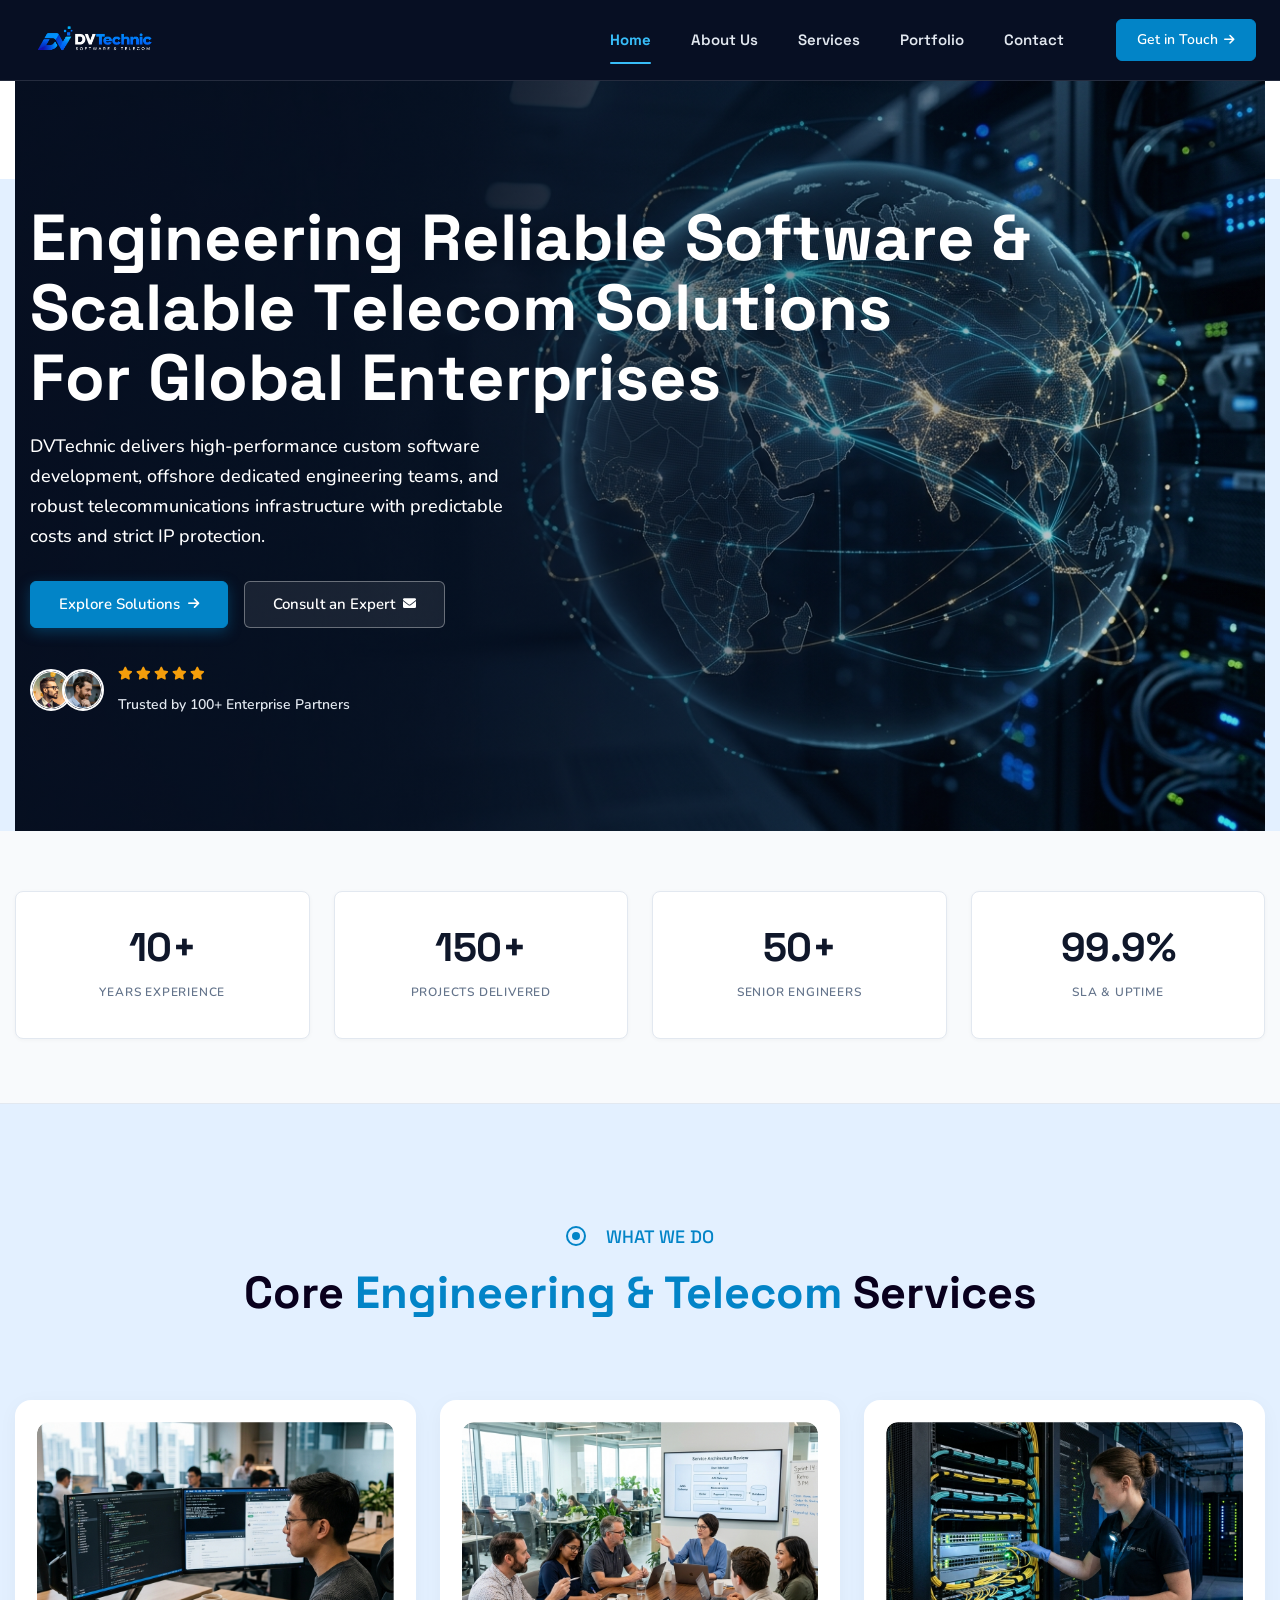
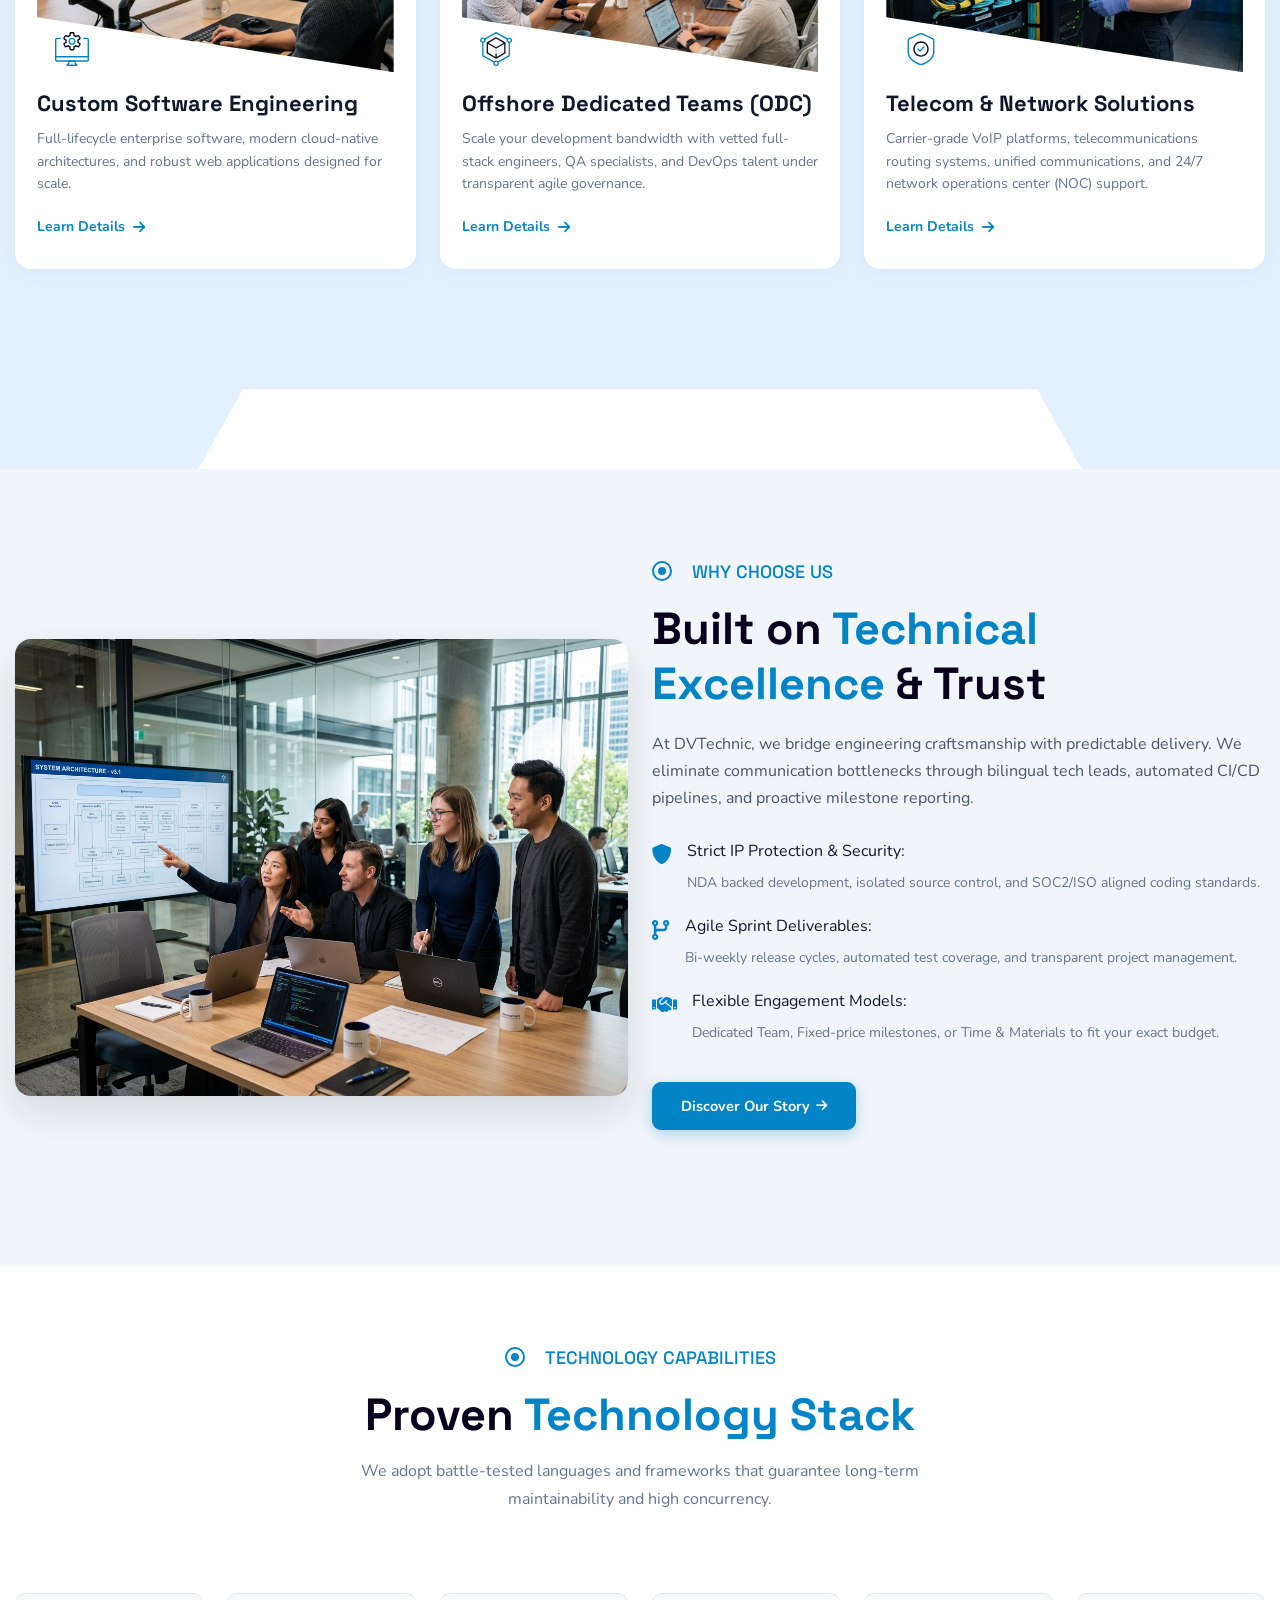
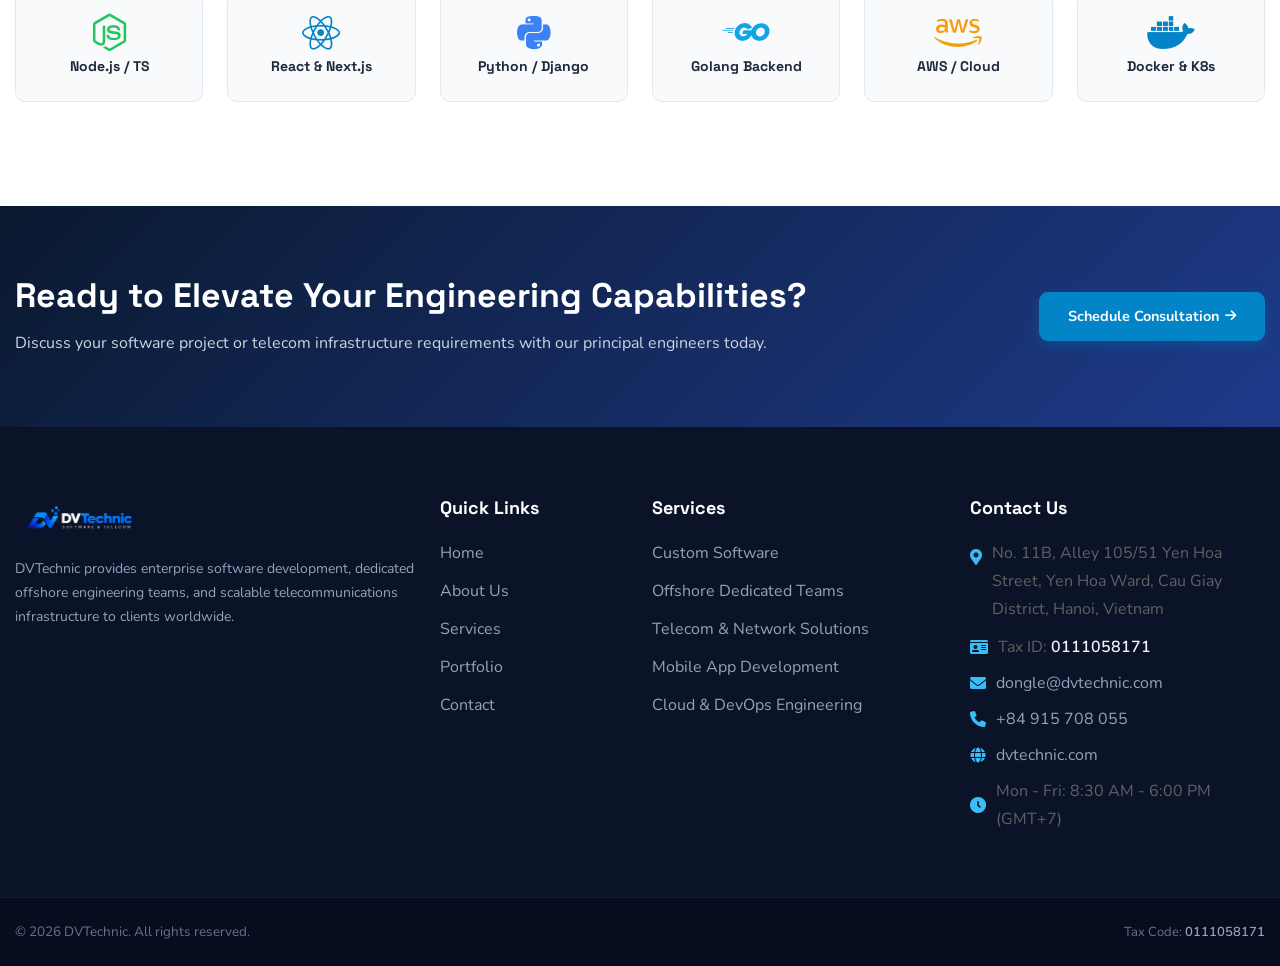
<file: index.html>
<!DOCTYPE html>
<html lang="en">

<head>
	<meta charset="utf-8">
	<title>DVTechnic - Enterprise Software Outsourcing & Telecom Solutions</title>
	<!-- Stylesheets -->
	<link href="css/bootstrap.min.css" rel="stylesheet">
	<link href="css/style.css" rel="stylesheet">
	<link href="css/responsive.css" rel="stylesheet">
	<link rel="shortcut icon" href="images/favicon.png" type="image/x-icon">
	<link rel="icon" href="images/favicon.png" type="image/x-icon">
	<meta http-equiv="X-UA-Compatible" content="IE=edge">
	<meta name="viewport" content="width=device-width, initial-scale=1.0, maximum-scale=1.0, user-scalable=0">
	<meta name="description" content="DVTechnic provides enterprise software development, offshore engineering teams, and telecommunications infrastructure solutions for global businesses.">
	<link rel="canonical" href="https://dvtechnic.com/">
	<meta property="og:type" content="website">
	<meta property="og:url" content="https://dvtechnic.com/">
	<meta property="og:site_name" content="DVTechnic">
	<meta property="og:title" content="DVTechnic - Enterprise Software Outsourcing & Telecom Solutions">
	<meta property="og:description" content="DVTechnic provides enterprise software development, offshore engineering teams, and telecommunications infrastructure solutions for global businesses.">
	<meta property="og:image" content="https://dvtechnic.com/images/logo-dvtechnic-white.png">
</head>

<body>

	<div class="page-wrapper">

		<!-- Main Header-->
		<header class="main-header">
			<!-- Header Lower -->
			<div class="header-lower style_corporate">
				<!-- Main box -->
				<div class="main-box">
					<div class="logo-box">
						<div class="logo">
							<a href="index.html">
								<img src="images/logo-dvtechnic-white.png" alt="DVTechnic" title="DVTechnic" style="height: 48px; width: auto;">
							</a>
						</div>
					</div>
					<!--Nav Box-->
					<div class="nav-outer">
						<nav class="nav main-menu">
							<ul class="navigation">
								<li class="current"><a href="index.html">Home</a></li>
								<li><a href="about.html">About Us</a></li>
								<li><a href="services.html">Services</a></li>
								<li><a href="portfolio.html">Portfolio</a></li>
								<li><a href="contact.html">Contact</a></li>
							</ul>
						</nav>
						<!-- Main Menu End-->

						<div class="outer-box">
							<div class="menu-btn">
								<a href="contact.html" class="theme-btn btn-style-one">
									<span class="btn-title">Get in Touch <i class="fa-solid fa-arrow-right"></i></span>
								</a>
							</div>
							<!-- Mobile Nav toggler -->
							<div class="mobile-nav-toggler"><span class="icon lnr-icon-bars"></span></div>
						</div>
					</div>
				</div>

			</div>
			<!-- End Header Lower -->

			<!-- Mobile Menu  -->
			<div class="mobile-menu">
				<div class="menu-backdrop"></div>
				<nav class="menu-box">
					<div class="upper-box">
						<div class="nav-logo">
							<a href="index.html"><img src="images/logo-dvtechnic-white.png" alt="DVTechnic" style="height: 42px; width: auto;"></a>
						</div>
						<div class="close-btn"><i class="icon fa fa-times"></i></div>
					</div>

					<ul class="navigation clearfix">
						<!--Keep This Empty / Menu will come through Javascript-->
					</ul>
					<ul class="contact-list-one">
						<li>
							<div class="contact-info-box">
								<i class="icon lnr-icon-phone-handset"></i>
								<span class="title">Call Us</span>
								<a href="tel:+84915708055">+84 915 708 055</a>
							</div>
						</li>
						<li>
							<div class="contact-info-box">
								<span class="icon lnr-icon-envelope1"></span>
								<span class="title">Send Email</span>
								<a href="mailto:dongle@dvtechnic.com">dongle@dvtechnic.com</a>
							</div>
						</li>
						<li>
							<div class="contact-info-box">
								<span class="icon lnr-icon-clock"></span>
								<span class="title">Working Hours</span>
								Mon - Fri: 8:30 AM - 6:00 PM (GMT+7)
							</div>
						</li>
					</ul>
				</nav>
			</div><!-- End Mobile Menu -->

			<!-- Sticky Header  -->
			<div class="sticky-header">
				<div class="auto-container">
					<div class="inner-container">
						<div class="logo">
							<a href="index.html"><img src="images/logo-dvtechnic-white.png" alt="DVTechnic" style="height: 42px; width: auto;"></a>
						</div>
						<div class="nav-outer">
							<nav class="main-menu">
								<div class="navbar-collapse show collapse clearfix">
									<ul class="navigation clearfix">
										<!--Keep This Empty / Menu will come through Javascript-->
									</ul>
								</div>
							</nav>
							<div class="mobile-nav-toggler"><span class="icon lnr-icon-bars"></span></div>
						</div>
					</div>
				</div>
			</div><!-- End Sticky Menu -->
		</header>
		<!--End Main Header -->

		<!-- Preloader -->
		<div class="preloader">
			<div class="loader"></div>
		</div>

		<!-- Banner Section Three -->
		<div class="banner">
			<div class="banner-section banner-style_three d-flex align-items-center"
				style="background: linear-gradient(90deg, rgba(6, 14, 32, 0.88) 0%, rgba(6, 14, 32, 0.60) 45%, rgba(6, 14, 32, 0.10) 100%), url(images/home-3/banner-global-tech.jpg) no-repeat center right / cover;">
				<div class="auto-container">
					<div class="row d-flex align-items-center">
						<div class="col-xl-12">
							<div class="banner-content-wrap">
								<div class="banner-title">
									<h1 class="text-anime-3">Engineering Reliable Software &amp;</h1>
									<h1 class="text-anime-3">Scalable Telecom Solutions</h1>
									<h1 class="text-anime-3">For Global Enterprises</h1>
								</div>
								<p class="banner-desc">DVTechnic delivers high-performance custom software development, offshore dedicated engineering teams, and robust telecommunications infrastructure with predictable costs and strict IP protection.</p>
								<!-- Action Buttons (Clean Corporate Style) -->
								<div class="banner-action-area" style="margin-top: 30px; display: flex; align-items: center; flex-wrap: wrap; gap: 16px;">
									<a href="services.html" class="corp-btn corp-btn-primary">
										Explore Solutions <i class="fa-solid fa-arrow-right"></i>
									</a>
									<a href="contact.html" class="corp-btn corp-btn-outline">
										Consult an Expert <i class="fa-solid fa-envelope"></i>
									</a>
								</div>

								<!-- Trust Rating Badge -->
								<div class="banner-trust-box" style="margin-top: 32px; display: flex; align-items: center; gap: 14px;">
									<div class="author-avatars" style="display: flex; align-items: center;">
										<img src="images/main-home/author1.png" alt="Partner" style="width: 42px; height: 42px; border-radius: 50%; border: 2px solid #ffffff; margin-right: -10px;">
										<img src="images/main-home/author2.png" alt="Partner" style="width: 42px; height: 42px; border-radius: 50%; border: 2px solid #ffffff;">
									</div>
									<div class="trust-info">
										<ul style="display: flex; list-style: none; padding: 0; margin: 0 0 3px 0; color: #f59e0b; font-size: 13px; gap: 3px;">
											<li><i class="fa-solid fa-star"></i></li>
											<li><i class="fa-solid fa-star"></i></li>
											<li><i class="fa-solid fa-star"></i></li>
											<li><i class="fa-solid fa-star"></i></li>
											<li><i class="fa-solid fa-star"></i></li>
										</ul>
										<div style="color: #e2e8f0; font-size: 14px; font-weight: 600;">Trusted by 100+ Enterprise Partners</div>
									</div>
								</div>
							</div>
						</div>
					</div>
				</div>
			</div>
		</div>
		<!--END Banner Section  -->

		<!-- Counter / Metric Highlights Section -->
		<section class="metrics-section" style="padding: 60px 0 40px; background-color: #f8fafc; border-bottom: 1px solid #e2e8f0;">
			<div class="auto-container">
				<div class="row">
					<div class="col-lg-3 col-md-6 mb-4">
						<div style="background: #ffffff; padding: 32px 20px; border-radius: 8px; border: 1px solid #e2e8f0; box-shadow: 0 1px 4px rgba(0,0,0,0.04); text-align: center;">
							<h2 style="font-size: 40px; font-weight: 800; color: #0f172a; margin-bottom: 6px; letter-spacing: -0.5px;">10+</h2>
							<p style="color: #64748b; font-weight: 600; text-transform: uppercase; letter-spacing: 0.8px; font-size: 12px; margin: 0;">Years Experience</p>
						</div>
					</div>
					<div class="col-lg-3 col-md-6 mb-4">
						<div style="background: #ffffff; padding: 32px 20px; border-radius: 8px; border: 1px solid #e2e8f0; box-shadow: 0 1px 4px rgba(0,0,0,0.04); text-align: center;">
							<h2 style="font-size: 40px; font-weight: 800; color: #0f172a; margin-bottom: 6px; letter-spacing: -0.5px;">150+</h2>
							<p style="color: #64748b; font-weight: 600; text-transform: uppercase; letter-spacing: 0.8px; font-size: 12px; margin: 0;">Projects Delivered</p>
						</div>
					</div>
					<div class="col-lg-3 col-md-6 mb-4">
						<div style="background: #ffffff; padding: 32px 20px; border-radius: 8px; border: 1px solid #e2e8f0; box-shadow: 0 1px 4px rgba(0,0,0,0.04); text-align: center;">
							<h2 style="font-size: 40px; font-weight: 800; color: #0f172a; margin-bottom: 6px; letter-spacing: -0.5px;">50+</h2>
							<p style="color: #64748b; font-weight: 600; text-transform: uppercase; letter-spacing: 0.8px; font-size: 12px; margin: 0;">Senior Engineers</p>
						</div>
					</div>
					<div class="col-lg-3 col-md-6 mb-4">
						<div style="background: #ffffff; padding: 32px 20px; border-radius: 8px; border: 1px solid #e2e8f0; box-shadow: 0 1px 4px rgba(0,0,0,0.04); text-align: center;">
							<h2 style="font-size: 40px; font-weight: 800; color: #0f172a; margin-bottom: 6px; letter-spacing: -0.5px;">99.9%</h2>
							<p style="color: #64748b; font-weight: 600; text-transform: uppercase; letter-spacing: 0.8px; font-size: 12px; margin: 0;">SLA &amp; Uptime</p>
						</div>
					</div>
				</div>
			</div>
		</section>

		<!-- Service Section Three-->
		<section class="service-section-three">
			<div class="auto-container">
				<div class="row">
					<div class="col-lg-12">
						<div class="sec-title pb-30 text-center">
							<div class="section-sub-title">
								<h5 class="sub-title">WHAT WE DO</h5>
							</div>
							<div class="section-title">
								<h1 class="title title-anim">Core <span>Engineering &amp; Telecom</span> Services</h1>
							</div>
						</div>
					</div>
				</div>
				<div class="row">
					<!-- Service 1 -->
					<div class="col-lg-4 col-md-6">
						<div class="service-single-box">
							<div class="service-thumb">
								<img src="images/home-3/service-software-eng.jpg" alt="Custom Software Engineering">
								<div class="service-icon">
									<svg width="34" height="34" viewBox="0 0 60 60" fill="none"
										xmlns="http://www.w3.org/2000/svg">
										<g clip-path="url(#clip0_software)">
											<path
												d="M56.25 52.5H3.75C1.6825 52.5 0 50.8175 0 48.75V13.75C0 11.6825 1.6825 10 3.75 10H8.75C9.08152 10 9.39946 10.1317 9.63388 10.3661C9.8683 10.6005 10 10.9185 10 11.25C10 11.5815 9.8683 11.8995 9.63388 12.1339C9.39946 12.3683 9.08152 12.5 8.75 12.5H3.75C3.41848 12.5 3.10054 12.6317 2.86612 12.8661C2.6317 13.1005 2.5 13.4185 2.5 13.75V48.75C2.5 49.0815 2.6317 49.3995 2.86612 49.6339C3.10054 49.8683 3.41848 50 3.75 50H56.25C56.5815 50 56.8995 49.8683 57.1339 49.6339C57.3683 49.3995 57.5 49.0815 57.5 48.75V13.75C57.5 13.4185 57.3683 13.1005 57.1339 12.8661C56.8995 12.6317 56.5815 12.5 56.25 12.5H51.25C50.9185 12.5 50.6005 12.3683 50.3661 12.1339C50.1317 11.8995 50 11.5815 50 11.25C50 10.9185 50.1317 10.6005 50.3661 10.3661C50.6005 10.1317 50.9185 10 51.25 10H56.25C58.3175 10 60 11.6825 60 13.75V48.75C60 50.8175 58.3175 52.5 56.25 52.5Z"
												fill="#0284c7" />
											<path
												d="M38.75 60H21.25C21.0024 60.0004 20.7603 59.9274 20.5544 59.79C20.3484 59.6527 20.1878 59.4573 20.093 59.2287C19.9982 59 19.9735 58.7483 20.0219 58.5055C20.0703 58.2627 20.1897 58.0398 20.365 57.865C23.655 54.575 23.7 51.39 23.7 51.255C23.7013 50.9234 23.8333 50.6057 24.0673 50.3708C24.3013 50.1359 24.6184 50.0026 24.95 50H35C35.3302 50 35.647 50.1307 35.8812 50.3635C36.1154 50.5963 36.248 50.9123 36.25 51.2425C36.2525 51.4 36.35 54.5825 39.635 57.865C39.8115 58.0393 39.932 58.2624 39.9811 58.5056C40.0303 58.7487 40.0057 59.001 39.9107 59.2302C39.8157 59.4594 39.6546 59.6551 39.4478 59.7922C39.241 59.9293 38.9981 60.0017 38.75 60ZM23.925 57.5H36.0675C34.9977 56.0055 34.2565 54.3015 33.8925 52.5H26.0675C25.86 53.6625 25.3175 55.5 23.925 57.5ZM58.75 45H1.25C0.918479 45 0.600537 44.8683 0.366117 44.6339C0.131696 44.3995 0 44.0815 0 43.75C0 43.4185 0.131696 43.1005 0.366117 42.8661C0.600537 42.6317 0.918479 42.5 1.25 42.5H58.75C59.0815 42.5 59.3995 42.6317 59.6339 42.8661C59.8683 43.1005 60 43.4185 60 43.75C60 44.0815 59.8683 44.3995 59.6339 44.6339C59.3995 44.8683 59.0815 45 58.75 45ZM30 22.5C26.5525 22.5 23.75 19.695 23.75 16.25C23.75 12.805 26.5525 10 30 10C33.4475 10 36.25 12.805 36.25 16.25C36.25 19.695 33.4475 22.5 30 22.5ZM30 12.5C27.9325 12.5 26.25 14.1825 26.25 16.25C26.25 18.3175 27.9325 20 30 20C32.0675 20 33.75 18.3175 33.75 16.25C33.75 14.1825 32.0675 12.5 30 12.5Z"
												fill="#0284c7" />
											<path
												d="M31.995 32.5H28.005C27.3846 32.5016 26.786 32.2715 26.3264 31.8549C25.8667 31.4383 25.5792 30.8651 25.52 30.2475L25.2 27.07C24.4364 26.7291 23.7115 26.3075 23.0375 25.8125L20.12 27.13C19.5552 27.3879 18.9144 27.4255 18.3234 27.2354C17.7323 27.0453 17.2336 26.6413 16.925 26.1025L14.9325 22.65C14.6199 22.1141 14.5186 21.4807 14.6486 20.874C14.7785 20.2673 15.1303 19.7309 15.635 19.37L18.21 17.52C18.1625 17.1325 18.125 16.7 18.125 16.25C18.125 15.8 18.1625 15.3675 18.21 14.9825L15.635 13.1325C15.1301 12.7712 14.7782 12.2344 14.6483 11.6272C14.5184 11.0201 14.6197 10.3864 14.9325 9.85001L16.925 6.40001C17.2335 5.86183 17.7317 5.45805 18.322 5.26757C18.9124 5.0771 19.5526 5.11362 20.1175 5.37001L23.0375 6.69001C23.72 6.19001 24.4425 5.77001 25.2 5.43251L25.52 2.25001C25.5797 1.63292 25.8676 1.06031 26.3271 0.644192C26.7867 0.228071 27.385 -0.00163269 28.005 8.7366e-06H31.995C33.285 8.7366e-06 34.3525 0.967509 34.48 2.25251L34.8 5.43001C35.5575 5.76751 36.2825 6.19001 36.9625 6.68751L39.88 5.37001C40.4449 5.11269 41.0854 5.0754 41.6763 5.26544C42.2673 5.45547 42.766 5.85916 43.075 6.39751L45.0675 9.85001C45.3801 10.386 45.4814 11.0193 45.3514 11.626C45.2215 12.2328 44.8697 12.7691 44.365 13.13L41.79 14.98C41.8375 15.3675 41.875 15.8 41.875 16.25C41.875 16.7 41.8375 17.1325 41.79 17.5175L44.365 19.3675C45.4125 20.1225 45.715 21.535 45.0675 22.65L43.075 26.1C42.7652 26.6369 42.267 27.0396 41.6771 27.2299C41.0872 27.4203 40.4476 27.3847 39.8825 27.13L36.9625 25.81C36.28 26.31 35.5575 26.73 34.8 27.0675L34.48 30.25C34.4202 30.8671 34.1324 31.4397 33.6728 31.8558C33.2132 32.2719 32.615 32.5017 31.995 32.5ZM23.2125 23.1125C23.506 23.1128 23.7901 23.2163 24.015 23.405C24.8625 24.115 25.8 24.6575 26.7975 25.0225C27.2475 25.1875 27.565 25.595 27.61 26.0725L28.005 30H31.995L32.3875 26.0725C32.4109 25.8389 32.4995 25.6167 32.6432 25.431C32.7868 25.2453 32.9798 25.1038 33.2 25.0225C34.2139 24.648 35.1553 24.1008 35.9825 23.405C36.1629 23.2541 36.3823 23.1571 36.6153 23.1253C36.8484 23.0934 37.0857 23.128 37.3 23.225L40.9075 24.855L42.9025 21.4025L39.7075 19.1075C39.5173 18.9694 39.3696 18.7806 39.2812 18.5628C39.1928 18.3449 39.1673 18.1066 39.2075 17.875C39.3025 17.3425 39.375 16.8075 39.375 16.25C39.375 15.6925 39.3025 15.1575 39.21 14.63C39.1698 14.3984 39.1953 14.1601 39.2837 13.9422C39.3721 13.7244 39.5198 13.5357 39.71 13.3975L42.905 11.1025L40.9125 7.65001L37.3025 9.27751C37.0881 9.37392 36.8509 9.40817 36.6179 9.37634C36.385 9.34452 36.1657 9.2479 35.985 9.09751C35.1591 8.39989 34.2174 7.85244 33.2026 7.48001C32.9818 7.39948 32.7884 7.25815 32.6446 7.07235C32.5008 6.88655 32.4125 6.66386 32.39 6.43001L31.995 2.50001H28.005L27.6125 6.42751C27.5891 6.66108 27.5005 6.88337 27.3568 7.06902C27.2131 7.25467 27.0202 7.39622 26.8 7.47751C25.7845 7.85137 24.842 8.39959 24.015 9.09751C23.8343 9.2479 23.615 9.34452 23.382 9.37634C23.1491 9.40817 22.9119 9.37392 22.6975 9.27751L19.09 7.64751L17.095 11.1L20.29 13.395C20.4802 13.5332 20.6279 13.7219 20.7163 13.9397C20.8047 14.1576 20.8302 14.3959 20.79 14.6275C20.6975 15.1575 20.625 15.6925 20.625 16.25C20.625 16.8075 20.6975 17.3425 20.79 17.87C20.8302 18.1016 20.8047 18.3399 20.7163 18.5578C20.6279 18.7756 20.4802 18.9644 20.29 19.1025L17.095 21.4L19.0875 24.85L22.6975 23.2225C22.8595 23.1499 23.035 23.1124 23.2125 23.1125Z"
												fill="#070f23" />
										</g>
										<defs>
											<clipPath id="clip0_software">
												<rect width="60" height="60" fill="white" />
											</clipPath>
										</defs>
									</svg>
								</div>
							</div>
							<div class="service-title">
								<h3><a href="services.html">Custom Software Engineering</a></h3>
								<p>Full-lifecycle enterprise software, modern cloud-native architectures, and robust web applications designed for scale.</p>
								<a href="services.html" class="service-link">Learn Details <i class="fa-solid fa-arrow-right"></i></a>
							</div>
							<img class="box-sp bounce-animate" src="images/home-3/box-sp.png" alt="">
						</div>
					</div>

					<!-- Service 2 -->
					<div class="col-lg-4 col-md-6">
						<div class="service-single-box">
							<div class="service-thumb">
								<img src="images/home-3/service-offshore-team.jpg" alt="Offshore Dedicated Teams (ODC)">
								<div class="service-icon">
									<svg width="34" height="34" viewBox="0 0 60 60" fill="none"
										xmlns="http://www.w3.org/2000/svg">
										<g clip-path="url(#clip0_odc)">
											<path
												d="M56.6451 14.6512C56.6451 11.9371 54.4373 9.72928 51.7232 9.72928C50.3299 9.72928 49.0705 10.3125 48.1742 11.2464L28.9669 0.156903C28.7888 0.0541132 28.5868 0 28.3812 0C28.1755 0 27.9735 0.0541132 27.7955 0.156903L8.58741 11.2465C7.69127 10.3125 6.43244 9.72928 5.03896 9.72928C2.32489 9.72928 0.117065 11.9371 0.117065 14.6512C0.117065 16.9611 1.71692 18.9035 3.86708 19.4308V41.6017C3.86708 42.0201 4.09044 42.4069 4.45302 42.6166L23.6545 53.7028C23.524 54.1496 23.4577 54.6128 23.4576 55.0783C23.4576 57.7919 25.6654 60.0002 28.3795 60.0002C31.0931 60.0002 33.3009 57.7919 33.3009 55.0783C33.3009 54.6014 33.2318 54.1408 33.1045 53.7041L52.3093 42.6166C52.6718 42.4074 52.8952 42.0201 52.8952 41.6017V19.4308C55.0453 18.9035 56.6453 16.9611 56.6453 14.6512H56.6451ZM2.46082 14.6512C2.46082 13.2295 3.61712 12.073 5.03896 12.073C6.46033 12.073 7.61663 13.2295 7.61663 14.6512C7.61663 16.0727 6.46033 17.2293 5.03896 17.2293C3.61712 17.2293 2.46082 16.0727 2.46082 14.6512ZM28.3795 57.6565C26.9577 57.6565 25.8014 56.5002 25.8014 55.0783C25.8014 53.657 26.9577 52.5002 28.3795 52.5002C29.8009 52.5002 30.9577 53.657 30.9577 55.0783C30.9577 56.5002 29.8009 57.6565 28.3795 57.6565ZM31.9309 51.6758C31.0341 50.7406 29.7743 50.1564 28.3795 50.1564C26.9856 50.1564 25.7258 50.74 24.8295 51.6744L6.21084 40.9252V19.4308C8.36053 18.9035 9.96039 16.9611 9.96039 14.6512C9.96039 14.1733 9.89078 13.7113 9.76316 13.2739L28.3808 2.52504L46.9993 13.2739C46.8684 13.7213 46.8019 14.185 46.8019 14.6512C46.8019 16.9611 48.4018 18.9035 50.5515 19.4308V40.9252L31.9309 51.6758ZM51.7231 17.2293C50.3018 17.2293 49.145 16.0727 49.145 14.6512C49.145 13.2295 50.3018 12.073 51.7231 12.073C53.145 12.073 54.3013 13.2295 54.3013 14.6512C54.3013 16.0727 53.145 17.2293 51.7231 17.2293Z"
												fill="#0284c7" />
											<path
												d="M44.4357 18.1792L28.9669 9.2487C28.7888 9.14591 28.5868 9.0918 28.3812 9.0918C28.1756 9.0918 27.9736 9.14591 27.7955 9.2487L12.3267 18.1792C11.9641 18.3889 11.7407 18.7757 11.7407 19.1941V37.0556C11.7407 37.474 11.9641 37.8613 12.3267 38.0705L27.7955 47.0015C27.9766 47.1058 28.1786 47.1585 28.3809 47.1585C28.5837 47.1585 28.7856 47.1058 28.9669 47.0015L44.4357 38.0706C44.7982 37.8613 45.0216 37.4741 45.0216 37.0556V19.1941C45.0216 18.7757 44.7982 18.3889 44.4357 18.1792ZM28.3809 11.6167L41.506 19.1941L28.3809 26.7719L15.2564 19.1941L28.3809 11.6167ZM29.5528 43.957V38.672C29.5528 38.0248 29.0282 37.5001 28.3809 37.5001C27.7341 37.5001 27.2095 38.0248 27.2095 38.672V43.957L14.0845 36.3791V21.2238L27.7955 29.14C27.9766 29.2442 28.1786 29.297 28.3809 29.297C28.5837 29.297 28.7856 29.2442 28.9669 29.14L42.6779 21.2239V36.3791L29.5528 43.957Z"
												fill="#070f23" />
											<path
												d="M28.38 32.2266C28.069 32.2274 27.7708 32.3508 27.5501 32.5699C27.3311 32.7902 27.2077 33.0878 27.2067 33.3984C27.2078 33.7089 27.3312 34.0064 27.5501 34.2265C27.7708 34.4458 28.0689 34.5693 28.38 34.5703C28.6881 34.5703 28.9906 34.4449 29.2085 34.2265C29.4274 34.0064 29.5508 33.7089 29.5519 33.3984C29.5519 33.0899 29.4265 32.7879 29.2085 32.5699C28.9883 32.3508 28.6906 32.2274 28.38 32.2266Z"
												fill="#0284c7" />
										</g>
										<defs>
											<clipPath id="clip0_odc">
												<rect width="60" height="60" fill="white" />
											</clipPath>
										</defs>
									</svg>
								</div>
							</div>
							<div class="service-title">
								<h3><a href="services.html">Offshore Dedicated Teams (ODC)</a></h3>
								<p>Scale your development bandwidth with vetted full-stack engineers, QA specialists, and DevOps talent under transparent agile governance.</p>
								<a href="services.html" class="service-link">Learn Details <i class="fa-solid fa-arrow-right"></i></a>
							</div>
							<img class="box-sp bounce-animate" src="images/home-3/box-sp.png" alt="">
						</div>
					</div>

					<!-- Service 3 -->
					<div class="col-lg-4 col-md-6">
						<div class="service-single-box">
							<div class="service-thumb">
								<img src="images/home-3/service-telecom-network.jpg" alt="Telecom & Network Solutions">
								<div class="service-icon">
									<svg width="34" height="34" viewBox="0 0 60 60" fill="none"
										xmlns="http://www.w3.org/2000/svg">
										<path fill-rule="evenodd" clip-rule="evenodd"
											d="M53.75 15.7488C53.7497 14.54 53.399 13.3571 52.7403 12.3435C52.0816 11.3299 51.1432 10.5289 50.0387 10.0376L32.5387 2.26007C31.7394 1.90525 30.8746 1.72192 30 1.72192C29.1254 1.72192 28.2606 1.90525 27.4613 2.26007L9.96125 10.0376C8.85675 10.5289 7.91836 11.3299 7.25969 12.3435C6.60101 13.3571 6.25029 14.54 6.25 15.7488V35.0001C6.25 42.7176 10.52 48.2076 15.475 51.9463C20.2913 55.5788 25.7363 57.5351 28.2575 58.3076L28.2775 58.3138C29.4026 58.6374 30.596 58.6378 31.7213 58.3151L31.7438 58.3088C34.265 57.5351 39.7087 55.5801 44.525 51.9463C49.48 48.2076 53.75 42.7176 53.75 35.0001V15.7488ZM51.25 15.7488V35.0001C51.25 41.8263 47.4025 46.6426 43.0188 49.9501C38.5037 53.3576 33.3963 55.1863 31.0225 55.9151C30.356 56.1038 29.6502 56.1038 28.9837 55.9151C26.605 55.1851 21.4975 53.3576 16.9812 49.9501C12.5975 46.6426 8.75 41.8263 8.75 35.0001V15.7488C8.75015 15.0235 8.96066 14.3137 9.35602 13.7056C9.75138 13.0975 10.3146 12.6171 10.9775 12.3226L28.4775 4.54507C28.9567 4.33181 29.4754 4.22162 30 4.22162C30.5246 4.22162 31.0433 4.33181 31.5225 4.54507L49.0225 12.3226C49.6854 12.6171 50.2486 13.0975 50.644 13.7056C51.0393 14.3137 51.2499 15.0235 51.25 15.7488Z"
												fill="#0284c7" />
										<path fill-rule="evenodd" clip-rule="evenodd"
											d="M30 16.5288C22.4875 16.5288 16.3888 22.6276 16.3888 30.1388C16.3888 37.6513 22.4875 43.7501 30 43.7501C37.5125 43.7501 43.6113 37.6513 43.6113 30.1388C43.6113 22.6276 37.5125 16.5288 30 16.5288ZM30 19.0288C36.1325 19.0288 41.1113 24.0063 41.1113 30.1388C41.1113 36.2713 36.1325 41.2501 30 41.2501C23.8675 41.2501 18.8888 36.2713 18.8888 30.1388C18.8888 24.0063 23.8675 19.0288 30 19.0288Z"
												fill="#070f23" />
										<path fill-rule="evenodd" clip-rule="evenodd"
											d="M23.7563 31.0613L27.2913 34.5963C27.5257 34.8307 27.8436 34.9623 28.175 34.9623C28.5065 34.9623 28.8244 34.8307 29.0588 34.5963L36.1288 27.5263C36.3565 27.2906 36.4825 26.9748 36.4796 26.6471C36.4768 26.3194 36.3453 26.0058 36.1136 25.7741C35.8818 25.5423 35.5683 25.4109 35.2405 25.408C34.9128 25.4052 34.597 25.5312 34.3613 25.7588L28.175 31.9451L25.5238 29.2938C25.288 29.0662 24.9723 28.9402 24.6445 28.943C24.3168 28.9459 24.0033 29.0773 23.7715 29.3091C23.5398 29.5408 23.4083 29.8544 23.4054 30.1821C23.4026 30.5098 23.5286 30.8256 23.7563 31.0613Z"
												fill="#0284c7" />
									</svg>
								</div>
							</div>
							<div class="service-title">
								<h3><a href="services.html">Telecom &amp; Network Solutions</a></h3>
								<p>Carrier-grade VoIP platforms, telecommunications routing systems, unified communications, and 24/7 network operations center (NOC) support.</p>
								<a href="services.html" class="service-link">Learn Details <i class="fa-solid fa-arrow-right"></i></a>
							</div>
							<img class="box-sp bounce-animate" src="images/home-3/box-sp.png" alt="">
						</div>
					</div>
				</div>
			</div>
			<div class="service-bg-bular"></div>
		</section>

		<!-- Why Choose DVTechnic Section -->
		<section class="about-section" style="padding: 90px 0; background: #f1f5f9;">
			<div class="auto-container">
				<div class="row align-items-center">
					<div class="col-lg-6 mb-4 mb-lg-0">
						<div class="about-image-box" style="position: relative;">
							<img src="images/inner-image/about-why-choose.jpg" alt="DVTechnic Engineering Team" class="img-fluid" style="border-radius: 16px; box-shadow: 0 16px 40px rgba(15, 23, 42, 0.12); width: 100%; height: auto; object-fit: cover;">
						</div>
					</div>
					<div class="col-lg-6">
						<div class="sec-title">
							<div class="section-sub-title">
								<h5 class="sub-title">WHY CHOOSE US</h5>
							</div>
							<div class="section-title">
								<h1 class="title">Built on <span>Technical Excellence</span> &amp; Trust</h1>
							</div>
							<p style="color: #475569; font-size: 16px; line-height: 1.7; margin-top: 20px;">At DVTechnic, we bridge engineering craftsmanship with predictable delivery. We eliminate communication bottlenecks through bilingual tech leads, automated CI/CD pipelines, and proactive milestone reporting.</p>
							
							<ul style="list-style: none; padding-left: 0; margin-top: 25px;">
								<li style="margin-bottom: 15px; display: flex; align-items: flex-start;">
									<i class="fa-solid fa-shield-halved" style="color: #0284c7; font-size: 20px; margin-right: 15px; margin-top: 4px;"></i>
									<div>
										<strong style="color: #0f172a; font-size: 16px;">Strict IP Protection &amp; Security:</strong>
										<p style="color: #64748b; font-size: 14px; margin: 4px 0 0 0;">NDA backed development, isolated source control, and SOC2/ISO aligned coding standards.</p>
									</div>
								</li>
								<li style="margin-bottom: 15px; display: flex; align-items: flex-start;">
									<i class="fa-solid fa-code-branch" style="color: #0284c7; font-size: 20px; margin-right: 15px; margin-top: 4px;"></i>
									<div>
										<strong style="color: #0f172a; font-size: 16px;">Agile Sprint Deliverables:</strong>
										<p style="color: #64748b; font-size: 14px; margin: 4px 0 0 0;">Bi-weekly release cycles, automated test coverage, and transparent project management.</p>
									</div>
								</li>
								<li style="margin-bottom: 15px; display: flex; align-items: flex-start;">
									<i class="fa-solid fa-handshake" style="color: #0284c7; font-size: 20px; margin-right: 15px; margin-top: 4px;"></i>
									<div>
										<strong style="color: #0f172a; font-size: 16px;">Flexible Engagement Models:</strong>
										<p style="color: #64748b; font-size: 14px; margin: 4px 0 0 0;">Dedicated Team, Fixed-price milestones, or Time &amp; Materials to fit your exact budget.</p>
									</div>
								</li>
							</ul>

							<div style="margin-top: 35px;">
								<a href="about.html" class="theme-btn btn-style-one">
									<span class="btn-title">Discover Our Story <i class="fa-solid fa-arrow-right"></i></span>
								</a>
							</div>
						</div>
					</div>
				</div>
			</div>
		</section>

		<!-- Tech Stack Section -->
		<section style="padding: 80px 0; background: #ffffff;">
			<div class="auto-container">
				<div class="sec-title text-center pb-30">
					<div class="section-sub-title">
						<h5 class="sub-title">TECHNOLOGY CAPABILITIES</h5>
					</div>
					<div class="section-title">
						<h1 class="title">Proven <span>Technology Stack</span></h1>
					</div>
					<p style="max-width: 650px; margin: 15px auto 0; color: #64748b;">We adopt battle-tested languages and frameworks that guarantee long-term maintainability and high concurrency.</p>
				</div>

				<div class="row text-center">
					<div class="col-lg-2 col-md-4 col-6 mb-4">
						<div style="padding: 25px 15px; background: #f8fafc; border: 1px solid #e2e8f0; border-radius: 10px;">
							<i class="fa-brands fa-node-js" style="font-size: 38px; color: #22c55e; margin-bottom: 10px;"></i>
							<h6 style="margin: 0; font-weight: 700; color: #1e293b;">Node.js / TS</h6>
						</div>
					</div>
					<div class="col-lg-2 col-md-4 col-6 mb-4">
						<div style="padding: 25px 15px; background: #f8fafc; border: 1px solid #e2e8f0; border-radius: 10px;">
							<i class="fa-brands fa-react" style="font-size: 38px; color: #0284c7; margin-bottom: 10px;"></i>
							<h6 style="margin: 0; font-weight: 700; color: #1e293b;">React &amp; Next.js</h6>
						</div>
					</div>
					<div class="col-lg-2 col-md-4 col-6 mb-4">
						<div style="padding: 25px 15px; background: #f8fafc; border: 1px solid #e2e8f0; border-radius: 10px;">
							<i class="fa-brands fa-python" style="font-size: 38px; color: #3b82f6; margin-bottom: 10px;"></i>
							<h6 style="margin: 0; font-weight: 700; color: #1e293b;">Python / Django</h6>
						</div>
					</div>
					<div class="col-lg-2 col-md-4 col-6 mb-4">
						<div style="padding: 25px 15px; background: #f8fafc; border: 1px solid #e2e8f0; border-radius: 10px;">
							<i class="fa-brands fa-golang" style="font-size: 38px; color: #0ea5e9; margin-bottom: 10px;"></i>
							<h6 style="margin: 0; font-weight: 700; color: #1e293b;">Golang Backend</h6>
						</div>
					</div>
					<div class="col-lg-2 col-md-4 col-6 mb-4">
						<div style="padding: 25px 15px; background: #f8fafc; border: 1px solid #e2e8f0; border-radius: 10px;">
							<i class="fa-brands fa-aws" style="font-size: 38px; color: #f59e0b; margin-bottom: 10px;"></i>
							<h6 style="margin: 0; font-weight: 700; color: #1e293b;">AWS / Cloud</h6>
						</div>
					</div>
					<div class="col-lg-2 col-md-4 col-6 mb-4">
						<div style="padding: 25px 15px; background: #f8fafc; border: 1px solid #e2e8f0; border-radius: 10px;">
							<i class="fa-brands fa-docker" style="font-size: 38px; color: #0284c7; margin-bottom: 10px;"></i>
							<h6 style="margin: 0; font-weight: 700; color: #1e293b;">Docker &amp; K8s</h6>
						</div>
					</div>
				</div>
			</div>
		</section>

		<!-- Call to Action Banner -->
		<section style="padding: 70px 0; background: linear-gradient(135deg, #0a192f 0%, #1e3a8a 100%); color: #ffffff;">
			<div class="auto-container">
				<div class="row align-items-center">
					<div class="col-lg-8 mb-4 mb-lg-0">
						<h2 style="font-size: 34px; font-weight: 800; color: #ffffff; margin-bottom: 12px;">Ready to Elevate Your Engineering Capabilities?</h2>
						<p style="font-size: 16px; color: #cbd5e1; margin: 0;">Discuss your software project or telecom infrastructure requirements with our principal engineers today.</p>
					</div>
					<div class="col-lg-4 text-lg-end">
						<a href="contact.html" class="theme-btn btn-style-one" style="background: #0284c7; border-color: #0284c7;">
							<span class="btn-title">Schedule Consultation <i class="fa-solid fa-arrow-right"></i></span>
						</a>
					</div>
				</div>
			</div>
		</section>

		<!-- Main Footer Section -->
		<footer class="footer-section">
			<div class="main-footer-section" style="background-color: #0b1329; padding: 70px 0 40px;">
				<div class="auto-container">
					<div class="row">
						<!--Footer Column-->
						<div class="col-xl-4 col-lg-12 col-md-6 mb-4">
							<div class="footer-widget-content social">
								<div class="logo mb-3">
									<a href="index.html">
										<img src="images/logo-dvtechnic-white.png" alt="DVTechnic" style="max-height: 44px;">
									</a>
								</div>
								<div class="footer-desc" style="color: #94a3b8; font-size: 14px; line-height: 1.7;">
									DVTechnic provides enterprise software development, dedicated offshore engineering teams, and scalable telecommunications infrastructure to clients worldwide.
								</div>
							</div>
						</div>

						<!--Footer Column-->
						<div class="col-xl-2 col-lg-4 col-md-6 col-sm-12 mb-4">
							<div class="footer-widget-content">
								<h3 class="footer-title" style="color: #ffffff; font-size: 18px; margin-bottom: 20px;">Quick Links</h3>
								<ul class="footer-menu" style="list-style: none; padding-left: 0;">
									<li style="margin-bottom: 10px;"><a href="index.html" style="color: #94a3b8;">Home</a></li>
									<li style="margin-bottom: 10px;"><a href="about.html" style="color: #94a3b8;">About Us</a></li>
									<li style="margin-bottom: 10px;"><a href="services.html" style="color: #94a3b8;">Services</a></li>
									<li style="margin-bottom: 10px;"><a href="portfolio.html" style="color: #94a3b8;">Portfolio</a></li>
									<li style="margin-bottom: 10px;"><a href="contact.html" style="color: #94a3b8;">Contact</a></li>
								</ul>
							</div>
						</div>

						<!--Footer Column-->
						<div class="col-xl-3 col-lg-4 col-md-6 col-sm-12 mb-4">
							<div class="footer-widget-content">
								<h3 class="footer-title" style="color: #ffffff; font-size: 18px; margin-bottom: 20px;">Services</h3>
								<ul class="footer-menu" style="list-style: none; padding-left: 0;">
									<li style="margin-bottom: 10px;"><a href="services.html" style="color: #94a3b8;">Custom Software</a></li>
									<li style="margin-bottom: 10px;"><a href="services.html" style="color: #94a3b8;">Offshore Dedicated Teams</a></li>
									<li style="margin-bottom: 10px;"><a href="services.html" style="color: #94a3b8;">Telecom &amp; Network Solutions</a></li>
									<li style="margin-bottom: 10px;"><a href="services.html" style="color: #94a3b8;">Mobile App Development</a></li>
									<li style="margin-bottom: 10px;"><a href="services.html" style="color: #94a3b8;">Cloud &amp; DevOps Engineering</a></li>
								</ul>
							</div>
						</div>

						<!--Footer Column-->
						<div class="col-xl-3 col-lg-4 col-md-6 col-sm-12 mb-4">
							<div class="footer-widget-content">
								<h3 class="footer-title" style="color: #ffffff; font-size: 18px; margin-bottom: 20px;">Contact Us</h3>
								<div class="footer-content" style="color: #94a3b8; font-size: 13.5px; line-height: 1.6;">
									<p style="margin-bottom: 10px; display: flex; align-items: flex-start; gap: 10px;">
										<i class="fa-solid fa-location-dot" style="color: #38bdf8; margin-top: 4px; flex-shrink: 0;"></i>
										<span>No. 11B, Alley 105/51 Yen Hoa Street, Yen Hoa Ward, Cau Giay District, Hanoi, Vietnam</span>
									</p>
									<p style="margin-bottom: 8px; display: flex; align-items: center; gap: 10px;">
										<i class="fa-solid fa-id-card" style="color: #38bdf8; flex-shrink: 0;"></i>
										<span>Tax ID: <strong style="color: #f1f5f9; font-weight: 600;">0111058171</strong></span>
									</p>
									<p style="margin-bottom: 8px; display: flex; align-items: center; gap: 10px;">
										<i class="fa-solid fa-envelope" style="color: #38bdf8; flex-shrink: 0;"></i>
										<a href="mailto:dongle@dvtechnic.com" style="color: #94a3b8; text-decoration: none; transition: color 0.2s ease;">dongle@dvtechnic.com</a>
									</p>
									<p style="margin-bottom: 8px; display: flex; align-items: center; gap: 10px;">
										<i class="fa-solid fa-phone" style="color: #38bdf8; flex-shrink: 0;"></i>
										<a href="tel:+84915708055" style="color: #94a3b8; text-decoration: none; transition: color 0.2s ease;">+84 915 708 055</a>
									</p>
									<p style="margin-bottom: 8px; display: flex; align-items: center; gap: 10px;">
										<i class="fa-solid fa-globe" style="color: #38bdf8; flex-shrink: 0;"></i>
										<a href="https://dvtechnic.com" target="_blank" style="color: #94a3b8; text-decoration: none; transition: color 0.2s ease;">dvtechnic.com</a>
									</p>
									<p style="margin-bottom: 0; display: flex; align-items: center; gap: 10px;">
										<i class="fa-solid fa-clock" style="color: #38bdf8; flex-shrink: 0;"></i>
										<span>Mon - Fri: 8:30 AM - 6:00 PM (GMT+7)</span>
									</p>
								</div>
							</div>
						</div>
					</div>
				</div>
			</div>

			<!--Footer Bottom-->
			<div class="footer-bottom" style="background-color: #070d1e; padding: 20px 0; border-top: 1px solid rgba(255, 255, 255, 0.06);">
				<div class="auto-container">
					<div class="row align-items-center">
						<div class="col-md-6 text-center text-md-start mb-2 mb-md-0">
							<div class="copyright-text" style="color: #64748b; font-size: 13.5px;">
								&copy; 2026 DVTechnic. All rights reserved.
							</div>
						</div>
						<div class="col-md-6 text-center text-md-end">
							<div style="color: #64748b; font-size: 13px;">
								Tax Code: <strong style="color: #94a3b8; font-weight: 600;">0111058171</strong>
							</div>
						</div>
					</div>
				</div>
			</div>
		</footer>

		<!-- Scroll To Top -->
		<div class="scroll-to-top scroll-to-target" data-target="html"><span class="fa fa-angle-up"></span></div>

		<!-- Scripts -->
		<script src="js/jquery.js"></script>
		<script src="js/popper.min.js"></script>
		<script src="js/bootstrap.min.js"></script>
		<script src="js/magnific.js"></script>
		<script src="js/wow.js"></script>
		<script src="js/appear.js"></script>
		<script src="js/swiper.min.js"></script>
		<script src="js/jquery.counterup.min.js"></script>
		<script src="js/waypoints.min.js"></script>
		<script src="js/nice-select.js"></script>
		<script src="js/knob.js"></script>
		<script src="js/gsap.min.js"></script>
		<script src="js/ScrollTrigger.min.js"></script>
		<script src="js/SplitText.js"></script>
		<script src="js/cusor-text.js"></script>
		<script src="js/script.js"></script>

	</div>

</body>
</html>
</file>
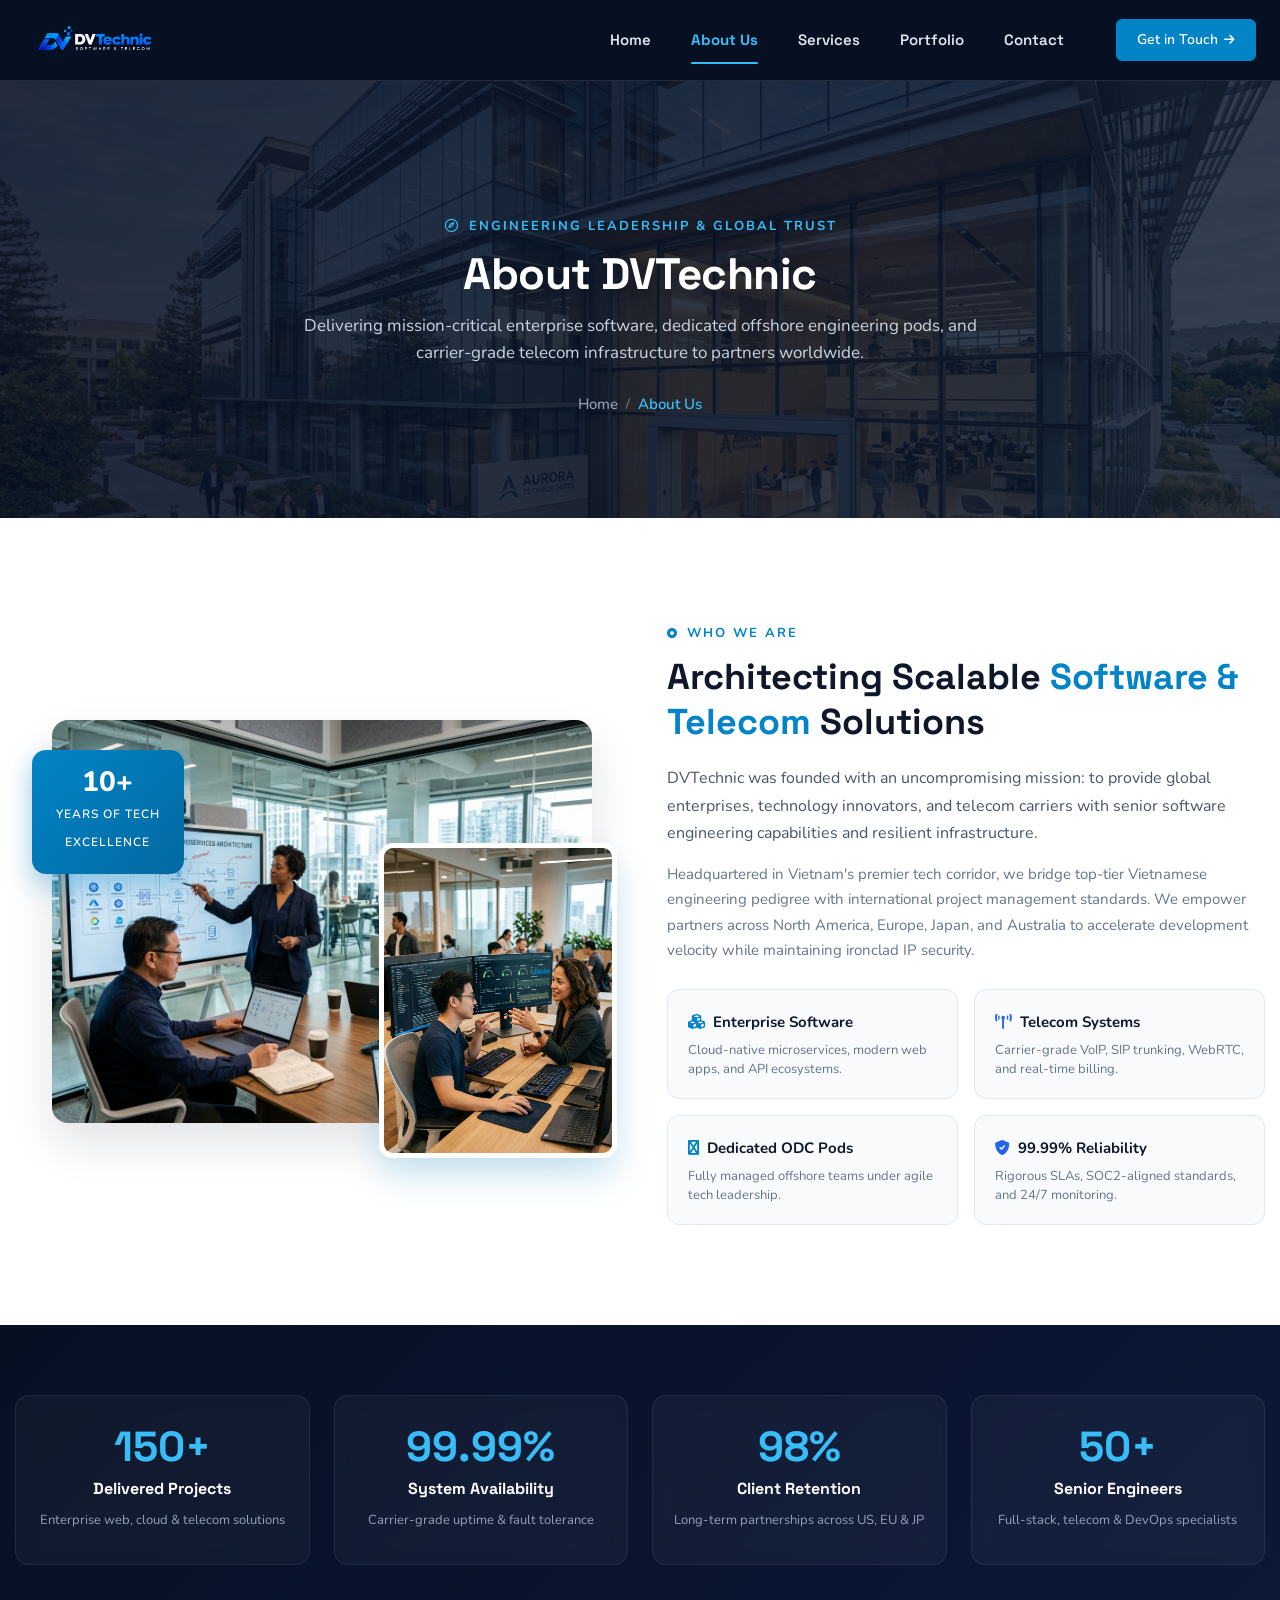
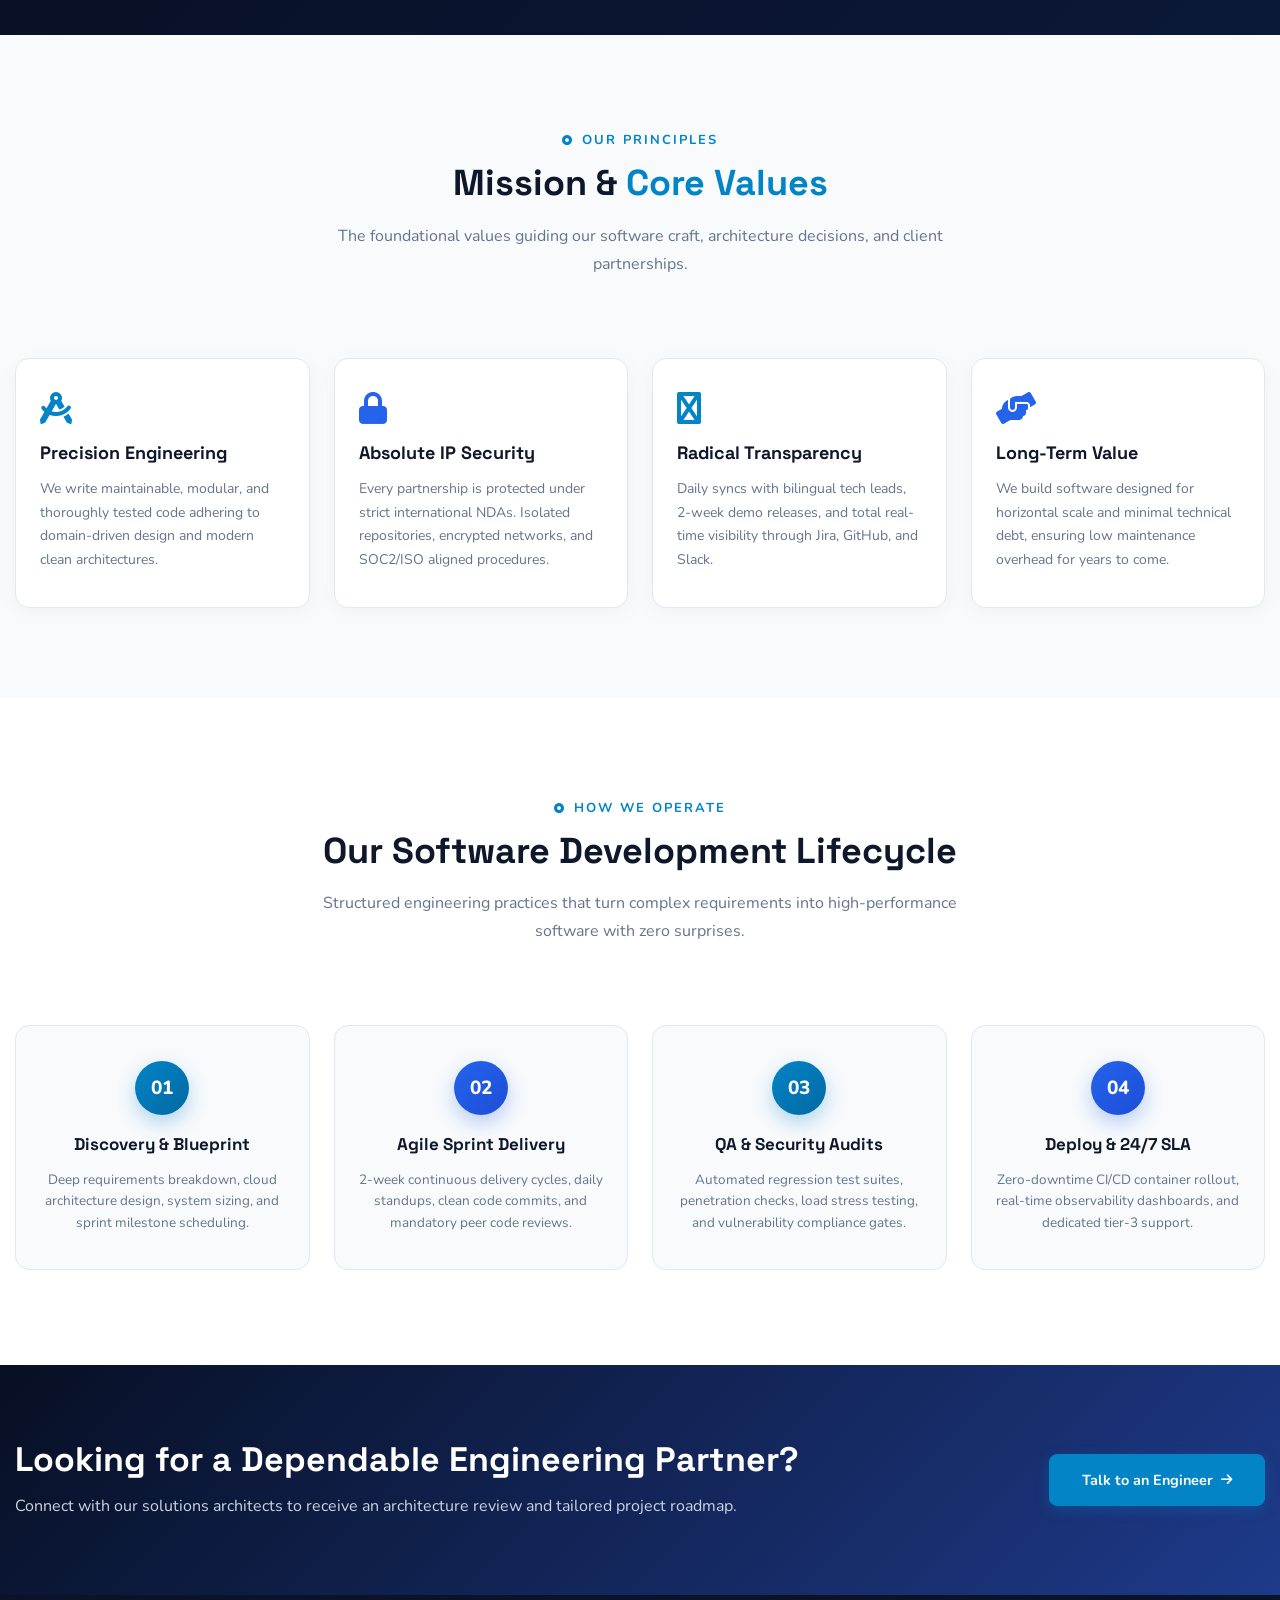
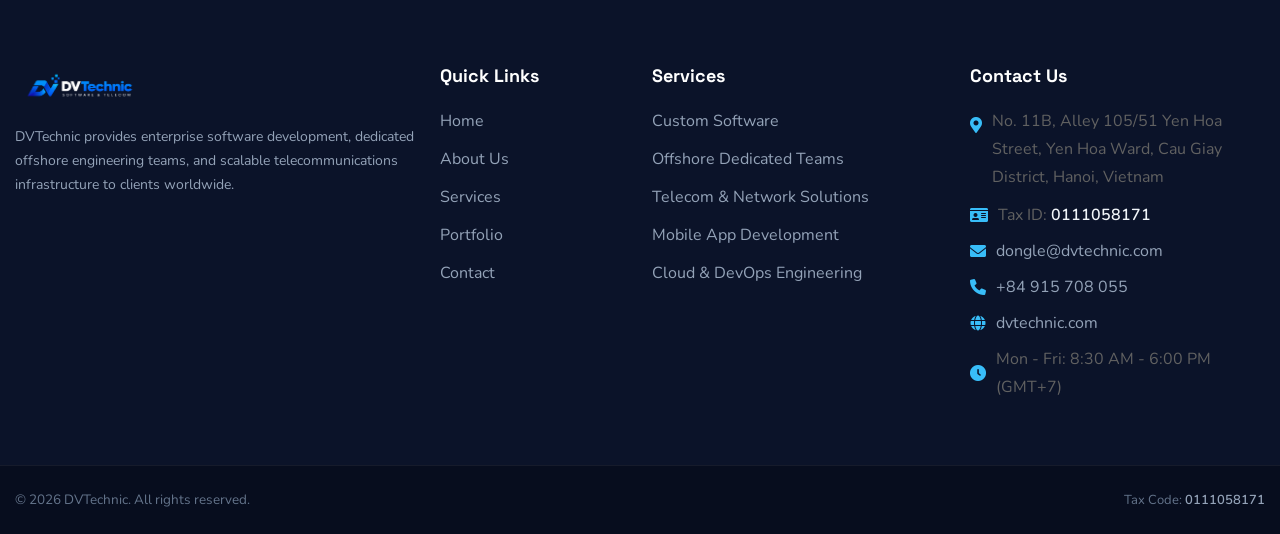
<file: about.html>
<!DOCTYPE html>
<html lang="en">

<head>
	<meta charset="utf-8">
	<title>About Us - DVTechnic Software Outsourcing &amp; Telecom Solutions</title>
	<!-- Stylesheets -->
	<link href="css/bootstrap.min.css" rel="stylesheet">
	<link href="css/style.css" rel="stylesheet">
	<link href="css/responsive.css" rel="stylesheet">
	<link rel="shortcut icon" href="images/favicon.png" type="image/x-icon">
	<link rel="icon" href="images/favicon.png" type="image/x-icon">
	<meta http-equiv="X-UA-Compatible" content="IE=edge">
	<meta name="viewport" content="width=device-width, initial-scale=1.0, maximum-scale=1.0, user-scalable=0">
	<meta name="description" content="Learn more about DVTechnic, our mission, software engineering culture, and telecommunications infrastructure capabilities.">
	<link rel="canonical" href="https://dvtechnic.com/about.html">
	<meta property="og:type" content="website">
	<meta property="og:url" content="https://dvtechnic.com/about.html">
	<meta property="og:site_name" content="DVTechnic">
	<meta property="og:title" content="About Us - DVTechnic Software Outsourcing & Telecom Solutions">
	<meta property="og:description" content="Learn more about DVTechnic, our mission, software engineering culture, and telecommunications infrastructure capabilities.">
	<meta property="og:image" content="https://dvtechnic.com/images/logo-dvtechnic-white.png">
</head>

<body>

	<div class="page-wrapper">

		<!-- Main Header-->
		<header class="main-header">
			<!-- Header Lower -->
			<div class="header-lower style_corporate">
				<!-- Main box -->
				<div class="main-box">
					<div class="logo-box">
						<div class="logo">
							<a href="index.html">
								<img src="images/logo-dvtechnic-white.png" alt="DVTechnic" title="DVTechnic" style="height: 48px; width: auto;">
							</a>
						</div>
					</div>
					<!--Nav Box-->
					<div class="nav-outer">
						<nav class="nav main-menu">
							<ul class="navigation">
								<li><a href="index.html">Home</a></li>
								<li class="current"><a href="about.html">About Us</a></li>
								<li><a href="services.html">Services</a></li>
								<li><a href="portfolio.html">Portfolio</a></li>
								<li><a href="contact.html">Contact</a></li>
							</ul>
						</nav>

						<div class="outer-box">
							<div class="menu-btn">
								<a href="contact.html" class="theme-btn btn-style-one">
									<span class="btn-title">Get in Touch <i class="fa-solid fa-arrow-right"></i></span>
								</a>
							</div>
							<div class="mobile-nav-toggler"><span class="icon lnr-icon-bars"></span></div>
						</div>
					</div>
				</div>
			</div>

			<!-- Mobile Menu  -->
			<div class="mobile-menu">
				<div class="menu-backdrop"></div>
				<nav class="menu-box">
					<div class="upper-box">
						<div class="nav-logo">
							<a href="index.html"><img src="images/logo-dvtechnic-white.png" alt="DVTechnic" style="height: 42px; width: auto;"></a>
						</div>
						<div class="close-btn"><i class="icon fa fa-times"></i></div>
					</div>
					<ul class="navigation clearfix"></ul>
					<ul class="contact-list-one">
						<li>
							<div class="contact-info-box">
								<i class="icon lnr-icon-phone-handset"></i>
								<span class="title">Call Us</span>
								<a href="tel:+84915708055">+84 915 708 055</a>
							</div>
						</li>
						<li>
							<div class="contact-info-box">
								<span class="icon lnr-icon-envelope1"></span>
								<span class="title">Send Email</span>
								<a href="mailto:dongle@dvtechnic.com">dongle@dvtechnic.com</a>
							</div>
						</li>
						<li>
							<div class="contact-info-box">
								<span class="icon lnr-icon-clock"></span>
								<span class="title">Working Hours</span>
								Mon - Fri: 8:30 AM - 6:00 PM (GMT+7)
							</div>
						</li>
					</ul>
				</nav>
			</div>

			<!-- Sticky Header  -->
			<div class="sticky-header">
				<div class="auto-container">
					<div class="inner-container">
						<div class="logo">
							<a href="index.html"><img src="images/logo-dvtechnic-white.png" alt="DVTechnic" style="height: 42px; width: auto;"></a>
						</div>
						<div class="nav-outer">
							<nav class="main-menu">
								<div class="navbar-collapse show collapse clearfix">
									<ul class="navigation clearfix"></ul>
								</div>
							</nav>
							<div class="mobile-nav-toggler"><span class="icon lnr-icon-bars"></span></div>
						</div>
					</div>
				</div>
			</div>
		</header>

		<!-- Preloader -->
		<div class="preloader">
			<div class="loader"></div>
		</div>

		<!-- Breadcrumb Section -->
		<div class="breadcumb-area" style="position: relative; background: linear-gradient(135deg, rgba(7, 15, 35, 0.88) 0%, rgba(10, 25, 47, 0.82) 100%), url('images/inner-image/about-hero-bg.jpg') center/cover no-repeat; padding: 130px 0 100px;">
			<div class="auto-container">
				<div class="row align-items-center">
					<div class="col-lg-12 text-center">
						<div class="breadcumb-content">
							<div class="section-sub-title" style="margin-bottom: 12px;">
								<span style="color: #38bdf8; font-weight: 700; font-size: 13px; letter-spacing: 2px; text-transform: uppercase; display: inline-flex; align-items: center; gap: 8px;">
									<i class="fa-regular fa-compass"></i> Engineering Leadership &amp; Global Trust
								</span>
							</div>
							<h1 style="color: #ffffff; font-size: 44px; font-weight: 800; letter-spacing: -0.5px; margin-bottom: 16px; font-family: var(--title-font);">About DVTechnic</h1>
							<p style="color: #cbd5e1; font-size: 17px; max-width: 680px; margin: 0 auto 24px; line-height: 1.6;">Delivering mission-critical enterprise software, dedicated offshore engineering pods, and carrier-grade telecom infrastructure to partners worldwide.</p>
							<ul class="breadcumb-nav" style="display: inline-flex; align-items: center; gap: 8px; list-style: none; margin: 0; padding: 0;">
								<li><a href="index.html" style="color: #94a3b8; font-weight: 500; font-size: 15px; text-decoration: none; transition: color 0.2s ease;">Home</a></li>
								<li style="color: rgba(255, 255, 255, 0.4); font-size: 13px;">/</li>
								<li style="color: #38bdf8; font-weight: 600; font-size: 15px;">About Us</li>
							</ul>
						</div>
					</div>
				</div>
			</div>
		</div>

		<!-- About Section (Who We Are) -->
		<section class="about-section" style="padding: 100px 0; background: #ffffff;">
			<div class="auto-container">
				<div class="row align-items-center">
					<!-- Visual Collage Column -->
					<div class="col-xl-6 col-lg-12 col-md-12 mb-5 mb-xl-0">
						<div style="position: relative; max-width: 540px; margin: 0 auto;">
							<!-- Primary Image -->
							<div style="position: relative; z-index: 1; border-radius: 16px; overflow: hidden; box-shadow: 0 20px 45px rgba(15, 23, 42, 0.12);">
								<img src="images/inner-image/about-team-primary.jpg" alt="DVTechnic Solutions Architects" style="width: 100%; height: auto; display: block; object-fit: cover;">
							</div>
							<!-- Secondary Floating Image -->
							<div style="position: absolute; right: -25px; bottom: -35px; width: 44%; z-index: 2; border-radius: 14px; overflow: hidden; border: 5px solid #ffffff; box-shadow: 0 18px 35px rgba(2, 132, 199, 0.2);">
								<img src="images/inner-image/about-team-secondary.jpg" alt="DVTechnic DevOps Engineering" style="width: 100%; height: auto; display: block; object-fit: cover;">
							</div>
							<!-- Experience Badge -->
							<div style="position: absolute; left: -20px; top: 30px; z-index: 3; background: linear-gradient(135deg, #0284c7 0%, #0369a1 100%); color: #ffffff; padding: 18px 24px; border-radius: 14px; box-shadow: 0 12px 28px rgba(2, 132, 199, 0.35); text-align: center;">
								<div style="font-size: 28px; font-weight: 800; line-height: 1;">10+</div>
								<div style="font-size: 12px; font-weight: 600; text-transform: uppercase; letter-spacing: 1px; margin-top: 4px;">Years Of Tech<br>Excellence</div>
							</div>
						</div>
					</div>

					<!-- Content Column -->
					<div class="col-xl-6 col-lg-12 col-md-12">
						<div style="padding-left: 15px;">
							<div class="sec-title mb-4">
								<div class="section-sub-title mb-2">
									<span style="color: #0284c7; font-weight: 700; font-size: 13px; letter-spacing: 2px; text-transform: uppercase; display: inline-flex; align-items: center; gap: 8px;">
										<i class="fa-solid fa-circle-dot" style="font-size: 10px;"></i> WHO WE ARE
									</span>
								</div>
								<h2 style="font-family: var(--title-font); font-size: 36px; font-weight: 800; color: #0f172a; line-height: 1.25; margin-bottom: 20px;">
									Architecting Scalable <span style="color: #0284c7;">Software &amp; Telecom</span> Solutions
								</h2>
								<p style="color: #475569; font-size: 16px; line-height: 1.7; margin-bottom: 15px;">
									DVTechnic was founded with an uncompromising mission: to provide global enterprises, technology innovators, and telecom carriers with senior software engineering capabilities and resilient infrastructure.
								</p>
								<p style="color: #64748b; font-size: 15px; line-height: 1.7; margin-bottom: 25px;">
									Headquartered in Vietnam's premier tech corridor, we bridge top-tier Vietnamese engineering pedigree with international project management standards. We empower partners across North America, Europe, Japan, and Australia to accelerate development velocity while maintaining ironclad IP security.
								</p>
							</div>

							<!-- Feature Matrix -->
							<div class="row g-3">
								<div class="col-sm-6">
									<div style="background: #f8fafc; padding: 18px 20px; border-radius: 12px; border: 1px solid #e2e8f0; height: 100%;">
										<div style="font-weight: 700; color: #0f172a; font-size: 15px; display: flex; align-items: center; gap: 8px; margin-bottom: 5px;">
											<i class="fa-solid fa-cubes" style="color: #0284c7;"></i> Enterprise Software
										</div>
										<p style="color: #64748b; font-size: 13px; margin: 0; line-height: 1.5;">Cloud-native microservices, modern web apps, and API ecosystems.</p>
									</div>
								</div>
								<div class="col-sm-6">
									<div style="background: #f8fafc; padding: 18px 20px; border-radius: 12px; border: 1px solid #e2e8f0; height: 100%;">
										<div style="font-weight: 700; color: #0f172a; font-size: 15px; display: flex; align-items: center; gap: 8px; margin-bottom: 5px;">
											<i class="fa-solid fa-tower-broadcast" style="color: #2563eb;"></i> Telecom Systems
										</div>
										<p style="color: #64748b; font-size: 13px; margin: 0; line-height: 1.5;">Carrier-grade VoIP, SIP trunking, WebRTC, and real-time billing.</p>
									</div>
								</div>
								<div class="col-sm-6">
									<div style="background: #f8fafc; padding: 18px 20px; border-radius: 12px; border: 1px solid #e2e8f0; height: 100%;">
										<div style="font-weight: 700; color: #0f172a; font-size: 15px; display: flex; align-items: center; gap: 8px; margin-bottom: 5px;">
											<i class="fa-solid fa-people-group" style="color: #0284c7;"></i> Dedicated ODC Pods
										</div>
										<p style="color: #64748b; font-size: 13px; margin: 0; line-height: 1.5;">Fully managed offshore teams under agile tech leadership.</p>
									</div>
								</div>
								<div class="col-sm-6">
									<div style="background: #f8fafc; padding: 18px 20px; border-radius: 12px; border: 1px solid #e2e8f0; height: 100%;">
										<div style="font-weight: 700; color: #0f172a; font-size: 15px; display: flex; align-items: center; gap: 8px; margin-bottom: 5px;">
											<i class="fa-solid fa-shield-check" style="color: #2563eb;"></i> 99.99% Reliability
										</div>
										<p style="color: #64748b; font-size: 13px; margin: 0; line-height: 1.5;">Rigorous SLAs, SOC2-aligned standards, and 24/7 monitoring.</p>
									</div>
								</div>
							</div>
						</div>
					</div>
				</div>
			</div>
		</section>

		<!-- Performance Metrics Counter Section -->
		<section style="padding: 70px 0; background: linear-gradient(135deg, #070f23 0%, #0c1838 100%); color: #ffffff;">
			<div class="auto-container">
				<div class="row g-4 text-center">
					<div class="col-lg-3 col-sm-6">
						<div style="padding: 30px 20px; background: rgba(255, 255, 255, 0.04); border-radius: 14px; border: 1px solid rgba(255, 255, 255, 0.08); backdrop-filter: blur(8px);">
							<div style="font-size: 42px; font-weight: 800; color: #38bdf8; font-family: var(--title-font); line-height: 1; margin-bottom: 10px;">150+</div>
							<h5 style="color: #ffffff; font-size: 16px; font-weight: 700; margin-bottom: 6px;">Delivered Projects</h5>
							<p style="color: #94a3b8; font-size: 13px; margin: 0;">Enterprise web, cloud &amp; telecom solutions</p>
						</div>
					</div>
					<div class="col-lg-3 col-sm-6">
						<div style="padding: 30px 20px; background: rgba(255, 255, 255, 0.04); border-radius: 14px; border: 1px solid rgba(255, 255, 255, 0.08); backdrop-filter: blur(8px);">
							<div style="font-size: 42px; font-weight: 800; color: #38bdf8; font-family: var(--title-font); line-height: 1; margin-bottom: 10px;">99.99%</div>
							<h5 style="color: #ffffff; font-size: 16px; font-weight: 700; margin-bottom: 6px;">System Availability</h5>
							<p style="color: #94a3b8; font-size: 13px; margin: 0;">Carrier-grade uptime &amp; fault tolerance</p>
						</div>
					</div>
					<div class="col-lg-3 col-sm-6">
						<div style="padding: 30px 20px; background: rgba(255, 255, 255, 0.04); border-radius: 14px; border: 1px solid rgba(255, 255, 255, 0.08); backdrop-filter: blur(8px);">
							<div style="font-size: 42px; font-weight: 800; color: #38bdf8; font-family: var(--title-font); line-height: 1; margin-bottom: 10px;">98%</div>
							<h5 style="color: #ffffff; font-size: 16px; font-weight: 700; margin-bottom: 6px;">Client Retention</h5>
							<p style="color: #94a3b8; font-size: 13px; margin: 0;">Long-term partnerships across US, EU &amp; JP</p>
						</div>
					</div>
					<div class="col-lg-3 col-sm-6">
						<div style="padding: 30px 20px; background: rgba(255, 255, 255, 0.04); border-radius: 14px; border: 1px solid rgba(255, 255, 255, 0.08); backdrop-filter: blur(8px);">
							<div style="font-size: 42px; font-weight: 800; color: #38bdf8; font-family: var(--title-font); line-height: 1; margin-bottom: 10px;">50+</div>
							<h5 style="color: #ffffff; font-size: 16px; font-weight: 700; margin-bottom: 6px;">Senior Engineers</h5>
							<p style="color: #94a3b8; font-size: 13px; margin: 0;">Full-stack, telecom &amp; DevOps specialists</p>
						</div>
					</div>
				</div>
			</div>
		</section>

		<!-- Mission & Core Values Section -->
		<section style="padding: 90px 0; background-color: #f8fafc;">
			<div class="auto-container">
				<div class="sec-title text-center pb-30">
					<div class="section-sub-title mb-2">
						<span style="color: #0284c7; font-weight: 700; font-size: 13px; letter-spacing: 2px; text-transform: uppercase; display: inline-flex; align-items: center; gap: 8px;">
							<i class="fa-solid fa-circle-dot" style="font-size: 10px;"></i> OUR PRINCIPLES
						</span>
					</div>
					<div class="section-title">
						<h2 style="font-family: var(--title-font); font-size: 36px; font-weight: 800; color: #0f172a;">
							Mission &amp; <span style="color: #0284c7;">Core Values</span>
						</h2>
					</div>
					<p style="color: #64748b; font-size: 16px; max-width: 650px; margin: 12px auto 0;">The foundational values guiding our software craft, architecture decisions, and client partnerships.</p>
				</div>

				<div class="row g-4">
					<div class="col-lg-3 col-md-6">
						<div style="background: #ffffff; padding: 35px 24px; border-radius: 14px; height: 100%; box-shadow: 0 4px 20px rgba(0,0,0,0.04); border: 1px solid #e2e8f0; transition: transform 0.3s ease;">
							<div style="font-size: 32px; color: #0284c7; margin-bottom: 16px;"><i class="fa-solid fa-compass-drafting"></i></div>
							<h4 style="font-weight: 700; color: #0f172a; font-size: 18px; margin-bottom: 12px;">Precision Engineering</h4>
							<p style="color: #64748b; font-size: 14px; line-height: 1.7; margin: 0;">We write maintainable, modular, and thoroughly tested code adhering to domain-driven design and modern clean architectures.</p>
						</div>
					</div>

					<div class="col-lg-3 col-md-6">
						<div style="background: #ffffff; padding: 35px 24px; border-radius: 14px; height: 100%; box-shadow: 0 4px 20px rgba(0,0,0,0.04); border: 1px solid #e2e8f0; transition: transform 0.3s ease;">
							<div style="font-size: 32px; color: #2563eb; margin-bottom: 16px;"><i class="fa-solid fa-lock"></i></div>
							<h4 style="font-weight: 700; color: #0f172a; font-size: 18px; margin-bottom: 12px;">Absolute IP Security</h4>
							<p style="color: #64748b; font-size: 14px; line-height: 1.7; margin: 0;">Every partnership is protected under strict international NDAs. Isolated repositories, encrypted networks, and SOC2/ISO aligned procedures.</p>
						</div>
					</div>

					<div class="col-lg-3 col-md-6">
						<div style="background: #ffffff; padding: 35px 24px; border-radius: 14px; height: 100%; box-shadow: 0 4px 20px rgba(0,0,0,0.04); border: 1px solid #e2e8f0; transition: transform 0.3s ease;">
							<div style="font-size: 32px; color: #0284c7; margin-bottom: 16px;"><i class="fa-solid fa-users-viewfinder"></i></div>
							<h4 style="font-weight: 700; color: #0f172a; font-size: 18px; margin-bottom: 12px;">Radical Transparency</h4>
							<p style="color: #64748b; font-size: 14px; line-height: 1.7; margin: 0;">Daily syncs with bilingual tech leads, 2-week demo releases, and total real-time visibility through Jira, GitHub, and Slack.</p>
						</div>
					</div>

					<div class="col-lg-3 col-md-6">
						<div style="background: #ffffff; padding: 35px 24px; border-radius: 14px; height: 100%; box-shadow: 0 4px 20px rgba(0,0,0,0.04); border: 1px solid #e2e8f0; transition: transform 0.3s ease;">
							<div style="font-size: 32px; color: #2563eb; margin-bottom: 16px;"><i class="fa-solid fa-handshake-angle"></i></div>
							<h4 style="font-weight: 700; color: #0f172a; font-size: 18px; margin-bottom: 12px;">Long-Term Value</h4>
							<p style="color: #64748b; font-size: 14px; line-height: 1.7; margin: 0;">We build software designed for horizontal scale and minimal technical debt, ensuring low maintenance overhead for years to come.</p>
						</div>
					</div>
				</div>
			</div>
		</section>

		<!-- Engineering Lifecycle Workflow -->
		<section style="padding: 95px 0; background: #ffffff;">
			<div class="auto-container">
				<div class="sec-title text-center pb-30">
					<div class="section-sub-title mb-2">
						<span style="color: #0284c7; font-weight: 700; font-size: 13px; letter-spacing: 2px; text-transform: uppercase; display: inline-flex; align-items: center; gap: 8px;">
							<i class="fa-solid fa-circle-dot" style="font-size: 10px;"></i> HOW WE OPERATE
						</span>
					</div>
					<div class="section-title">
						<h2 style="font-family: var(--title-font); font-size: 36px; font-weight: 800; color: #0f172a;">
							Our <span>Software Development</span> Lifecycle
						</h2>
					</div>
					<p style="color: #64748b; font-size: 16px; max-width: 650px; margin: 12px auto 0;">Structured engineering practices that turn complex requirements into high-performance software with zero surprises.</p>
				</div>

				<div class="row g-4">
					<div class="col-lg-3 col-md-6 text-center">
						<div style="padding: 35px 22px; background: #f8fafc; border-radius: 14px; border: 1px solid #e2e8f0; height: 100%; transition: all 0.3s ease;">
							<div style="width: 54px; height: 54px; line-height: 54px; border-radius: 50%; background: linear-gradient(135deg, #0284c7 0%, #0369a1 100%); color: #ffffff; font-weight: 800; font-size: 19px; margin: 0 auto 18px; box-shadow: 0 8px 20px rgba(2, 132, 199, 0.3);">01</div>
							<h5 style="font-weight: 700; color: #0f172a; font-size: 17px; margin-bottom: 12px;">Discovery &amp; Blueprint</h5>
							<p style="color: #64748b; font-size: 13.5px; line-height: 1.6; margin: 0;">Deep requirements breakdown, cloud architecture design, system sizing, and sprint milestone scheduling.</p>
						</div>
					</div>

					<div class="col-lg-3 col-md-6 text-center">
						<div style="padding: 35px 22px; background: #f8fafc; border-radius: 14px; border: 1px solid #e2e8f0; height: 100%; transition: all 0.3s ease;">
							<div style="width: 54px; height: 54px; line-height: 54px; border-radius: 50%; background: linear-gradient(135deg, #2563eb 0%, #1d4ed8 100%); color: #ffffff; font-weight: 800; font-size: 19px; margin: 0 auto 18px; box-shadow: 0 8px 20px rgba(37, 99, 235, 0.3);">02</div>
							<h5 style="font-weight: 700; color: #0f172a; font-size: 17px; margin-bottom: 12px;">Agile Sprint Delivery</h5>
							<p style="color: #64748b; font-size: 13.5px; line-height: 1.6; margin: 0;">2-week continuous delivery cycles, daily standups, clean code commits, and mandatory peer code reviews.</p>
						</div>
					</div>

					<div class="col-lg-3 col-md-6 text-center">
						<div style="padding: 35px 22px; background: #f8fafc; border-radius: 14px; border: 1px solid #e2e8f0; height: 100%; transition: all 0.3s ease;">
							<div style="width: 54px; height: 54px; line-height: 54px; border-radius: 50%; background: linear-gradient(135deg, #0284c7 0%, #0369a1 100%); color: #ffffff; font-weight: 800; font-size: 19px; margin: 0 auto 18px; box-shadow: 0 8px 20px rgba(2, 132, 199, 0.3);">03</div>
							<h5 style="font-weight: 700; color: #0f172a; font-size: 17px; margin-bottom: 12px;">QA &amp; Security Audits</h5>
							<p style="color: #64748b; font-size: 13.5px; line-height: 1.6; margin: 0;">Automated regression test suites, penetration checks, load stress testing, and vulnerability compliance gates.</p>
						</div>
					</div>

					<div class="col-lg-3 col-md-6 text-center">
						<div style="padding: 35px 22px; background: #f8fafc; border-radius: 14px; border: 1px solid #e2e8f0; height: 100%; transition: all 0.3s ease;">
							<div style="width: 54px; height: 54px; line-height: 54px; border-radius: 50%; background: linear-gradient(135deg, #2563eb 0%, #1d4ed8 100%); color: #ffffff; font-weight: 800; font-size: 19px; margin: 0 auto 18px; box-shadow: 0 8px 20px rgba(37, 99, 235, 0.3);">04</div>
							<h5 style="font-weight: 700; color: #0f172a; font-size: 17px; margin-bottom: 12px;">Deploy &amp; 24/7 SLA</h5>
							<p style="color: #64748b; font-size: 13.5px; line-height: 1.6; margin: 0;">Zero-downtime CI/CD container rollout, real-time observability dashboards, and dedicated tier-3 support.</p>
						</div>
					</div>
				</div>
			</div>
		</section>

		<!-- Call to Action Banner -->
		<section style="padding: 75px 0; background: linear-gradient(135deg, #070f23 0%, #1e3a8a 100%); color: #ffffff;">
			<div class="auto-container">
				<div class="row align-items-center">
					<div class="col-lg-8 mb-4 mb-lg-0">
						<h2 style="font-size: 34px; font-weight: 800; color: #ffffff; margin-bottom: 12px; font-family: var(--title-font);">Looking for a Dependable Engineering Partner?</h2>
						<p style="font-size: 16px; color: #cbd5e1; margin: 0;">Connect with our solutions architects to receive an architecture review and tailored project roadmap.</p>
					</div>
					<div class="col-lg-4 text-lg-end">
						<a href="contact.html" class="theme-btn btn-style-one" style="background: #0284c7; border-color: #0284c7; padding: 15px 32px; border-radius: 8px;">
							<span class="btn-title" style="color: #ffffff; font-weight: 700;">Talk to an Engineer <i class="fa-solid fa-arrow-right" style="margin-left: 8px;"></i></span>
						</a>
					</div>
				</div>
			</div>
		</section>

		<!-- Main Footer Section -->
		<footer class="footer-section">
			<div class="main-footer-section" style="background-color: #0b1329; padding: 70px 0 40px;">
				<div class="auto-container">
					<div class="row">
						<!--Footer Column-->
						<div class="col-xl-4 col-lg-12 col-md-6 mb-4">
							<div class="footer-widget-content social">
								<div class="logo mb-3">
									<a href="index.html">
										<img src="images/logo-dvtechnic-white.png" alt="DVTechnic" style="max-height: 44px;">
									</a>
								</div>
								<div class="footer-desc" style="color: #94a3b8; font-size: 14px; line-height: 1.7;">
									DVTechnic provides enterprise software development, dedicated offshore engineering teams, and scalable telecommunications infrastructure to clients worldwide.
								</div>
							</div>
						</div>

						<!--Footer Column-->
						<div class="col-xl-2 col-lg-4 col-md-6 col-sm-12 mb-4">
							<div class="footer-widget-content">
								<h3 class="footer-title" style="color: #ffffff; font-size: 18px; margin-bottom: 20px;">Quick Links</h3>
								<ul class="footer-menu" style="list-style: none; padding-left: 0;">
									<li style="margin-bottom: 10px;"><a href="index.html" style="color: #94a3b8;">Home</a></li>
									<li style="margin-bottom: 10px;"><a href="about.html" style="color: #94a3b8;">About Us</a></li>
									<li style="margin-bottom: 10px;"><a href="services.html" style="color: #94a3b8;">Services</a></li>
									<li style="margin-bottom: 10px;"><a href="portfolio.html" style="color: #94a3b8;">Portfolio</a></li>
									<li style="margin-bottom: 10px;"><a href="contact.html" style="color: #94a3b8;">Contact</a></li>
								</ul>
							</div>
						</div>

						<!--Footer Column-->
						<div class="col-xl-3 col-lg-4 col-md-6 col-sm-12 mb-4">
							<div class="footer-widget-content">
								<h3 class="footer-title" style="color: #ffffff; font-size: 18px; margin-bottom: 20px;">Services</h3>
								<ul class="footer-menu" style="list-style: none; padding-left: 0;">
									<li style="margin-bottom: 10px;"><a href="services.html" style="color: #94a3b8;">Custom Software</a></li>
									<li style="margin-bottom: 10px;"><a href="services.html" style="color: #94a3b8;">Offshore Dedicated Teams</a></li>
									<li style="margin-bottom: 10px;"><a href="services.html" style="color: #94a3b8;">Telecom &amp; Network Solutions</a></li>
									<li style="margin-bottom: 10px;"><a href="services.html" style="color: #94a3b8;">Mobile App Development</a></li>
									<li style="margin-bottom: 10px;"><a href="services.html" style="color: #94a3b8;">Cloud &amp; DevOps Engineering</a></li>
								</ul>
							</div>
						</div>

						<!--Footer Column-->
						<div class="col-xl-3 col-lg-4 col-md-6 col-sm-12 mb-4">
							<div class="footer-widget-content">
								<h3 class="footer-title" style="color: #ffffff; font-size: 18px; margin-bottom: 20px;">Contact Us</h3>
								<div class="footer-content" style="color: #94a3b8; font-size: 13.5px; line-height: 1.6;">
									<p style="margin-bottom: 10px; display: flex; align-items: flex-start; gap: 10px;">
										<i class="fa-solid fa-location-dot" style="color: #38bdf8; margin-top: 4px; flex-shrink: 0;"></i>
										<span>No. 11B, Alley 105/51 Yen Hoa Street, Yen Hoa Ward, Cau Giay District, Hanoi, Vietnam</span>
									</p>
									<p style="margin-bottom: 8px; display: flex; align-items: center; gap: 10px;">
										<i class="fa-solid fa-id-card" style="color: #38bdf8; flex-shrink: 0;"></i>
										<span>Tax ID: <strong style="color: #f1f5f9; font-weight: 600;">0111058171</strong></span>
									</p>
									<p style="margin-bottom: 8px; display: flex; align-items: center; gap: 10px;">
										<i class="fa-solid fa-envelope" style="color: #38bdf8; flex-shrink: 0;"></i>
										<a href="mailto:dongle@dvtechnic.com" style="color: #94a3b8; text-decoration: none; transition: color 0.2s ease;">dongle@dvtechnic.com</a>
									</p>
									<p style="margin-bottom: 8px; display: flex; align-items: center; gap: 10px;">
										<i class="fa-solid fa-phone" style="color: #38bdf8; flex-shrink: 0;"></i>
										<a href="tel:+84915708055" style="color: #94a3b8; text-decoration: none; transition: color 0.2s ease;">+84 915 708 055</a>
									</p>
									<p style="margin-bottom: 8px; display: flex; align-items: center; gap: 10px;">
										<i class="fa-solid fa-globe" style="color: #38bdf8; flex-shrink: 0;"></i>
										<a href="https://dvtechnic.com" target="_blank" style="color: #94a3b8; text-decoration: none; transition: color 0.2s ease;">dvtechnic.com</a>
									</p>
									<p style="margin-bottom: 0; display: flex; align-items: center; gap: 10px;">
										<i class="fa-solid fa-clock" style="color: #38bdf8; flex-shrink: 0;"></i>
										<span>Mon - Fri: 8:30 AM - 6:00 PM (GMT+7)</span>
									</p>
								</div>
							</div>
						</div>
					</div>
				</div>
			</div>

			<!--Footer Bottom-->
			<div class="footer-bottom" style="background-color: #070d1e; padding: 20px 0; border-top: 1px solid rgba(255, 255, 255, 0.06);">
				<div class="auto-container">
					<div class="row align-items-center">
						<div class="col-md-6 text-center text-md-start mb-2 mb-md-0">
							<div class="copyright-text" style="color: #64748b; font-size: 13.5px;">
								&copy; 2026 DVTechnic. All rights reserved.
							</div>
						</div>
						<div class="col-md-6 text-center text-md-end">
							<div style="color: #64748b; font-size: 13px;">
								Tax Code: <strong style="color: #94a3b8; font-weight: 600;">0111058171</strong>
							</div>
						</div>
					</div>
				</div>
			</div>
		</footer>

		<!-- Scroll To Top -->
		<div class="scroll-to-top scroll-to-target" data-target="html"><span class="fa fa-angle-up"></span></div>

		<!-- Scripts -->
		<script src="js/jquery.js"></script>
		<script src="js/popper.min.js"></script>
		<script src="js/bootstrap.min.js"></script>
		<script src="js/magnific.js"></script>
		<script src="js/wow.js"></script>
		<script src="js/appear.js"></script>
		<script src="js/swiper.min.js"></script>
		<script src="js/jquery.counterup.min.js"></script>
		<script src="js/waypoints.min.js"></script>
		<script src="js/nice-select.js"></script>
		<script src="js/knob.js"></script>
		<script src="js/gsap.min.js"></script>
		<script src="js/ScrollTrigger.min.js"></script>
		<script src="js/SplitText.js"></script>
		<script src="js/cusor-text.js"></script>
		<script src="js/script.js"></script>

	</div>

</body>
</html>
</file>
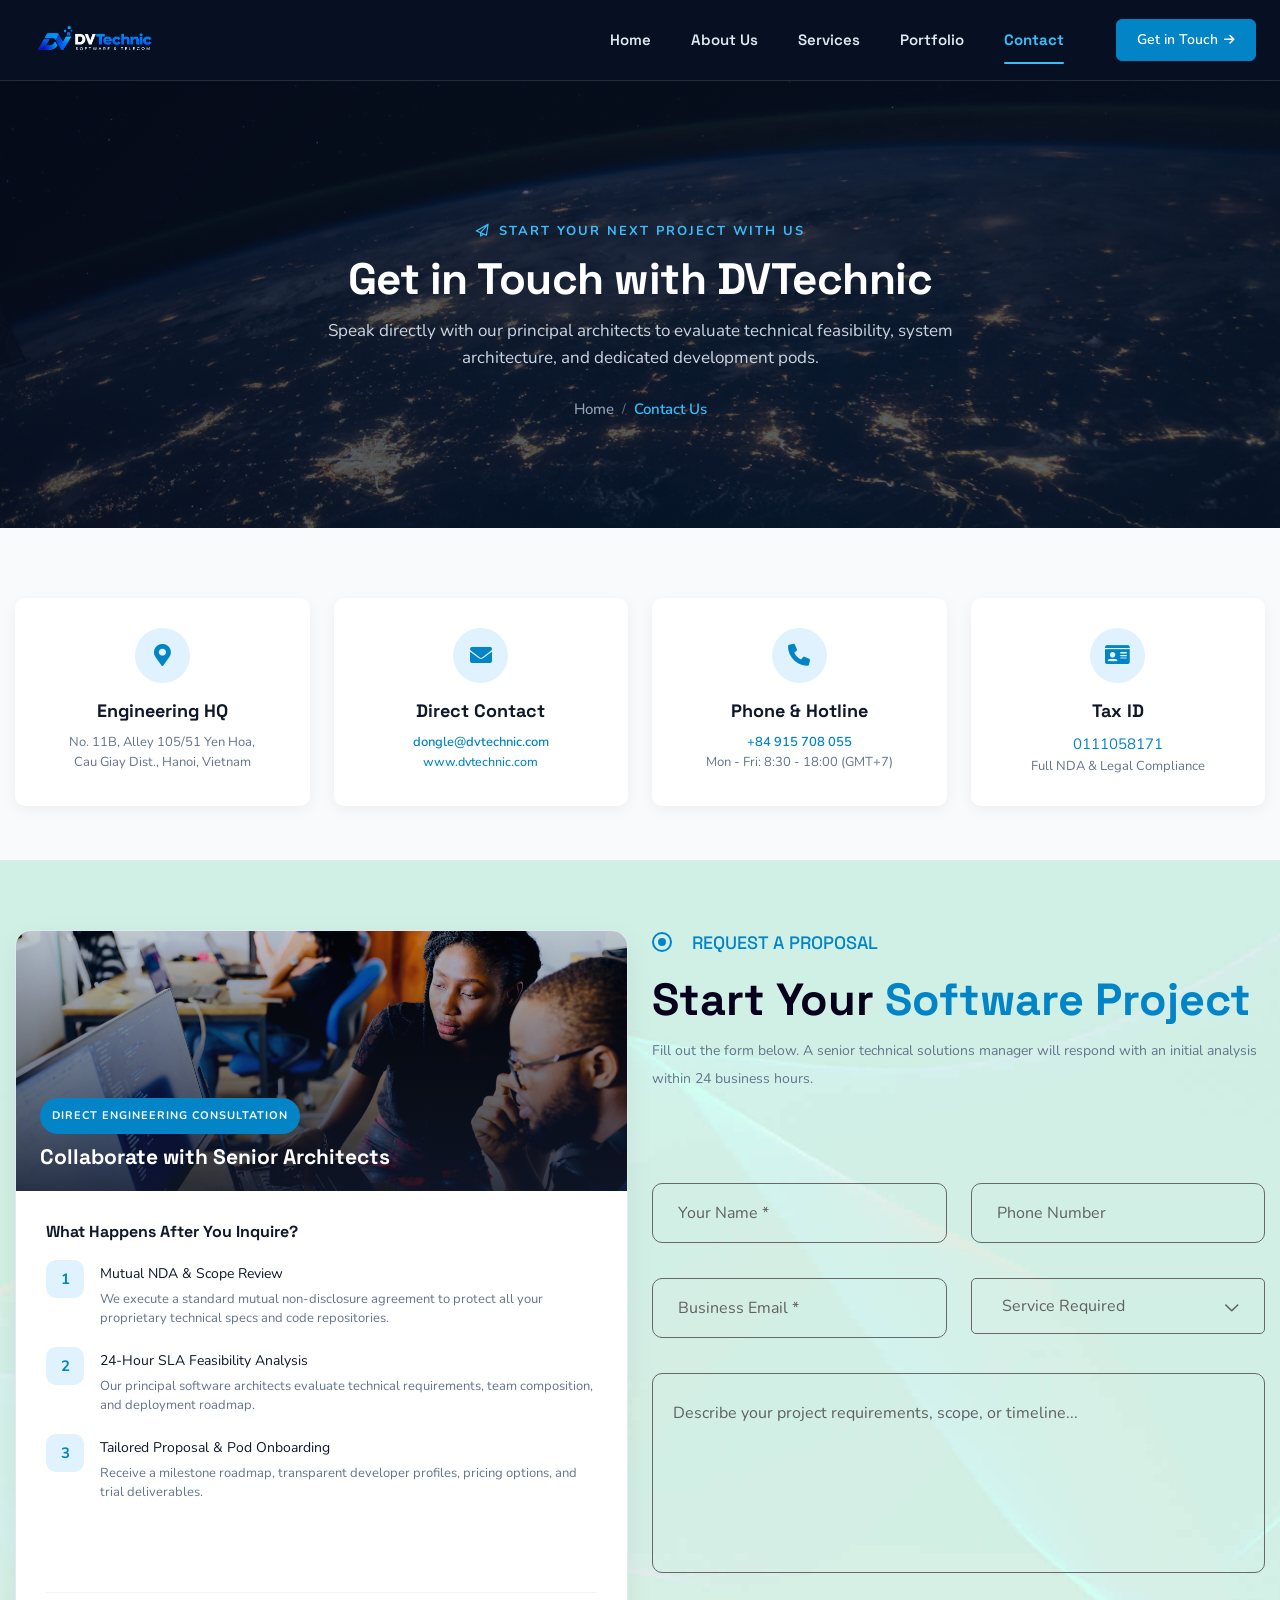
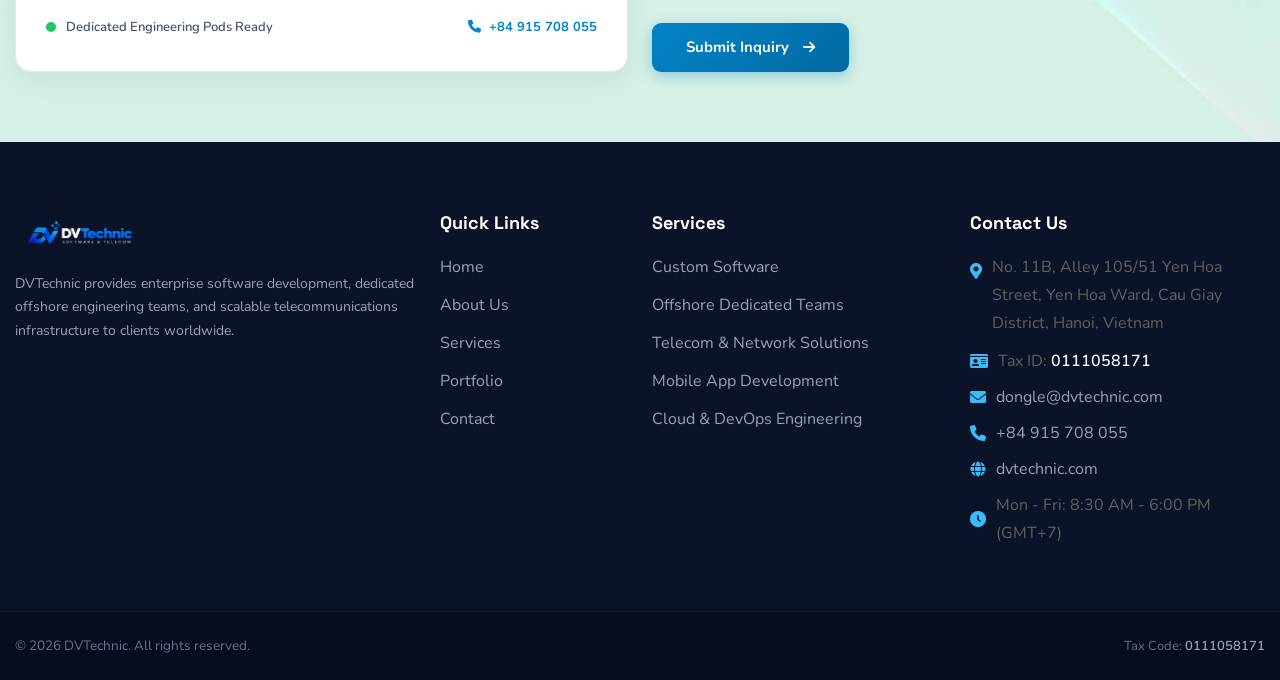
<file: contact.html>
<!DOCTYPE html>
<html lang="en">

<head>
	<meta charset="utf-8">
	<title>Contact Us - DVTechnic Software Outsourcing &amp; Telecom Solutions</title>
	<!-- Stylesheets -->
	<link href="css/bootstrap.min.css" rel="stylesheet">
	<link href="css/style.css" rel="stylesheet">
	<link href="css/responsive.css" rel="stylesheet">
	<link rel="shortcut icon" href="images/favicon.png" type="image/x-icon">
	<link rel="icon" href="images/favicon.png" type="image/x-icon">
	<meta http-equiv="X-UA-Compatible" content="IE=edge">
	<meta name="viewport" content="width=device-width, initial-scale=1.0, maximum-scale=1.0, user-scalable=0">
	<meta name="description" content="Contact DVTechnic to request a project proposal, technical consultation, or explore dedicated software development teams.">
	<link rel="canonical" href="https://dvtechnic.com/contact.html">
	<meta property="og:type" content="website">
	<meta property="og:url" content="https://dvtechnic.com/contact.html">
	<meta property="og:site_name" content="DVTechnic">
	<meta property="og:title" content="Contact Us - DVTechnic Software Outsourcing & Telecom Solutions">
	<meta property="og:description" content="Contact DVTechnic to request a project proposal, technical consultation, or explore dedicated software development teams.">
	<meta property="og:image" content="https://dvtechnic.com/images/logo-dvtechnic-white.png">
</head>

<body>

	<div class="page-wrapper">

		<!-- Main Header-->
		<header class="main-header">
			<div class="header-lower style_corporate">
				<div class="main-box">
					<div class="logo-box">
						<div class="logo">
							<a href="index.html">
								<img src="images/logo-dvtechnic-white.png" alt="DVTechnic" title="DVTechnic" style="height: 48px; width: auto;">
							</a>
						</div>
					</div>
					<div class="nav-outer">
						<nav class="nav main-menu">
							<ul class="navigation">
								<li><a href="index.html">Home</a></li>
								<li><a href="about.html">About Us</a></li>
								<li><a href="services.html">Services</a></li>
								<li><a href="portfolio.html">Portfolio</a></li>
								<li class="current"><a href="contact.html">Contact</a></li>
							</ul>
						</nav>

						<div class="outer-box">
							<div class="menu-btn">
								<a href="contact.html" class="theme-btn btn-style-one">
									<span class="btn-title">Get in Touch <i class="fa-solid fa-arrow-right"></i></span>
								</a>
							</div>
							<div class="mobile-nav-toggler"><span class="icon lnr-icon-bars"></span></div>
						</div>
					</div>
				</div>
			</div>

			<!-- Mobile Menu  -->
			<div class="mobile-menu">
				<div class="menu-backdrop"></div>
				<nav class="menu-box">
					<div class="upper-box">
						<div class="nav-logo">
							<a href="index.html"><img src="images/logo-dvtechnic-white.png" alt="DVTechnic" style="height: 42px; width: auto;"></a>
						</div>
						<div class="close-btn"><i class="icon fa fa-times"></i></div>
					</div>
					<ul class="navigation clearfix"></ul>
					<ul class="contact-list-one">
						<li>
							<div class="contact-info-box">
								<i class="icon lnr-icon-phone-handset"></i>
								<span class="title">Call Us</span>
								<a href="tel:+84915708055">+84 915 708 055</a>
							</div>
						</li>
						<li>
							<div class="contact-info-box">
								<span class="icon lnr-icon-envelope1"></span>
								<span class="title">Send Email</span>
								<a href="mailto:dongle@dvtechnic.com">dongle@dvtechnic.com</a>
							</div>
						</li>
						<li>
							<div class="contact-info-box">
								<span class="icon lnr-icon-clock"></span>
								<span class="title">Working Hours</span>
								Mon - Fri: 8:30 AM - 6:00 PM (GMT+7)
							</div>
						</li>
					</ul>
				</nav>
			</div>

			<!-- Sticky Header  -->
			<div class="sticky-header">
				<div class="auto-container">
					<div class="inner-container">
						<div class="logo">
							<a href="index.html"><img src="images/logo-dvtechnic-white.png" alt="DVTechnic" style="height: 42px; width: auto;"></a>
						</div>
						<div class="nav-outer">
							<nav class="main-menu">
								<div class="navbar-collapse show collapse clearfix">
									<ul class="navigation clearfix"></ul>
								</div>
							</nav>
							<div class="mobile-nav-toggler"><span class="icon lnr-icon-bars"></span></div>
						</div>
					</div>
				</div>
			</div>
		</header>

		<!-- Preloader -->
		<div class="preloader">
			<div class="loader"></div>
		</div>

		<!-- Breadcrumb Section -->
		<div class="breadcumb-area" style="position: relative; background: linear-gradient(135deg, rgba(7, 15, 35, 0.72) 0%, rgba(10, 25, 47, 0.65) 100%), url('images/inner-image/contact-hero-bg.jpg?v=2026') center/cover no-repeat; padding: 135px 0 105px;">
			<div class="auto-container">
				<div class="row align-items-center">
					<div class="col-lg-12 text-center">
						<div class="breadcumb-content">
							<div class="section-sub-title" style="margin-bottom: 12px;">
								<span style="color: #38bdf8; font-weight: 700; font-size: 13px; letter-spacing: 2px; text-transform: uppercase; display: inline-flex; align-items: center; gap: 8px;">
									<i class="fa-regular fa-paper-plane"></i> Start Your Next Project With Us
								</span>
							</div>
							<h1 style="color: #ffffff; font-size: 44px; font-weight: 800; letter-spacing: -0.5px; margin-bottom: 16px; font-family: var(--title-font);">Get in Touch with DVTechnic</h1>
							<p style="color: #cbd5e1; font-size: 17px; max-width: 680px; margin: 0 auto 24px; line-height: 1.6;">Speak directly with our principal architects to evaluate technical feasibility, system architecture, and dedicated development pods.</p>
							<ul class="breadcumb-nav" style="display: inline-flex; align-items: center; gap: 8px; list-style: none; margin: 0; padding: 0;">
								<li><a href="index.html" style="color: #94a3b8; font-weight: 500; font-size: 15px; text-decoration: none; transition: color 0.2s ease;">Home</a></li>
								<li style="color: rgba(255, 255, 255, 0.4); font-size: 13px;">/</li>
								<li style="color: #38bdf8; font-weight: 600; font-size: 15px;">Contact Us</li>
							</ul>
						</div>
					</div>
				</div>
			</div>
		</div>

		<!-- Contact Information Cards -->
		<section style="padding: 70px 0 30px; background-color: #f8fafc;">
			<div class="auto-container">
				<div class="row">
					<div class="col-lg-3 col-md-6 mb-4">
						<div style="background: #ffffff; padding: 30px 20px; border-radius: 10px; text-align: center; box-shadow: 0 4px 15px rgba(0,0,0,0.05); height: 100%;">
							<div style="width: 55px; height: 55px; line-height: 55px; background: #e0f2fe; color: #0284c7; border-radius: 50%; margin: 0 auto 15px; font-size: 22px;">
								<i class="fa-solid fa-location-dot"></i>
							</div>
							<h5 style="font-weight: 700; color: #0f172a; margin-bottom: 8px;">Engineering HQ</h5>
							<p style="color: #64748b; font-size: 13px; margin: 0; line-height: 1.6;">No. 11B, Alley 105/51 Yen Hoa,<br>Cau Giay Dist., Hanoi, Vietnam</p>
						</div>
					</div>

					<div class="col-lg-3 col-md-6 mb-4">
						<div style="background: #ffffff; padding: 30px 20px; border-radius: 10px; text-align: center; box-shadow: 0 4px 15px rgba(0,0,0,0.05); height: 100%;">
							<div style="width: 55px; height: 55px; line-height: 55px; background: #e0f2fe; color: #0284c7; border-radius: 50%; margin: 0 auto 15px; font-size: 22px;">
								<i class="fa-solid fa-envelope"></i>
							</div>
							<h5 style="font-weight: 700; color: #0f172a; margin-bottom: 8px;">Direct Contact</h5>
							<p style="color: #64748b; font-size: 13px; margin: 0; line-height: 1.6;">
								<a href="mailto:dongle@dvtechnic.com" style="color: #0284c7; font-weight: 600;">dongle@dvtechnic.com</a><br>
								<a href="https://dvtechnic.com" target="_blank" style="color: #0284c7; font-weight: 500; font-size: 12.5px;">www.dvtechnic.com</a>
							</p>
						</div>
					</div>

					<div class="col-lg-3 col-md-6 mb-4">
						<div style="background: #ffffff; padding: 30px 20px; border-radius: 10px; text-align: center; box-shadow: 0 4px 15px rgba(0,0,0,0.05); height: 100%;">
							<div style="width: 55px; height: 55px; line-height: 55px; background: #e0f2fe; color: #0284c7; border-radius: 50%; margin: 0 auto 15px; font-size: 22px;">
								<i class="fa-solid fa-phone"></i>
							</div>
							<h5 style="font-weight: 700; color: #0f172a; margin-bottom: 8px;">Phone &amp; Hotline</h5>
							<p style="color: #64748b; font-size: 13px; margin: 0; line-height: 1.6;">
								<a href="tel:+84915708055" style="color: #0284c7; font-weight: 600;">+84 915 708 055</a><br>
								Mon - Fri: 8:30 - 18:00 (GMT+7)
							</p>
						</div>
					</div>

					<div class="col-lg-3 col-md-6 mb-4">
						<div style="background: #ffffff; padding: 30px 20px; border-radius: 10px; text-align: center; box-shadow: 0 4px 15px rgba(0,0,0,0.05); height: 100%;">
							<div style="width: 55px; height: 55px; line-height: 55px; background: #e0f2fe; color: #0284c7; border-radius: 50%; margin: 0 auto 15px; font-size: 22px;">
								<i class="fa-solid fa-id-card"></i>
							</div>
							<h5 style="font-weight: 700; color: #0f172a; margin-bottom: 8px;">Tax ID</h5>
							<p style="color: #64748b; font-size: 13px; margin: 0; line-height: 1.6;"><strong style="color: #0284c7; font-size: 15px;">0111058171</strong><br>Full NDA &amp; Legal Compliance</p>
						</div>
					</div>
				</div>
			</div>
		</section>

		<!-- Contact Form Section -->
		<section class="contact-section" style="padding: 70px 0; position: relative;">
			<div class="auto-container">
				<div class="row align-items-stretch">
					<div class="col-xl-6 mb-4 mb-xl-0">
						<div style="background: #ffffff; border-radius: 16px; overflow: hidden; box-shadow: 0 10px 30px rgba(0,0,0,0.06); border: 1px solid #e2e8f0; height: 100%; display: flex; flex-direction: column;">
							<div style="position: relative; overflow: hidden; height: 260px;">
								<img src="images/inner-image/contact-consultation.jpg" alt="DVTechnic Solutions Consultation" style="width: 100%; height: 100%; object-fit: cover;">
								<div style="position: absolute; inset: 0; background: linear-gradient(180deg, rgba(15,23,42,0.15) 0%, rgba(15,23,42,0.85) 100%);"></div>
								<div style="position: absolute; bottom: 20px; left: 24px; right: 24px;">
									<span style="background: #0284c7; color: #ffffff; font-size: 11px; font-weight: 700; letter-spacing: 1px; text-transform: uppercase; padding: 4px 12px; border-radius: 20px; display: inline-block; margin-bottom: 8px;">Direct Engineering Consultation</span>
									<h4 style="color: #ffffff; font-size: 21px; font-weight: 700; margin: 0;">Collaborate with Senior Architects</h4>
								</div>
							</div>
							<div style="padding: 30px; flex: 1; display: flex; flex-direction: column; justify-content: space-between;">
								<div>
									<h5 style="font-size: 16px; font-weight: 700; color: #0f172a; margin-bottom: 16px;">What Happens After You Inquire?</h5>
									
									<div style="display: flex; gap: 16px; margin-bottom: 18px; align-items: flex-start;">
										<div style="width: 38px; height: 38px; border-radius: 10px; background: #e0f2fe; color: #0284c7; display: flex; align-items: center; justify-content: center; font-weight: 700; flex-shrink: 0; font-size: 15px;">1</div>
										<div>
											<strong style="color: #0f172a; font-size: 14px; display: block; margin-bottom: 2px;">Mutual NDA &amp; Scope Review</strong>
											<p style="color: #64748b; font-size: 13px; margin: 0; line-height: 1.5;">We execute a standard mutual non-disclosure agreement to protect all your proprietary technical specs and code repositories.</p>
										</div>
									</div>

									<div style="display: flex; gap: 16px; margin-bottom: 18px; align-items: flex-start;">
										<div style="width: 38px; height: 38px; border-radius: 10px; background: #e0f2fe; color: #0284c7; display: flex; align-items: center; justify-content: center; font-weight: 700; flex-shrink: 0; font-size: 15px;">2</div>
										<div>
											<strong style="color: #0f172a; font-size: 14px; display: block; margin-bottom: 2px;">24-Hour SLA Feasibility Analysis</strong>
											<p style="color: #64748b; font-size: 13px; margin: 0; line-height: 1.5;">Our principal software architects evaluate technical requirements, team composition, and deployment roadmap.</p>
										</div>
									</div>

									<div style="display: flex; gap: 16px; align-items: flex-start;">
										<div style="width: 38px; height: 38px; border-radius: 10px; background: #e0f2fe; color: #0284c7; display: flex; align-items: center; justify-content: center; font-weight: 700; flex-shrink: 0; font-size: 15px;">3</div>
										<div>
											<strong style="color: #0f172a; font-size: 14px; display: block; margin-bottom: 2px;">Tailored Proposal &amp; Pod Onboarding</strong>
											<p style="color: #64748b; font-size: 13px; margin: 0; line-height: 1.5;">Receive a milestone roadmap, transparent developer profiles, pricing options, and trial deliverables.</p>
										</div>
									</div>
								</div>

								<div style="margin-top: 24px; padding-top: 20px; border-top: 1px solid #f1f5f9; display: flex; align-items: center; justify-content: space-between; flex-wrap: wrap; gap: 12px;">
									<div style="display: flex; align-items: center; gap: 10px;">
										<span style="width: 10px; height: 10px; border-radius: 50%; background: #22c55e; display: inline-block;"></span>
										<span style="color: #475569; font-size: 13px; font-weight: 600;">Dedicated Engineering Pods Ready</span>
									</div>
									<a href="tel:+84915708055" style="color: #0284c7; font-weight: 700; font-size: 13px; text-decoration: none;"><i class="fa-solid fa-phone" style="margin-right: 4px;"></i> +84 915 708 055</a>
								</div>
							</div>
						</div>
					</div>

					<div class="col-xl-6">
						<div class="contact-form-box">
							<div class="sec-title pb-20">
								<div class="section-sub-title">
									<h5 class="sub-title">REQUEST A PROPOSAL</h5>
								</div>
								<div class="section-title">
									<h1 class="title title-anim">Start Your <span>Software Project</span></h1>
								</div>
								<p style="color: #64748b; font-size: 14px; margin-top: 10px;">Fill out the form below. A senior technical solutions manager will respond with an initial analysis within 24 business hours.</p>
							</div>

							<form action="#" method="POST" onsubmit="event.preventDefault(); alert('Thank you for contacting DVTechnic! Our team will reach out to you within 24 hours.');">
								<div class="row">
									<div class="col-lg-6 col-md-6">
										<div class="form-box">
											<input type="text" name="Name" placeholder="Your Name *" required="">
										</div>
									</div>
									<div class="col-lg-6 col-md-6">
										<div class="form-box">
											<input type="text" name="phone" placeholder="Phone Number">
										</div>
									</div>
									<div class="col-lg-6 col-md-6">
										<div class="form-box">
											<input type="email" name="email" placeholder="Business Email *" required="">
										</div>
									</div>
									<div class="col-lg-6 col-md-6">
										<div class="form-box">
											<div class="option-box">
												<select class="wide">
													<option value="">Service Required</option>
													<option value="software">Custom Software Development</option>
													<option value="odc">Dedicated Offshore Team (ODC)</option>
													<option value="telecom">Telecom &amp; VoIP Infrastructure</option>
													<option value="mobile">Mobile Application (iOS/Android)</option>
													<option value="cloud">Cloud Migration &amp; DevOps</option>
													<option value="general">General Partnership Inquiry</option>
												</select>
											</div>
										</div>
									</div>
									<div class="col-lg-12 col-md-12">
										<div class="form-box message">
											<textarea name="message" id="message" cols="30" rows="6" placeholder="Describe your project requirements, scope, or timeline..." required=""></textarea>
										</div>
									</div>
									<div class="contact-form">
										<button type="submit" class="theme-btn btn-style-one">
											<span class="btn-title">Submit Inquiry <i class="fa-solid fa-arrow-right"></i></span>
										</button>
									</div>
								</div>
							</form>
							<div id="status"></div>
						</div>
					</div>
				</div>
			</div>
		</section>

		<!-- Main Footer Section -->
		<footer class="footer-section">
			<div class="main-footer-section" style="background-color: #0b1329; padding: 70px 0 40px;">
				<div class="auto-container">
					<div class="row">
						<div class="col-xl-4 col-lg-12 col-md-6 mb-4">
							<div class="footer-widget-content social">
								<div class="logo mb-3">
									<a href="index.html">
										<img src="images/logo-dvtechnic-white.png" alt="DVTechnic" style="max-height: 44px;">
									</a>
								</div>
								<div class="footer-desc" style="color: #94a3b8; font-size: 14px; line-height: 1.7;">
									DVTechnic provides enterprise software development, dedicated offshore engineering teams, and scalable telecommunications infrastructure to clients worldwide.
								</div>
							</div>
						</div>

						<div class="col-xl-2 col-lg-4 col-md-6 col-sm-12 mb-4">
							<div class="footer-widget-content">
								<h3 class="footer-title" style="color: #ffffff; font-size: 18px; margin-bottom: 20px;">Quick Links</h3>
								<ul class="footer-menu" style="list-style: none; padding-left: 0;">
									<li style="margin-bottom: 10px;"><a href="index.html" style="color: #94a3b8;">Home</a></li>
									<li style="margin-bottom: 10px;"><a href="about.html" style="color: #94a3b8;">About Us</a></li>
									<li style="margin-bottom: 10px;"><a href="services.html" style="color: #94a3b8;">Services</a></li>
									<li style="margin-bottom: 10px;"><a href="portfolio.html" style="color: #94a3b8;">Portfolio</a></li>
									<li style="margin-bottom: 10px;"><a href="contact.html" style="color: #94a3b8;">Contact</a></li>
								</ul>
							</div>
						</div>

						<div class="col-xl-3 col-lg-4 col-md-6 col-sm-12 mb-4">
							<div class="footer-widget-content">
								<h3 class="footer-title" style="color: #ffffff; font-size: 18px; margin-bottom: 20px;">Services</h3>
								<ul class="footer-menu" style="list-style: none; padding-left: 0;">
									<li style="margin-bottom: 10px;"><a href="services.html" style="color: #94a3b8;">Custom Software</a></li>
									<li style="margin-bottom: 10px;"><a href="services.html" style="color: #94a3b8;">Offshore Dedicated Teams</a></li>
									<li style="margin-bottom: 10px;"><a href="services.html" style="color: #94a3b8;">Telecom &amp; Network Solutions</a></li>
									<li style="margin-bottom: 10px;"><a href="services.html" style="color: #94a3b8;">Mobile App Development</a></li>
									<li style="margin-bottom: 10px;"><a href="services.html" style="color: #94a3b8;">Cloud &amp; DevOps Engineering</a></li>
								</ul>
							</div>
						</div>

						<div class="col-xl-3 col-lg-4 col-md-6 col-sm-12 mb-4">
							<div class="footer-widget-content">
								<h3 class="footer-title" style="color: #ffffff; font-size: 18px; margin-bottom: 20px;">Contact Us</h3>
								<div class="footer-content" style="color: #94a3b8; font-size: 13.5px; line-height: 1.6;">
									<p style="margin-bottom: 10px; display: flex; align-items: flex-start; gap: 10px;">
										<i class="fa-solid fa-location-dot" style="color: #38bdf8; margin-top: 4px; flex-shrink: 0;"></i>
										<span>No. 11B, Alley 105/51 Yen Hoa Street, Yen Hoa Ward, Cau Giay District, Hanoi, Vietnam</span>
									</p>
									<p style="margin-bottom: 8px; display: flex; align-items: center; gap: 10px;">
										<i class="fa-solid fa-id-card" style="color: #38bdf8; flex-shrink: 0;"></i>
										<span>Tax ID: <strong style="color: #f1f5f9; font-weight: 600;">0111058171</strong></span>
									</p>
									<p style="margin-bottom: 8px; display: flex; align-items: center; gap: 10px;">
										<i class="fa-solid fa-envelope" style="color: #38bdf8; flex-shrink: 0;"></i>
										<a href="mailto:dongle@dvtechnic.com" style="color: #94a3b8; text-decoration: none; transition: color 0.2s ease;">dongle@dvtechnic.com</a>
									</p>
									<p style="margin-bottom: 8px; display: flex; align-items: center; gap: 10px;">
										<i class="fa-solid fa-phone" style="color: #38bdf8; flex-shrink: 0;"></i>
										<a href="tel:+84915708055" style="color: #94a3b8; text-decoration: none; transition: color 0.2s ease;">+84 915 708 055</a>
									</p>
									<p style="margin-bottom: 8px; display: flex; align-items: center; gap: 10px;">
										<i class="fa-solid fa-globe" style="color: #38bdf8; flex-shrink: 0;"></i>
										<a href="https://dvtechnic.com" target="_blank" style="color: #94a3b8; text-decoration: none; transition: color 0.2s ease;">dvtechnic.com</a>
									</p>
									<p style="margin-bottom: 0; display: flex; align-items: center; gap: 10px;">
										<i class="fa-solid fa-clock" style="color: #38bdf8; flex-shrink: 0;"></i>
										<span>Mon - Fri: 8:30 AM - 6:00 PM (GMT+7)</span>
									</p>
								</div>
							</div>
						</div>
					</div>
				</div>
			</div>

			<div class="footer-bottom" style="background-color: #070d1e; padding: 20px 0; border-top: 1px solid rgba(255, 255, 255, 0.06);">
				<div class="auto-container">
					<div class="row align-items-center">
						<div class="col-md-6 text-center text-md-start mb-2 mb-md-0">
							<div class="copyright-text" style="color: #64748b; font-size: 13.5px;">
								&copy; 2026 DVTechnic. All rights reserved.
							</div>
						</div>
						<div class="col-md-6 text-center text-md-end">
							<div style="color: #64748b; font-size: 13px;">
								Tax Code: <strong style="color: #94a3b8; font-weight: 600;">0111058171</strong>
							</div>
						</div>
					</div>
				</div>
			</div>
		</footer>

		<!-- Scroll To Top -->
		<div class="scroll-to-top scroll-to-target" data-target="html"><span class="fa fa-angle-up"></span></div>

		<!-- Scripts -->
		<script src="js/jquery.js"></script>
		<script src="js/popper.min.js"></script>
		<script src="js/bootstrap.min.js"></script>
		<script src="js/magnific.js"></script>
		<script src="js/wow.js"></script>
		<script src="js/appear.js"></script>
		<script src="js/swiper.min.js"></script>
		<script src="js/jquery.counterup.min.js"></script>
		<script src="js/waypoints.min.js"></script>
		<script src="js/nice-select.js"></script>
		<script src="js/knob.js"></script>
		<script src="js/gsap.min.js"></script>
		<script src="js/ScrollTrigger.min.js"></script>
		<script src="js/SplitText.js"></script>
		<script src="js/cusor-text.js"></script>
		<script src="js/script.js"></script>

	</div>

</body>
</html>
</file>
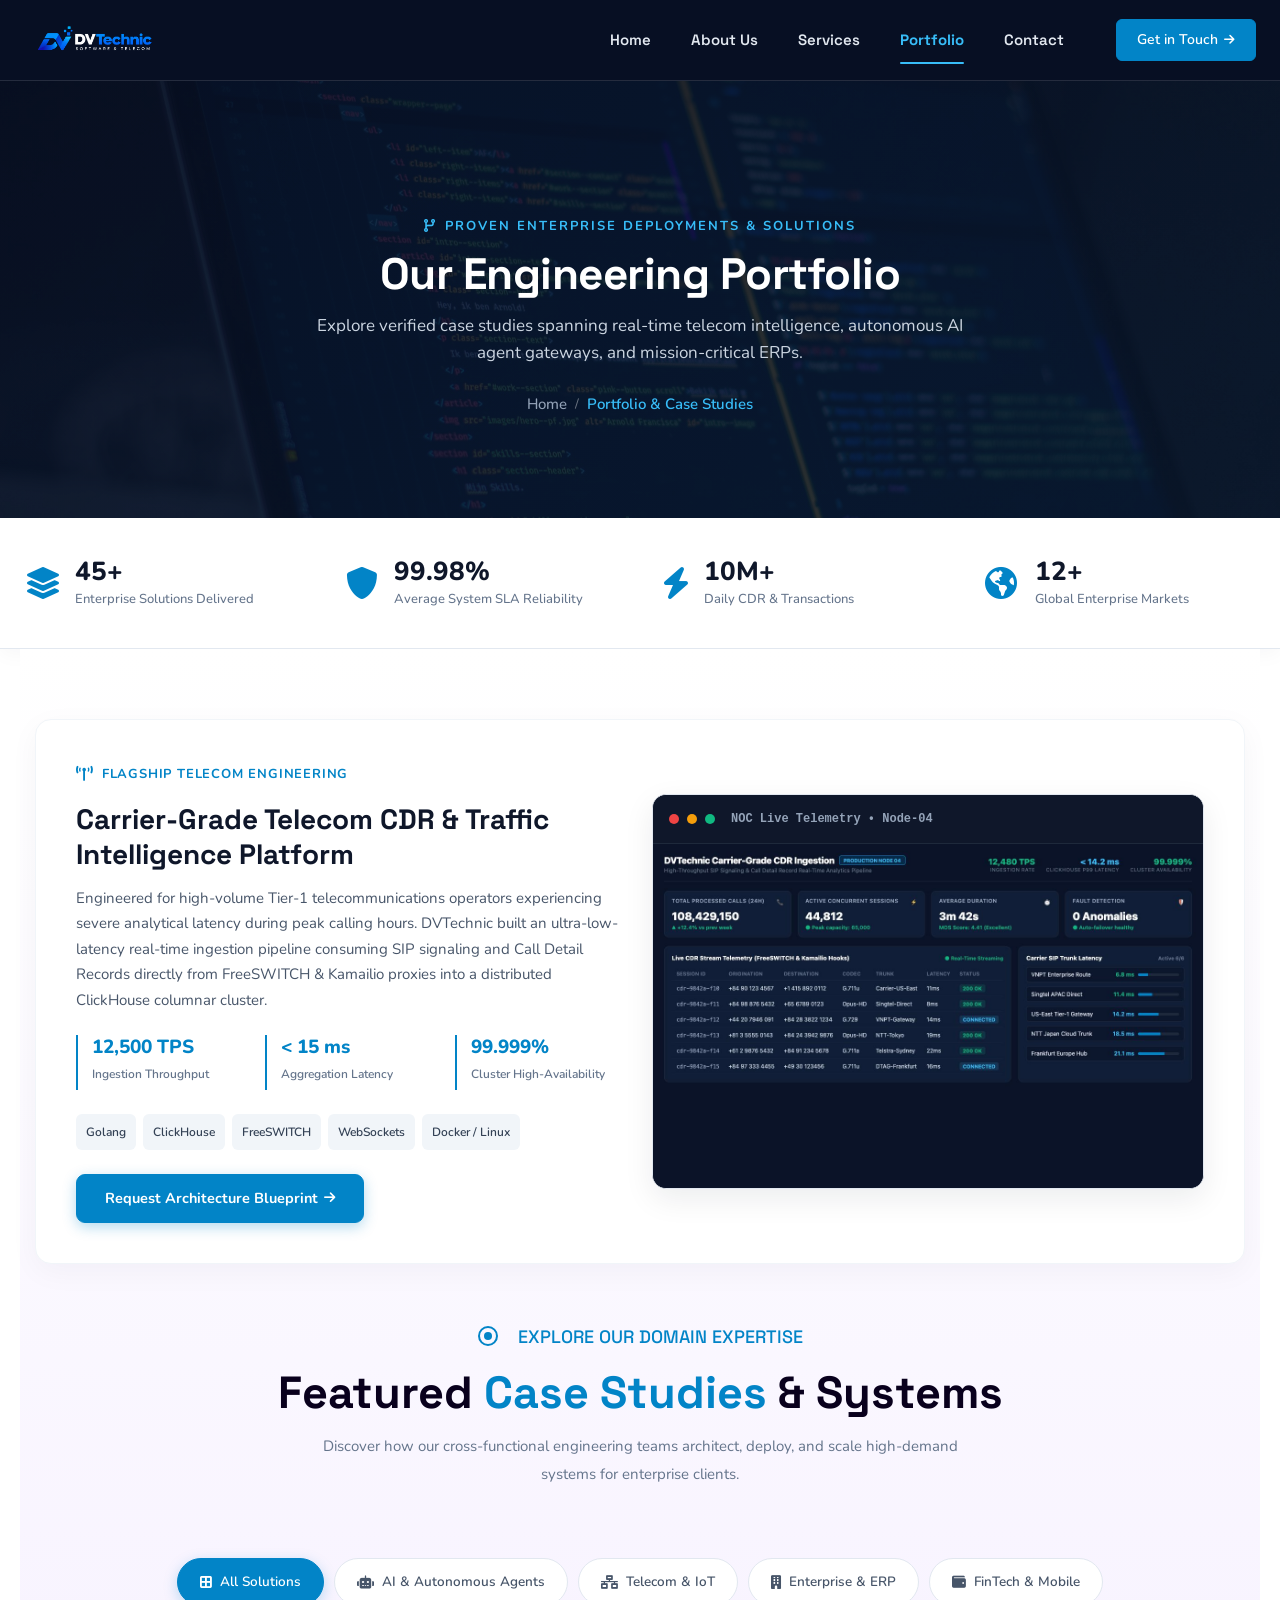
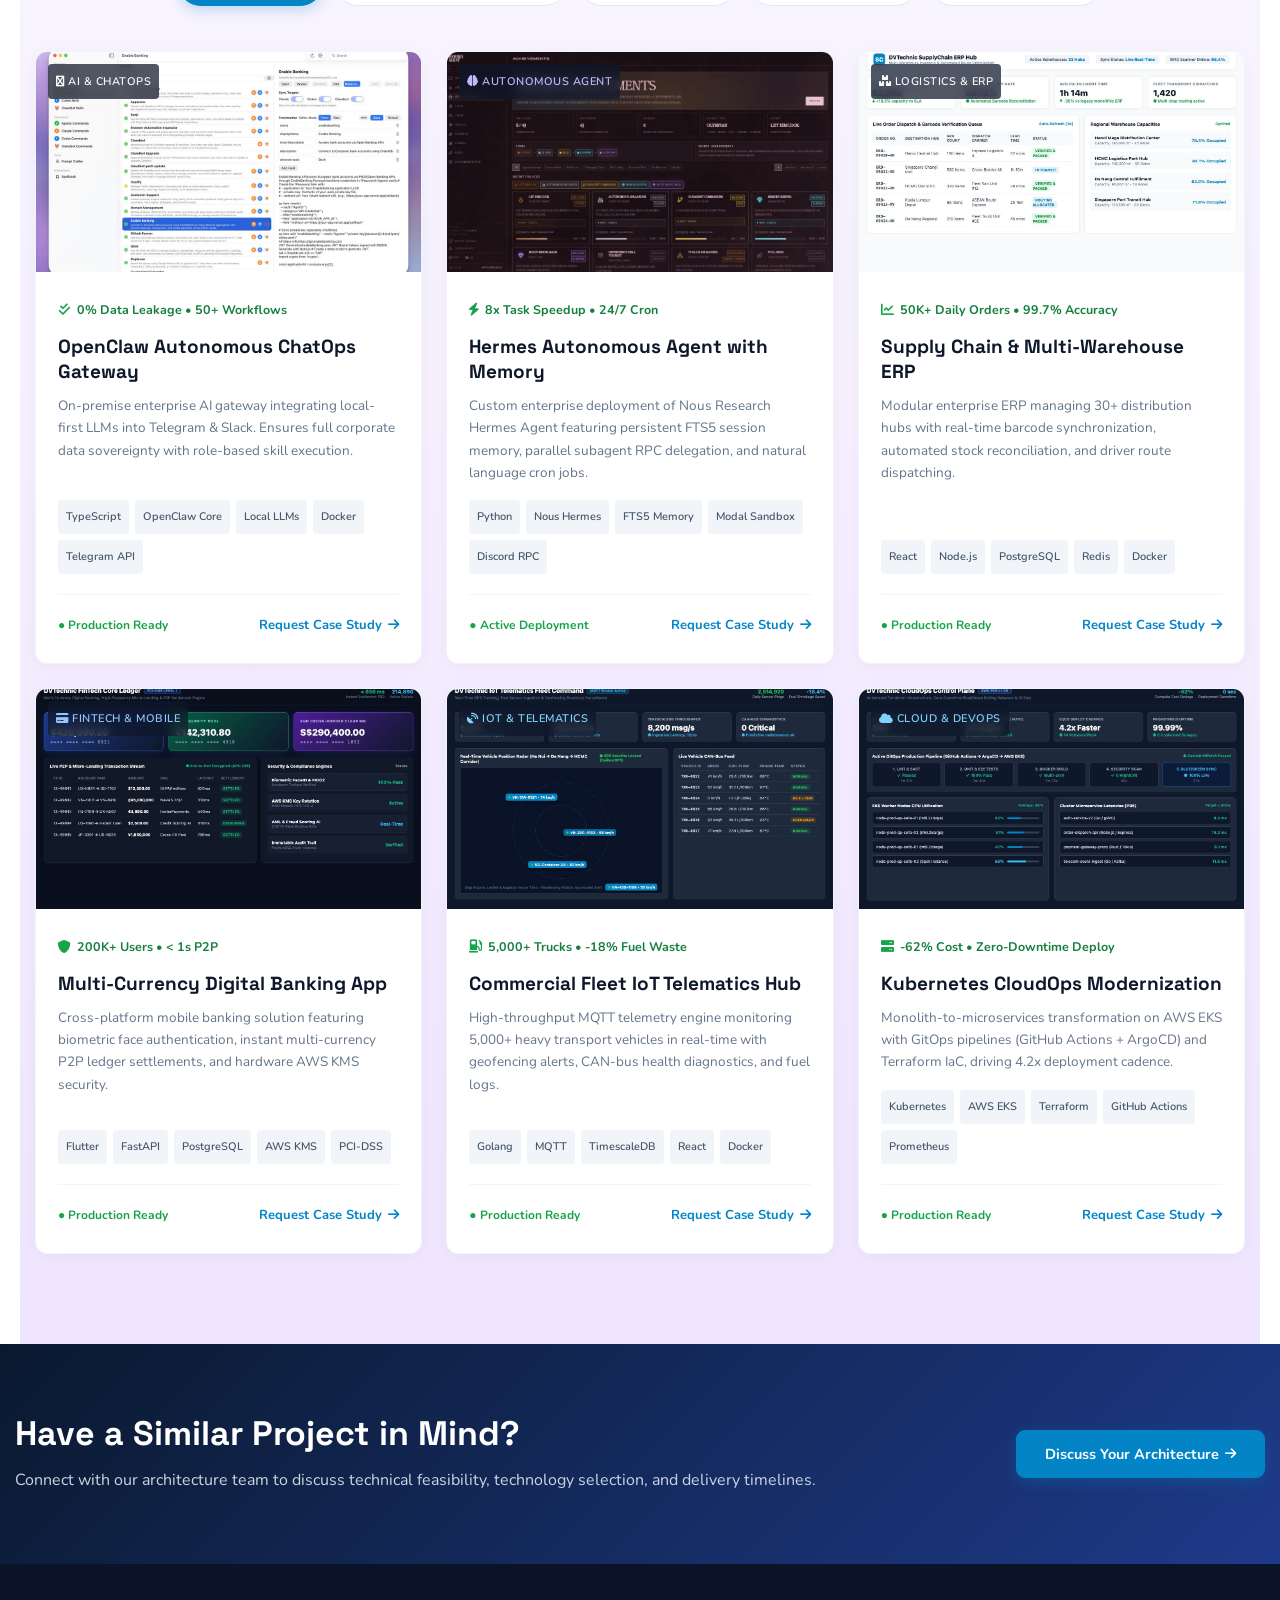
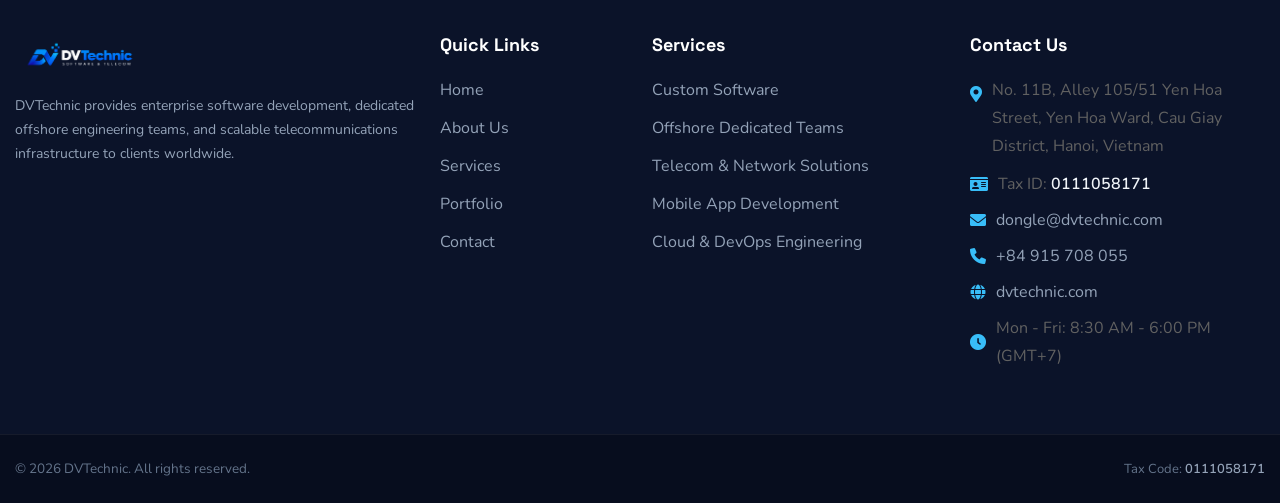
<file: portfolio.html>
<!DOCTYPE html>
<html lang="en">

<head>
	<meta charset="utf-8">
	<title>Portfolio &amp; Case Studies - DVTechnic Software Outsourcing &amp; Telecom</title>
	<!-- Stylesheets -->
	<link href="css/bootstrap.min.css" rel="stylesheet">
	<link href="css/style.css" rel="stylesheet">
	<link href="css/responsive.css" rel="stylesheet">
	<link rel="shortcut icon" href="images/favicon.png" type="image/x-icon">
	<link rel="icon" href="images/favicon.png" type="image/x-icon">
	<meta http-equiv="X-UA-Compatible" content="IE=edge">
	<meta name="viewport" content="width=device-width, initial-scale=1.0, maximum-scale=1.0, user-scalable=0">
	<meta name="description" content="Review DVTechnic's portfolio of delivered software engineering projects, telecommunications platforms, and cloud modernization case studies.">
	<link rel="canonical" href="https://dvtechnic.com/portfolio.html">
	<meta property="og:type" content="website">
	<meta property="og:url" content="https://dvtechnic.com/portfolio.html">
	<meta property="og:site_name" content="DVTechnic">
	<meta property="og:title" content="Portfolio - DVTechnic Software Outsourcing & Telecom Solutions">
	<meta property="og:description" content="Review DVTechnic's portfolio of delivered software engineering projects, telecommunications platforms, and cloud modernization case studies.">
	<meta property="og:image" content="https://dvtechnic.com/images/logo-dvtechnic-white.png">
</head>

<body>

	<div class="page-wrapper">

		<!-- Main Header-->
		<header class="main-header">
			<div class="header-lower style_corporate">
				<div class="main-box">
					<div class="logo-box">
						<div class="logo">
							<a href="index.html">
								<img src="images/logo-dvtechnic-white.png" alt="DVTechnic" title="DVTechnic" style="height: 48px; width: auto;">
							</a>
						</div>
					</div>
					<div class="nav-outer">
						<nav class="nav main-menu">
							<ul class="navigation">
								<li><a href="index.html">Home</a></li>
								<li><a href="about.html">About Us</a></li>
								<li><a href="services.html">Services</a></li>
								<li class="current"><a href="portfolio.html">Portfolio</a></li>
								<li><a href="contact.html">Contact</a></li>
							</ul>
						</nav>

						<div class="outer-box">
							<div class="menu-btn">
								<a href="contact.html" class="theme-btn btn-style-one">
									<span class="btn-title">Get in Touch <i class="fa-solid fa-arrow-right"></i></span>
								</a>
							</div>
							<div class="mobile-nav-toggler"><span class="icon lnr-icon-bars"></span></div>
						</div>
					</div>
				</div>
			</div>

			<!-- Mobile Menu  -->
			<div class="mobile-menu">
				<div class="menu-backdrop"></div>
				<nav class="menu-box">
					<div class="upper-box">
						<div class="nav-logo">
							<a href="index.html"><img src="images/logo-dvtechnic-white.png" alt="DVTechnic" style="height: 42px; width: auto;"></a>
						</div>
						<div class="close-btn"><i class="icon fa fa-times"></i></div>
					</div>
					<ul class="navigation clearfix"></ul>
					<ul class="contact-list-one">
						<li>
							<div class="contact-info-box">
								<i class="icon lnr-icon-phone-handset"></i>
								<span class="title">Call Us</span>
								<a href="tel:+84915708055">+84 915 708 055</a>
							</div>
						</li>
						<li>
							<div class="contact-info-box">
								<span class="icon lnr-icon-envelope1"></span>
								<span class="title">Send Email</span>
								<a href="mailto:dongle@dvtechnic.com">dongle@dvtechnic.com</a>
							</div>
						</li>
						<li>
							<div class="contact-info-box">
								<span class="icon lnr-icon-clock"></span>
								<span class="title">Working Hours</span>
								Mon - Fri: 8:30 AM - 6:00 PM (GMT+7)
							</div>
						</li>
					</ul>
				</nav>
			</div>

			<!-- Sticky Header  -->
			<div class="sticky-header">
				<div class="auto-container">
					<div class="inner-container">
						<div class="logo">
							<a href="index.html"><img src="images/logo-dvtechnic-white.png" alt="DVTechnic" style="height: 42px; width: auto;"></a>
						</div>
						<div class="nav-outer">
							<nav class="main-menu">
								<div class="navbar-collapse show collapse clearfix">
									<ul class="navigation clearfix"></ul>
								</div>
							</nav>
							<div class="mobile-nav-toggler"><span class="icon lnr-icon-bars"></span></div>
						</div>
					</div>
				</div>
			</div>
		</header>

		<!-- Preloader -->
		<div class="preloader">
			<div class="loader"></div>
		</div>

		<!-- Breadcrumb Section -->
		<div class="breadcumb-area" style="position: relative; background: linear-gradient(135deg, rgba(7, 15, 35, 0.88) 0%, rgba(10, 25, 47, 0.82) 100%), url('images/inner-image/portfolio-hero-bg.jpg') center/cover no-repeat; padding: 130px 0 100px;">
			<div class="auto-container">
				<div class="row align-items-center">
					<div class="col-lg-12 text-center">
						<div class="breadcumb-content">
							<div class="section-sub-title" style="margin-bottom: 12px;">
								<span style="color: #38bdf8; font-weight: 700; font-size: 13px; letter-spacing: 2px; text-transform: uppercase; display: inline-flex; align-items: center; gap: 8px;">
									<i class="fa-solid fa-code-branch"></i> Proven Enterprise Deployments &amp; Solutions
								</span>
							</div>
							<h1 style="color: #ffffff; font-size: 44px; font-weight: 800; letter-spacing: -0.5px; margin-bottom: 16px; font-family: var(--title-font);">Our Engineering Portfolio</h1>
							<p style="color: #cbd5e1; font-size: 17px; max-width: 680px; margin: 0 auto 24px; line-height: 1.6;">Explore verified case studies spanning real-time telecom intelligence, autonomous AI agent gateways, and mission-critical ERPs.</p>
							<ul class="breadcumb-nav" style="display: inline-flex; align-items: center; gap: 8px; list-style: none; margin: 0; padding: 0;">
								<li><a href="index.html" style="color: #94a3b8; font-weight: 500; font-size: 15px; text-decoration: none; transition: color 0.2s ease;">Home</a></li>
								<li style="color: rgba(255, 255, 255, 0.4); font-size: 13px;">/</li>
								<li style="color: #38bdf8; font-weight: 600; font-size: 15px;">Portfolio &amp; Case Studies</li>
							</ul>
						</div>
					</div>
				</div>
			</div>
		</div>

		<!-- Operational Metrics Bar -->
		<div class="portfolio-metrics-bar">
			<div class="auto-container">
				<div class="row g-4">
					<div class="col-lg-3 col-sm-6">
						<div class="portfolio-metric-item">
							<div class="portfolio-metric-icon">
								<i class="fa-solid fa-layer-group"></i>
							</div>
							<div class="portfolio-metric-content">
								<div class="num">45+</div>
								<div class="lbl">Enterprise Solutions Delivered</div>
							</div>
						</div>
					</div>
					<div class="col-lg-3 col-sm-6">
						<div class="portfolio-metric-item">
							<div class="portfolio-metric-icon">
								<i class="fa-solid fa-shield-halved"></i>
							</div>
							<div class="portfolio-metric-content">
								<div class="num">99.98%</div>
								<div class="lbl">Average System SLA Reliability</div>
							</div>
						</div>
					</div>
					<div class="col-lg-3 col-sm-6">
						<div class="portfolio-metric-item">
							<div class="portfolio-metric-icon">
								<i class="fa-solid fa-bolt"></i>
							</div>
							<div class="portfolio-metric-content">
								<div class="num">10M+</div>
								<div class="lbl">Daily CDR &amp; Transactions</div>
							</div>
						</div>
					</div>
					<div class="col-lg-3 col-sm-6">
						<div class="portfolio-metric-item">
							<div class="portfolio-metric-icon">
								<i class="fa-solid fa-earth-americas"></i>
							</div>
							<div class="portfolio-metric-content">
								<div class="num">12+</div>
								<div class="lbl">Global Enterprise Markets</div>
							</div>
						</div>
					</div>
				</div>
			</div>
		</div>

		<!-- Main Portfolio Section -->
		<section class="service-section inner-style boxed" style="padding: 70px 0 90px; background-color: #f8fafc;">
			<div class="auto-container">
				
				<!-- Flagship Spotlight Showcase -->
				<div class="flagship-card">
					<div class="row align-items-center g-4">
						<div class="col-lg-6">
							<div class="flagship-badge">
								<i class="fa-solid fa-tower-broadcast"></i> Flagship Telecom Engineering
							</div>
							<h2 class="flagship-title">Carrier-Grade Telecom CDR &amp; Traffic Intelligence Platform</h2>
							<p class="flagship-desc">
								Engineered for high-volume Tier-1 telecommunications operators experiencing severe analytical latency during peak calling hours. DVTechnic built an ultra-low-latency real-time ingestion pipeline consuming SIP signaling and Call Detail Records directly from FreeSWITCH &amp; Kamailio proxies into a distributed ClickHouse columnar cluster.
							</p>

							<!-- Measured Metrics Grid -->
							<div class="flagship-metrics-grid">
								<div class="flagship-metric-box">
									<div class="val">12,500 TPS</div>
									<div class="label">Ingestion Throughput</div>
								</div>
								<div class="flagship-metric-box">
									<div class="val">&lt; 15 ms</div>
									<div class="label">Aggregation Latency</div>
								</div>
								<div class="flagship-metric-box">
									<div class="val">99.999%</div>
									<div class="label">Cluster High-Availability</div>
								</div>
							</div>

							<!-- Tech Stack Badges -->
							<div style="display: flex; flex-wrap: wrap; gap: 7px; margin-bottom: 24px;">
								<span style="background: #f1f5f9; color: #334155; font-size: 12px; font-weight: 600; padding: 4px 10px; border-radius: 6px;">Golang</span>
								<span style="background: #f1f5f9; color: #334155; font-size: 12px; font-weight: 600; padding: 4px 10px; border-radius: 6px;">ClickHouse</span>
								<span style="background: #f1f5f9; color: #334155; font-size: 12px; font-weight: 600; padding: 4px 10px; border-radius: 6px;">FreeSWITCH</span>
								<span style="background: #f1f5f9; color: #334155; font-size: 12px; font-weight: 600; padding: 4px 10px; border-radius: 6px;">WebSockets</span>
								<span style="background: #f1f5f9; color: #334155; font-size: 12px; font-weight: 600; padding: 4px 10px; border-radius: 6px;">Docker / Linux</span>
							</div>

							<div>
								<a href="contact.html" class="theme-btn btn-style-one">
									<span class="btn-title">Request Architecture Blueprint <i class="fa-solid fa-arrow-right"></i></span>
								</a>
							</div>
						</div>

						<div class="col-lg-6">
							<div style="border-radius: 14px; overflow: hidden; border: 1px solid #e2e8f0; box-shadow: 0 10px 30px rgba(15, 23, 42, 0.08); background: #0b1329;">
								<!-- Window Title Bar -->
								<div style="background: #0f172a; border-bottom: 1px solid #1e293b; padding: 10px 16px; display: flex; align-items: center; gap: 8px;">
									<span style="width: 10px; height: 10px; border-radius: 50%; background: #ef4444; display: inline-block;"></span>
									<span style="width: 10px; height: 10px; border-radius: 50%; background: #f59e0b; display: inline-block;"></span>
									<span style="width: 10px; height: 10px; border-radius: 50%; background: #10b981; display: inline-block;"></span>
									<span style="font-size: 12px; font-weight: 600; color: #94a3b8; margin-left: 8px; font-family: monospace;">NOC Live Telemetry • Node-04</span>
								</div>
								<img src="images/portfolio/telecom-cdr-dashboard.jpg" alt="Carrier-Grade Telecom CDR Platform Dashboard" style="width: 100%; height: auto; display: block;">
							</div>
						</div>
					</div>
				</div>

				<!-- Section Header & Filter Tabs -->
				<div class="row">
					<div class="col-lg-12">
						<div class="sec-title pb-20 text-center">
							<div class="section-sub-title">
								<h5 class="sub-title">EXPLORE OUR DOMAIN EXPERTISE</h5>
							</div>
							<div class="section-title">
								<h2 class="title title-anim">Featured <span>Case Studies</span> &amp; Systems</h2>
							</div>
							<p style="max-width: 680px; margin: 12px auto 0; color: #64748b; font-size: 15px;">
								Discover how our cross-functional engineering teams architect, deploy, and scale high-demand systems for enterprise clients.
							</p>
						</div>

						<!-- Filter Navigation Tabs -->
						<div class="portfolio-filter-tabs">
							<button type="button" class="portfolio-filter-btn active" data-filter="all">
								<i class="fa-solid fa-border-all"></i> All Solutions
							</button>
							<button type="button" class="portfolio-filter-btn" data-filter="ai">
								<i class="fa-solid fa-robot"></i> AI &amp; Autonomous Agents
							</button>
							<button type="button" class="portfolio-filter-btn" data-filter="telecom">
								<i class="fa-solid fa-network-wired"></i> Telecom &amp; IoT
							</button>
							<button type="button" class="portfolio-filter-btn" data-filter="enterprise">
								<i class="fa-solid fa-building"></i> Enterprise &amp; ERP
							</button>
							<button type="button" class="portfolio-filter-btn" data-filter="fintech">
								<i class="fa-solid fa-wallet"></i> FinTech &amp; Mobile
							</button>
						</div>
					</div>
				</div>

				<!-- Categorized Case Studies Grid -->
				<div class="row g-4" id="portfolio-grid">

					<!-- Project 1: OpenClaw Enterprise Gateway (AI) -->
					<div class="col-lg-4 col-md-6 portfolio-item filter-ai">
						<div class="portfolio-case-card">
							<div class="portfolio-thumb-wrap">
								<img src="images/services/openclaw-agents-ui.jpg" alt="OpenClaw Enterprise ChatOps Gateway">
								<div class="portfolio-badge-float">
									<i class="fa-solid fa-shield-cat"></i> AI &amp; ChatOps
								</div>
							</div>
							<div class="portfolio-content-wrap">
								<div class="portfolio-kpi-pill">
									<i class="fa-solid fa-check-double"></i> 0% Data Leakage • 50+ Workflows
								</div>
								<h3 class="portfolio-title-text">
									<a href="contact.html">OpenClaw Autonomous ChatOps Gateway</a>
								</h3>
								<p class="portfolio-desc-text">
									On-premise enterprise AI gateway integrating local-first LLMs into Telegram &amp; Slack. Ensures full corporate data sovereignty with role-based skill execution.
								</p>
								<div class="portfolio-tech-tags">
									<span class="portfolio-tech-tag">TypeScript</span>
									<span class="portfolio-tech-tag">OpenClaw Core</span>
									<span class="portfolio-tech-tag">Local LLMs</span>
									<span class="portfolio-tech-tag">Docker</span>
									<span class="portfolio-tech-tag">Telegram API</span>
								</div>
								<div class="portfolio-action-row">
									<span style="font-size: 12px; color: #16a34a; font-weight: 700;">● Production Ready</span>
									<a href="contact.html" class="portfolio-action-link">
										Request Case Study <i class="fa-solid fa-arrow-right"></i>
									</a>
								</div>
							</div>
						</div>
					</div>

					<!-- Project 2: Hermes Autonomous Agent Platform (AI) -->
					<div class="col-lg-4 col-md-6 portfolio-item filter-ai">
						<div class="portfolio-case-card">
							<div class="portfolio-thumb-wrap">
								<img src="images/services/hermes-dashboard-hd.png" alt="Hermes Autonomous Agent Platform">
								<div class="portfolio-badge-float" style="color: #c4b5fd;">
									<i class="fa-solid fa-brain"></i> Autonomous Agent
								</div>
							</div>
							<div class="portfolio-content-wrap">
								<div class="portfolio-kpi-pill">
									<i class="fa-solid fa-bolt"></i> 8x Task Speedup • 24/7 Cron
								</div>
								<h3 class="portfolio-title-text">
									<a href="contact.html">Hermes Autonomous Agent with Memory</a>
								</h3>
								<p class="portfolio-desc-text">
									Custom enterprise deployment of Nous Research Hermes Agent featuring persistent FTS5 session memory, parallel subagent RPC delegation, and natural language cron jobs.
								</p>
								<div class="portfolio-tech-tags">
									<span class="portfolio-tech-tag">Python</span>
									<span class="portfolio-tech-tag">Nous Hermes</span>
									<span class="portfolio-tech-tag">FTS5 Memory</span>
									<span class="portfolio-tech-tag">Modal Sandbox</span>
									<span class="portfolio-tech-tag">Discord RPC</span>
								</div>
								<div class="portfolio-action-row">
									<span style="font-size: 12px; color: #16a34a; font-weight: 700;">● Active Deployment</span>
									<a href="contact.html" class="portfolio-action-link">
										Request Case Study <i class="fa-solid fa-arrow-right"></i>
									</a>
								</div>
							</div>
						</div>
					</div>

					<!-- Project 3: Supply Chain ERP (Enterprise) -->
					<div class="col-lg-4 col-md-6 portfolio-item filter-enterprise">
						<div class="portfolio-case-card">
							<div class="portfolio-thumb-wrap">
								<img src="images/portfolio/portfolio-erp-logistics.jpg" alt="Enterprise Supply Chain ERP">
								<div class="portfolio-badge-float">
									<i class="fa-solid fa-boxes-stacked"></i> Logistics &amp; ERP
								</div>
							</div>
							<div class="portfolio-content-wrap">
								<div class="portfolio-kpi-pill">
									<i class="fa-solid fa-chart-line"></i> 50K+ Daily Orders • 99.7% Accuracy
								</div>
								<h3 class="portfolio-title-text">
									<a href="contact.html">Supply Chain &amp; Multi-Warehouse ERP</a>
								</h3>
								<p class="portfolio-desc-text">
									Modular enterprise ERP managing 30+ distribution hubs with real-time barcode synchronization, automated stock reconciliation, and driver route dispatching.
								</p>
								<div class="portfolio-tech-tags">
									<span class="portfolio-tech-tag">React</span>
									<span class="portfolio-tech-tag">Node.js</span>
									<span class="portfolio-tech-tag">PostgreSQL</span>
									<span class="portfolio-tech-tag">Redis</span>
									<span class="portfolio-tech-tag">Docker</span>
								</div>
								<div class="portfolio-action-row">
									<span style="font-size: 12px; color: #16a34a; font-weight: 700;">● Production Ready</span>
									<a href="contact.html" class="portfolio-action-link">
										Request Case Study <i class="fa-solid fa-arrow-right"></i>
									</a>
								</div>
							</div>
						</div>
					</div>

					<!-- Project 4: FinTech Banking App (FinTech) -->
					<div class="col-lg-4 col-md-6 portfolio-item filter-fintech">
						<div class="portfolio-case-card">
							<div class="portfolio-thumb-wrap">
								<img src="images/portfolio/portfolio-fintech-banking.jpg" alt="Multi-Currency Digital Banking App">
								<div class="portfolio-badge-float" style="color: #93c5fd;">
									<i class="fa-solid fa-credit-card"></i> FinTech &amp; Mobile
								</div>
							</div>
							<div class="portfolio-content-wrap">
								<div class="portfolio-kpi-pill">
									<i class="fa-solid fa-shield-halved"></i> 200K+ Users • &lt; 1s P2P
								</div>
								<h3 class="portfolio-title-text">
									<a href="contact.html">Multi-Currency Digital Banking App</a>
								</h3>
								<p class="portfolio-desc-text">
									Cross-platform mobile banking solution featuring biometric face authentication, instant multi-currency P2P ledger settlements, and hardware AWS KMS security.
								</p>
								<div class="portfolio-tech-tags">
									<span class="portfolio-tech-tag">Flutter</span>
									<span class="portfolio-tech-tag">FastAPI</span>
									<span class="portfolio-tech-tag">PostgreSQL</span>
									<span class="portfolio-tech-tag">AWS KMS</span>
									<span class="portfolio-tech-tag">PCI-DSS</span>
								</div>
								<div class="portfolio-action-row">
									<span style="font-size: 12px; color: #16a34a; font-weight: 700;">● Production Ready</span>
									<a href="contact.html" class="portfolio-action-link">
										Request Case Study <i class="fa-solid fa-arrow-right"></i>
									</a>
								</div>
							</div>
						</div>
					</div>

					<!-- Project 5: Fleet IoT Telemetry (Telecom) -->
					<div class="col-lg-4 col-md-6 portfolio-item filter-telecom">
						<div class="portfolio-case-card">
							<div class="portfolio-thumb-wrap">
								<img src="images/portfolio/portfolio-fleet-telematics.jpg" alt="Commercial Fleet IoT Telematics">
								<div class="portfolio-badge-float" style="color: #7dd3fc;">
									<i class="fa-solid fa-satellite-dish"></i> IoT &amp; Telematics
								</div>
							</div>
							<div class="portfolio-content-wrap">
								<div class="portfolio-kpi-pill">
									<i class="fa-solid fa-gas-pump"></i> 5,000+ Trucks • -18% Fuel Waste
								</div>
								<h3 class="portfolio-title-text">
									<a href="contact.html">Commercial Fleet IoT Telematics Hub</a>
								</h3>
								<p class="portfolio-desc-text">
									High-throughput MQTT telemetry engine monitoring 5,000+ heavy transport vehicles in real-time with geofencing alerts, CAN-bus health diagnostics, and fuel logs.
								</p>
								<div class="portfolio-tech-tags">
									<span class="portfolio-tech-tag">Golang</span>
									<span class="portfolio-tech-tag">MQTT</span>
									<span class="portfolio-tech-tag">TimescaleDB</span>
									<span class="portfolio-tech-tag">React</span>
									<span class="portfolio-tech-tag">Docker</span>
								</div>
								<div class="portfolio-action-row">
									<span style="font-size: 12px; color: #16a34a; font-weight: 700;">● Production Ready</span>
									<a href="contact.html" class="portfolio-action-link">
										Request Case Study <i class="fa-solid fa-arrow-right"></i>
									</a>
								</div>
							</div>
						</div>
					</div>

					<!-- Project 6: Cloud DevOps Modernization (Enterprise) -->
					<div class="col-lg-4 col-md-6 portfolio-item filter-enterprise">
						<div class="portfolio-case-card">
							<div class="portfolio-thumb-wrap">
								<img src="images/portfolio/portfolio-cloud-devops.jpg" alt="Kubernetes Cloud Modernization">
								<div class="portfolio-badge-float" style="color: #7dd3fc;">
									<i class="fa-solid fa-cloud"></i> Cloud &amp; DevOps
								</div>
							</div>
							<div class="portfolio-content-wrap">
								<div class="portfolio-kpi-pill">
									<i class="fa-solid fa-server"></i> -62% Cost • Zero-Downtime Deploy
								</div>
								<h3 class="portfolio-title-text">
									<a href="contact.html">Kubernetes CloudOps Modernization</a>
								</h3>
								<p class="portfolio-desc-text">
									Monolith-to-microservices transformation on AWS EKS with GitOps pipelines (GitHub Actions + ArgoCD) and Terraform IaC, driving 4.2x deployment cadence.
								</p>
								<div class="portfolio-tech-tags">
									<span class="portfolio-tech-tag">Kubernetes</span>
									<span class="portfolio-tech-tag">AWS EKS</span>
									<span class="portfolio-tech-tag">Terraform</span>
									<span class="portfolio-tech-tag">GitHub Actions</span>
									<span class="portfolio-tech-tag">Prometheus</span>
								</div>
								<div class="portfolio-action-row">
									<span style="font-size: 12px; color: #16a34a; font-weight: 700;">● Production Ready</span>
									<a href="contact.html" class="portfolio-action-link">
										Request Case Study <i class="fa-solid fa-arrow-right"></i>
									</a>
								</div>
							</div>
						</div>
					</div>

				</div>
			</div>
		</section>

		<!-- Call to Action Banner -->
		<section style="padding: 70px 0; background: linear-gradient(135deg, #0a192f 0%, #1e3a8a 100%); color: #ffffff;">
			<div class="auto-container">
				<div class="row align-items-center">
					<div class="col-lg-8 mb-4 mb-lg-0">
						<h2 style="font-size: 34px; font-weight: 800; color: #ffffff; margin-bottom: 12px;">Have a Similar Project in Mind?</h2>
						<p style="font-size: 16px; color: #cbd5e1; margin: 0;">Connect with our architecture team to discuss technical feasibility, technology selection, and delivery timelines.</p>
					</div>
					<div class="col-lg-4 text-lg-end">
						<a href="contact.html" class="theme-btn btn-style-one">
							<span class="btn-title">Discuss Your Architecture <i class="fa-solid fa-arrow-right"></i></span>
						</a>
					</div>
				</div>
			</div>
		</section>

		<!-- Main Footer Section -->
		<footer class="footer-section">
			<div class="main-footer-section" style="background-color: #0b1329; padding: 70px 0 40px;">
				<div class="auto-container">
					<div class="row">
						<div class="col-xl-4 col-lg-12 col-md-6 mb-4">
							<div class="footer-widget-content social">
								<div class="logo mb-3">
									<a href="index.html">
										<img src="images/logo-dvtechnic-white.png" alt="DVTechnic" style="max-height: 44px;">
									</a>
								</div>
								<div class="footer-desc" style="color: #94a3b8; font-size: 14px; line-height: 1.7;">
									DVTechnic provides enterprise software development, dedicated offshore engineering teams, and scalable telecommunications infrastructure to clients worldwide.
								</div>
							</div>
						</div>

						<div class="col-xl-2 col-lg-4 col-md-6 col-sm-12 mb-4">
							<div class="footer-widget-content">
								<h3 class="footer-title" style="color: #ffffff; font-size: 18px; margin-bottom: 20px;">Quick Links</h3>
								<ul class="footer-menu" style="list-style: none; padding-left: 0;">
									<li style="margin-bottom: 10px;"><a href="index.html" style="color: #94a3b8;">Home</a></li>
									<li style="margin-bottom: 10px;"><a href="about.html" style="color: #94a3b8;">About Us</a></li>
									<li style="margin-bottom: 10px;"><a href="services.html" style="color: #94a3b8;">Services</a></li>
									<li style="margin-bottom: 10px;"><a href="portfolio.html" style="color: #94a3b8;">Portfolio</a></li>
									<li style="margin-bottom: 10px;"><a href="contact.html" style="color: #94a3b8;">Contact</a></li>
								</ul>
							</div>
						</div>

						<div class="col-xl-3 col-lg-4 col-md-6 col-sm-12 mb-4">
							<div class="footer-widget-content">
								<h3 class="footer-title" style="color: #ffffff; font-size: 18px; margin-bottom: 20px;">Services</h3>
								<ul class="footer-menu" style="list-style: none; padding-left: 0;">
									<li style="margin-bottom: 10px;"><a href="services.html" style="color: #94a3b8;">Custom Software</a></li>
									<li style="margin-bottom: 10px;"><a href="services.html" style="color: #94a3b8;">Offshore Dedicated Teams</a></li>
									<li style="margin-bottom: 10px;"><a href="services.html" style="color: #94a3b8;">Telecom &amp; Network Solutions</a></li>
									<li style="margin-bottom: 10px;"><a href="services.html" style="color: #94a3b8;">Mobile App Development</a></li>
									<li style="margin-bottom: 10px;"><a href="services.html" style="color: #94a3b8;">Cloud &amp; DevOps Engineering</a></li>
								</ul>
							</div>
						</div>

						<div class="col-xl-3 col-lg-4 col-md-6 col-sm-12 mb-4">
							<div class="footer-widget-content">
								<h3 class="footer-title" style="color: #ffffff; font-size: 18px; margin-bottom: 20px;">Contact Us</h3>
								<div class="footer-content" style="color: #94a3b8; font-size: 13.5px; line-height: 1.6;">
									<p style="margin-bottom: 10px; display: flex; align-items: flex-start; gap: 10px;">
										<i class="fa-solid fa-location-dot" style="color: #38bdf8; margin-top: 4px; flex-shrink: 0;"></i>
										<span>No. 11B, Alley 105/51 Yen Hoa Street, Yen Hoa Ward, Cau Giay District, Hanoi, Vietnam</span>
									</p>
									<p style="margin-bottom: 8px; display: flex; align-items: center; gap: 10px;">
										<i class="fa-solid fa-id-card" style="color: #38bdf8; flex-shrink: 0;"></i>
										<span>Tax ID: <strong style="color: #f1f5f9; font-weight: 600;">0111058171</strong></span>
									</p>
									<p style="margin-bottom: 8px; display: flex; align-items: center; gap: 10px;">
										<i class="fa-solid fa-envelope" style="color: #38bdf8; flex-shrink: 0;"></i>
										<a href="mailto:dongle@dvtechnic.com" style="color: #94a3b8; text-decoration: none; transition: color 0.2s ease;">dongle@dvtechnic.com</a>
									</p>
									<p style="margin-bottom: 8px; display: flex; align-items: center; gap: 10px;">
										<i class="fa-solid fa-phone" style="color: #38bdf8; flex-shrink: 0;"></i>
										<a href="tel:+84915708055" style="color: #94a3b8; text-decoration: none; transition: color 0.2s ease;">+84 915 708 055</a>
									</p>
									<p style="margin-bottom: 8px; display: flex; align-items: center; gap: 10px;">
										<i class="fa-solid fa-globe" style="color: #38bdf8; flex-shrink: 0;"></i>
										<a href="https://dvtechnic.com" target="_blank" style="color: #94a3b8; text-decoration: none; transition: color 0.2s ease;">dvtechnic.com</a>
									</p>
									<p style="margin-bottom: 0; display: flex; align-items: center; gap: 10px;">
										<i class="fa-solid fa-clock" style="color: #38bdf8; flex-shrink: 0;"></i>
										<span>Mon - Fri: 8:30 AM - 6:00 PM (GMT+7)</span>
									</p>
								</div>
							</div>
						</div>
					</div>
				</div>
			</div>

			<div class="footer-bottom" style="background-color: #070d1e; padding: 20px 0; border-top: 1px solid rgba(255, 255, 255, 0.06);">
				<div class="auto-container">
					<div class="row align-items-center">
						<div class="col-md-6 text-center text-md-start mb-2 mb-md-0">
							<div class="copyright-text" style="color: #64748b; font-size: 13.5px;">
								&copy; 2026 DVTechnic. All rights reserved.
							</div>
						</div>
						<div class="col-md-6 text-center text-md-end">
							<div style="color: #64748b; font-size: 13px;">
								Tax Code: <strong style="color: #94a3b8; font-weight: 600;">0111058171</strong>
							</div>
						</div>
					</div>
				</div>
			</div>
		</footer>

		<!-- Scroll To Top -->
		<div class="scroll-to-top scroll-to-target" data-target="html"><span class="fa fa-angle-up"></span></div>

		<!-- Scripts -->
		<script src="js/jquery.js"></script>
		<script src="js/popper.min.js"></script>
		<script src="js/bootstrap.min.js"></script>
		<script src="js/magnific.js"></script>
		<script src="js/wow.js"></script>
		<script src="js/appear.js"></script>
		<script src="js/swiper.min.js"></script>
		<script src="js/jquery.counterup.min.js"></script>
		<script src="js/waypoints.min.js"></script>
		<script src="js/nice-select.js"></script>
		<script src="js/knob.js"></script>
		<script src="js/gsap.min.js"></script>
		<script src="js/ScrollTrigger.min.js"></script>
		<script src="js/SplitText.js"></script>
		<script src="js/cusor-text.js"></script>
		<script src="js/script.js"></script>

		<!-- Interactive Portfolio Filter Script -->
		<script>
			$(document).ready(function() {
				$('.portfolio-filter-btn').on('click', function() {
					$('.portfolio-filter-btn').removeClass('active');
					$(this).addClass('active');
					var filter = $(this).attr('data-filter');
					if (filter === 'all') {
						$('.portfolio-item').stop(true, true).fadeIn(300);
					} else {
						$('.portfolio-item').stop(true, true).hide();
						$('.portfolio-item.filter-' + filter).stop(true, true).fadeIn(300);
					}
				});
			});
		</script>

	</div>

</body>
</html>
</file>
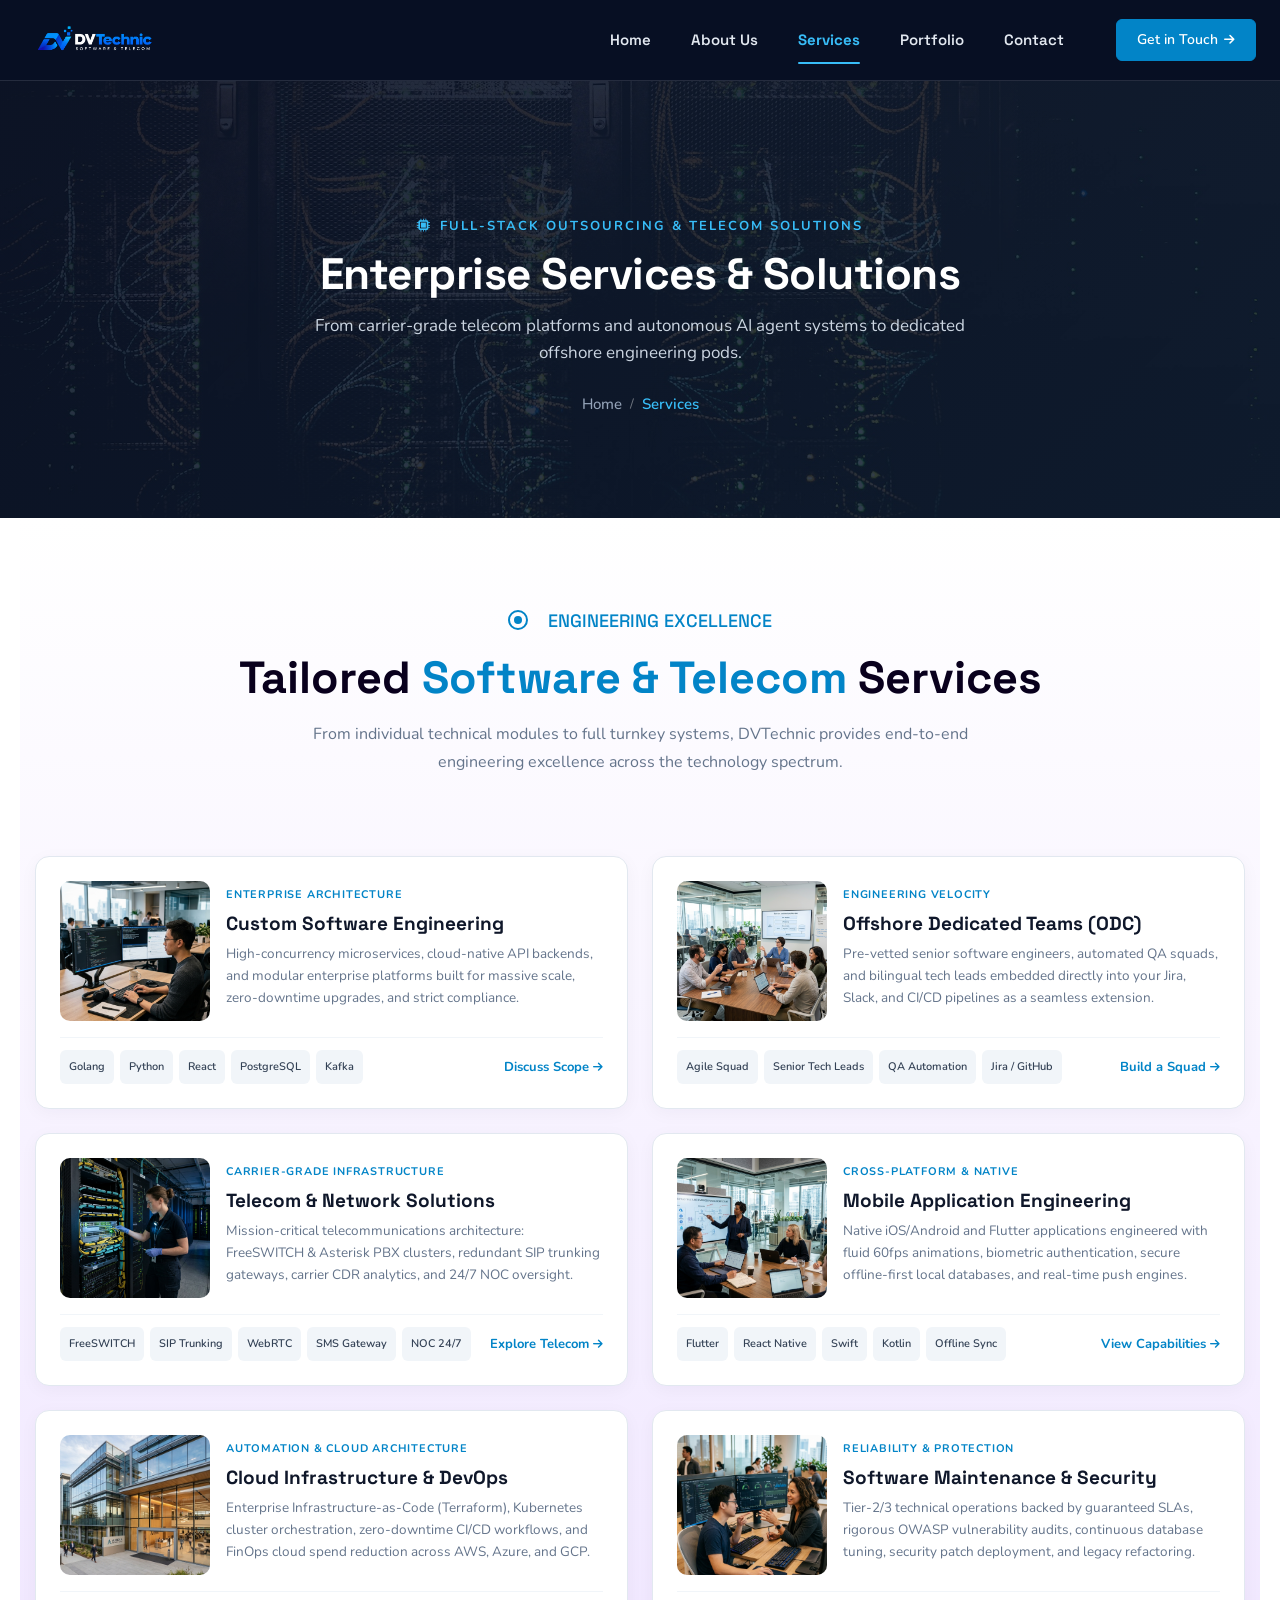
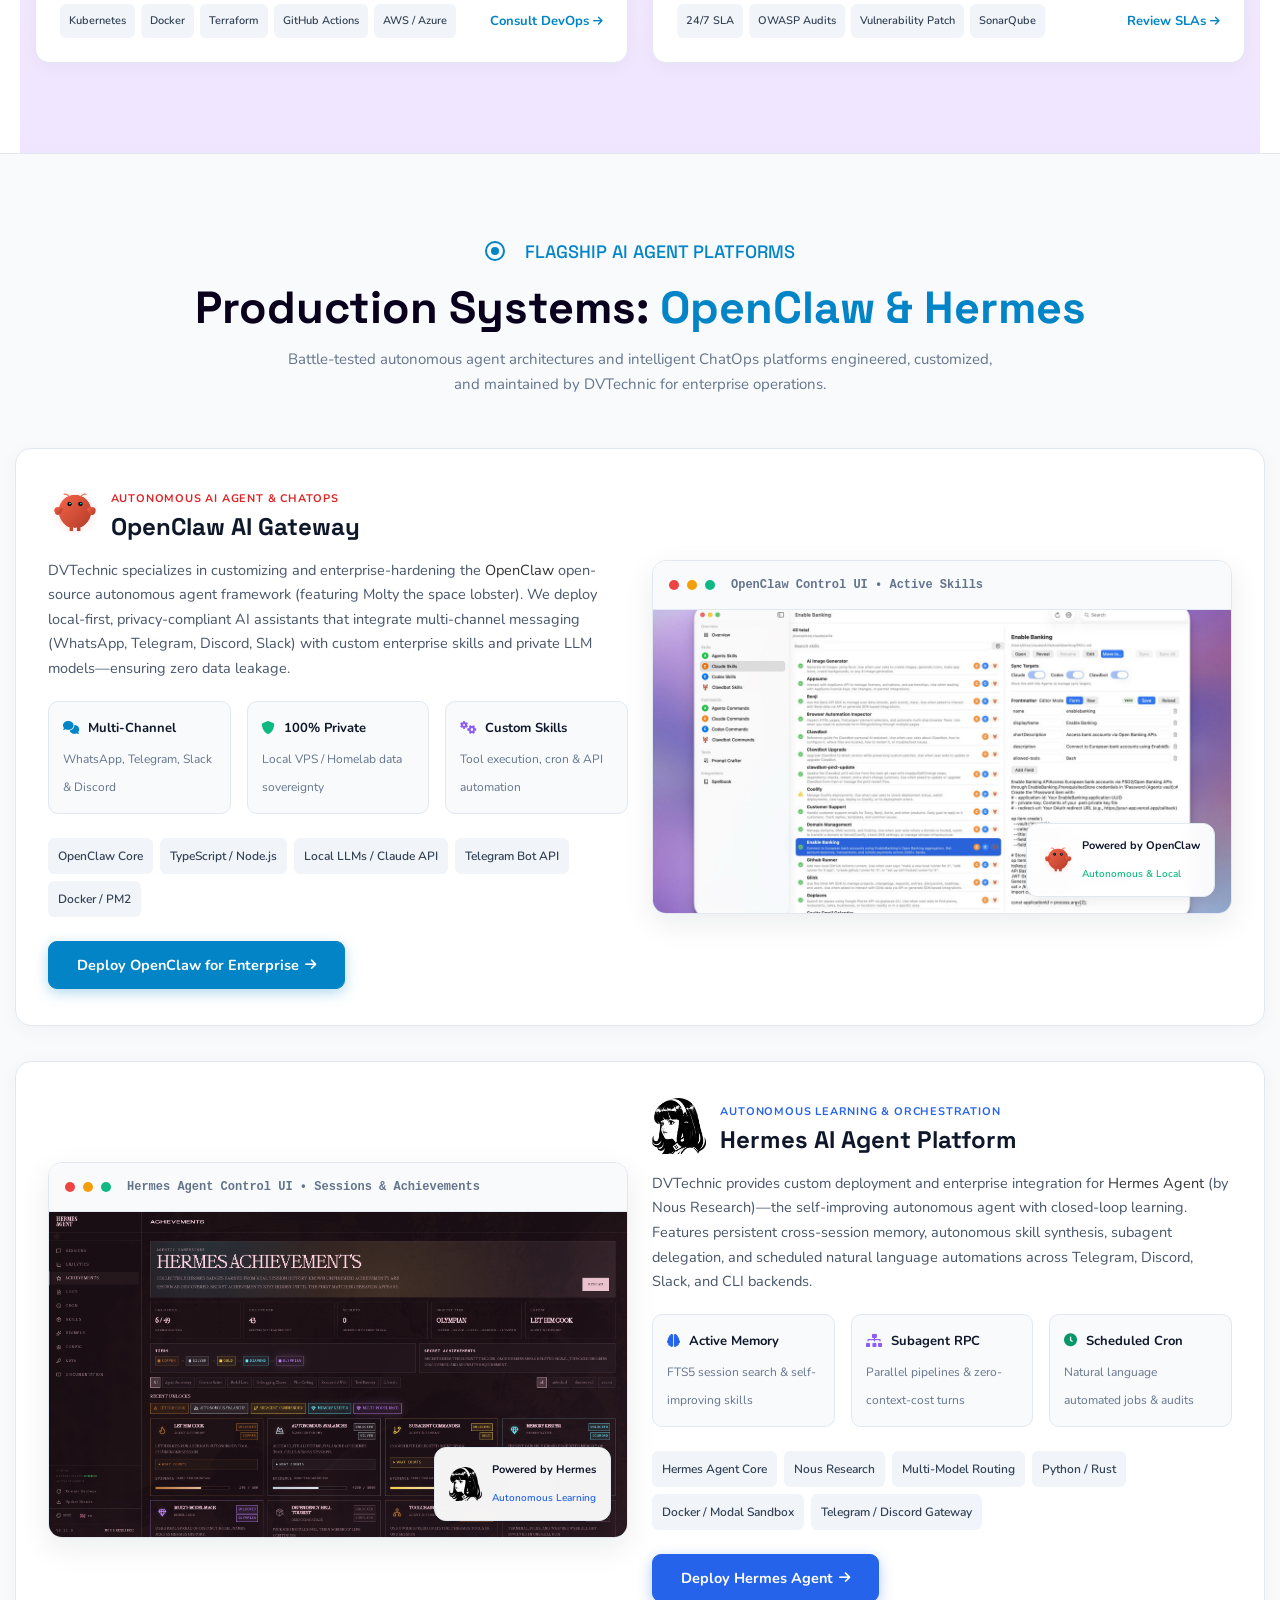
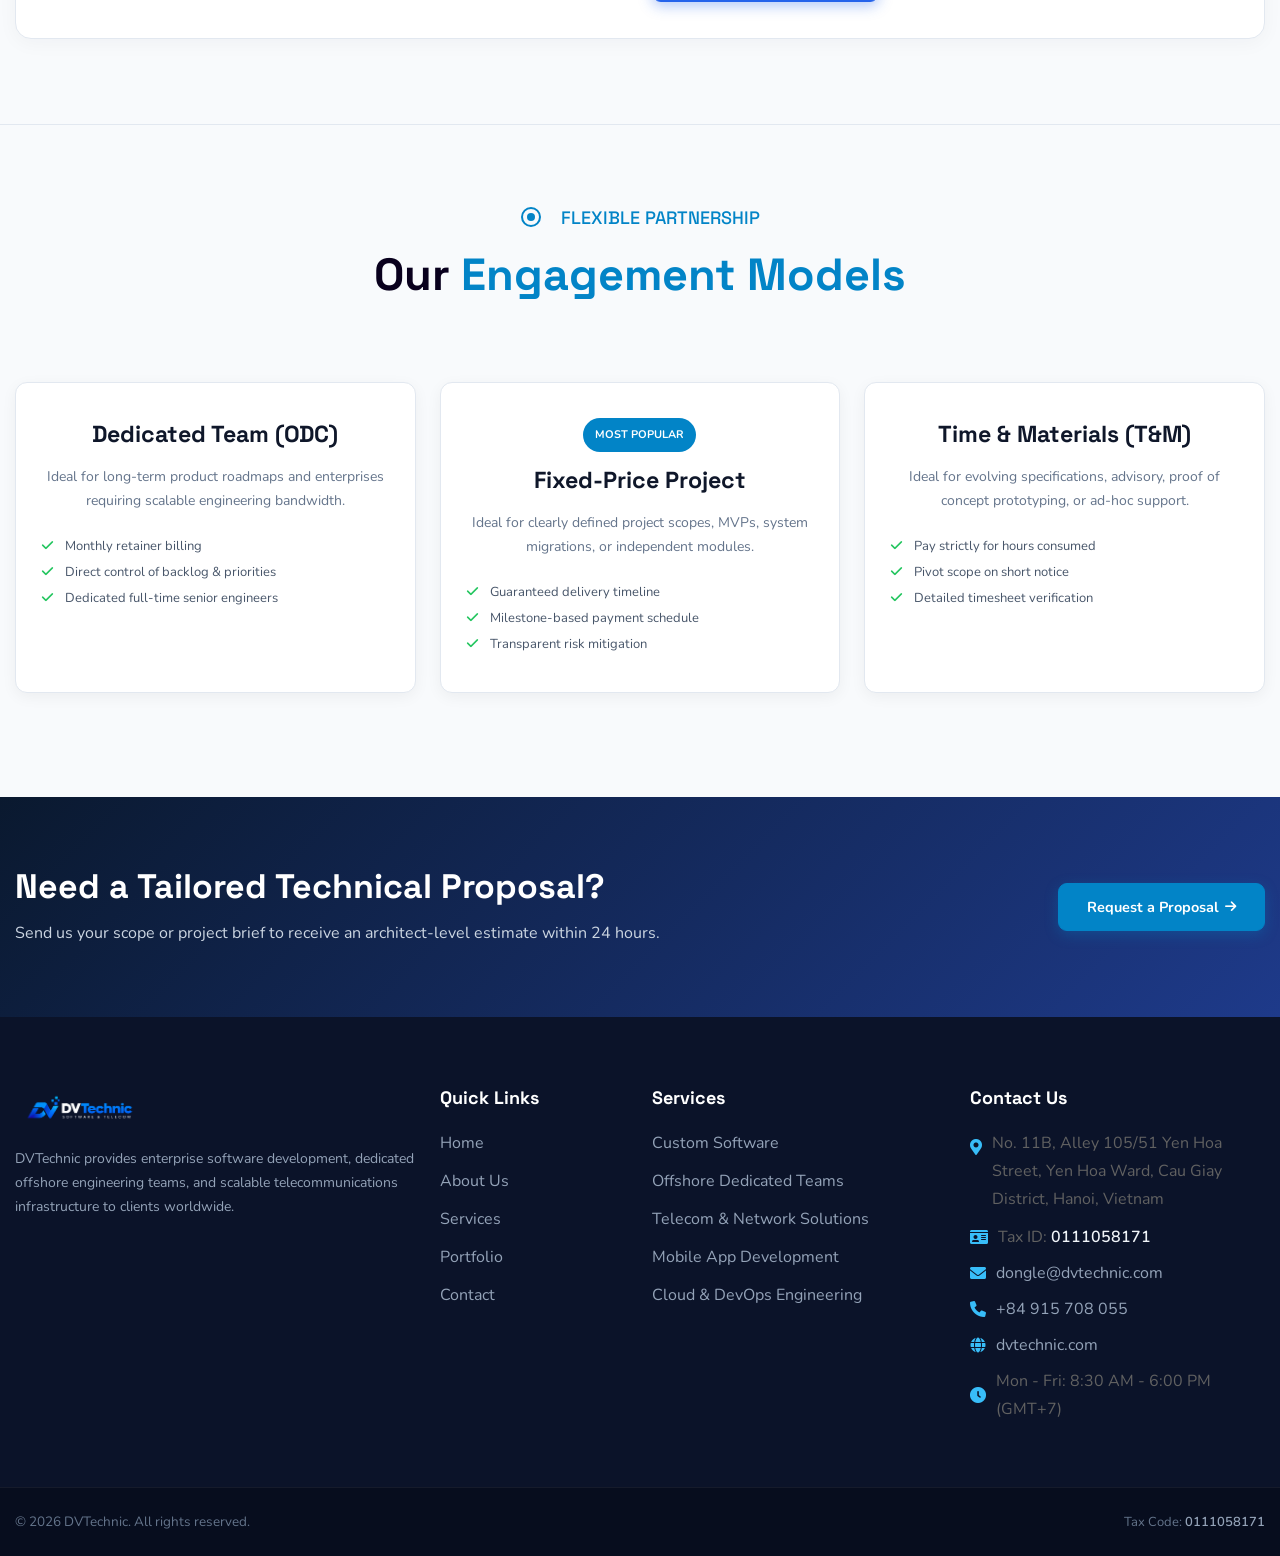
<file: services.html>
<!DOCTYPE html>
<html lang="en">

<head>
	<meta charset="utf-8">
	<title>Services &amp; Solutions - DVTechnic Software Outsourcing &amp; Telecom</title>
	<!-- Stylesheets -->
	<link href="css/bootstrap.min.css" rel="stylesheet">
	<link href="css/style.css" rel="stylesheet">
	<link href="css/responsive.css" rel="stylesheet">
	<link rel="shortcut icon" href="images/favicon.png" type="image/x-icon">
	<link rel="icon" href="images/favicon.png" type="image/x-icon">
	<meta http-equiv="X-UA-Compatible" content="IE=edge">
	<meta name="viewport" content="width=device-width, initial-scale=1.0, maximum-scale=1.0, user-scalable=0">
	<meta name="description" content="Explore DVTechnic's engineering services: Custom Software Development, Mobile Apps, Dedicated Offshore Teams, Telecom Systems, and Cloud DevOps.">
	<link rel="canonical" href="https://dvtechnic.com/services.html">
	<meta property="og:type" content="website">
	<meta property="og:url" content="https://dvtechnic.com/services.html">
	<meta property="og:site_name" content="DVTechnic">
	<meta property="og:title" content="Our Services - DVTechnic Software Outsourcing & Telecom Solutions">
	<meta property="og:description" content="Explore DVTechnic's engineering services: Custom Software Development, Mobile Apps, Dedicated Offshore Teams, Telecom Systems, and Cloud DevOps.">
	<meta property="og:image" content="https://dvtechnic.com/images/logo-dvtechnic-white.png">
</head>

<body>

	<div class="page-wrapper">

		<!-- Main Header-->
		<header class="main-header">
			<div class="header-lower style_corporate">
				<div class="main-box">
					<div class="logo-box">
						<div class="logo">
							<a href="index.html">
								<img src="images/logo-dvtechnic-white.png" alt="DVTechnic" title="DVTechnic" style="height: 48px; width: auto;">
							</a>
						</div>
					</div>
					<div class="nav-outer">
						<nav class="nav main-menu">
							<ul class="navigation">
								<li><a href="index.html">Home</a></li>
								<li><a href="about.html">About Us</a></li>
								<li class="current"><a href="services.html">Services</a></li>
								<li><a href="portfolio.html">Portfolio</a></li>
								<li><a href="contact.html">Contact</a></li>
							</ul>
						</nav>

						<div class="outer-box">
							<div class="menu-btn">
								<a href="contact.html" class="theme-btn btn-style-one">
									<span class="btn-title">Get in Touch <i class="fa-solid fa-arrow-right"></i></span>
								</a>
							</div>
							<div class="mobile-nav-toggler"><span class="icon lnr-icon-bars"></span></div>
						</div>
					</div>
				</div>
			</div>

			<!-- Mobile Menu  -->
			<div class="mobile-menu">
				<div class="menu-backdrop"></div>
				<nav class="menu-box">
					<div class="upper-box">
						<div class="nav-logo">
							<a href="index.html"><img src="images/logo-dvtechnic-white.png" alt="DVTechnic" style="height: 42px; width: auto;"></a>
						</div>
						<div class="close-btn"><i class="icon fa fa-times"></i></div>
					</div>
					<ul class="navigation clearfix"></ul>
					<ul class="contact-list-one">
						<li>
							<div class="contact-info-box">
								<i class="icon lnr-icon-phone-handset"></i>
								<span class="title">Call Us</span>
								<a href="tel:+84915708055">+84 915 708 055</a>
							</div>
						</li>
						<li>
							<div class="contact-info-box">
								<span class="icon lnr-icon-envelope1"></span>
								<span class="title">Send Email</span>
								<a href="mailto:dongle@dvtechnic.com">dongle@dvtechnic.com</a>
							</div>
						</li>
						<li>
							<div class="contact-info-box">
								<span class="icon lnr-icon-clock"></span>
								<span class="title">Working Hours</span>
								Mon - Fri: 8:30 AM - 6:00 PM (GMT+7)
							</div>
						</li>
					</ul>
				</nav>
			</div>

			<!-- Sticky Header  -->
			<div class="sticky-header">
				<div class="auto-container">
					<div class="inner-container">
						<div class="logo">
							<a href="index.html"><img src="images/logo-dvtechnic-white.png" alt="DVTechnic" style="height: 42px; width: auto;"></a>
						</div>
						<div class="nav-outer">
							<nav class="main-menu">
								<div class="navbar-collapse show collapse clearfix">
									<ul class="navigation clearfix"></ul>
								</div>
							</nav>
							<div class="mobile-nav-toggler"><span class="icon lnr-icon-bars"></span></div>
						</div>
					</div>
				</div>
			</div>
		</header>

		<!-- Preloader -->
		<div class="preloader">
			<div class="loader"></div>
		</div>

		<!-- Breadcrumb Section -->
		<div class="breadcumb-area" style="position: relative; background: linear-gradient(135deg, rgba(7, 15, 35, 0.88) 0%, rgba(10, 25, 47, 0.82) 100%), url('images/inner-image/services-hero-bg.jpg') center/cover no-repeat; padding: 130px 0 100px;">
			<div class="auto-container">
				<div class="row align-items-center">
					<div class="col-lg-12 text-center">
						<div class="breadcumb-content">
							<div class="section-sub-title" style="margin-bottom: 12px;">
								<span style="color: #38bdf8; font-weight: 700; font-size: 13px; letter-spacing: 2px; text-transform: uppercase; display: inline-flex; align-items: center; gap: 8px;">
									<i class="fa-solid fa-microchip"></i> Full-Stack Outsourcing &amp; Telecom Solutions
								</span>
							</div>
							<h1 style="color: #ffffff; font-size: 44px; font-weight: 800; letter-spacing: -0.5px; margin-bottom: 16px; font-family: var(--title-font);">Enterprise Services &amp; Solutions</h1>
							<p style="color: #cbd5e1; font-size: 17px; max-width: 680px; margin: 0 auto 24px; line-height: 1.6;">From carrier-grade telecom platforms and autonomous AI agent systems to dedicated offshore engineering pods.</p>
							<ul class="breadcumb-nav" style="display: inline-flex; align-items: center; gap: 8px; list-style: none; margin: 0; padding: 0;">
								<li><a href="index.html" style="color: #94a3b8; font-weight: 500; font-size: 15px; text-decoration: none; transition: color 0.2s ease;">Home</a></li>
								<li style="color: rgba(255, 255, 255, 0.4); font-size: 13px;">/</li>
								<li style="color: #38bdf8; font-weight: 600; font-size: 15px;">Services</li>
							</ul>
						</div>
					</div>
				</div>
			</div>
		</div>

		<!-- Services Detailed Grid Section -->
		<section class="service-section inner-style-two boxed" style="padding: 90px 0;">
			<div class="auto-container">
				<div class="row">
					<div class="col-lg-12">
						<div class="sec-title pb-30 text-center">
							<div class="section-sub-title">
								<h5 class="sub-title">ENGINEERING EXCELLENCE</h5>
							</div>
							<div class="section-title">
								<h1 class="title title-anim">Tailored <span>Software &amp; Telecom</span> Services</h1>
							</div>
							<p style="max-width: 700px; margin: 15px auto 0; color: #64748b;">From individual technical modules to full turnkey systems, DVTechnic provides end-to-end engineering excellence across the technology spectrum.</p>
						</div>
					</div>
				</div>

				<div class="row g-4">
					<!-- Service 1 -->
					<div class="col-lg-6 col-md-12">
						<div style="background: #ffffff; border: 1px solid #e2e8f0; border-radius: 14px; padding: 24px; height: 100%; box-shadow: 0 4px 18px rgba(15, 23, 42, 0.04); display: flex; flex-direction: column; justify-content: space-between; transition: all 0.3s ease;">
							<div class="d-flex flex-column flex-sm-row gap-3 align-items-start mb-3">
								<div style="width: 150px; min-width: 150px; height: 140px; border-radius: 10px; overflow: hidden; background: #0f172a;">
									<img src="images/services/service-software-eng.jpg" alt="Custom Software Engineering" style="width: 100%; height: 100%; object-fit: cover;">
								</div>
								<div style="flex: 1;">
									<div style="font-size: 11px; font-weight: 700; color: #0284c7; text-transform: uppercase; letter-spacing: 0.8px; margin-bottom: 4px;">ENTERPRISE ARCHITECTURE</div>
									<h3 style="font-size: 19px; font-weight: 700; color: #0f172a; margin-bottom: 8px;">Custom Software Engineering</h3>
									<p style="color: #64748b; font-size: 13.5px; line-height: 1.6; margin: 0;">
										High-concurrency microservices, cloud-native API backends, and modular enterprise platforms built for massive scale, zero-downtime upgrades, and strict compliance.
									</p>
								</div>
							</div>
							<div style="padding-top: 12px; border-top: 1px solid #f1f5f9; display: flex; flex-wrap: wrap; align-items: center; justify-content: space-between; gap: 8px;">
								<div style="display: flex; flex-wrap: wrap; gap: 6px;">
									<span style="background: #f1f5f9; color: #334155; font-size: 11px; font-weight: 600; padding: 3px 9px; border-radius: 6px;">Golang</span>
									<span style="background: #f1f5f9; color: #334155; font-size: 11px; font-weight: 600; padding: 3px 9px; border-radius: 6px;">Python</span>
									<span style="background: #f1f5f9; color: #334155; font-size: 11px; font-weight: 600; padding: 3px 9px; border-radius: 6px;">React</span>
									<span style="background: #f1f5f9; color: #334155; font-size: 11px; font-weight: 600; padding: 3px 9px; border-radius: 6px;">PostgreSQL</span>
									<span style="background: #f1f5f9; color: #334155; font-size: 11px; font-weight: 600; padding: 3px 9px; border-radius: 6px;">Kafka</span>
								</div>
								<a href="contact.html" style="font-size: 13px; font-weight: 700; color: #0284c7; text-decoration: none;">Discuss Scope <i class="fa-solid fa-arrow-right" style="font-size: 11px;"></i></a>
							</div>
						</div>
					</div>

					<!-- Service 2 -->
					<div class="col-lg-6 col-md-12">
						<div style="background: #ffffff; border: 1px solid #e2e8f0; border-radius: 14px; padding: 24px; height: 100%; box-shadow: 0 4px 18px rgba(15, 23, 42, 0.04); display: flex; flex-direction: column; justify-content: space-between; transition: all 0.3s ease;">
							<div class="d-flex flex-column flex-sm-row gap-3 align-items-start mb-3">
								<div style="width: 150px; min-width: 150px; height: 140px; border-radius: 10px; overflow: hidden; background: #0f172a;">
									<img src="images/services/service-odc-teams.jpg" alt="Dedicated Offshore Teams" style="width: 100%; height: 100%; object-fit: cover;">
								</div>
								<div style="flex: 1;">
									<div style="font-size: 11px; font-weight: 700; color: #0284c7; text-transform: uppercase; letter-spacing: 0.8px; margin-bottom: 4px;">ENGINEERING VELOCITY</div>
									<h3 style="font-size: 19px; font-weight: 700; color: #0f172a; margin-bottom: 8px;">Offshore Dedicated Teams (ODC)</h3>
									<p style="color: #64748b; font-size: 13.5px; line-height: 1.6; margin: 0;">
										Pre-vetted senior software engineers, automated QA squads, and bilingual tech leads embedded directly into your Jira, Slack, and CI/CD pipelines as a seamless extension.
									</p>
								</div>
							</div>
							<div style="padding-top: 12px; border-top: 1px solid #f1f5f9; display: flex; flex-wrap: wrap; align-items: center; justify-content: space-between; gap: 8px;">
								<div style="display: flex; flex-wrap: wrap; gap: 6px;">
									<span style="background: #f1f5f9; color: #334155; font-size: 11px; font-weight: 600; padding: 3px 9px; border-radius: 6px;">Agile Squad</span>
									<span style="background: #f1f5f9; color: #334155; font-size: 11px; font-weight: 600; padding: 3px 9px; border-radius: 6px;">Senior Tech Leads</span>
									<span style="background: #f1f5f9; color: #334155; font-size: 11px; font-weight: 600; padding: 3px 9px; border-radius: 6px;">QA Automation</span>
									<span style="background: #f1f5f9; color: #334155; font-size: 11px; font-weight: 600; padding: 3px 9px; border-radius: 6px;">Jira / GitHub</span>
								</div>
								<a href="contact.html" style="font-size: 13px; font-weight: 700; color: #0284c7; text-decoration: none;">Build a Squad <i class="fa-solid fa-arrow-right" style="font-size: 11px;"></i></a>
							</div>
						</div>
					</div>

					<!-- Service 3 -->
					<div class="col-lg-6 col-md-12">
						<div style="background: #ffffff; border: 1px solid #e2e8f0; border-radius: 14px; padding: 24px; height: 100%; box-shadow: 0 4px 18px rgba(15, 23, 42, 0.04); display: flex; flex-direction: column; justify-content: space-between; transition: all 0.3s ease;">
							<div class="d-flex flex-column flex-sm-row gap-3 align-items-start mb-3">
								<div style="width: 150px; min-width: 150px; height: 140px; border-radius: 10px; overflow: hidden; background: #0f172a;">
									<img src="images/services/service-telecom-network.jpg" alt="Carrier Telecom Solutions" style="width: 100%; height: 100%; object-fit: cover;">
								</div>
								<div style="flex: 1;">
									<div style="font-size: 11px; font-weight: 700; color: #0284c7; text-transform: uppercase; letter-spacing: 0.8px; margin-bottom: 4px;">CARRIER-GRADE INFRASTRUCTURE</div>
									<h3 style="font-size: 19px; font-weight: 700; color: #0f172a; margin-bottom: 8px;">Telecom &amp; Network Solutions</h3>
									<p style="color: #64748b; font-size: 13.5px; line-height: 1.6; margin: 0;">
										Mission-critical telecommunications architecture: FreeSWITCH &amp; Asterisk PBX clusters, redundant SIP trunking gateways, carrier CDR analytics, and 24/7 NOC oversight.
									</p>
								</div>
							</div>
							<div style="padding-top: 12px; border-top: 1px solid #f1f5f9; display: flex; flex-wrap: wrap; align-items: center; justify-content: space-between; gap: 8px;">
								<div style="display: flex; flex-wrap: wrap; gap: 6px;">
									<span style="background: #f1f5f9; color: #334155; font-size: 11px; font-weight: 600; padding: 3px 9px; border-radius: 6px;">FreeSWITCH</span>
									<span style="background: #f1f5f9; color: #334155; font-size: 11px; font-weight: 600; padding: 3px 9px; border-radius: 6px;">SIP Trunking</span>
									<span style="background: #f1f5f9; color: #334155; font-size: 11px; font-weight: 600; padding: 3px 9px; border-radius: 6px;">WebRTC</span>
									<span style="background: #f1f5f9; color: #334155; font-size: 11px; font-weight: 600; padding: 3px 9px; border-radius: 6px;">SMS Gateway</span>
									<span style="background: #f1f5f9; color: #334155; font-size: 11px; font-weight: 600; padding: 3px 9px; border-radius: 6px;">NOC 24/7</span>
								</div>
								<a href="contact.html" style="font-size: 13px; font-weight: 700; color: #0284c7; text-decoration: none;">Explore Telecom <i class="fa-solid fa-arrow-right" style="font-size: 11px;"></i></a>
							</div>
						</div>
					</div>

					<!-- Service 4 -->
					<div class="col-lg-6 col-md-12">
						<div style="background: #ffffff; border: 1px solid #e2e8f0; border-radius: 14px; padding: 24px; height: 100%; box-shadow: 0 4px 18px rgba(15, 23, 42, 0.04); display: flex; flex-direction: column; justify-content: space-between; transition: all 0.3s ease;">
							<div class="d-flex flex-column flex-sm-row gap-3 align-items-start mb-3">
								<div style="width: 150px; min-width: 150px; height: 140px; border-radius: 10px; overflow: hidden; background: #0f172a;">
									<img src="images/services/service-mobile-app.jpg" alt="Mobile App Development" style="width: 100%; height: 100%; object-fit: cover;">
								</div>
								<div style="flex: 1;">
									<div style="font-size: 11px; font-weight: 700; color: #0284c7; text-transform: uppercase; letter-spacing: 0.8px; margin-bottom: 4px;">CROSS-PLATFORM &amp; NATIVE</div>
									<h3 style="font-size: 19px; font-weight: 700; color: #0f172a; margin-bottom: 8px;">Mobile Application Engineering</h3>
									<p style="color: #64748b; font-size: 13.5px; line-height: 1.6; margin: 0;">
										Native iOS/Android and Flutter applications engineered with fluid 60fps animations, biometric authentication, secure offline-first local databases, and real-time push engines.
									</p>
								</div>
							</div>
							<div style="padding-top: 12px; border-top: 1px solid #f1f5f9; display: flex; flex-wrap: wrap; align-items: center; justify-content: space-between; gap: 8px;">
								<div style="display: flex; flex-wrap: wrap; gap: 6px;">
									<span style="background: #f1f5f9; color: #334155; font-size: 11px; font-weight: 600; padding: 3px 9px; border-radius: 6px;">Flutter</span>
									<span style="background: #f1f5f9; color: #334155; font-size: 11px; font-weight: 600; padding: 3px 9px; border-radius: 6px;">React Native</span>
									<span style="background: #f1f5f9; color: #334155; font-size: 11px; font-weight: 600; padding: 3px 9px; border-radius: 6px;">Swift</span>
									<span style="background: #f1f5f9; color: #334155; font-size: 11px; font-weight: 600; padding: 3px 9px; border-radius: 6px;">Kotlin</span>
									<span style="background: #f1f5f9; color: #334155; font-size: 11px; font-weight: 600; padding: 3px 9px; border-radius: 6px;">Offline Sync</span>
								</div>
								<a href="contact.html" style="font-size: 13px; font-weight: 700; color: #0284c7; text-decoration: none;">View Capabilities <i class="fa-solid fa-arrow-right" style="font-size: 11px;"></i></a>
							</div>
						</div>
					</div>

					<!-- Service 5 -->
					<div class="col-lg-6 col-md-12">
						<div style="background: #ffffff; border: 1px solid #e2e8f0; border-radius: 14px; padding: 24px; height: 100%; box-shadow: 0 4px 18px rgba(15, 23, 42, 0.04); display: flex; flex-direction: column; justify-content: space-between; transition: all 0.3s ease;">
							<div class="d-flex flex-column flex-sm-row gap-3 align-items-start mb-3">
								<div style="width: 150px; min-width: 150px; height: 140px; border-radius: 10px; overflow: hidden; background: #0f172a;">
									<img src="images/services/service-cloud-devops.jpg" alt="Cloud Infrastructure and DevOps" style="width: 100%; height: 100%; object-fit: cover;">
								</div>
								<div style="flex: 1;">
									<div style="font-size: 11px; font-weight: 700; color: #0284c7; text-transform: uppercase; letter-spacing: 0.8px; margin-bottom: 4px;">AUTOMATION &amp; CLOUD ARCHITECTURE</div>
									<h3 style="font-size: 19px; font-weight: 700; color: #0f172a; margin-bottom: 8px;">Cloud Infrastructure &amp; DevOps</h3>
									<p style="color: #64748b; font-size: 13.5px; line-height: 1.6; margin: 0;">
										Enterprise Infrastructure-as-Code (Terraform), Kubernetes cluster orchestration, zero-downtime CI/CD workflows, and FinOps cloud spend reduction across AWS, Azure, and GCP.
									</p>
								</div>
							</div>
							<div style="padding-top: 12px; border-top: 1px solid #f1f5f9; display: flex; flex-wrap: wrap; align-items: center; justify-content: space-between; gap: 8px;">
								<div style="display: flex; flex-wrap: wrap; gap: 6px;">
									<span style="background: #f1f5f9; color: #334155; font-size: 11px; font-weight: 600; padding: 3px 9px; border-radius: 6px;">Kubernetes</span>
									<span style="background: #f1f5f9; color: #334155; font-size: 11px; font-weight: 600; padding: 3px 9px; border-radius: 6px;">Docker</span>
									<span style="background: #f1f5f9; color: #334155; font-size: 11px; font-weight: 600; padding: 3px 9px; border-radius: 6px;">Terraform</span>
									<span style="background: #f1f5f9; color: #334155; font-size: 11px; font-weight: 600; padding: 3px 9px; border-radius: 6px;">GitHub Actions</span>
									<span style="background: #f1f5f9; color: #334155; font-size: 11px; font-weight: 600; padding: 3px 9px; border-radius: 6px;">AWS / Azure</span>
								</div>
								<a href="contact.html" style="font-size: 13px; font-weight: 700; color: #0284c7; text-decoration: none;">Consult DevOps <i class="fa-solid fa-arrow-right" style="font-size: 11px;"></i></a>
							</div>
						</div>
					</div>

					<!-- Service 6 -->
					<div class="col-lg-6 col-md-12">
						<div style="background: #ffffff; border: 1px solid #e2e8f0; border-radius: 14px; padding: 24px; height: 100%; box-shadow: 0 4px 18px rgba(15, 23, 42, 0.04); display: flex; flex-direction: column; justify-content: space-between; transition: all 0.3s ease;">
							<div class="d-flex flex-column flex-sm-row gap-3 align-items-start mb-3">
								<div style="width: 150px; min-width: 150px; height: 140px; border-radius: 10px; overflow: hidden; background: #0f172a;">
									<img src="images/services/service-security-maintenance.jpg" alt="Security and Maintenance" style="width: 100%; height: 100%; object-fit: cover;">
								</div>
								<div style="flex: 1;">
									<div style="font-size: 11px; font-weight: 700; color: #0284c7; text-transform: uppercase; letter-spacing: 0.8px; margin-bottom: 4px;">RELIABILITY &amp; PROTECTION</div>
									<h3 style="font-size: 19px; font-weight: 700; color: #0f172a; margin-bottom: 8px;">Software Maintenance &amp; Security</h3>
									<p style="color: #64748b; font-size: 13.5px; line-height: 1.6; margin: 0;">
										Tier-2/3 technical operations backed by guaranteed SLAs, rigorous OWASP vulnerability audits, continuous database tuning, security patch deployment, and legacy refactoring.
									</p>
								</div>
							</div>
							<div style="padding-top: 12px; border-top: 1px solid #f1f5f9; display: flex; flex-wrap: wrap; align-items: center; justify-content: space-between; gap: 8px;">
								<div style="display: flex; flex-wrap: wrap; gap: 6px;">
									<span style="background: #f1f5f9; color: #334155; font-size: 11px; font-weight: 600; padding: 3px 9px; border-radius: 6px;">24/7 SLA</span>
									<span style="background: #f1f5f9; color: #334155; font-size: 11px; font-weight: 600; padding: 3px 9px; border-radius: 6px;">OWASP Audits</span>
									<span style="background: #f1f5f9; color: #334155; font-size: 11px; font-weight: 600; padding: 3px 9px; border-radius: 6px;">Vulnerability Patch</span>
									<span style="background: #f1f5f9; color: #334155; font-size: 11px; font-weight: 600; padding: 3px 9px; border-radius: 6px;">SonarQube</span>
								</div>
								<a href="contact.html" style="font-size: 13px; font-weight: 700; color: #0284c7; text-decoration: none;">Review SLAs <i class="fa-solid fa-arrow-right" style="font-size: 11px;"></i></a>
							</div>
						</div>
					</div>
				</div>
			</div>
		</section>

		<!-- Flagship Production Deployments (OpenClaw & Hermes) -->
		<section style="padding: 85px 0; background: #f8fafc; border-top: 1px solid #e2e8f0; border-bottom: 1px solid #e2e8f0;">
			<div class="auto-container">
				<div class="row">
					<div class="col-lg-12">
						<div class="sec-title pb-35 text-center">
							<div class="section-sub-title">
								<h5 class="sub-title">FLAGSHIP AI AGENT PLATFORMS</h5>
							</div>
							<div class="section-title">
								<h1 class="title">Production Systems: <span>OpenClaw &amp; Hermes</span></h1>
							</div>
							<p style="max-width: 720px; margin: 12px auto 0; color: #64748b; font-size: 15px; line-height: 1.7;">
								Battle-tested autonomous agent architectures and intelligent ChatOps platforms engineered, customized, and maintained by DVTechnic for enterprise operations.
							</p>
						</div>
					</div>
				</div>

				<!-- Deployment 1: OpenClaw AI Agent Gateway -->
				<div style="background: #ffffff; border: 1px solid #e2e8f0; border-radius: 16px; padding: 36px 32px; margin-bottom: 35px; box-shadow: 0 4px 20px rgba(15, 23, 42, 0.04);">
					<div class="row align-items-center g-4">
						<div class="col-lg-6">
							<!-- Brand Header with Mascot -->
							<div style="display: flex; align-items: center; gap: 14px; margin-bottom: 16px;">
								<img src="images/services/openclaw-mascot.png" alt="OpenClaw Lobster Mascot" style="height: 54px; width: auto; display: block;">
								<div>
									<div style="font-size: 11px; font-weight: 700; color: #dc2626; text-transform: uppercase; letter-spacing: 0.8px;">AUTONOMOUS AI AGENT &amp; CHATOPS</div>
									<h3 style="font-size: 24px; font-weight: 800; color: #0f172a; margin: 0; line-height: 1.2;">OpenClaw AI Gateway</h3>
								</div>
							</div>

							<p style="color: #475569; font-size: 14.5px; line-height: 1.7; margin-bottom: 20px;">
								DVTechnic specializes in customizing and enterprise-hardening the <strong>OpenClaw</strong> open-source autonomous agent framework (featuring Molty the space lobster). We deploy local-first, privacy-compliant AI assistants that integrate multi-channel messaging (WhatsApp, Telegram, Discord, Slack) with custom enterprise skills and private LLM models—ensuring zero data leakage.
							</p>

							<!-- Key Architectural Capabilities -->
							<div class="row g-3 mb-4">
								<div class="col-sm-4">
									<div style="background: #f8fafc; border: 1px solid #e2e8f0; border-radius: 10px; padding: 12px 14px;">
										<div style="font-size: 13px; font-weight: 700; color: #0f172a; margin-bottom: 3px;"><i class="fa-solid fa-comments" style="color: #0284c7; margin-right: 5px;"></i> Multi-Channel</div>
										<div style="font-size: 12px; color: #64748b;">WhatsApp, Telegram, Slack &amp; Discord</div>
									</div>
								</div>
								<div class="col-sm-4">
									<div style="background: #f8fafc; border: 1px solid #e2e8f0; border-radius: 10px; padding: 12px 14px;">
										<div style="font-size: 13px; font-weight: 700; color: #0f172a; margin-bottom: 3px;"><i class="fa-solid fa-shield-halved" style="color: #10b981; margin-right: 5px;"></i> 100% Private</div>
										<div style="font-size: 12px; color: #64748b;">Local VPS / Homelab data sovereignty</div>
									</div>
								</div>
								<div class="col-sm-4">
									<div style="background: #f8fafc; border: 1px solid #e2e8f0; border-radius: 10px; padding: 12px 14px;">
										<div style="font-size: 13px; font-weight: 700; color: #0f172a; margin-bottom: 3px;"><i class="fa-solid fa-gears" style="color: #8b5cf6; margin-right: 5px;"></i> Custom Skills</div>
										<div style="font-size: 12px; color: #64748b;">Tool execution, cron &amp; API automation</div>
									</div>
								</div>
							</div>

							<!-- Tech Stack Badges -->
							<div style="display: flex; flex-wrap: wrap; gap: 7px; margin-bottom: 24px;">
								<span style="background: #f1f5f9; color: #334155; font-size: 12px; font-weight: 600; padding: 4px 10px; border-radius: 6px;">OpenClaw Core</span>
								<span style="background: #f1f5f9; color: #334155; font-size: 12px; font-weight: 600; padding: 4px 10px; border-radius: 6px;">TypeScript / Node.js</span>
								<span style="background: #f1f5f9; color: #334155; font-size: 12px; font-weight: 600; padding: 4px 10px; border-radius: 6px;">Local LLMs / Claude API</span>
								<span style="background: #f1f5f9; color: #334155; font-size: 12px; font-weight: 600; padding: 4px 10px; border-radius: 6px;">Telegram Bot API</span>
								<span style="background: #f1f5f9; color: #334155; font-size: 12px; font-weight: 600; padding: 4px 10px; border-radius: 6px;">Docker / PM2</span>
							</div>

							<div>
								<a href="contact.html" class="theme-btn btn-style-one">
									<span class="btn-title">Deploy OpenClaw for Enterprise <i class="fa-solid fa-arrow-right"></i></span>
								</a>
							</div>
						</div>

						<div class="col-lg-6">
							<div style="position: relative; border-radius: 14px; overflow: hidden; border: 1px solid #e2e8f0; box-shadow: 0 10px 30px rgba(15, 23, 42, 0.08); background: #ffffff;">
								<!-- Window Title Bar -->
								<div style="background: #f8fafc; border-bottom: 1px solid #e2e8f0; padding: 10px 16px; display: flex; align-items: center; gap: 8px;">
									<span style="width: 10px; height: 10px; border-radius: 50%; background: #ef4444; display: inline-block;"></span>
									<span style="width: 10px; height: 10px; border-radius: 50%; background: #f59e0b; display: inline-block;"></span>
									<span style="width: 10px; height: 10px; border-radius: 50%; background: #10b981; display: inline-block;"></span>
									<span style="font-size: 12px; font-weight: 600; color: #64748b; margin-left: 8px; font-family: monospace;">OpenClaw Control UI • Active Skills</span>
								</div>
								<img src="images/services/openclaw-agents-ui.jpg" alt="OpenClaw Agents and Skills Dashboard" style="width: 100%; height: auto; display: block;">
								
								<!-- Floating Mascot Badge -->
								<div style="position: absolute; bottom: 16px; right: 16px; background: rgba(255, 255, 255, 0.95); backdrop-filter: blur(8px); border: 1px solid #e2e8f0; border-radius: 12px; padding: 8px 14px; display: flex; align-items: center; gap: 10px; box-shadow: 0 4px 15px rgba(0,0,0,0.08);">
									<img src="images/services/openclaw-mascot.png" alt="OpenClaw Mascot" style="height: 34px; width: auto;">
									<div>
										<div style="font-size: 11px; font-weight: 700; color: #0f172a;">Powered by OpenClaw</div>
										<div style="font-size: 10px; color: #10b981; font-weight: 600;">Autonomous &amp; Local</div>
									</div>
								</div>
							</div>
						</div>
					</div>
				</div>

				<!-- Deployment 2: Hermes Autonomous Agent Platform -->
				<div style="background: #ffffff; border: 1px solid #e2e8f0; border-radius: 16px; padding: 36px 32px; box-shadow: 0 4px 20px rgba(15, 23, 42, 0.04);">
					<div class="row align-items-center g-4 flex-lg-row-reverse">
						<div class="col-lg-6">
							<!-- Brand Header with Mascot -->
							<div style="display: flex; align-items: center; gap: 14px; margin-bottom: 16px;">
								<img src="images/services/hermes-nous-transparent.png" alt="Hermes Agent Logo" style="height: 56px; width: auto; display: block;">
								<div>
									<div style="font-size: 11px; font-weight: 700; color: #2563eb; text-transform: uppercase; letter-spacing: 0.8px;">AUTONOMOUS LEARNING &amp; ORCHESTRATION</div>
									<h3 style="font-size: 24px; font-weight: 800; color: #0f172a; margin: 0; line-height: 1.2;">Hermes AI Agent Platform</h3>
								</div>
							</div>

							<p style="color: #475569; font-size: 14.5px; line-height: 1.7; margin-bottom: 20px;">
								DVTechnic provides custom deployment and enterprise integration for <strong>Hermes Agent</strong> (by Nous Research)—the self-improving autonomous agent with closed-loop learning. Features persistent cross-session memory, autonomous skill synthesis, subagent delegation, and scheduled natural language automations across Telegram, Discord, Slack, and CLI backends.
							</p>

							<!-- Key Architectural Capabilities -->
							<div class="row g-3 mb-4">
								<div class="col-sm-4">
									<div style="background: #f8fafc; border: 1px solid #e2e8f0; border-radius: 10px; padding: 12px 14px;">
										<div style="font-size: 13px; font-weight: 700; color: #0f172a; margin-bottom: 3px;"><i class="fa-solid fa-brain" style="color: #2563eb; margin-right: 5px;"></i> Active Memory</div>
										<div style="font-size: 12px; color: #64748b;">FTS5 session search &amp; self-improving skills</div>
									</div>
								</div>
								<div class="col-sm-4">
									<div style="background: #f8fafc; border: 1px solid #e2e8f0; border-radius: 10px; padding: 12px 14px;">
										<div style="font-size: 13px; font-weight: 700; color: #0f172a; margin-bottom: 3px;"><i class="fa-solid fa-sitemap" style="color: #8b5cf6; margin-right: 5px;"></i> Subagent RPC</div>
										<div style="font-size: 12px; color: #64748b;">Parallel pipelines &amp; zero-context-cost turns</div>
									</div>
								</div>
								<div class="col-sm-4">
									<div style="background: #f8fafc; border: 1px solid #e2e8f0; border-radius: 10px; padding: 12px 14px;">
										<div style="font-size: 13px; font-weight: 700; color: #0f172a; margin-bottom: 3px;"><i class="fa-solid fa-clock" style="color: #059669; margin-right: 5px;"></i> Scheduled Cron</div>
										<div style="font-size: 12px; color: #64748b;">Natural language automated jobs &amp; audits</div>
									</div>
								</div>
							</div>

							<!-- Tech Stack Badges -->
							<div style="display: flex; flex-wrap: wrap; gap: 7px; margin-bottom: 24px;">
								<span style="background: #f1f5f9; color: #334155; font-size: 12px; font-weight: 600; padding: 4px 10px; border-radius: 6px;">Hermes Agent Core</span>
								<span style="background: #f1f5f9; color: #334155; font-size: 12px; font-weight: 600; padding: 4px 10px; border-radius: 6px;">Nous Research</span>
								<span style="background: #f1f5f9; color: #334155; font-size: 12px; font-weight: 600; padding: 4px 10px; border-radius: 6px;">Multi-Model Routing</span>
								<span style="background: #f1f5f9; color: #334155; font-size: 12px; font-weight: 600; padding: 4px 10px; border-radius: 6px;">Python / Rust</span>
								<span style="background: #f1f5f9; color: #334155; font-size: 12px; font-weight: 600; padding: 4px 10px; border-radius: 6px;">Docker / Modal Sandbox</span>
								<span style="background: #f1f5f9; color: #334155; font-size: 12px; font-weight: 600; padding: 4px 10px; border-radius: 6px;">Telegram / Discord Gateway</span>
							</div>

							<div>
								<a href="contact.html" class="theme-btn btn-style-one btn-style-blue">
									<span class="btn-title">Deploy Hermes Agent <i class="fa-solid fa-arrow-right"></i></span>
								</a>
							</div>
						</div>

						<div class="col-lg-6">
							<div style="border-radius: 14px; overflow: hidden; border: 1px solid #e2e8f0; box-shadow: 0 10px 30px rgba(15, 23, 42, 0.08); background: #ffffff; position: relative;">
								<!-- Window Title Bar -->
								<div style="background: #f8fafc; border-bottom: 1px solid #e2e8f0; padding: 10px 16px; display: flex; align-items: center; gap: 8px;">
									<span style="width: 10px; height: 10px; border-radius: 50%; background: #ef4444; display: inline-block;"></span>
									<span style="width: 10px; height: 10px; border-radius: 50%; background: #f59e0b; display: inline-block;"></span>
									<span style="width: 10px; height: 10px; border-radius: 50%; background: #10b981; display: inline-block;"></span>
									<span style="font-size: 12px; font-weight: 600; color: #64748b; margin-left: 8px; font-family: monospace;">Hermes Agent Control UI • Sessions &amp; Achievements</span>
								</div>
								<img src="images/services/hermes-dashboard-hd.png" alt="Hermes Agent Operations and Achievements Dashboard" style="width: 100%; height: auto; display: block;">
								
								<!-- Floating Mascot Badge -->
								<div style="position: absolute; bottom: 16px; right: 16px; background: rgba(255, 255, 255, 0.95); backdrop-filter: blur(8px); border: 1px solid #e2e8f0; border-radius: 12px; padding: 8px 14px; display: flex; align-items: center; gap: 10px; box-shadow: 0 4px 15px rgba(0,0,0,0.08);">
									<img src="images/services/hermes-nous-transparent.png" alt="Hermes Agent Logo" style="height: 34px; width: auto;">
									<div>
										<div style="font-size: 11px; font-weight: 700; color: #0f172a;">Powered by Hermes</div>
										<div style="font-size: 10px; color: #2563eb; font-weight: 600;">Autonomous Learning</div>
									</div>
								</div>
							</div>
						</div>
					</div>
				</div>
			</div>
		</section>

		<!-- Engagement Models Section -->
		<section style="padding: 80px 0; background: #f8fafc;">
			<div class="auto-container">
				<div class="sec-title text-center pb-30">
					<div class="section-sub-title">
						<h5 class="sub-title">FLEXIBLE PARTNERSHIP</h5>
					</div>
					<div class="section-title">
						<h1 class="title">Our <span>Engagement Models</span></h1>
					</div>
				</div>

				<div class="row">
					<div class="col-lg-4 col-md-6 mb-4">
						<div style="background: #ffffff; padding: 35px 25px; border-radius: 12px; height: 100%; box-shadow: 0 4px 15px rgba(0,0,0,0.05); border: 1px solid #e2e8f0; text-align: center;">
							<h4 style="font-weight: 700; color: #0f172a; margin-bottom: 15px;">Dedicated Team (ODC)</h4>
							<p style="color: #64748b; font-size: 14px; line-height: 1.7; margin-bottom: 20px;">Ideal for long-term product roadmaps and enterprises requiring scalable engineering bandwidth.</p>
							<ul style="list-style: none; padding: 0; text-align: left; color: #475569; font-size: 13px; line-height: 2;">
								<li><i class="fa-solid fa-check" style="color: #22c55e; margin-right: 8px;"></i> Monthly retainer billing</li>
								<li><i class="fa-solid fa-check" style="color: #22c55e; margin-right: 8px;"></i> Direct control of backlog &amp; priorities</li>
								<li><i class="fa-solid fa-check" style="color: #22c55e; margin-right: 8px;"></i> Dedicated full-time senior engineers</li>
							</ul>
						</div>
					</div>

					<div class="col-lg-4 col-md-6 mb-4">
						<div style="background: #ffffff; padding: 35px 25px; border-radius: 12px; height: 100%; box-shadow: 0 4px 15px rgba(0,0,0,0.05); border: 1px solid #e2e8f0; text-align: center;">
							<div style="background: #0284c7; color: #ffffff; font-size: 11px; font-weight: 700; text-transform: uppercase; padding: 3px 12px; border-radius: 20px; display: inline-block; margin-bottom: 12px;">Most Popular</div>
							<h4 style="font-weight: 700; color: #0f172a; margin-bottom: 15px;">Fixed-Price Project</h4>
							<p style="color: #64748b; font-size: 14px; line-height: 1.7; margin-bottom: 20px;">Ideal for clearly defined project scopes, MVPs, system migrations, or independent modules.</p>
							<ul style="list-style: none; padding: 0; text-align: left; color: #475569; font-size: 13px; line-height: 2;">
								<li><i class="fa-solid fa-check" style="color: #22c55e; margin-right: 8px;"></i> Guaranteed delivery timeline</li>
								<li><i class="fa-solid fa-check" style="color: #22c55e; margin-right: 8px;"></i> Milestone-based payment schedule</li>
								<li><i class="fa-solid fa-check" style="color: #22c55e; margin-right: 8px;"></i> Transparent risk mitigation</li>
							</ul>
						</div>
					</div>

					<div class="col-lg-4 col-md-6 mb-4">
						<div style="background: #ffffff; padding: 35px 25px; border-radius: 12px; height: 100%; box-shadow: 0 4px 15px rgba(0,0,0,0.05); border: 1px solid #e2e8f0; text-align: center;">
							<h4 style="font-weight: 700; color: #0f172a; margin-bottom: 15px;">Time &amp; Materials (T&amp;M)</h4>
							<p style="color: #64748b; font-size: 14px; line-height: 1.7; margin-bottom: 20px;">Ideal for evolving specifications, advisory, proof of concept prototyping, or ad-hoc support.</p>
							<ul style="list-style: none; padding: 0; text-align: left; color: #475569; font-size: 13px; line-height: 2;">
								<li><i class="fa-solid fa-check" style="color: #22c55e; margin-right: 8px;"></i> Pay strictly for hours consumed</li>
								<li><i class="fa-solid fa-check" style="color: #22c55e; margin-right: 8px;"></i> Pivot scope on short notice</li>
								<li><i class="fa-solid fa-check" style="color: #22c55e; margin-right: 8px;"></i> Detailed timesheet verification</li>
							</ul>
						</div>
					</div>
				</div>
			</div>
		</section>

		<!-- Call to Action Banner -->
		<section style="padding: 70px 0; background: linear-gradient(135deg, #0a192f 0%, #1e3a8a 100%); color: #ffffff;">
			<div class="auto-container">
				<div class="row align-items-center">
					<div class="col-lg-8 mb-4 mb-lg-0">
						<h2 style="font-size: 34px; font-weight: 800; color: #ffffff; margin-bottom: 12px;">Need a Tailored Technical Proposal?</h2>
						<p style="font-size: 16px; color: #cbd5e1; margin: 0;">Send us your scope or project brief to receive an architect-level estimate within 24 hours.</p>
					</div>
					<div class="col-lg-4 text-lg-end">
						<a href="contact.html" class="theme-btn btn-style-one">
							<span class="btn-title">Request a Proposal <i class="fa-solid fa-arrow-right"></i></span>
						</a>
					</div>
				</div>
			</div>
		</section>

		<!-- Main Footer Section -->
		<footer class="footer-section">
			<div class="main-footer-section" style="background-color: #0b1329; padding: 70px 0 40px;">
				<div class="auto-container">
					<div class="row">
						<div class="col-xl-4 col-lg-12 col-md-6 mb-4">
							<div class="footer-widget-content social">
								<div class="logo mb-3">
									<a href="index.html">
										<img src="images/logo-dvtechnic-white.png" alt="DVTechnic" style="max-height: 44px;">
									</a>
								</div>
								<div class="footer-desc" style="color: #94a3b8; font-size: 14px; line-height: 1.7;">
									DVTechnic provides enterprise software development, dedicated offshore engineering teams, and scalable telecommunications infrastructure to clients worldwide.
								</div>
							</div>
						</div>

						<div class="col-xl-2 col-lg-4 col-md-6 col-sm-12 mb-4">
							<div class="footer-widget-content">
								<h3 class="footer-title" style="color: #ffffff; font-size: 18px; margin-bottom: 20px;">Quick Links</h3>
								<ul class="footer-menu" style="list-style: none; padding-left: 0;">
									<li style="margin-bottom: 10px;"><a href="index.html" style="color: #94a3b8;">Home</a></li>
									<li style="margin-bottom: 10px;"><a href="about.html" style="color: #94a3b8;">About Us</a></li>
									<li style="margin-bottom: 10px;"><a href="services.html" style="color: #94a3b8;">Services</a></li>
									<li style="margin-bottom: 10px;"><a href="portfolio.html" style="color: #94a3b8;">Portfolio</a></li>
									<li style="margin-bottom: 10px;"><a href="contact.html" style="color: #94a3b8;">Contact</a></li>
								</ul>
							</div>
						</div>

						<div class="col-xl-3 col-lg-4 col-md-6 col-sm-12 mb-4">
							<div class="footer-widget-content">
								<h3 class="footer-title" style="color: #ffffff; font-size: 18px; margin-bottom: 20px;">Services</h3>
								<ul class="footer-menu" style="list-style: none; padding-left: 0;">
									<li style="margin-bottom: 10px;"><a href="services.html" style="color: #94a3b8;">Custom Software</a></li>
									<li style="margin-bottom: 10px;"><a href="services.html" style="color: #94a3b8;">Offshore Dedicated Teams</a></li>
									<li style="margin-bottom: 10px;"><a href="services.html" style="color: #94a3b8;">Telecom &amp; Network Solutions</a></li>
									<li style="margin-bottom: 10px;"><a href="services.html" style="color: #94a3b8;">Mobile App Development</a></li>
									<li style="margin-bottom: 10px;"><a href="services.html" style="color: #94a3b8;">Cloud &amp; DevOps Engineering</a></li>
								</ul>
							</div>
						</div>

						<div class="col-xl-3 col-lg-4 col-md-6 col-sm-12 mb-4">
							<div class="footer-widget-content">
								<h3 class="footer-title" style="color: #ffffff; font-size: 18px; margin-bottom: 20px;">Contact Us</h3>
								<div class="footer-content" style="color: #94a3b8; font-size: 13.5px; line-height: 1.6;">
									<p style="margin-bottom: 10px; display: flex; align-items: flex-start; gap: 10px;">
										<i class="fa-solid fa-location-dot" style="color: #38bdf8; margin-top: 4px; flex-shrink: 0;"></i>
										<span>No. 11B, Alley 105/51 Yen Hoa Street, Yen Hoa Ward, Cau Giay District, Hanoi, Vietnam</span>
									</p>
									<p style="margin-bottom: 8px; display: flex; align-items: center; gap: 10px;">
										<i class="fa-solid fa-id-card" style="color: #38bdf8; flex-shrink: 0;"></i>
										<span>Tax ID: <strong style="color: #f1f5f9; font-weight: 600;">0111058171</strong></span>
									</p>
									<p style="margin-bottom: 8px; display: flex; align-items: center; gap: 10px;">
										<i class="fa-solid fa-envelope" style="color: #38bdf8; flex-shrink: 0;"></i>
										<a href="mailto:dongle@dvtechnic.com" style="color: #94a3b8; text-decoration: none; transition: color 0.2s ease;">dongle@dvtechnic.com</a>
									</p>
									<p style="margin-bottom: 8px; display: flex; align-items: center; gap: 10px;">
										<i class="fa-solid fa-phone" style="color: #38bdf8; flex-shrink: 0;"></i>
										<a href="tel:+84915708055" style="color: #94a3b8; text-decoration: none; transition: color 0.2s ease;">+84 915 708 055</a>
									</p>
									<p style="margin-bottom: 8px; display: flex; align-items: center; gap: 10px;">
										<i class="fa-solid fa-globe" style="color: #38bdf8; flex-shrink: 0;"></i>
										<a href="https://dvtechnic.com" target="_blank" style="color: #94a3b8; text-decoration: none; transition: color 0.2s ease;">dvtechnic.com</a>
									</p>
									<p style="margin-bottom: 0; display: flex; align-items: center; gap: 10px;">
										<i class="fa-solid fa-clock" style="color: #38bdf8; flex-shrink: 0;"></i>
										<span>Mon - Fri: 8:30 AM - 6:00 PM (GMT+7)</span>
									</p>
								</div>
							</div>
						</div>
					</div>
				</div>
			</div>

			<div class="footer-bottom" style="background-color: #070d1e; padding: 20px 0; border-top: 1px solid rgba(255, 255, 255, 0.06);">
				<div class="auto-container">
					<div class="row align-items-center">
						<div class="col-md-6 text-center text-md-start mb-2 mb-md-0">
							<div class="copyright-text" style="color: #64748b; font-size: 13.5px;">
								&copy; 2026 DVTechnic. All rights reserved.
							</div>
						</div>
						<div class="col-md-6 text-center text-md-end">
							<div style="color: #64748b; font-size: 13px;">
								Tax Code: <strong style="color: #94a3b8; font-weight: 600;">0111058171</strong>
							</div>
						</div>
					</div>
				</div>
			</div>
		</footer>

		<!-- Scroll To Top -->
		<div class="scroll-to-top scroll-to-target" data-target="html"><span class="fa fa-angle-up"></span></div>

		<!-- Scripts -->
		<script src="js/jquery.js"></script>
		<script src="js/popper.min.js"></script>
		<script src="js/bootstrap.min.js"></script>
		<script src="js/magnific.js"></script>
		<script src="js/wow.js"></script>
		<script src="js/appear.js"></script>
		<script src="js/swiper.min.js"></script>
		<script src="js/jquery.counterup.min.js"></script>
		<script src="js/waypoints.min.js"></script>
		<script src="js/nice-select.js"></script>
		<script src="js/knob.js"></script>
		<script src="js/gsap.min.js"></script>
		<script src="js/ScrollTrigger.min.js"></script>
		<script src="js/SplitText.js"></script>
		<script src="js/cusor-text.js"></script>
		<script src="js/script.js"></script>

	</div>

</body>
</html>
</file>
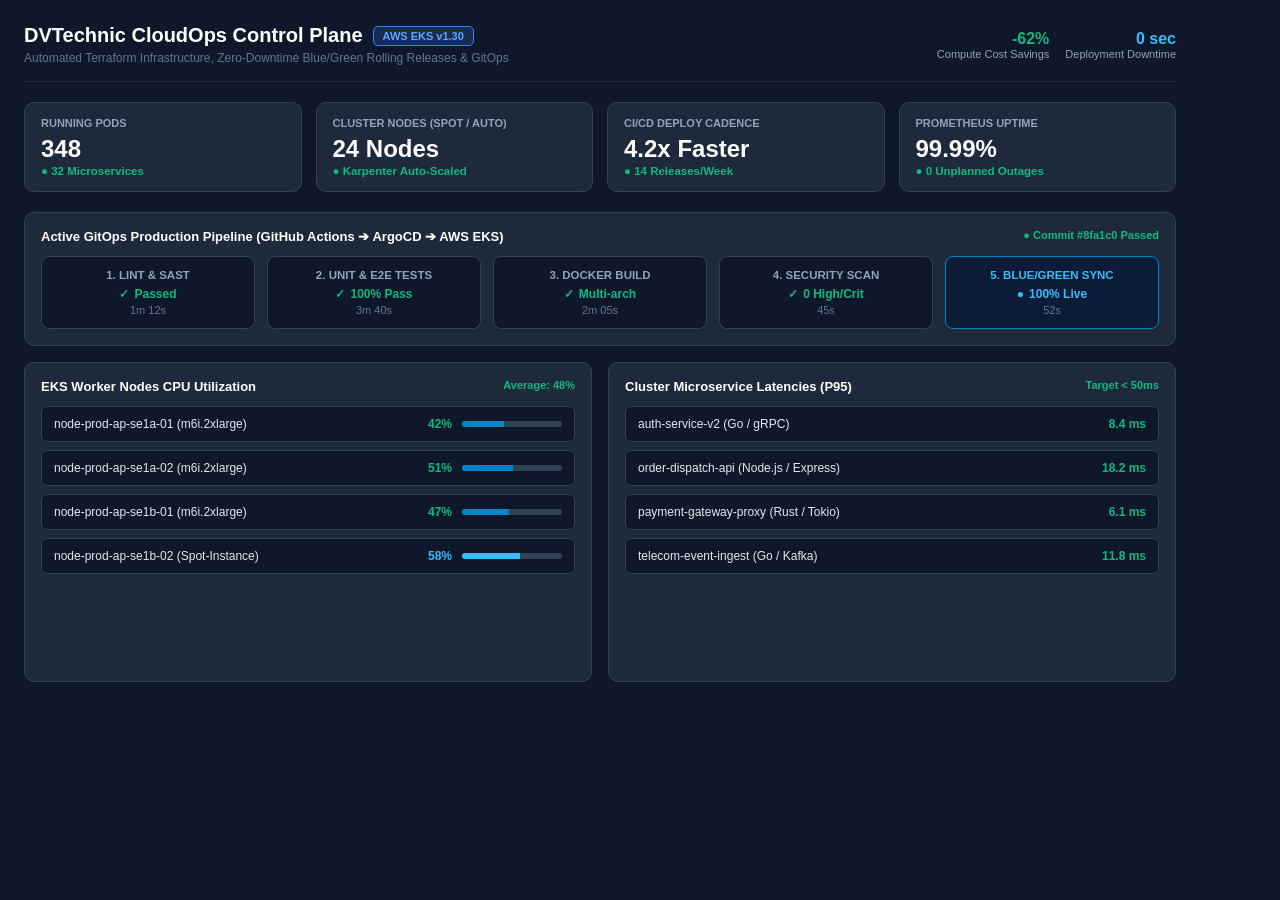
<file: images/portfolio/templates/portfolio-cloud-devops.html>
<!DOCTYPE html>
<html lang="en">
<head>
<meta charset="UTF-8">
<title>Cloud Kubernetes EKS & DevOps Pipeline</title>
<style>
  * { box-sizing: border-box; margin: 0; padding: 0; font-family: -apple-system, BlinkMacSystemFont, "Segoe UI", Roboto, "Helvetica Neue", sans-serif; }
  body { background: #0f172a; color: #e2e8f0; padding: 24px; width: 1200px; height: 750px; overflow: hidden; }
  .header { display: flex; justify-content: space-between; align-items: center; border-bottom: 1px solid #1e293b; padding-bottom: 16px; margin-bottom: 20px; }
  .title-box h1 { font-size: 20px; font-weight: 800; color: #ffffff; display: flex; align-items: center; gap: 10px; }
  .badge-k8s { background: rgba(59, 130, 246, 0.2); color: #60a5fa; border: 1px solid #3b82f6; padding: 3px 9px; font-size: 11px; border-radius: 5px; font-weight: 700; }
  .title-box p { color: #64748b; font-size: 12px; margin-top: 4px; }
  
  .stats-grid { display: grid; grid-template-columns: repeat(4, 1fr); gap: 14px; margin-bottom: 20px; }
  .stat-card { background: #1e293b; border: 1px solid #334155; border-radius: 10px; padding: 14px 16px; }
  .stat-lbl { font-size: 11px; color: #94a3b8; font-weight: 700; text-transform: uppercase; }
  .stat-val { font-size: 24px; font-weight: 800; color: #ffffff; margin: 6px 0 2px; }
  .stat-sub { font-size: 11.5px; color: #10b981; font-weight: 600; }

  .cicd-panel { background: #1e293b; border: 1px solid #334155; border-radius: 10px; padding: 16px; margin-bottom: 16px; }
  .cicd-hdr { font-size: 13px; font-weight: 700; color: #ffffff; margin-bottom: 12px; display: flex; justify-content: space-between; }
  .pipeline-flow { display: grid; grid-template-columns: repeat(5, 1fr); gap: 12px; }
  .stage-box { background: #0f172a; border: 1px solid #334155; border-radius: 8px; padding: 12px; text-align: center; }
  .stage-name { font-size: 11.5px; font-weight: 700; color: #94a3b8; text-transform: uppercase; }
  .stage-status { font-size: 12px; font-weight: 700; color: #10b981; margin: 6px 0 3px; display: flex; align-items: center; justify-content: center; gap: 5px; }
  .stage-time { font-size: 11px; color: #64748b; }

  .two-col { display: grid; grid-template-columns: 1fr 1fr; gap: 16px; }
  .card-inner { background: #1e293b; border: 1px solid #334155; border-radius: 10px; padding: 16px; height: 320px; }
  .card-inner-hdr { font-size: 13px; font-weight: 700; color: #ffffff; margin-bottom: 12px; display: flex; justify-content: space-between; }

  .node-item { display: flex; justify-content: space-between; align-items: center; padding: 10px 12px; background: #0f172a; border-radius: 6px; border: 1px solid #334155; margin-bottom: 8px; font-size: 12px; }
  .bar-container { width: 100px; height: 6px; background: #334155; border-radius: 3px; overflow: hidden; margin-left: 10px; }
  .bar-fill { height: 100%; background: #0284c7; }
</style>
</head>
<body>

<div class="header">
  <div class="title-box">
    <h1>DVTechnic CloudOps Control Plane <span class="badge-k8s">AWS EKS v1.30</span></h1>
    <p>Automated Terraform Infrastructure, Zero-Downtime Blue/Green Rolling Releases &amp; GitOps</p>
  </div>
  <div style="display: flex; gap: 16px;">
    <div style="text-align: right;">
      <div style="font-size: 16px; font-weight: 800; color: #10b981;">-62%</div>
      <div style="font-size: 11px; color: #94a3b8;">Compute Cost Savings</div>
    </div>
    <div style="text-align: right;">
      <div style="font-size: 16px; font-weight: 800; color: #38bdf8;">0 sec</div>
      <div style="font-size: 11px; color: #94a3b8;">Deployment Downtime</div>
    </div>
  </div>
</div>

<div class="stats-grid">
  <div class="stat-card">
    <div class="stat-lbl">Running Pods</div>
    <div class="stat-val">348</div>
    <div class="stat-sub">● 32 Microservices</div>
  </div>
  <div class="stat-card">
    <div class="stat-lbl">Cluster Nodes (Spot / Auto)</div>
    <div class="stat-val">24 Nodes</div>
    <div class="stat-sub">● Karpenter Auto-Scaled</div>
  </div>
  <div class="stat-card">
    <div class="stat-lbl">CI/CD Deploy Cadence</div>
    <div class="stat-val">4.2x Faster</div>
    <div class="stat-sub">● 14 Releases/Week</div>
  </div>
  <div class="stat-card">
    <div class="stat-lbl">Prometheus Uptime</div>
    <div class="stat-val">99.99%</div>
    <div class="stat-sub">● 0 Unplanned Outages</div>
  </div>
</div>

<div class="cicd-panel">
  <div class="cicd-hdr">
    <span>Active GitOps Production Pipeline (GitHub Actions ➔ ArgoCD ➔ AWS EKS)</span>
    <span style="font-size: 11px; color: #10b981;">● Commit #8fa1c0 Passed</span>
  </div>
  <div class="pipeline-flow">
    <div class="stage-box">
      <div class="stage-name">1. Lint &amp; SAST</div>
      <div class="stage-status"><span>✓</span> Passed</div>
      <div class="stage-time">1m 12s</div>
    </div>
    <div class="stage-box">
      <div class="stage-name">2. Unit &amp; E2E Tests</div>
      <div class="stage-status"><span>✓</span> 100% Pass</div>
      <div class="stage-time">3m 40s</div>
    </div>
    <div class="stage-box">
      <div class="stage-name">3. Docker Build</div>
      <div class="stage-status"><span>✓</span> Multi-arch</div>
      <div class="stage-time">2m 05s</div>
    </div>
    <div class="stage-box">
      <div class="stage-name">4. Security Scan</div>
      <div class="stage-status"><span>✓</span> 0 High/Crit</div>
      <div class="stage-time">45s</div>
    </div>
    <div class="stage-box" style="border-color: #0284c7; background: #0c1c38;">
      <div class="stage-name" style="color: #38bdf8;">5. Blue/Green Sync</div>
      <div class="stage-status" style="color: #38bdf8;"><span>●</span> 100% Live</div>
      <div class="stage-time">52s</div>
    </div>
  </div>
</div>

<div class="two-col">
  <div class="card-inner">
    <div class="card-inner-hdr">
      <span>EKS Worker Nodes CPU Utilization</span>
      <span style="font-size: 11px; color: #10b981;">Average: 48%</span>
    </div>
    <div class="node-item">
      <span>node-prod-ap-se1a-01 (m6i.2xlarge)</span>
      <div style="display:flex; align-items:center;">
        <span style="color:#10b981; font-weight:700;">42%</span>
        <div class="bar-container"><div class="bar-fill" style="width: 42%;"></div></div>
      </div>
    </div>
    <div class="node-item">
      <span>node-prod-ap-se1a-02 (m6i.2xlarge)</span>
      <div style="display:flex; align-items:center;">
        <span style="color:#10b981; font-weight:700;">51%</span>
        <div class="bar-container"><div class="bar-fill" style="width: 51%;"></div></div>
      </div>
    </div>
    <div class="node-item">
      <span>node-prod-ap-se1b-01 (m6i.2xlarge)</span>
      <div style="display:flex; align-items:center;">
        <span style="color:#10b981; font-weight:700;">47%</span>
        <div class="bar-container"><div class="bar-fill" style="width: 47%;"></div></div>
      </div>
    </div>
    <div class="node-item">
      <span>node-prod-ap-se1b-02 (Spot-Instance)</span>
      <div style="display:flex; align-items:center;">
        <span style="color:#38bdf8; font-weight:700;">58%</span>
        <div class="bar-container"><div class="bar-fill" style="width: 58%; background:#38bdf8;"></div></div>
      </div>
    </div>
  </div>

  <div class="card-inner">
    <div class="card-inner-hdr">
      <span>Cluster Microservice Latencies (P95)</span>
      <span style="font-size: 11px; color: #10b981;">Target &lt; 50ms</span>
    </div>
    <div class="node-item">
      <span>auth-service-v2 (Go / gRPC)</span>
      <strong style="color: #10b981;">8.4 ms</strong>
    </div>
    <div class="node-item">
      <span>order-dispatch-api (Node.js / Express)</span>
      <strong style="color: #10b981;">18.2 ms</strong>
    </div>
    <div class="node-item">
      <span>payment-gateway-proxy (Rust / Tokio)</span>
      <strong style="color: #10b981;">6.1 ms</strong>
    </div>
    <div class="node-item">
      <span>telecom-event-ingest (Go / Kafka)</span>
      <strong style="color: #10b981;">11.8 ms</strong>
    </div>
  </div>
</div>

</body>
</html>
</file>
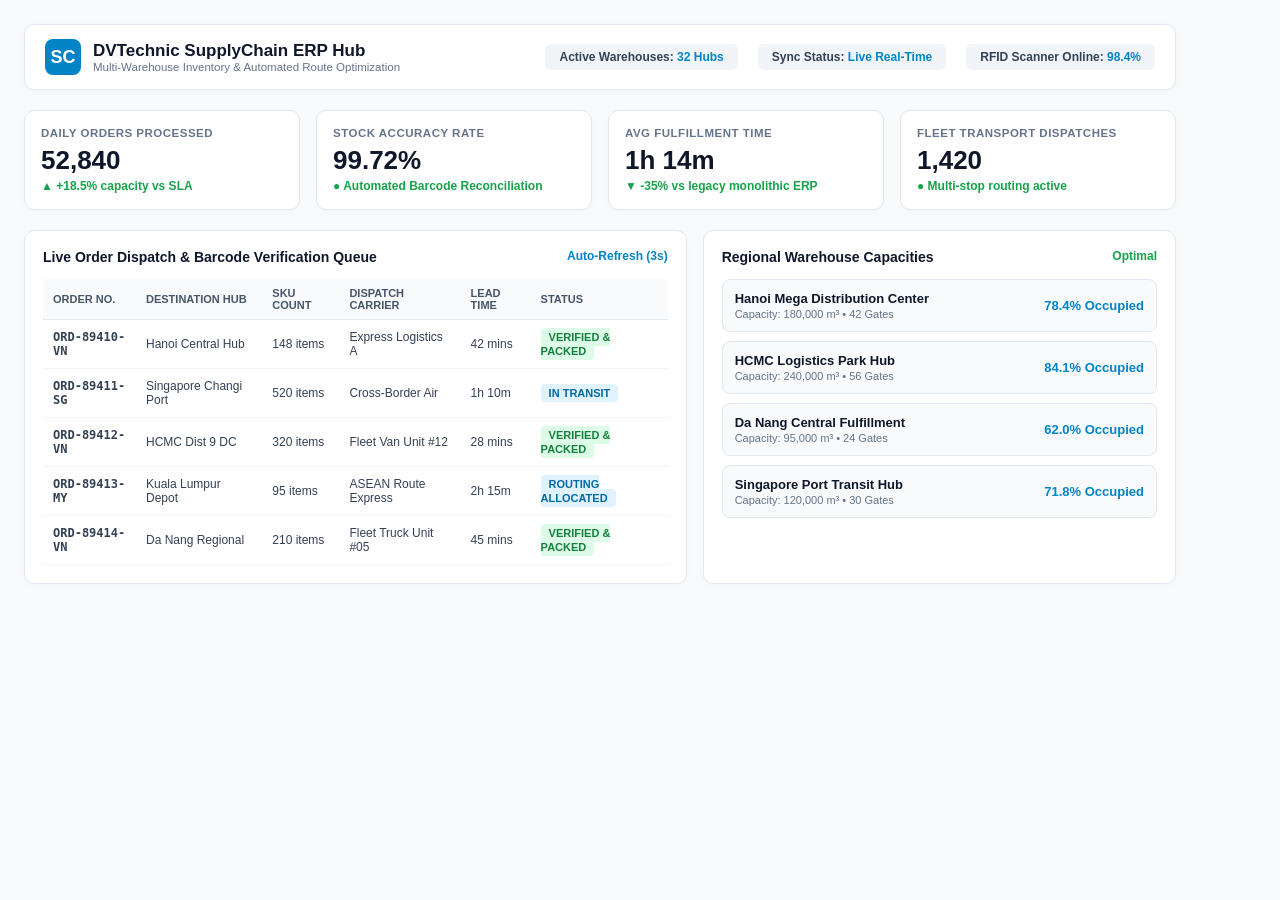
<file: images/portfolio/templates/portfolio-erp-logistics.html>
<!DOCTYPE html>
<html lang="en">
<head>
<meta charset="UTF-8">
<title>Enterprise Supply Chain ERP</title>
<style>
  * { box-sizing: border-box; margin: 0; padding: 0; font-family: -apple-system, BlinkMacSystemFont, "Segoe UI", Roboto, "Helvetica Neue", sans-serif; }
  body { background: #f8fafc; color: #1e293b; padding: 24px; width: 1200px; height: 750px; overflow: hidden; }
  .top-nav { display: flex; justify-content: space-between; align-items: center; background: #ffffff; padding: 14px 20px; border-radius: 10px; border: 1px solid #e2e8f0; margin-bottom: 20px; box-shadow: 0 2px 10px rgba(0,0,0,0.03); }
  .logo-title { display: flex; align-items: center; gap: 12px; }
  .logo-icon { width: 36px; height: 36px; background: #0284c7; color: white; border-radius: 8px; display: flex; align-items: center; justify-content: center; font-weight: 800; font-size: 18px; }
  .brand h2 { font-size: 17px; font-weight: 800; color: #0f172a; }
  .brand p { font-size: 11.5px; color: #64748b; }
  .top-stats { display: flex; gap: 20px; }
  .badge-stat { background: #f1f5f9; padding: 6px 14px; border-radius: 6px; font-size: 12px; font-weight: 600; color: #334155; }
  .badge-stat strong { color: #0284c7; }

  .kpi-row { display: grid; grid-template-columns: repeat(4, 1fr); gap: 16px; margin-bottom: 20px; }
  .kpi-box { background: #ffffff; border: 1px solid #e2e8f0; border-radius: 10px; padding: 16px; box-shadow: 0 2px 8px rgba(0,0,0,0.02); }
  .kpi-lbl { font-size: 11.5px; color: #64748b; font-weight: 700; text-transform: uppercase; letter-spacing: 0.5px; }
  .kpi-num { font-size: 26px; font-weight: 800; color: #0f172a; margin: 6px 0 3px; }
  .kpi-growth { font-size: 12px; color: #16a34a; font-weight: 600; }

  .content-grid { display: grid; grid-template-columns: 7fr 5fr; gap: 16px; }
  .card-box { background: #ffffff; border: 1px solid #e2e8f0; border-radius: 10px; padding: 18px; box-shadow: 0 2px 8px rgba(0,0,0,0.02); }
  .card-hdr { font-size: 14px; font-weight: 700; color: #0f172a; margin-bottom: 14px; display: flex; justify-content: space-between; }

  table { width: 100%; border-collapse: collapse; font-size: 12px; }
  th { text-align: left; padding: 8px 10px; background: #f8fafc; color: #475569; font-weight: 700; font-size: 11px; text-transform: uppercase; border-bottom: 1px solid #e2e8f0; }
  td { padding: 10px 10px; border-bottom: 1px solid #f1f5f9; color: #334155; }
  .pill-green { background: #dcfce7; color: #15803d; padding: 3px 8px; border-radius: 4px; font-weight: 700; font-size: 11px; }
  .pill-blue { background: #e0f2fe; color: #0369a1; padding: 3px 8px; border-radius: 4px; font-weight: 700; font-size: 11px; }

  .wh-item { display: flex; justify-content: space-between; align-items: center; padding: 11px 12px; border: 1px solid #e2e8f0; border-radius: 8px; margin-bottom: 9px; background: #f8fafc; }
  .wh-title { font-weight: 700; font-size: 13px; color: #0f172a; }
  .wh-sub { font-size: 11px; color: #64748b; margin-top: 2px; }
  .wh-meter { text-align: right; }
  .wh-percent { font-size: 13px; font-weight: 700; color: #0284c7; }
</style>
</head>
<body>

<div class="top-nav">
  <div class="logo-title">
    <div class="logo-icon">SC</div>
    <div class="brand">
      <h2>DVTechnic SupplyChain ERP Hub</h2>
      <p>Multi-Warehouse Inventory &amp; Automated Route Optimization</p>
    </div>
  </div>
  <div class="top-stats">
    <div class="badge-stat">Active Warehouses: <strong>32 Hubs</strong></div>
    <div class="badge-stat">Sync Status: <strong>Live Real-Time</strong></div>
    <div class="badge-stat">RFID Scanner Online: <strong>98.4%</strong></div>
  </div>
</div>

<div class="kpi-row">
  <div class="kpi-box">
    <div class="kpi-lbl">Daily Orders Processed</div>
    <div class="kpi-num">52,840</div>
    <div class="kpi-growth">▲ +18.5% capacity vs SLA</div>
  </div>
  <div class="kpi-box">
    <div class="kpi-lbl">Stock Accuracy Rate</div>
    <div class="kpi-num">99.72%</div>
    <div class="kpi-growth">● Automated Barcode Reconciliation</div>
  </div>
  <div class="kpi-box">
    <div class="kpi-lbl">Avg Fulfillment Time</div>
    <div class="kpi-num">1h 14m</div>
    <div class="kpi-growth">▼ -35% vs legacy monolithic ERP</div>
  </div>
  <div class="kpi-box">
    <div class="kpi-lbl">Fleet Transport Dispatches</div>
    <div class="kpi-num">1,420</div>
    <div class="kpi-growth">● Multi-stop routing active</div>
  </div>
</div>

<div class="content-grid">
  <div class="card-box">
    <div class="card-hdr">
      <span>Live Order Dispatch &amp; Barcode Verification Queue</span>
      <span style="font-size: 12px; color: #0284c7; font-weight: 600;">Auto-Refresh (3s)</span>
    </div>
    <table>
      <thead>
        <tr>
          <th>Order No.</th>
          <th>Destination Hub</th>
          <th>SKU Count</th>
          <th>Dispatch Carrier</th>
          <th>Lead Time</th>
          <th>Status</th>
        </tr>
      </thead>
      <tbody>
        <tr>
          <td style="font-family: monospace; font-weight:700;">ORD-89410-VN</td>
          <td>Hanoi Central Hub</td>
          <td>148 items</td>
          <td>Express Logistics A</td>
          <td>42 mins</td>
          <td><span class="pill-green">VERIFIED &amp; PACKED</span></td>
        </tr>
        <tr>
          <td style="font-family: monospace; font-weight:700;">ORD-89411-SG</td>
          <td>Singapore Changi Port</td>
          <td>520 items</td>
          <td>Cross-Border Air</td>
          <td>1h 10m</td>
          <td><span class="pill-blue">IN TRANSIT</span></td>
        </tr>
        <tr>
          <td style="font-family: monospace; font-weight:700;">ORD-89412-VN</td>
          <td>HCMC Dist 9 DC</td>
          <td>320 items</td>
          <td>Fleet Van Unit #12</td>
          <td>28 mins</td>
          <td><span class="pill-green">VERIFIED &amp; PACKED</span></td>
        </tr>
        <tr>
          <td style="font-family: monospace; font-weight:700;">ORD-89413-MY</td>
          <td>Kuala Lumpur Depot</td>
          <td>95 items</td>
          <td>ASEAN Route Express</td>
          <td>2h 15m</td>
          <td><span class="pill-blue">ROUTING ALLOCATED</span></td>
        </tr>
        <tr>
          <td style="font-family: monospace; font-weight:700;">ORD-89414-VN</td>
          <td>Da Nang Regional</td>
          <td>210 items</td>
          <td>Fleet Truck Unit #05</td>
          <td>45 mins</td>
          <td><span class="pill-green">VERIFIED &amp; PACKED</span></td>
        </tr>
      </tbody>
    </table>
  </div>

  <div class="card-box">
    <div class="card-hdr">
      <span>Regional Warehouse Capacities</span>
      <span style="font-size: 12px; color: #16a34a; font-weight: 600;">Optimal</span>
    </div>
    <div class="wh-item">
      <div>
        <div class="wh-title">Hanoi Mega Distribution Center</div>
        <div class="wh-sub">Capacity: 180,000 m³ • 42 Gates</div>
      </div>
      <div class="wh-meter">
        <div class="wh-percent">78.4% Occupied</div>
      </div>
    </div>
    <div class="wh-item">
      <div>
        <div class="wh-title">HCMC Logistics Park Hub</div>
        <div class="wh-sub">Capacity: 240,000 m³ • 56 Gates</div>
      </div>
      <div class="wh-meter">
        <div class="wh-percent">84.1% Occupied</div>
      </div>
    </div>
    <div class="wh-item">
      <div>
        <div class="wh-title">Da Nang Central Fulfillment</div>
        <div class="wh-sub">Capacity: 95,000 m³ • 24 Gates</div>
      </div>
      <div class="wh-meter">
        <div class="wh-percent">62.0% Occupied</div>
      </div>
    </div>
    <div class="wh-item">
      <div>
        <div class="wh-title">Singapore Port Transit Hub</div>
        <div class="wh-sub">Capacity: 120,000 m³ • 30 Gates</div>
      </div>
      <div class="wh-meter">
        <div class="wh-percent">71.8% Occupied</div>
      </div>
    </div>
  </div>
</div>

</body>
</html>
</file>
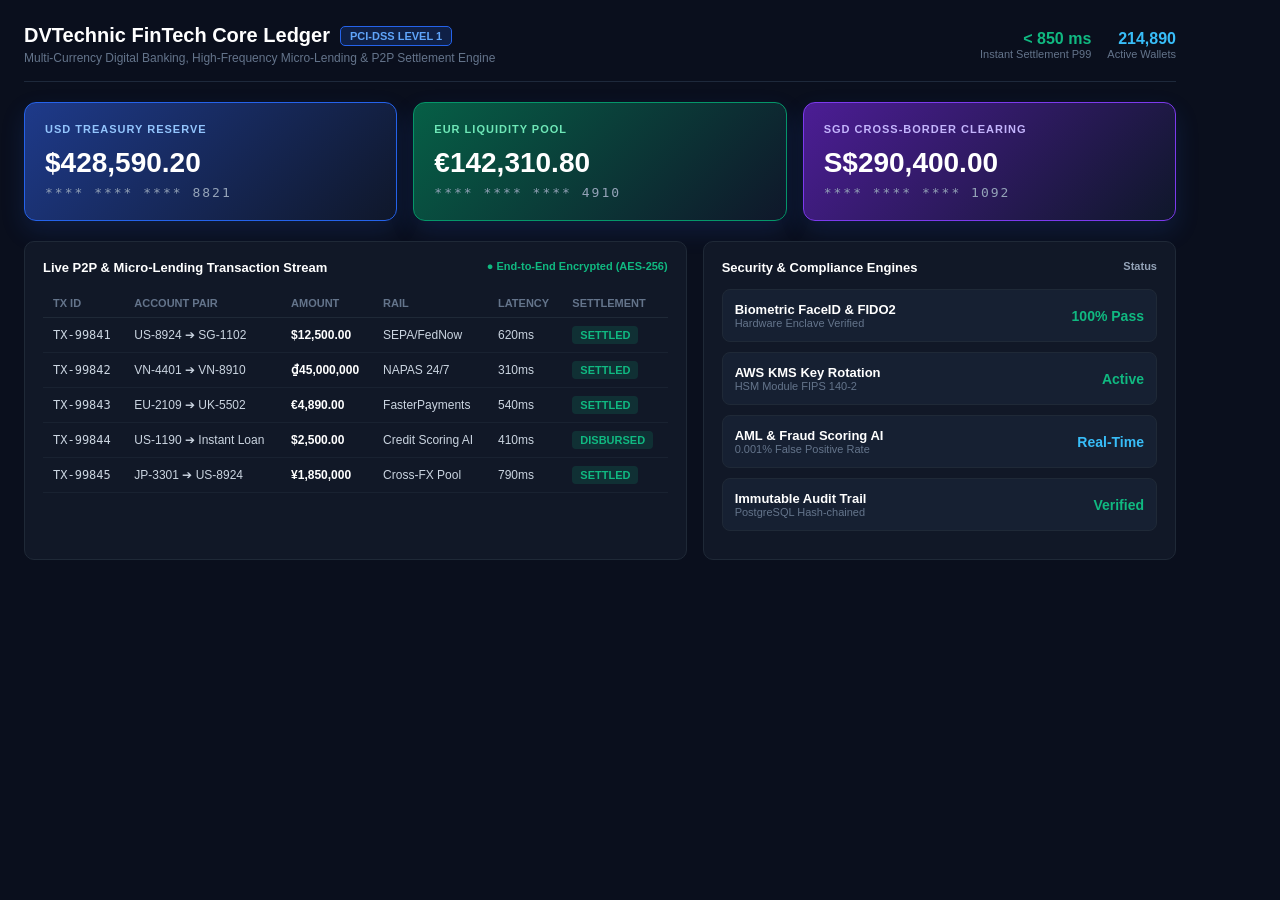
<file: images/portfolio/templates/portfolio-fintech-banking.html>
<!DOCTYPE html>
<html lang="en">
<head>
<meta charset="UTF-8">
<title>FinTech Digital Banking Platform</title>
<style>
  * { box-sizing: border-box; margin: 0; padding: 0; font-family: -apple-system, BlinkMacSystemFont, "Segoe UI", Roboto, "Helvetica Neue", sans-serif; }
  body { background: #0a0f1d; color: #e2e8f0; padding: 24px; width: 1200px; height: 750px; overflow: hidden; }
  .header { display: flex; justify-content: space-between; align-items: center; border-bottom: 1px solid #1e293b; padding-bottom: 16px; margin-bottom: 20px; }
  .logo-block h1 { font-size: 20px; font-weight: 800; color: #ffffff; display: flex; align-items: center; gap: 10px; }
  .badge-pci { background: rgba(37, 99, 235, 0.2); color: #60a5fa; border: 1px solid #2563eb; padding: 3px 9px; font-size: 11px; border-radius: 5px; font-weight: 700; }
  .logo-block p { color: #64748b; font-size: 12px; margin-top: 4px; }
  
  .top-cards { display: grid; grid-template-columns: 1fr 1fr 1fr; gap: 16px; margin-bottom: 20px; }
  .card-gradient { background: linear-gradient(135deg, #1e3a8a 0%, #0f172a 100%); border: 1px solid #2563eb; border-radius: 12px; padding: 20px; box-shadow: 0 10px 25px rgba(37,99,235,0.15); }
  .card-type { font-size: 11px; font-weight: 700; color: #93c5fd; text-transform: uppercase; letter-spacing: 1px; }
  .card-bal { font-size: 28px; font-weight: 800; color: #ffffff; margin: 12px 0 6px; }
  .card-num { font-family: monospace; font-size: 13px; color: #94a3b8; letter-spacing: 2px; }

  .mid-grid { display: grid; grid-template-columns: 7fr 5fr; gap: 16px; }
  .box { background: #111827; border: 1px solid #1f2937; border-radius: 10px; padding: 18px; }
  .box-hdr { font-size: 13px; font-weight: 700; color: #ffffff; margin-bottom: 14px; display: flex; justify-content: space-between; }
  
  table { width: 100%; border-collapse: collapse; font-size: 12px; }
  th { text-align: left; padding: 8px 10px; color: #64748b; font-weight: 600; font-size: 11px; text-transform: uppercase; border-bottom: 1px solid #1f2937; }
  td { padding: 10px 10px; border-bottom: 1px solid rgba(31,41,55,0.6); color: #cbd5e1; }
  .tag-success { color: #10b981; background: rgba(16,185,129,0.15); padding: 3px 8px; border-radius: 4px; font-weight: 700; font-size: 11px; }
  
  .metric-item { display: flex; justify-content: space-between; align-items: center; padding: 12px; background: #162032; border: 1px solid #1f2937; border-radius: 8px; margin-bottom: 10px; }
  .metric-item .title { font-size: 13px; font-weight: 700; color: #ffffff; }
  .metric-item .val { font-size: 14px; font-weight: 800; color: #38bdf8; }
</style>
</head>
<body>

<div class="header">
  <div class="logo-block">
    <h1>DVTechnic FinTech Core Ledger <span class="badge-pci">PCI-DSS LEVEL 1</span></h1>
    <p>Multi-Currency Digital Banking, High-Frequency Micro-Lending &amp; P2P Settlement Engine</p>
  </div>
  <div style="display: flex; gap: 16px; align-items: center;">
    <div style="text-align: right;">
      <div style="font-size: 16px; font-weight: 800; color: #10b981;">&lt; 850 ms</div>
      <div style="font-size: 11px; color: #64748b;">Instant Settlement P99</div>
    </div>
    <div style="text-align: right;">
      <div style="font-size: 16px; font-weight: 800; color: #38bdf8;">214,890</div>
      <div style="font-size: 11px; color: #64748b;">Active Wallets</div>
    </div>
  </div>
</div>

<div class="top-cards">
  <div class="card-gradient">
    <div class="card-type">USD Treasury Reserve</div>
    <div class="card-bal">$428,590.20</div>
    <div class="card-num">**** **** **** 8821</div>
  </div>
  <div class="card-gradient" style="background: linear-gradient(135deg, #065f46 0%, #0f172a 100%); border-color: #059669;">
    <div class="card-type" style="color:#6ee7b7;">EUR Liquidity Pool</div>
    <div class="card-bal">€142,310.80</div>
    <div class="card-num">**** **** **** 4910</div>
  </div>
  <div class="card-gradient" style="background: linear-gradient(135deg, #4c1d95 0%, #0f172a 100%); border-color: #7c3aed;">
    <div class="card-type" style="color:#c4b5fd;">SGD Cross-Border Clearing</div>
    <div class="card-bal">S$290,400.00</div>
    <div class="card-num">**** **** **** 1092</div>
  </div>
</div>

<div class="mid-grid">
  <div class="box">
    <div class="box-hdr">
      <span>Live P2P &amp; Micro-Lending Transaction Stream</span>
      <span style="font-size: 11px; color: #10b981;">● End-to-End Encrypted (AES-256)</span>
    </div>
    <table>
      <thead>
        <tr>
          <th>Tx ID</th>
          <th>Account Pair</th>
          <th>Amount</th>
          <th>Rail</th>
          <th>Latency</th>
          <th>Settlement</th>
        </tr>
      </thead>
      <tbody>
        <tr>
          <td style="font-family: monospace;">TX-99841</td>
          <td>US-8924 ➔ SG-1102</td>
          <td style="font-weight:700; color:#ffffff;">$12,500.00</td>
          <td>SEPA/FedNow</td>
          <td>620ms</td>
          <td><span class="tag-success">SETTLED</span></td>
        </tr>
        <tr>
          <td style="font-family: monospace;">TX-99842</td>
          <td>VN-4401 ➔ VN-8910</td>
          <td style="font-weight:700; color:#ffffff;">₫45,000,000</td>
          <td>NAPAS 24/7</td>
          <td>310ms</td>
          <td><span class="tag-success">SETTLED</span></td>
        </tr>
        <tr>
          <td style="font-family: monospace;">TX-99843</td>
          <td>EU-2109 ➔ UK-5502</td>
          <td style="font-weight:700; color:#ffffff;">€4,890.00</td>
          <td>FasterPayments</td>
          <td>540ms</td>
          <td><span class="tag-success">SETTLED</span></td>
        </tr>
        <tr>
          <td style="font-family: monospace;">TX-99844</td>
          <td>US-1190 ➔ Instant Loan</td>
          <td style="font-weight:700; color:#ffffff;">$2,500.00</td>
          <td>Credit Scoring AI</td>
          <td>410ms</td>
          <td><span class="tag-success">DISBURSED</span></td>
        </tr>
        <tr>
          <td style="font-family: monospace;">TX-99845</td>
          <td>JP-3301 ➔ US-8924</td>
          <td style="font-weight:700; color:#ffffff;">¥1,850,000</td>
          <td>Cross-FX Pool</td>
          <td>790ms</td>
          <td><span class="tag-success">SETTLED</span></td>
        </tr>
      </tbody>
    </table>
  </div>

  <div class="box">
    <div class="box-hdr">
      <span>Security &amp; Compliance Engines</span>
      <span style="font-size: 11px; color: #94a3b8;">Status</span>
    </div>
    <div class="metric-item">
      <div>
        <div class="title">Biometric FaceID &amp; FIDO2</div>
        <div style="font-size:11px; color:#64748b;">Hardware Enclave Verified</div>
      </div>
      <div class="val" style="color:#10b981;">100% Pass</div>
    </div>
    <div class="metric-item">
      <div>
        <div class="title">AWS KMS Key Rotation</div>
        <div style="font-size:11px; color:#64748b;">HSM Module FIPS 140-2</div>
      </div>
      <div class="val" style="color:#10b981;">Active</div>
    </div>
    <div class="metric-item">
      <div>
        <div class="title">AML &amp; Fraud Scoring AI</div>
        <div style="font-size:11px; color:#64748b;">0.001% False Positive Rate</div>
      </div>
      <div class="val" style="color:#38bdf8;">Real-Time</div>
    </div>
    <div class="metric-item">
      <div>
        <div class="title">Immutable Audit Trail</div>
        <div style="font-size:11px; color:#64748b;">PostgreSQL Hash-chained</div>
      </div>
      <div class="val" style="color:#10b981;">Verified</div>
    </div>
  </div>
</div>

</body>
</html>
</file>
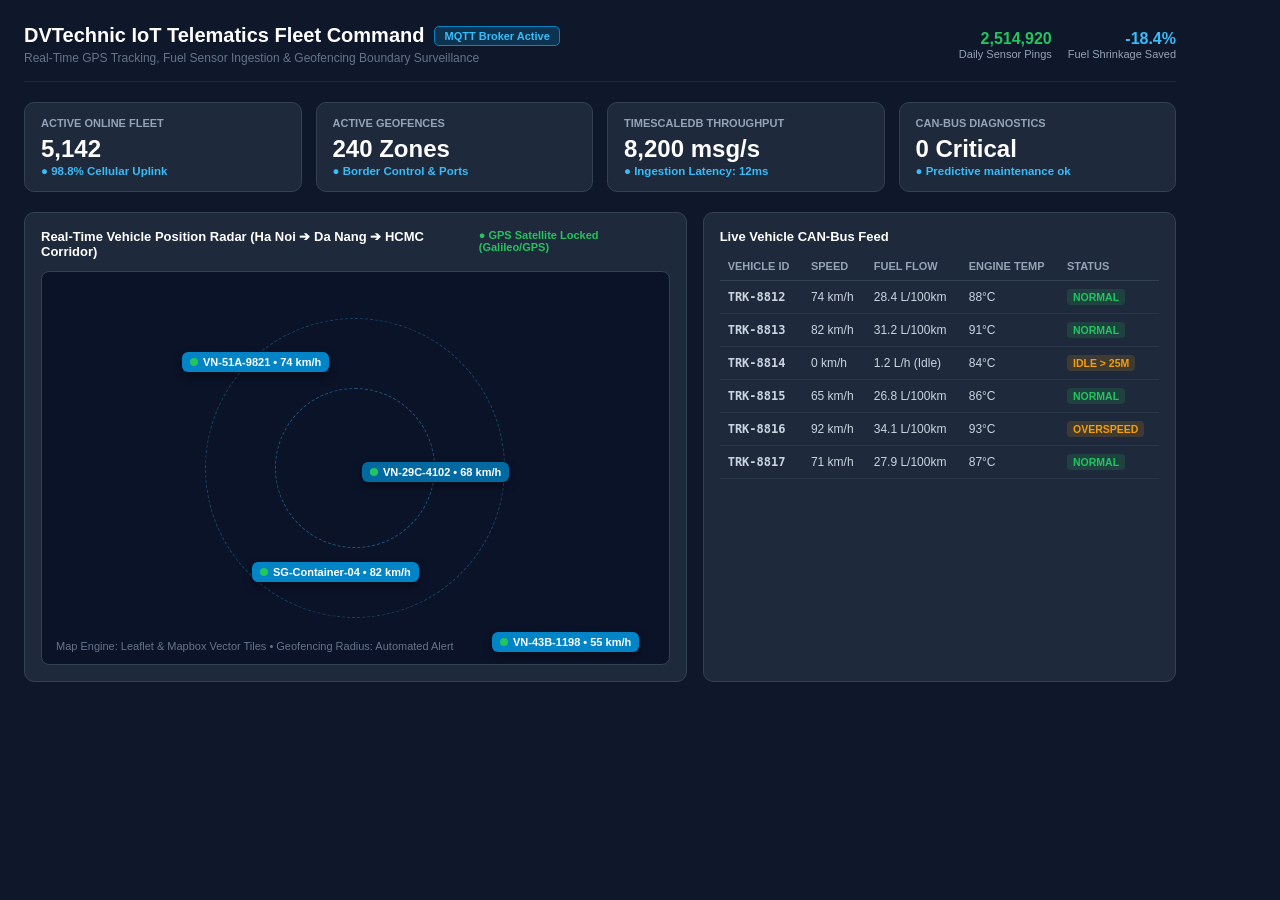
<file: images/portfolio/templates/portfolio-fleet-telematics.html>
<!DOCTYPE html>
<html lang="en">
<head>
<meta charset="UTF-8">
<title>Commercial Fleet IoT Telematics</title>
<style>
  * { box-sizing: border-box; margin: 0; padding: 0; font-family: -apple-system, BlinkMacSystemFont, "Segoe UI", Roboto, "Helvetica Neue", sans-serif; }
  body { background: #0f172a; color: #e2e8f0; padding: 24px; width: 1200px; height: 750px; overflow: hidden; }
  .header { display: flex; justify-content: space-between; align-items: center; border-bottom: 1px solid #1e293b; padding-bottom: 16px; margin-bottom: 20px; }
  .title-area h1 { font-size: 20px; font-weight: 800; color: #ffffff; display: flex; align-items: center; gap: 10px; }
  .badge-iot { background: rgba(14, 165, 233, 0.2); color: #38bdf8; border: 1px solid #0284c7; padding: 3px 9px; font-size: 11px; border-radius: 5px; font-weight: 700; }
  .title-area p { color: #64748b; font-size: 12px; margin-top: 4px; }
  
  .stats-strip { display: grid; grid-template-columns: repeat(4, 1fr); gap: 14px; margin-bottom: 20px; }
  .stat-card { background: #1e293b; border: 1px solid #334155; border-radius: 10px; padding: 14px 16px; }
  .stat-lbl { font-size: 11px; color: #94a3b8; font-weight: 700; text-transform: uppercase; }
  .stat-val { font-size: 24px; font-weight: 800; color: #ffffff; margin: 6px 0 2px; }
  .stat-sub { font-size: 11.5px; color: #38bdf8; font-weight: 600; }

  .layout-grid { display: grid; grid-template-columns: 7fr 5fr; gap: 16px; }
  .map-box { background: #1e293b; border: 1px solid #334155; border-radius: 10px; padding: 16px; position: relative; height: 470px; display: flex; flex-direction: column; }
  .map-hdr { font-size: 13px; font-weight: 700; color: #ffffff; margin-bottom: 12px; display: flex; justify-content: space-between; }
  .map-mock { flex-grow: 1; background: #0b1329; border-radius: 8px; border: 1px solid #334155; position: relative; overflow: hidden; display: flex; align-items: center; justify-content: center; }
  
  .radar-circle { width: 300px; height: 300px; border-radius: 50%; border: 1px dashed rgba(56, 189, 248, 0.3); position: absolute; }
  .radar-circle-inner { width: 160px; height: 160px; border-radius: 50%; border: 1px dashed rgba(56, 189, 248, 0.4); position: absolute; }
  .truck-pin { position: absolute; background: #0284c7; color: white; padding: 4px 8px; border-radius: 6px; font-size: 11px; font-weight: 700; display: flex; align-items: center; gap: 5px; box-shadow: 0 4px 10px rgba(0,0,0,0.4); }
  .pin-dot { width: 8px; height: 8px; border-radius: 50%; background: #22c55e; }

  .telemetry-box { background: #1e293b; border: 1px solid #334155; border-radius: 10px; padding: 16px; height: 470px; }
  table { width: 100%; border-collapse: collapse; font-size: 12px; margin-top: 8px; }
  th { text-align: left; padding: 8px; color: #94a3b8; font-weight: 600; font-size: 11px; text-transform: uppercase; border-bottom: 1px solid #334155; }
  td { padding: 9px 8px; border-bottom: 1px solid rgba(51, 65, 85, 0.6); color: #cbd5e1; }
  .tag-norm { color: #22c55e; background: rgba(34, 197, 94, 0.15); padding: 2px 6px; border-radius: 4px; font-weight: 700; font-size: 10.5px; }
  .tag-warn { color: #f59e0b; background: rgba(245, 158, 11, 0.15); padding: 2px 6px; border-radius: 4px; font-weight: 700; font-size: 10.5px; }
</style>
</head>
<body>

<div class="header">
  <div class="title-area">
    <h1>DVTechnic IoT Telematics Fleet Command <span class="badge-iot">MQTT Broker Active</span></h1>
    <p>Real-Time GPS Tracking, Fuel Sensor Ingestion &amp; Geofencing Boundary Surveillance</p>
  </div>
  <div style="display: flex; gap: 16px;">
    <div style="text-align: right;">
      <div style="font-size: 16px; font-weight: 800; color: #22c55e;">2,514,920</div>
      <div style="font-size: 11px; color: #94a3b8;">Daily Sensor Pings</div>
    </div>
    <div style="text-align: right;">
      <div style="font-size: 16px; font-weight: 800; color: #38bdf8;">-18.4%</div>
      <div style="font-size: 11px; color: #94a3b8;">Fuel Shrinkage Saved</div>
    </div>
  </div>
</div>

<div class="stats-strip">
  <div class="stat-card">
    <div class="stat-lbl">Active Online Fleet</div>
    <div class="stat-val">5,142</div>
    <div class="stat-sub">● 98.8% Cellular Uplink</div>
  </div>
  <div class="stat-card">
    <div class="stat-lbl">Active Geofences</div>
    <div class="stat-val">240 Zones</div>
    <div class="stat-sub">● Border Control &amp; Ports</div>
  </div>
  <div class="stat-card">
    <div class="stat-lbl">TimescaleDB Throughput</div>
    <div class="stat-val">8,200 msg/s</div>
    <div class="stat-sub">● Ingestion Latency: 12ms</div>
  </div>
  <div class="stat-card">
    <div class="stat-lbl">CAN-Bus Diagnostics</div>
    <div class="stat-val">0 Critical</div>
    <div class="stat-sub">● Predictive maintenance ok</div>
  </div>
</div>

<div class="layout-grid">
  <div class="map-box">
    <div class="map-hdr">
      <span>Real-Time Vehicle Position Radar (Ha Noi ➔ Da Nang ➔ HCMC Corridor)</span>
      <span style="font-size: 11px; color: #22c55e;">● GPS Satellite Locked (Galileo/GPS)</span>
    </div>
    <div class="map-mock">
      <div class="radar-circle"></div>
      <div class="radar-circle-inner"></div>
      
      <div class="truck-pin" style="top: 80px; left: 140px;">
        <span class="pin-dot"></span> <span>VN-51A-9821 • 74 km/h</span>
      </div>
      <div class="truck-pin" style="top: 190px; left: 320px; background: #0369a1;">
        <span class="pin-dot"></span> <span>VN-29C-4102 • 68 km/h</span>
      </div>
      <div class="truck-pin" style="top: 290px; left: 210px;">
        <span class="pin-dot"></span> <span>SG-Container-04 • 82 km/h</span>
      </div>
      <div class="truck-pin" style="top: 360px; left: 450px;">
        <span class="pin-dot"></span> <span>VN-43B-1198 • 55 km/h</span>
      </div>

      <div style="position: absolute; bottom: 12px; left: 14px; font-size: 11px; color: #64748b;">
        Map Engine: Leaflet &amp; Mapbox Vector Tiles • Geofencing Radius: Automated Alert
      </div>
    </div>
  </div>

  <div class="telemetry-box">
    <div style="font-size: 13px; font-weight: 700; color: #ffffff; margin-bottom: 8px;">
      Live Vehicle CAN-Bus Feed
    </div>
    <table>
      <thead>
        <tr>
          <th>Vehicle ID</th>
          <th>Speed</th>
          <th>Fuel Flow</th>
          <th>Engine Temp</th>
          <th>Status</th>
        </tr>
      </thead>
      <tbody>
        <tr>
          <td style="font-family: monospace; font-weight:700;">TRK-8812</td>
          <td>74 km/h</td>
          <td>28.4 L/100km</td>
          <td>88°C</td>
          <td><span class="tag-norm">NORMAL</span></td>
        </tr>
        <tr>
          <td style="font-family: monospace; font-weight:700;">TRK-8813</td>
          <td>82 km/h</td>
          <td>31.2 L/100km</td>
          <td>91°C</td>
          <td><span class="tag-norm">NORMAL</span></td>
        </tr>
        <tr>
          <td style="font-family: monospace; font-weight:700;">TRK-8814</td>
          <td>0 km/h</td>
          <td>1.2 L/h (Idle)</td>
          <td>84°C</td>
          <td><span class="tag-warn">IDLE &gt; 25M</span></td>
        </tr>
        <tr>
          <td style="font-family: monospace; font-weight:700;">TRK-8815</td>
          <td>65 km/h</td>
          <td>26.8 L/100km</td>
          <td>86°C</td>
          <td><span class="tag-norm">NORMAL</span></td>
        </tr>
        <tr>
          <td style="font-family: monospace; font-weight:700;">TRK-8816</td>
          <td>92 km/h</td>
          <td>34.1 L/100km</td>
          <td>93°C</td>
          <td><span class="tag-warn">OVERSPEED</span></td>
        </tr>
        <tr>
          <td style="font-family: monospace; font-weight:700;">TRK-8817</td>
          <td>71 km/h</td>
          <td>27.9 L/100km</td>
          <td>87°C</td>
          <td><span class="tag-norm">NORMAL</span></td>
        </tr>
      </tbody>
    </table>
  </div>
</div>

</body>
</html>
</file>
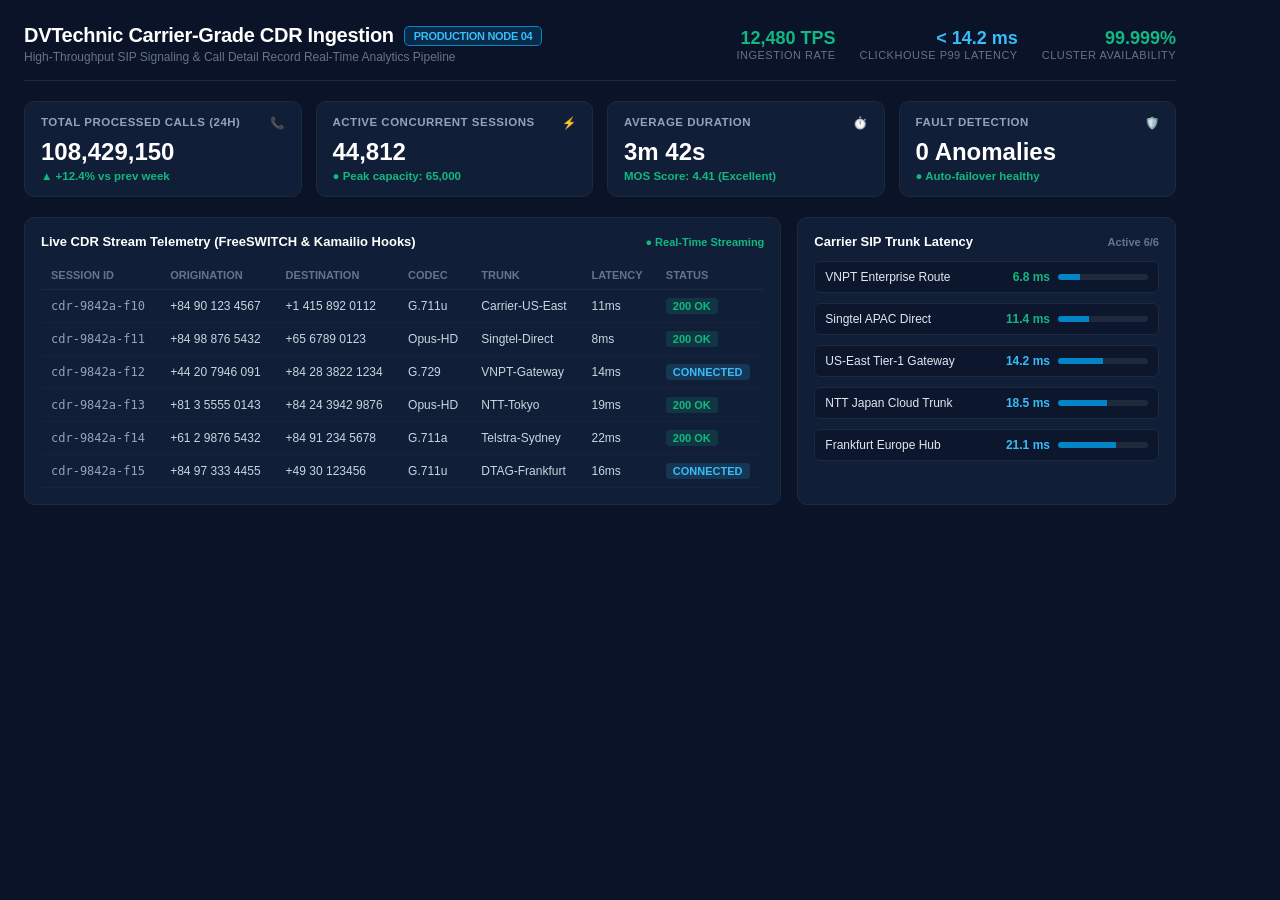
<file: images/portfolio/templates/telecom-cdr-dashboard.html>
<!DOCTYPE html>
<html lang="en">
<head>
<meta charset="UTF-8">
<title>Telecom CDR Ingestion Platform</title>
<style>
  * { box-sizing: border-box; margin: 0; padding: 0; font-family: -apple-system, BlinkMacSystemFont, "Segoe UI", Roboto, "Helvetica Neue", sans-serif; }
  body { background: #0b1329; color: #e2e8f0; padding: 24px; width: 1200px; height: 750px; overflow: hidden; }
  .top-bar { display: flex; justify-content: space-between; align-items: center; border-bottom: 1px solid #1e293b; padding-bottom: 16px; margin-bottom: 20px; }
  .title-block h1 { font-size: 20px; font-weight: 800; color: #ffffff; letter-spacing: -0.3px; display: flex; align-items: center; gap: 10px; }
  .title-block .badge { background: rgba(2, 132, 199, 0.2); color: #38bdf8; border: 1px solid #0284c7; padding: 3px 9px; font-size: 11px; border-radius: 5px; font-weight: 700; text-transform: uppercase; }
  .title-block p { color: #64748b; font-size: 12px; margin-top: 3px; }
  .system-stats { display: flex; gap: 24px; align-items: center; }
  .sys-item { text-align: right; }
  .sys-item .val { font-size: 18px; font-weight: 800; color: #10b981; }
  .sys-item .val.blue { color: #38bdf8; }
  .sys-item .lbl { font-size: 11px; color: #64748b; text-transform: uppercase; letter-spacing: 0.5px; }
  
  .grid-metrics { display: grid; grid-template-columns: repeat(4, 1fr); gap: 14px; margin-bottom: 20px; }
  .metric-card { background: #111e38; border: 1px solid #1e293b; border-radius: 10px; padding: 14px 16px; }
  .metric-title { font-size: 11.5px; color: #94a3b8; font-weight: 600; text-transform: uppercase; letter-spacing: 0.5px; display: flex; justify-content: space-between; }
  .metric-val { font-size: 24px; font-weight: 800; color: #ffffff; margin: 8px 0 4px; }
  .metric-sub { font-size: 11.5px; color: #10b981; font-weight: 600; }
  
  .main-row { display: grid; grid-template-columns: 2fr 1fr; gap: 16px; }
  .panel { background: #111e38; border: 1px solid #1e293b; border-radius: 10px; padding: 16px; }
  .panel-hdr { font-size: 13px; font-weight: 700; color: #ffffff; margin-bottom: 12px; display: flex; justify-content: space-between; align-items: center; }
  
  table { width: 100%; border-collapse: collapse; font-size: 12px; }
  th { text-align: left; padding: 8px 10px; color: #64748b; font-weight: 600; border-bottom: 1px solid #1e293b; font-size: 11px; text-transform: uppercase; }
  td { padding: 9px 10px; border-bottom: 1px solid rgba(30, 41, 59, 0.5); color: #cbd5e1; }
  .tag-ok { color: #10b981; background: rgba(16, 185, 129, 0.15); padding: 2px 7px; border-radius: 4px; font-weight: 700; font-size: 11px; }
  .tag-routing { color: #38bdf8; background: rgba(56, 189, 248, 0.15); padding: 2px 7px; border-radius: 4px; font-weight: 700; font-size: 11px; }
  
  .trunk-list { display: flex; flex-direction: column; gap: 10px; margin-top: 6px; }
  .trunk-item { display: flex; justify-content: space-between; align-items: center; font-size: 12px; padding: 8px 10px; background: #0c162d; border-radius: 6px; border: 1px solid #1e293b; }
  .trunk-bar-bg { width: 90px; height: 6px; background: #1e293b; border-radius: 3px; overflow: hidden; margin-left: 8px; }
  .trunk-bar-fill { height: 100%; background: #0284c7; }
</style>
</head>
<body>

<div class="top-bar">
  <div class="title-block">
    <h1>DVTechnic Carrier-Grade CDR Ingestion <span class="badge">Production Node 04</span></h1>
    <p>High-Throughput SIP Signaling &amp; Call Detail Record Real-Time Analytics Pipeline</p>
  </div>
  <div class="system-stats">
    <div class="sys-item">
      <div class="val">12,480 TPS</div>
      <div class="lbl">Ingestion Rate</div>
    </div>
    <div class="sys-item">
      <div class="val blue">&lt; 14.2 ms</div>
      <div class="lbl">ClickHouse P99 Latency</div>
    </div>
    <div class="sys-item">
      <div class="val">99.999%</div>
      <div class="lbl">Cluster Availability</div>
    </div>
  </div>
</div>

<div class="grid-metrics">
  <div class="metric-card">
    <div class="metric-title"><span>Total Processed Calls (24h)</span> <span>📞</span></div>
    <div class="metric-val">108,429,150</div>
    <div class="metric-sub">▲ +12.4% vs prev week</div>
  </div>
  <div class="metric-card">
    <div class="metric-title"><span>Active Concurrent Sessions</span> <span>⚡</span></div>
    <div class="metric-val">44,812</div>
    <div class="metric-sub">● Peak capacity: 65,000</div>
  </div>
  <div class="metric-card">
    <div class="metric-title"><span>Average Duration</span> <span>⏱️</span></div>
    <div class="metric-val">3m 42s</div>
    <div class="metric-sub">MOS Score: 4.41 (Excellent)</div>
  </div>
  <div class="metric-card">
    <div class="metric-title"><span>Fault Detection</span> <span>🛡️</span></div>
    <div class="metric-val">0 Anomalies</div>
    <div class="metric-sub">● Auto-failover healthy</div>
  </div>
</div>

<div class="main-row">
  <div class="panel">
    <div class="panel-hdr">
      <span>Live CDR Stream Telemetry (FreeSWITCH &amp; Kamailio Hooks)</span>
      <span style="font-size: 11px; color: #10b981; font-weight: 600;">● Real-Time Streaming</span>
    </div>
    <table>
      <thead>
        <tr>
          <th>Session ID</th>
          <th>Origination</th>
          <th>Destination</th>
          <th>Codec</th>
          <th>Trunk</th>
          <th>Latency</th>
          <th>Status</th>
        </tr>
      </thead>
      <tbody>
        <tr>
          <td style="font-family: monospace; color: #94a3b8;">cdr-9842a-f10</td>
          <td>+84 90 123 4567</td>
          <td>+1 415 892 0112</td>
          <td>G.711u</td>
          <td>Carrier-US-East</td>
          <td>11ms</td>
          <td><span class="tag-ok">200 OK</span></td>
        </tr>
        <tr>
          <td style="font-family: monospace; color: #94a3b8;">cdr-9842a-f11</td>
          <td>+84 98 876 5432</td>
          <td>+65 6789 0123</td>
          <td>Opus-HD</td>
          <td>Singtel-Direct</td>
          <td>8ms</td>
          <td><span class="tag-ok">200 OK</span></td>
        </tr>
        <tr>
          <td style="font-family: monospace; color: #94a3b8;">cdr-9842a-f12</td>
          <td>+44 20 7946 091</td>
          <td>+84 28 3822 1234</td>
          <td>G.729</td>
          <td>VNPT-Gateway</td>
          <td>14ms</td>
          <td><span class="tag-routing">CONNECTED</span></td>
        </tr>
        <tr>
          <td style="font-family: monospace; color: #94a3b8;">cdr-9842a-f13</td>
          <td>+81 3 5555 0143</td>
          <td>+84 24 3942 9876</td>
          <td>Opus-HD</td>
          <td>NTT-Tokyo</td>
          <td>19ms</td>
          <td><span class="tag-ok">200 OK</span></td>
        </tr>
        <tr>
          <td style="font-family: monospace; color: #94a3b8;">cdr-9842a-f14</td>
          <td>+61 2 9876 5432</td>
          <td>+84 91 234 5678</td>
          <td>G.711a</td>
          <td>Telstra-Sydney</td>
          <td>22ms</td>
          <td><span class="tag-ok">200 OK</span></td>
        </tr>
        <tr>
          <td style="font-family: monospace; color: #94a3b8;">cdr-9842a-f15</td>
          <td>+84 97 333 4455</td>
          <td>+49 30 123456</td>
          <td>G.711u</td>
          <td>DTAG-Frankfurt</td>
          <td>16ms</td>
          <td><span class="tag-routing">CONNECTED</span></td>
        </tr>
      </tbody>
    </table>
  </div>

  <div class="panel">
    <div class="panel-hdr">
      <span>Carrier SIP Trunk Latency</span>
      <span style="font-size: 11px; color: #64748b;">Active 6/6</span>
    </div>
    <div class="trunk-list">
      <div class="trunk-item">
        <span>VNPT Enterprise Route</span>
        <div style="display:flex; align-items:center;">
          <strong style="color:#10b981;">6.8 ms</strong>
          <div class="trunk-bar-bg"><div class="trunk-bar-fill" style="width: 25%;"></div></div>
        </div>
      </div>
      <div class="trunk-item">
        <span>Singtel APAC Direct</span>
        <div style="display:flex; align-items:center;">
          <strong style="color:#10b981;">11.4 ms</strong>
          <div class="trunk-bar-bg"><div class="trunk-bar-fill" style="width: 35%;"></div></div>
        </div>
      </div>
      <div class="trunk-item">
        <span>US-East Tier-1 Gateway</span>
        <div style="display:flex; align-items:center;">
          <strong style="color:#38bdf8;">14.2 ms</strong>
          <div class="trunk-bar-bg"><div class="trunk-bar-fill" style="width: 50%;"></div></div>
        </div>
      </div>
      <div class="trunk-item">
        <span>NTT Japan Cloud Trunk</span>
        <div style="display:flex; align-items:center;">
          <strong style="color:#38bdf8;">18.5 ms</strong>
          <div class="trunk-bar-bg"><div class="trunk-bar-fill" style="width: 55%;"></div></div>
        </div>
      </div>
      <div class="trunk-item">
        <span>Frankfurt Europe Hub</span>
        <div style="display:flex; align-items:center;">
          <strong style="color:#38bdf8;">21.1 ms</strong>
          <div class="trunk-bar-bg"><div class="trunk-bar-fill" style="width: 65%;"></div></div>
        </div>
      </div>
    </div>
  </div>
</div>

</body>
</html>
</file>
<file: css/style.css>
/*===============================================
Template Name: Solvet - IT Solutions & Technology HTML5 Template
Author:  https://www.templatemonster.com/authors/drtheme/
Description: Description
Version: 1.0.0
Text Domain: Solvet
Tags:  agency, ai, business, chatgpt, cyber security, education, it agency, it services, it solutions, security, software, software company, tech, technology, technology company
================================================*/
/************ TABLE OF CONTENTS ***************
1. Fonts
2. Reset
3. Global Settings
4. Main Header / TWO / Three / Four / Five
5. Sticky Header 
6. Mobile Menu
7. Section Title
8. Page Title
9. Main Slider
10. Banner Section / Two / Three / Four
11. Features Section / Two / Three / Four / Five / Six
12. About Section / Two / Three / Four / Five / Six
13. Services Section / Two / Three / Four / Five
14. Map Section
15. Call To Action / Two / Three / Four / Five
16. Locations Section / Two
17. Offer Section / Two / Three / Four
18. FAQ's Sectiom / Two
19. Work Section
20. Fun Fact Section / Two
21. Project Section / Two / Three
22. Testimonial Section / Two / Three / Four
23. Why Choose Us / Two / Three
24. Industries Section
25. Pricing Section
26. team Section / Two
27. Contact Sectiom / Two / Three / Four
28. News Section / Two
29. Clients Section
30. Main Footer
**********************************************/
@import url("https://fonts.googleapis.com/css2?family=Nunito:ital,wght@0,200..1000;1,200..1000&family=Space+Grotesk:wght@300..700&display=swap");
@import url("animate.css");
@import url("swiper.min.css");
@import url("magnific.css");
@import url("linear.css");
@import url("fontawesome-free.css");
@import url("fontawesome.css");
@import url("flaticon.css");
@import url("flaticon-set-business.css");
@import url("tm-bs-mp.css");
@import url("tm-utility-classes.css");
@import url("odometer-theme-default.css");
@import url("cusor-text.css");
@import url("nice-select.css");
:root {
  --theme-color-white: #ffffff;
  --theme-color-white-rgb: 255, 255, 255;
  --theme-color-light: #f8f5f0;
  --theme-color-gray: #f6f6f6;
  --theme-color-black: #000000;
  --theme-color-black-rgb: 0, 0, 0;
  --theme-color1: #09001D;
  --theme-color1-rgb: 34, 36, 41;
  --theme-color2: #0284c7;
  --theme-color2-rgb: 2, 132, 199;
  --theme-color3: #E0FFF1;
  --theme-color4: #E3F0FF;
  --theme-bg-color1:#F8F9F5;
  --bg-theme-color1: var(--theme-color1);
  --bg-theme-color2: var(--theme-color2);
  --bg-theme-color3: var(--theme-color3);
  --border-theme-color1: var(--theme-color1);
  --border-theme-color2: var(--theme-color2);
  --border-theme-color3: var(--theme-color3);
  --text-color-bg-theme-color1: #fff;
  --text-color-bg-theme-color2: #0f0f0f;
  --text-color-bg-theme-color3: #fff;
  --gradient-1: linear-gradient(to bottom, #FFFFFF, #E0FFF1);
  --gradient-2: linear-gradient(313.49deg, #FFF4DD 2.4%, #F1FFDE 49.55%, #E7FFD8 82.23%);
  --gradient-3: linear-gradient(180deg, rgba(12, 35, 24, 0) 40%, #0C2318 100%);
  --gradient-4: linear-gradient(180deg, rgba(12, 35, 24, 0) 30%, #0C2318 70%);
  --gradient-5:linear-gradient(270deg, rgba(12, 35, 24, 0) 41.35%, #0C2318 90%);
  --gradient-6:linear-gradient(180deg, rgba(12, 35, 24, 0) 30%, #0C2318 95%);
  --text-color: #616161;
  --heading-color: #09001D;
  --link-color: #0C2318;
  --link-hover-color: #5b8c51;
  --text-font: "Nunito", sans-serif;
  --title-font:"Space Grotesk", sans-serif;
  --body-font-size: 16px;
  --body-line-height: 28px;
  --body-font-weight: 400;
  --line-height-heading-h1: 1em;
  --line-height-heading: 1.2em;
  --line-height-heading-small: 1.4em;
  --h1-font-size: 45px;
  --h2-font-size: 40px;
  --h3-font-size: 31.2px;
  --h4-font-size: 23.2px;
  --h5-font-size: 18px;
  --h6-font-size: 14px;
  --h1-font-weight: 700;
  --h2-font-weight: 700;
  --h3-font-weight: 700;
  --h4-font-weight: 700;
  --h5-font-weight: 700;
  --h6-font-weight: 700;
  --sec-title-subtitle-color: var(--theme-color2);
  --sec-title-subtitle-font-size: 13px;
  --sec-title-subtitle-font-family: var(--text-font);
  --sec-title-subtitle-font-weight: 700;
  --sec-title-subtitle-line-height: 1.2em;
  --sec-title-color: var(--heading-color);
  --sec-title-font-size: 50px;
  --sec-title-font-family: var(--title-font);
  --sec-title-font-weight: var(--h2-font-weight);
  --theme-light-background: #f8f6f1;
  --theme-light-background-text-color: var(--heading-color);
  --theme-black: #222429;
  --container-width: 1350px;
  --main-container-width:1320px;
  --small-container-width: 1000px;
  --large-container-width: 1550px;
  --container-pt: 120px;
  --container-pb: 120px;
}

/*
 * typography.scss
 * -----------------------------------------------
*/
::selection {
  background: var(--theme-color2);
  color: #fff;
  text-shadow: none;
}

::-moz-selection {
  background: var(--theme-color2); /* Firefox */
  color: #fff;
  text-shadow: none;
}

::-webkit-selection {
  background: var(--theme-color2); /* Safari */
  color: #fff;
  text-shadow: none;
}

:active,
:focus {
  outline: none !important;
}

::-webkit-input-placeholder {
  color: #7c858c;
}

::-moz-input-placeholder {
  color: #7c858c;
}

::-ms-input-placeholder {
  color: #7c858c;
}

body {
  background-color: #fff;
  background-attachment: fixed;
  -ms-word-wrap: break-word;
  word-wrap: break-word;
  counter-reset: my-sec-counter;
  -webkit-font-smoothing: antialiased;
  -moz-font-smoothing: antialiased;
  color: var(--text-color);
  font-size: var(--body-font-size);
  font-family: var(--text-font);
  font-weight: var(--body-font-weight);
  line-height: var(--body-line-height);
}

html {
  overflow-y: scroll;
  scrollbar-color: var(--theme-color2) #000;
  scrollbar-width: thin;
}

p, .text {
  color: var(--text-color);
  font-size: var(--body-font-size);
  font-family: var(--text-font);
  font-weight: var(--body-font-weight);
  line-height: var(--body-line-height);
}

/* -------- Headings ---------- */
h1, h2, h3, h4, h5, h6 {
  color: var(--heading-color);
  font-family: var(--title-font);
  position: relative;
  line-height: var(--line-height-heading-);
}
h1 small,
h1 .small, h2 small,
h2 .small, h3 small,
h3 .small, h4 small,
h4 .small, h5 small,
h5 .small, h6 small,
h6 .small {
  font-weight: normal;
  line-height: 1;
  color: var(--heading-color);
}
h1 a, h2 a, h3 a, h4 a, h5 a, h6 a {
  color: inherit;
  font-weight: inherit;
}

h1,
h2,
h3,
h4,
h5,
h6 {
  margin-bottom: 1rem;
}

h1 {
  font-size: var(--h1-font-size);
  font-weight: var(--h1-font-weight);
  line-height: var(--line-height-heading-h1);
}

h2 {
  font-size: var(--h2-font-size);
  font-weight: var(--h2-font-weight);
  line-height: var(--line-height-heading);
}

h3 {
  font-size: var(--h3-font-size);
  font-weight: var(--h3-font-weight);
  line-height: var(--line-height-heading);
}

h4 {
  font-size: var(--h4-font-size);
  font-weight: var(--h4-font-weight);
  line-height: var(--line-height-heading-small);
}

h5 {
  font-size: var(--h5-font-size);
  font-weight: var(--h5-font-weight);
  line-height: var(--line-height-heading-small);
}

h6 {
  font-size: var(--h6-font-size);
  font-weight: var(--h6-font-weight);
  line-height: var(--line-height-heading-small);
}

/* -------- Body Text ---------- */
table p {
  margin-bottom: 0;
}

p {
  margin-bottom: 20px;
}
p a:not(.button):not(.btn):hover, p a:not(.button):not(.btn):focus {
  text-decoration: underline;
}

/* -------- other ---------- */
a {
  color: var(--link-color);
  text-decoration: none;
  font-weight: var(--body-font-weight);
  cursor: pointer;
  transition: all 0.3s ease;
}
a:hover, a:focus {
  color: inherit;
  text-decoration: none;
  outline: none;
}
a b, a strong {
  transition: all 0.3s ease;
}
a img {
  border: none;
}

pre,
ul,
ol,
dl,
dd,
blockquote,
address,
table,
fieldset {
  margin-bottom: 10px;
}

ol, ul {
  list-style-position: inside;
  margin: 0;
  padding: 0;
}

b, strong {
  color: #333;
  font-weight: var(--body-font-weight-bold);
}

iframe {
  border: none !important;
}

.reveal {
  position: relative;
  display: -webkit-inline-box;
  display: -ms-inline-flexbox;
  display: inline-flex;
  visibility: hidden;
  overflow: hidden;
}

.reveal img {
  -o-object-fit: cover;
  object-fit: cover;
  -webkit-transform-origin: left;
  transform-origin: left;
}

label {
  color: #fff;
  cursor: pointer;
  font-size: 14px;
  font-weight: 400;
}

/*
 * container.scss
 * -----------------------------------------------
*/
.container .container {
  width: 100%;
}

.container .container,
.container .container-fluid,
.container-fluid .container,
.container-fluid .container-fluid {
  padding-left: 0;
  padding-right: 0;
}

section > .container,
section > .container-fluid {
  padding-top: var(--container-pt);
  padding-bottom: var(--container-pt);
}

@media (min-width: 1400px) {
  .container, .container-lg, .container-md, .container-sm, .container-xl, .container-xxl {
    max-width: var(--container-width);
  }
}
/*=== Default Form ===*/
.form-control, .input-text {
  height: calc(2.25rem + 27px);
  padding: 14px 30px;
  outline: 0;
  background-color: #f4f5f8;
  border: 1px solid #f4f5f8;
  color: #686a6f;
  font-size: 0.9rem;
  width: 100%;
}
.form-control::placeholder, .input-text::placeholder {
  color: #686a6f;
  opacity: 1;
}
.form-control:-ms-input-placeholder, .input-text:-ms-input-placeholder {
  color: #686a6f;
}
.form-control::-ms-input-placeholder, .input-text::-ms-input-placeholder {
  color: #686a6f;
}

textarea.form-control {
  height: auto;
  padding-top: 15px;
  padding-bottom: 15px;
}

/*
 *	boxed-layout.scss
 * -----------------------------------------------
*/
.tm-boxed-layout {
  background-color: #0C2318;
  padding-top: 40px;
  padding-bottom: 40px;
  padding-left: 15px;
  padding-right: 15px;
}
.tm-boxed-layout.layer-overlay:before {
  z-index: -1;
}
.tm-boxed-layout .page-wrapper {
  margin: 0 auto;
  overflow: hidden;
}
@media (min-width: 1200px) {
  .tm-boxed-layout .page-wrapper {
    width: 1170px;
  }
}
.tm-boxed-layout .container .container {
  width: 100%;
}
@media (min-width: 1200px) {
  .tm-boxed-layout .container {
    width: 1140px;
  }
}
@media (min-width: 1000px) {
  .tm-boxed-layout.tm-container-970px .page-wrapper {
    width: 970px;
  }
}
.tm-boxed-layout.tm-container-970px .container,
.tm-boxed-layout.tm-container-970px .container-fluid {
  padding-left: 20px;
  padding-right: 20px;
}
.tm-boxed-layout.tm-container-970px .container .container,
.tm-boxed-layout.tm-container-970px .container .container-fluid,
.tm-boxed-layout.tm-container-970px .container-fluid .container,
.tm-boxed-layout.tm-container-970px .container-fluid .container-fluid {
  padding-left: 0;
  padding-right: 0;
}
@media (min-width: 1300px) {
  .tm-boxed-layout.tm-container-1230px .page-wrapper {
    width: 1230px;
  }
}
.tm-boxed-layout.tm-container-1230px .container,
.tm-boxed-layout.tm-container-1230px .container-fluid {
  width: 100%;
  padding-left: 20px;
  padding-right: 20px;
}
.tm-boxed-layout.tm-container-1230px .container .container,
.tm-boxed-layout.tm-container-1230px .container .container-fluid,
.tm-boxed-layout.tm-container-1230px .container-fluid .container,
.tm-boxed-layout.tm-container-1230px .container-fluid .container-fluid {
  padding-left: 0;
  padding-right: 0;
}
@media (min-width: 1400px) {
  .tm-boxed-layout.tm-container-1300px .page-wrapper {
    width: 1300px;
  }
}
.tm-boxed-layout.tm-container-1300px .container,
.tm-boxed-layout.tm-container-1300px .container-fluid {
  width: 100%;
  padding-left: 20px;
  padding-right: 20px;
}
.tm-boxed-layout.tm-container-1300px .container .container,
.tm-boxed-layout.tm-container-1300px .container .container-fluid,
.tm-boxed-layout.tm-container-1300px .container-fluid .container,
.tm-boxed-layout.tm-container-1300px .container-fluid .container-fluid {
  padding-left: 0;
  padding-right: 0;
}
@media (min-width: 1400px) {
  .tm-boxed-layout.tm-container-1340px .page-wrapper {
    width: 1340px;
  }
}
.tm-boxed-layout.tm-container-1340px .container,
.tm-boxed-layout.tm-container-1340px .container-fluid {
  width: 100%;
  padding-left: 20px;
  padding-right: 20px;
}
.tm-boxed-layout.tm-container-1340px .container .container,
.tm-boxed-layout.tm-container-1340px .container .container-fluid,
.tm-boxed-layout.tm-container-1340px .container-fluid .container,
.tm-boxed-layout.tm-container-1340px .container-fluid .container-fluid {
  padding-left: 0;
  padding-right: 0;
}
@media (min-width: 1400px) {
  .tm-boxed-layout.tm-container-1440px .page-wrapper {
    width: 1440px;
  }
}
.tm-boxed-layout.tm-container-1440px .container,
.tm-boxed-layout.tm-container-1440px .container-fluid {
  width: 100%;
  padding-left: 20px;
  padding-right: 20px;
}
.tm-boxed-layout.tm-container-1440px .container .container,
.tm-boxed-layout.tm-container-1440px .container .container-fluid,
.tm-boxed-layout.tm-container-1440px .container-fluid .container,
.tm-boxed-layout.tm-container-1440px .container-fluid .container-fluid {
  padding-left: 0;
  padding-right: 0;
}
@media (min-width: 1560px) {
  .tm-boxed-layout.tm-container-1500px .page-wrapper {
    width: 1500px;
  }
}
.tm-boxed-layout.tm-container-1500px .container,
.tm-boxed-layout.tm-container-1500px .container-fluid {
  width: 100%;
  padding-left: 20px;
  padding-right: 20px;
}
.tm-boxed-layout.tm-container-1500px .container .container,
.tm-boxed-layout.tm-container-1500px .container .container-fluid,
.tm-boxed-layout.tm-container-1500px .container-fluid .container,
.tm-boxed-layout.tm-container-1500px .container-fluid .container-fluid {
  padding-left: 0;
  padding-right: 0;
}
@media (min-width: 1660px) {
  .tm-boxed-layout.tm-container-1600px .page-wrapper {
    width: 1600px;
  }
}
.tm-boxed-layout.tm-container-1600px .container,
.tm-boxed-layout.tm-container-1600px .container-fluid {
  width: 100%;
  padding-left: 20px;
  padding-right: 20px;
}
.tm-boxed-layout.tm-container-1600px .container .container,
.tm-boxed-layout.tm-container-1600px .container .container-fluid,
.tm-boxed-layout.tm-container-1600px .container-fluid .container,
.tm-boxed-layout.tm-container-1600px .container-fluid .container-fluid {
  padding-left: 0;
  padding-right: 0;
}
.tm-boxed-layout.tm-container-100pr .page-wrapper {
  width: 95%;
}
.tm-boxed-layout.tm-container-100pr .page-wrapper .container,
.tm-boxed-layout.tm-container-100pr .page-wrapper .container-fluid {
  width: 100%;
}
.tm-boxed-layout.container-shadow .page-wrapper {
  box-shadow: 0 0 25px 0 #777;
}
.tm-boxed-layout .header,
.tm-boxed-layout section,
.tm-boxed-layout .footer {
  background-color: #fff;
}
.tm-boxed-layout .header .navbar-default {
  background-color: #fff;
  border-color: #fff;
  padding: 0;
}
.tm-boxed-layout .header .navbar-default .navbar-nav > li > a {
  padding: 30px 5px;
}
.tm-boxed-layout .header .navbar-default .navbar-collapse {
  background-color: #fff;
  border-color: #fff;
  margin-right: 30px;
}
.tm-boxed-layout .header #header-logo {
  margin: 0;
  padding-top: 27px;
}
.tm-boxed-layout .banner-section .slide-item {
  min-height: 540px;
}
.tm-boxed-layout .banner-section .slide-item .content-box {
  padding: 150px 0 220px;
}
.tm-boxed-layout .banner-section-two .content-box {
  padding: 250px 0 150px;
}
.tm-boxed-layout .banner-section-three .content-box {
  padding: 250px 0 150px;
}
.tm-boxed-layout .banner-section-four .content-box {
  padding: 130px 0;
}

@media (max-width: 1200px) {
  .tm-boxed-layout {
    padding-top: 15px;
  }
  .tm-boxed-layout .header .navbar-default .navbar-nav > li > a {
    padding: 10px;
  }
  .tm-boxed-layout .header .navbar-default .navbar-collapse {
    margin-right: 15px;
  }
  .tm-boxed-layout .navbar-header {
    padding: 15px 0;
  }
  .tm-boxed-layout .navbar-collapse .navbar-nav li a .caret {
    margin-right: 0;
  }
}
/*** 

====================================================================
    Animation 
====================================================================

***/
.bounce-animate {
  animation-name: float-bob;
  animation-duration: 2s;
  animation-iteration-count: infinite;
  animation-timing-function: linear;
  -moz-animation-name: float-bob;
  -moz-animation-duration: 2s;
  -moz-animation-iteration-count: infinite;
  -moz-animation-timing-function: linear;
  -ms-animation-name: float-bob;
  -ms-animation-duration: 2s;
  -ms-animation-iteration-count: infinite;
  -ms-animation-timing-function: linear;
  -o-animation-name: float-bob;
  -o-animation-duration: 2s;
  -o-animation-iteration-count: infinite;
  -o-animation-timing-function: linear;
}

.bounce-animate2 {
  animation-name: float-bob2;
  animation-duration: 3s;
  animation-iteration-count: infinite;
  animation-timing-function: linear;
  -moz-animation-name: float-bob2;
  -moz-animation-duration: 3s;
  -moz-animation-iteration-count: infinite;
  -moz-animation-timing-function: linear;
  -ms-animation-name: float-bob2;
  -ms-animation-duration: 3s;
  -ms-animation-iteration-count: infinite;
  -ms-animation-timing-function: linear;
  -o-animation-name: float-bob2;
  -o-animation-duration: 3s;
  -o-animation-iteration-count: infinite;
  -o-animation-timing-function: linear;
}

.bounce-animate3 {
  animation-name: float-bob3;
  animation-duration: 3s;
  animation-iteration-count: infinite;
  animation-timing-function: linear;
  -moz-animation-name: float-bob3;
  -moz-animation-duration: 3s;
  -moz-animation-iteration-count: infinite;
  -moz-animation-timing-function: linear;
  -ms-animation-name: float-bob3;
  -ms-animation-duration: 3s;
  -ms-animation-iteration-count: infinite;
  -ms-animation-timing-function: linear;
  -o-animation-name: float-bob3;
  -o-animation-duration: 3s;
  -o-animation-iteration-count: infinite;
  -o-animation-timing-function: linear;
}

.bounce-animate4 {
  animation-name: float-bob4;
  animation-duration: 5s;
  animation-iteration-count: infinite;
  animation-timing-function: linear;
  -moz-animation-name: float-bob4;
  -moz-animation-duration: 5s;
  -moz-animation-iteration-count: infinite;
  -moz-animation-timing-function: linear;
  -ms-animation-name: float-bob4;
  -ms-animation-duration: 5s;
  -ms-animation-iteration-count: infinite;
  -ms-animation-timing-function: linear;
  -o-animation-name: float-bob4;
  -o-animation-duration: 5s;
  -o-animation-iteration-count: infinite;
  -o-animation-timing-function: linear;
}

.bounce-animate5 {
  animation-name: float-bob5;
  animation-duration: 6s;
  animation-iteration-count: infinite;
  animation-timing-function: linear;
  -moz-animation-name: float-bob5;
  -moz-animation-duration: 6s;
  -moz-animation-iteration-count: infinite;
  -moz-animation-timing-function: linear;
  -ms-animation-name: float-bob5;
  -ms-animation-duration: 6s;
  -ms-animation-iteration-count: infinite;
  -ms-animation-timing-function: linear;
  -o-animation-name: float-bob5;
  -o-animation-duration: 6s;
  -o-animation-iteration-count: infinite;
  -o-animation-timing-function: linear;
}

.bounce-animate-slow {
  animation-name: float-bob5;
  animation-duration: 15s;
  animation-iteration-count: infinite;
  animation-timing-function: linear;
  -moz-animation-name: float-bob5;
  -moz-animation-duration: 15s;
  -moz-animation-iteration-count: infinite;
  -moz-animation-timing-function: linear;
  -ms-animation-name: float-bob5;
  -ms-animation-duration: 15s;
  -ms-animation-iteration-count: infinite;
  -ms-animation-timing-function: linear;
  -o-animation-name: float-bob5;
  -o-animation-duration: 15s;
  -o-animation-iteration-count: infinite;
  -o-animation-timing-function: linear;
}

.bounce-animate-3 {
  animation-name: float-bob6;
  animation-duration: 6s;
  animation-iteration-count: infinite;
  animation-timing-function: linear;
  -moz-animation-name: float-bob6;
  -moz-animation-duration: 6s;
  -moz-animation-iteration-count: infinite;
  -moz-animation-timing-function: linear;
  -ms-animation-name: float-bob6;
  -ms-animation-duration: 6s;
  -ms-animation-iteration-count: infinite;
  -ms-animation-timing-function: linear;
  -o-animation-name: float-bob6;
  -o-animation-duration: 6s;
  -o-animation-iteration-count: infinite;
  -o-animation-timing-function: linear;
}

@keyframes float-bob {
  0% {
    -webkit-transform: translateY(-30px);
    transform: translateY(-30px);
  }
  50% {
    -webkit-transform: translateY(-15px);
    transform: translateY(-15px);
  }
  100% {
    -webkit-transform: translateY(-30px);
    transform: translateY(-30px);
  }
}
@keyframes float-bob2 {
  0% {
    -webkit-transform: translateY(-60px);
    transform: translateY(-60px);
  }
  50% {
    -webkit-transform: translateY(-30px);
    transform: translateY(-30px);
  }
  100% {
    -webkit-transform: translateY(-60px);
    transform: translateY(-60px);
  }
}
@keyframes float-bob3 {
  0% {
    -webkit-transform: translateY(-50px);
    transform: translateY(-50px);
  }
  50% {
    -webkit-transform: translateY(-20px);
    transform: translateY(-20px);
  }
  100% {
    -webkit-transform: translateY(-50px);
    transform: translateY(-50px);
  }
}
@keyframes float-bob4 {
  0% {
    -webkit-transform: translateY(-50px);
    transform: translateY(-50px);
  }
  50% {
    -webkit-transform: translateY(-15px);
    transform: translateY(-15px);
  }
  100% {
    -webkit-transform: translateY(-50px);
    transform: translateY(-50px);
  }
}
@keyframes float-bob5 {
  0% {
    -webkit-transform: translateY(-50px);
    transform: translateY(-50px);
  }
  50% {
    -webkit-transform: translateY(-10px);
    transform: translateY(-10px);
  }
  100% {
    -webkit-transform: translateY(-50px);
    transform: translateY(-50px);
  }
}
@keyframes float-bob6 {
  0% {
    -webkit-transform: translateY(-40px);
    transform: translateY(-40px);
  }
  50% {
    -webkit-transform: translateY(-20px);
    transform: translateY(-20px);
  }
  100% {
    -webkit-transform: translateY(-40px);
    transform: translateY(-40px);
  }
}
@keyframes movebounce {
  0% {
    -webkit-transform: translateY(0px);
    transform: translateY(0px);
  }
  50% {
    -webkit-transform: translateY(20px);
    transform: translateY(20px);
  }
  100% {
    -webkit-transform: translateY(0px);
    transform: translateY(0px);
  }
}
@keyframes moveleftbounce {
  0% {
    -webkit-transform: translateX(0px);
    transform: translateX(0px);
  }
  50% {
    -webkit-transform: translateX(20px);
    transform: translateX(20px);
  }
  100% {
    -webkit-transform: translateX(0px);
    transform: translateX(0px);
  }
}
/*--==============================================->
  <!-- Hosting Animation Dance -->
 ==================================================-*/
/**/
.dance3 {
  -webkit-animation: dance3 8s alternate infinite;
  animation: dance3 8s alternate infinite;
}

@keyframes dance3 {
  0% {
    -webkit-transform: scale(0.5);
  }
  100% {
    -webkit-transform: scale(1);
  }
}
.dance {
  -webkit-animation: dance 2s alternate infinite;
  animation: dance 2s alternate infinite;
}

@keyframes dance {
  0% {
    -webkit-transform: scale(0.5);
  }
  100% {
    -webkit-transform: scale(1.2);
  }
}
.dance2 {
  -webkit-animation: dance2 4s alternate infinite;
  animation: dance2 4s alternate infinite;
}

@keyframes dance2 {
  0% {
    -webkit-transform: translate3d(0, 0, 0);
  }
  50% {
    -webkit-transform: translate3d(25px, -25px, 0);
  }
  100% {
    -webkit-transform: translate3d(0, -25px, 25px);
  }
}
.watermark-animate {
  -webkit-animation: watermark-animate 8s infinite;
  animation: watermark-animate 8s infinite;
  animation-direction: alternate-reverse;
  -webkit-animation-timing-function: linear;
  animation-timing-function: linear;
}

@keyframes watermark-animate {
  0% {
    left: 0;
  }
  100% {
    left: 100%;
  }
}
.rotateme {
  -webkit-animation-name: rotateme;
  animation-name: rotateme;
  -webkit-animation-duration: 20s;
  animation-duration: 20s;
  -webkit-animation-iteration-count: infinite;
  animation-iteration-count: infinite;
  -webkit-animation-timing-function: linear;
  animation-timing-function: linear;
}

/*** 

====================================================================
Reset
====================================================================

***/
* {
  margin: 0px;
  padding: 0px;
  border: none;
  outline: none;
  font-size: 100%;
}

/*** 

====================================================================
Global Settings
====================================================================

***/
.boxed {
  position: relative;
  width: calc(100% - 80px);
  margin: 0 40px 0;
  height: 100%;
  left: 0;
  z-index: 5;
}
@media only screen and (max-width: 1439px) {
  .boxed {
    width: calc(100% - 40px);
    margin: 0 20px 0;
  }
}
@media only screen and (max-width: 1199px) {
  .boxed {
    width: calc(100% - 40px);
    margin: 0 20px 0;
  }
}
@media only screen and (max-width: 1023px) {
  .boxed {
    width: calc(100% - 0px);
    margin: 0;
  }
}

textarea {
  overflow: hidden;
  resize: none;
}

button {
  outline: none !important;
  cursor: pointer;
}

img {
  display: inline-block;
  max-width: 100%;
  height: auto;
}

ul,
li {
  list-style: none;
  padding: 0px;
  margin: 0px;
}

.title a {
  color: inherit;
}

.color1 {
  color: var(--theme-color1);
}

.color2 {
  color: var(--theme-color2);
}

.color3 {
  color: var(--theme-color3);
}

.bg-color3 {
  background-color: var(--theme-color3) !important;
}

.page-wrapper {
  position: relative;
  margin: 0 auto;
  width: 100%;
  min-width: 300px;
  overflow: hidden;
  z-index: 99;
  background-color: #ffffff;
}

.large-container {
  position: static;
  max-width: var(--large-container-width);
  padding: 0px 15px;
  margin: 0 auto;
  width: 100%;
}

.auto-container {
  position: static;
  max-width: var(--container-width);
  padding: 0px 15px;
  margin: 0 auto;
  width: 100%;
}

.main-container {
  position: static;
  max-width: var(--main-container-width);
  padding: 0px 15px;
  margin: 0 auto;
  width: 100%;
}

.small-container {
  position: static;
  max-width: var(--small-container-width);
  padding: 0px 15px;
  margin: 0 auto;
  width: 100%;
}

.pull-right {
  float: right;
}

.pull-left {
  float: left;
}

.dropdown-toggle::after {
  display: none;
}

/*==========================
	Prelaoder
===========================*/
.preloader {
  position: fixed;
  left: 0px;
  top: 0px;
  width: 100%;
  height: 100%;
  z-index: 999999;
  background-color: #ffffff;
}
.preloader:before {
  position: absolute;
  top: 50%;
  left: 0;
  right: 0;
  width: 100%;
  text-align: center;
  margin: 0 auto;
  margin-top: 30px;
  color: var(--theme-color-black);
  font-weight: 700;
  font-size: 12px;
  letter-spacing: 1px;
  content: "Loading";
  text-transform: uppercase;
  -webkit-transition: none;
  -o-transition: none;
  transition: none;
}
.preloader .loader {
  display: block;
  position: relative;
  left: 50%;
  top: 50%;
  width: 100px;
  height: 100px;
  margin: -75px 0 0 -50px;
  border-radius: 50%;
  border: 3px solid #41C575;
  border-top-color: var(--theme-color2);
  -webkit-animation: spin 2s linear infinite;
  animation: spin 2s linear infinite;
}
.preloader .loader:before {
  content: "";
  position: absolute;
  top: 5px;
  left: 5px;
  right: 5px;
  bottom: 5px;
  border-radius: 50%;
  border: 3px solid transparent;
  border-top-color: #41C575;
  -webkit-animation: spin 3s linear infinite;
  animation: spin 3s linear infinite;
}
.preloader .loader:after {
  content: "";
  position: absolute;
  top: 15px;
  left: 15px;
  right: 15px;
  bottom: 15px;
  border-radius: 50%;
  border: 3px solid transparent;
  border-top-color: var(--text-color);
  -webkit-animation: spin 1.5s linear infinite;
  animation: spin 1.5s linear infinite;
}

@-webkit-keyframes spin {
  0% {
    -webkit-transform: rotate(0deg);
    -ms-transform: rotate(0deg);
    transform: rotate(0deg);
  }
  100% {
    -webkit-transform: rotate(360deg);
    -ms-transform: rotate(360deg);
    transform: rotate(360deg);
  }
}
@keyframes spin {
  0% {
    -webkit-transform: rotate(0deg);
    -ms-transform: rotate(0deg);
    transform: rotate(0deg);
  }
  100% {
    -webkit-transform: rotate(360deg);
    -ms-transform: rotate(360deg);
    transform: rotate(360deg);
  }
}
/*=======================
Scroll To Top style
=======================*/
.scroll-to-top {
  position: fixed;
  right: 20px;
  bottom: 20px;
  width: 40px;
  font-size: 16px;
  line-height: 40px;
  color: #ffffff;
  text-align: center;
  cursor: pointer;
  background-color: var(--theme-color2);
  z-index: 100;
  display: none;
  border-radius: 50%;
  margin: 0 auto;
  -webkit-box-shadow: 0 0 5px rgba(0, 0, 0, 0.1);
  box-shadow: 0 0 5px rgba(0, 0, 0, 0.1);
  -webkit-transition: all 300ms ease;
  -o-transition: all 300ms ease;
  transition: all 300ms ease;
}

.scroll-to-top:hover {
  background: var(--theme-color1);
  color: #ffffff;
}

.slider_warpper {
  position: relative;
  z-index: 1;
}

/*=== List Style One ===*/
.list-style-one {
  position: relative;
  display: flex;
  padding: 10px 0;
}
.list-style-one li {
  position: relative;
  font-size: 13px;
  line-height: 20px;
  font-weight: 400;
  color: #808287;
  margin-right: 20px;
  display: flex;
  align-items: center;
}
.list-style-one li i {
  margin-right: 10px;
  color: var(--theme-color2);
  font-size: 14px;
  line-height: 20px;
}
.list-style-one li a {
  display: inline-block;
  color: #808287;
  transition: all 300ms ease;
}
.list-style-one li a:hover {
  color: var(--theme-color1);
}

/*=== List Style Two ===*/
.list-style-two {
  position: relative;
}
.list-style-two li {
  position: relative;
  font-size: 18px;
  line-height: 30px;
  font-weight: 500;
  color: #ffffff;
  padding-left: 30px;
  margin-bottom: 5px;
}
.list-style-two li i {
  position: absolute;
  left: 0;
  top: 0;
  color: var(--theme-color2);
  font-size: 18px;
  line-height: 30px;
}
.list-style-two li a {
  display: inline-block;
  color: #ffffff;
  transition: all 300ms ease;
}
.list-style-two li a:hover {
  color: #ffffff;
}

/*=== List Style Three ===*/
.list-style-three {
  position: relative;
}
.list-style-three li {
  position: relative;
  font-size: 16px;
  line-height: 26px;
  font-weight: 500;
  color: var(--theme-color1);
  padding-left: 25px;
  margin-bottom: 10px;
}
.list-style-three li:before {
  position: absolute;
  left: 0;
  top: 0;
  content: "\f058";
  font-weight: 900;
  font-family: "Font Awesome 5 Free";
  color: var(--theme-color2);
}
.list-style-three li a {
  display: inline-block;
  color: #ffffff;
  transition: all 300ms ease;
}
.list-style-three li a:hover {
  color: #ffffff;
}

/*Social Icon One*/
.social-icon-one {
  position: relative;
  display: flex;
  flex-wrap: wrap;
}
.social-icon-one li {
  position: relative;
  margin-left: 27px;
}
.social-icon-one li:first-child {
  margin-left: 0;
}
.social-icon-one li a {
  position: relative;
  display: block;
  line-height: 40px;
  height: 40px;
  text-align: center;
  font-size: 14px;
  color: var(--theme-color1);
  transition: all 300ms ease;
}
.social-icon-one li a:hover {
  color: var(--theme-color2);
}

/*Social Icon Two*/
.social-icon-two {
  position: relative;
  display: flex;
}
.social-icon-two li {
  position: relative;
  display: flex;
  margin-left: 10px;
}
.social-icon-two li:first-child {
  margin-left: 0;
}
.social-icon-two li a {
  position: relative;
  display: block;
  line-height: 40px;
  height: 40px;
  width: 40px;
  border-radius: 50%;
  text-align: center;
  font-size: 14px;
  color: #ffffff;
  border-radius: 50%;
  background-color: #2c2e33;
  transition: all 300ms ease;
}
.social-icon-two li a:hover {
  color: var(--theme-color1);
  background-color: var(--bg-theme-color2);
}

/*Social Icon Three*/
.social-icon-three {
  position: relative;
  display: -webkit-box;
  display: -ms-flexbox;
  display: flex;
  -webkit-box-align: center;
  -ms-flex-align: center;
  align-items: center;
  -ms-flex-wrap: wrap;
  flex-wrap: wrap;
}

.social-icon-three li {
  position: relative;
  margin-left: 20px;
}

.social-icon-three li a {
  position: relative;
  display: block;
  line-height: 40px;
  text-align: center;
  font-size: 15px;
  color: #2f3529;
  border-radius: 50%;
  -webkit-transition: all 300ms ease;
  -o-transition: all 300ms ease;
  transition: all 300ms ease;
}

.social-icon-three li a:hover {
  color: var(--theme-color2);
}

/*======================
    Tabs Box
======================*/
.tabs-box {
  position: relative;
}

.tabs-box .tab {
  display: none;
}

.tabs-box .active-tab {
  display: block;
}

.styled-pagination {
  position: relative;
  margin: 0 auto;
  width: 100%;
  margin-top: 60px;
  border-radius: 10px;
  background-color: #f4f2f9;
}
.styled-pagination .swiper-pagination-progressbar-fill {
  background: var(--bg-theme-color2);
}
.styled-pagination .swiper-pagination-progressbar-fill::before {
  position: absolute;
  top: -7px;
  right: 0;
  height: 17px;
  width: 17px;
  background-color: var(--bg-theme-color2);
  border-radius: 50%;
  content: "";
  transform: none;
  display: none;
}

/*======================
    Owl Nav 
======================*/
.default-navs .owl-nav {
  display: flex;
  align-items: center;
}
.default-navs .owl-next,
.default-navs .owl-prev {
  display: block;
  margin: 0px 5px;
  height: 54px;
  width: 54px;
  color: var(--theme-color2);
  background-color: var(--theme-color4);
  border-radius: 50%;
  font-size: 16px;
  line-height: 54px;
  font-weight: 700;
  text-align: center;
  transition: all 500ms ease;
}
.default-navs .owl-next:hover,
.default-navs .owl-prev:hover {
  background: var(--theme-color2);
  color: var(--theme-color2);
}

/*======================
    Media Play Button 
======================*/
.play-now {
  position: relative;
  display: block;
  z-index: 9;
  transition: all 300ms ease;
}

.play-now .icon {
  position: relative;
  display: inline-block;
  height: 70px;
  width: 70px;
  text-align: center;
  line-height: 70px;
  background-color: #ffffff;
  color: var(--bg-theme-color1);
  z-index: 1;
  padding-left: 5px;
  font-size: 14px;
  display: block;
  border-radius: 50%;
  box-shadow: 0 0px 10px 0 rgba(255, 255, 255, 0.3);
  transform-origin: center;
}

.play-now .ripple,
.play-now .ripple:before,
.play-now .ripple:after {
  position: absolute;
  top: 50%;
  left: 50%;
  height: 70px;
  width: 70px;
  transform: translate(-50%, -50%);
  border-radius: 50%;
  box-shadow: 0 0 0 0 rgba(255, 255, 255, 0.6);
  animation: ripple 3s infinite;
}

.play-now .ripple:before {
  -webkit-animation-delay: 0.9s;
  animation-delay: 0.9s;
  content: "";
  position: absolute;
}

.play-now .ripple:after {
  -webkit-animation-delay: 0.6s;
  animation-delay: 0.6s;
  content: "";
  position: absolute;
}

@-webkit-keyframes ripple {
  70% {
    -webkit-box-shadow: 0 0 0 70px rgba(255, 255, 255, 0);
    box-shadow: 0 0 0 70px rgba(255, 255, 255, 0);
  }
  100% {
    -webkit-box-shadow: 0 0 0 0 rgba(255, 255, 255, 0);
    box-shadow: 0 0 0 0 rgba(255, 255, 255, 0);
  }
}
@keyframes ripple {
  70% {
    -webkit-box-shadow: 0 0 0 70px rgba(255, 255, 255, 0);
    box-shadow: 0 0 0 70px rgba(255, 255, 255, 0);
  }
  100% {
    -webkit-box-shadow: 0 0 0 0 rgba(255, 255, 255, 0);
    box-shadow: 0 0 0 0 rgba(255, 255, 255, 0);
  }
}
.play-now-two {
  height: 92px;
  width: 92px;
  border-radius: 50%;
  display: flex;
  align-items: center;
  justify-content: center;
  padding-left: 5px;
  font-size: 12px;
  border: 0.5px solid var(--border-theme-color1);
  color: #ffffff;
  transition: all 300ms ease;
  animation: zoom-one 3s infinite linear;
}
.play-now-two:before {
  position: absolute;
  left: 50%;
  top: 50%;
  transform: translate(-50%, -50%);
  height: 62px;
  width: 62px;
  border-radius: 50%;
  background-color: var(--bg-theme-color1);
  content: "";
}
.play-now-two i {
  position: relative;
}
.play-now-two:hover {
  color: #ff9205;
  background-color: #ffffff;
}

/*========================
  Select2 Dropdown Plugin
========================*/
.select2-results__option {
  padding: 0 10px;
  color: #7c858c;
}

.select2-container--default .select2-selection--single .select2-selection__rendered {
  color: #7c858c;
  padding-left: 0;
}

.select2-container--default .select2-results__option--highlighted[aria-selected] {
  background-color: var(--bg-theme-color1);
}

.select2-container--default .select2-search--dropdown .select2-search__field {
  height: 30px;
}

.select2-container--default .select2-selection--single .select2-selection__arrow {
  bottom: 1px;
  height: auto;
  width: 40px;
  display: flex;
  align-items: center;
  justify-content: center;
  font-size: 12px;
  color: #7c858c;
}

.select2-container--default .select2-selection--single .select2-selection__arrow:before {
  position: relative;
  content: "\f107";
  font-family: "Font Awesome 5 Free";
  font-weight: 900;
}

.select2-container--default .select2-selection--single .select2-selection__arrow b {
  display: none;
}

.select2-container--default .select2-selection--single {
  border-radius: 0;
}

.default-dots .owl-dots {
  position: relative;
  margin-top: 30px;
  display: flex;
  align-items: center;
  justify-content: center;
}
.default-dots .owl-dots .owl-dot {
  height: 11px;
  width: 11px;
  border-radius: 50%;
  background-color: #cdcbcb;
  border: 2px solid #cdcbcb;
  margin-left: 5px;
}
.default-dots .owl-dots .owl-dot:first-child {
  margin-left: 0;
}
.default-dots .owl-dots .owl-dot.active {
  border: 2px solid var(--border-theme-color2);
  background-color: transparent;
}

/***===========================
  Main Header style one
=========================***/
.main-header {
  position: relative;
  z-index: 999;
}

/*=============================================
  Unified Corporate Header Navigation
=============================================*/
.main-header .header-lower.style_corporate,
.main-header .header-lower.style_inner-header,
.main-header .header-lower.style_three {
  background: #070f23 !important;
  border-bottom: 1px solid rgba(255, 255, 255, 0.12) !important;
  padding: 0 40px !important;
  position: relative !important;
  z-index: 999 !important;
  transition: none !important;
}
@media (min-width: 1200px) and (max-width: 1399.98px) {
  .main-header .header-lower.style_corporate,
  .main-header .header-lower.style_inner-header,
  .main-header .header-lower.style_three {
    padding: 0 24px !important;
  }
}
@media only screen and (max-width: 1199px) {
  .main-header .header-lower.style_corporate,
  .main-header .header-lower.style_inner-header,
  .main-header .header-lower.style_three {
    padding: 0 20px !important;
  }
}
.main-header .header-lower.style_corporate .main-box,
.main-header .header-lower.style_inner-header .main-box,
.main-header .header-lower.style_three .main-box {
  margin: 0 auto !important;
  max-width: var(--container-width);
  padding: 12px 0 !important;
  display: flex;
  align-items: center;
  justify-content: space-between;
  width: 100%;
  border-bottom: none !important;
  background: transparent !important;
  backdrop-filter: none !important;
  -webkit-backdrop-filter: none !important;
  border-radius: 0 !important;
}
.main-header .header-lower.style_corporate .main-box .logo-box,
.main-header .header-lower.style_inner-header .main-box .logo-box,
.main-header .header-lower.style_three .main-box .logo-box {
  padding: 4px 0 !important;
  min-width: unset !important;
}
.main-header .header-lower.style_corporate .main-box .logo-box img,
.main-header .header-lower.style_inner-header .main-box .logo-box img,
.main-header .header-lower.style_three .main-box .logo-box img {
  height: 48px !important;
  max-height: 48px !important;
  width: auto !important;
  display: block;
}
.main-header .header-lower.style_corporate .main-box .nav-outer,
.main-header .header-lower.style_inner-header .main-box .nav-outer,
.main-header .header-lower.style_three .main-box .nav-outer {
  gap: 32px !important;
  justify-content: flex-end;
  display: flex;
  align-items: center;
}
.main-header .header-lower.style_corporate .main-menu .navigation,
.main-header .header-lower.style_inner-header .main-menu .navigation,
.main-header .header-lower.style_three .main-menu .navigation {
  background: transparent !important;
  border: none !important;
  border-radius: 0 !important;
  padding: 0 !important;
  display: flex;
  align-items: center;
  margin: 0 !important;
  backdrop-filter: none !important;
  -webkit-backdrop-filter: none !important;
}
.main-header .header-lower.style_corporate .main-menu .navigation > li,
.main-header .header-lower.style_inner-header .main-menu .navigation > li,
.main-header .header-lower.style_three .main-menu .navigation > li {
  margin: 0 6px !important;
  padding: 0 !important;
}
.main-header .header-lower.style_corporate .main-menu .navigation > li > a,
.main-header .header-lower.style_inner-header .main-menu .navigation > li > a,
.main-header .header-lower.style_three .main-menu .navigation > li > a {
  color: #e2e8f0 !important;
  padding: 10px 14px !important;
  font-size: 15px !important;
  font-weight: 600 !important;
  background: transparent !important;
  border-radius: 0 !important;
  position: relative !important;
  display: inline-block;
  transition: color 0.2s ease !important;
}
.main-header .header-lower.style_corporate .main-menu .navigation > li > a:hover,
.main-header .header-lower.style_inner-header .main-menu .navigation > li > a:hover,
.main-header .header-lower.style_three .main-menu .navigation > li > a:hover {
  background: transparent !important;
  color: #38bdf8 !important;
  border-radius: 0 !important;
}
.main-header .header-lower.style_corporate .main-menu .navigation > li.current > a,
.main-header .header-lower.style_inner-header .main-menu .navigation > li.current > a,
.main-header .header-lower.style_three .main-menu .navigation > li.current > a {
  color: #38bdf8 !important;
  background: transparent !important;
  box-shadow: none !important;
  border-radius: 0 !important;
  font-weight: 700 !important;
}
.main-header .header-lower.style_corporate .main-menu .navigation > li.current > a::after,
.main-header .header-lower.style_inner-header .main-menu .navigation > li.current > a::after,
.main-header .header-lower.style_three .main-menu .navigation > li.current > a::after {
  content: "" !important;
  position: absolute !important;
  bottom: 0 !important;
  left: 14px !important;
  right: 14px !important;
  height: 2px !important;
  background: #38bdf8 !important;
  border-radius: 2px !important;
}
.main-header .header-lower.style_corporate .main-menu .navigation li > ul > li > a,
.main-header .header-lower.style_inner-header .main-menu .navigation li > ul > li > a,
.main-header .header-lower.style_three .main-menu .navigation li > ul > li > a {
  color: var(--bg-theme-color1);
}

/* Outer box & Get in Touch Button */
.main-header .header-lower.style_corporate .outer-box,
.main-header .header-lower.style_inner-header .outer-box,
.main-header .header-lower.style_three .outer-box {
  display: flex;
  align-items: center;
  gap: 16px;
  padding: 0 !important;
}
.main-header .header-lower.style_corporate .outer-box .menu-btn .theme-btn,
.main-header .header-lower.style_inner-header .outer-box .menu-btn .theme-btn,
.main-header .header-lower.style_three .outer-box .menu-btn .theme-btn {
  display: inline-flex !important;
  align-items: center !important;
  justify-content: center !important;
  gap: 8px !important;
  background-color: #0284c7 !important;
  color: #ffffff !important;
  font-size: 14px !important;
  font-weight: 600 !important;
  padding: 10px 20px !important;
  border-radius: 6px !important;
  border: 1px solid #0284c7 !important;
  line-height: 1.4 !important;
  height: auto !important;
  box-shadow: none !important;
  transition: all 0.25s ease !important;
  margin: 0 !important;
}
.main-header .header-lower.style_corporate .outer-box .menu-btn .theme-btn:hover,
.main-header .header-lower.style_inner-header .outer-box .menu-btn .theme-btn:hover,
.main-header .header-lower.style_three .outer-box .menu-btn .theme-btn:hover {
  background-color: #0369a1 !important;
  border-color: #0369a1 !important;
  color: #ffffff !important;
}
.main-header .header-lower.style_corporate .outer-box .menu-btn .theme-btn i,
.main-header .header-lower.style_inner-header .outer-box .menu-btn .theme-btn i,
.main-header .header-lower.style_three .outer-box .menu-btn .theme-btn i {
  position: static !important;
  width: auto !important;
  height: auto !important;
  background: transparent !important;
  color: inherit !important;
  margin-left: 6px !important;
  font-size: 12px !important;
  line-height: inherit !important;
  border-radius: 0 !important;
  border: none !important;
}

.main-header .header-lower {
  position: relative;
  transition: all 300ms ease;
  padding: 6px 65px 0 60px;
  z-index: 1;
}
@media only screen and (max-width: 1700px) {
  .main-header .header-lower {
    padding: 6px 70px 0 70px;
  }
}
@media only screen and (max-width: 1199px) {
  .main-header .header-lower {
    padding: 6px 0 0 45px;
  }
}
@media only screen and (max-width: 599px) {
  .main-header .header-lower {
    padding: 6px 0 0 10px;
  }
}
.main-header .header-lower.style_two {
  background: var(--theme-color3);
  padding: 6px 65px 12px 60px;
}
@media (min-width: 576px) and (max-width: 767.98px) {
  .main-header .header-lower.style_two {
    background: var(--theme-color2);
  }
}
@media only screen and (max-width: 424px) {
  .main-header .header-lower.style_two {
    background: var(--theme-color2);
  }
}
.main-header .header-lower.style_two::before {
  position: absolute;
  content: "";
  left: 0;
  top: 0;
  height: 96%;
  width: 335px;
  border-radius: 0 50px 50px 0;
  background: var(--theme-color2);
  z-index: -1;
}
@media only screen and (max-width: 1439px) {
  .main-header .header-lower.style_two::before {
    width: 300px;
  }
}
@media (min-width: 1200px) and (max-width: 1399.98px) {
  .main-header .header-lower.style_two::before {
    width: 250px;
  }
}
@media (min-width: 576px) and (max-width: 767.98px) {
  .main-header .header-lower.style_two::before {
    display: none;
  }
}
@media only screen and (max-width: 424px) {
  .main-header .header-lower.style_two::before {
    display: none;
  }
}
.main-header .header-lower.style_two::after {
  position: absolute;
  content: "";
  right: 0;
  top: 0;
  height: 96%;
  width: 400px;
  border-radius: 50px 0 0 50px;
  background: var(--theme-color2);
  z-index: -1;
}
@media only screen and (max-width: 1439px) {
  .main-header .header-lower.style_two::after {
    width: 351px;
  }
}
@media (min-width: 1200px) and (max-width: 1399.98px) {
  .main-header .header-lower.style_two::after {
    width: 300px;
  }
}
@media (min-width: 992px) and (max-width: 1199.98px) {
  .main-header .header-lower.style_two::after {
    width: 365px;
  }
}
@media only screen and (max-width: 1199px) {
  .main-header .header-lower.style_two::after {
    width: 286px;
  }
}
@media only screen and (max-width: 1023px) {
  .main-header .header-lower.style_two::after {
    width: 368px;
  }
}
@media (min-width: 576px) and (max-width: 767.98px) {
  .main-header .header-lower.style_two::after {
    display: none;
  }
}
@media only screen and (max-width: 424px) {
  .main-header .header-lower.style_two::after {
    display: none;
  }
}
.main-header .header-lower.style_two .main-box .nav-outer {
  gap: 285px;
}
@media only screen and (max-width: 1439px) {
  .main-header .header-lower.style_two .main-box .nav-outer {
    gap: 70px;
  }
}
@media only screen and (max-width: 1199px) {
  .main-header .header-lower.style_two .main-box .nav-outer {
    gap: 15px;
  }
}
@media (min-width: 1200px) and (max-width: 1399.98px) {
  .main-header .header-lower.style_two .main-box .nav-outer {
    gap: 30px !important;
  }
}
.main-header .header-lower.style_two .navigation {
  background: transparent;
}
.main-header .header-lower.style_two .main-menu .navigation > li > a {
  color: var(--heading-color);
  display: flex;
  font-size: 18px;
  line-height: 28px;
  font-weight: 500;
  font-family: var(--text-font);
  opacity: 1;
  position: relative;
  text-align: center;
  transition: all 300ms ease;
  padding: 11px 28px 11px;
}
@media (min-width: 1200px) and (max-width: 1399.98px) {
  .main-header .header-lower.style_two .main-menu .navigation > li > a {
    padding: 11px 22px 11px;
    font-size: 15px;
  }
}
.main-header .header-lower.style_two .navigation > li > a:hover {
  color: var(--theme-color2);
  background: transparent;
}
.main-header .header-lower.style_two .navigation > li.current > a {
  background: transparent;
  border-radius: 10px 0 0 10px;
}
.main-header .header-lower.style_two .outer-box .theme-btn {
  background-color: var(--theme-color3);
  padding: 14px 42px;
}
.main-header .header-lower.style_two .outer-box .theme-btn i {
  top: 0;
  background-color: var(--theme-color3);
}

.main-header .header-lower .logo-box {
  min-width: 280px;
  padding: 24px 0 24px 0;
  position: relative;
}

.main-header .logo {
  display: block;
  position: relative;
}
.main-header .logo img {
  max-width: 260px;
  max-height: 54px;
  height: auto;
  object-fit: contain;
}
.main-header .main-box {
  align-items: center;
  display: flex;
  justify-content: space-between;
  left: 0px;
  position: relative;
  top: 0px;
  transition: all 300ms ease;
}
.main-header .main-box .nav-outer {
  position: relative;
  display: flex;
  align-items: center;
  justify-content: end;
  width: 100%;
  gap: 110px;
}

.main-menu {
  position: relative;
}

.main-menu .navbar-header {
  display: none;
}

.main-menu .navbar-collapse {
  padding: 0px;
}

.main-menu .navigation {
  margin: 0px;
  position: relative;
  background: var(--theme-color-white);
  border-radius: 10px;
}

.main-menu .navigation > li {
  float: left;
  padding: 0;
  position: relative;
  transition: all 300ms ease;
}
.main-menu .navigation > li:last-child {
  margin-right: 0;
}
.main-menu .navigation > li > a {
  color: #686868;
  display: flex;
  font-size: 18px;
  line-height: 28px;
  font-weight: 500;
  font-family: var(--title-font);
  opacity: 1;
  position: relative;
  text-align: center;
  transition: all 300ms ease;
  padding: 11px 28px 11px;
}
.main-menu .navigation > li > a .icon {
  position: relative;
  font-size: 22px;
  line-height: 24px;
  margin-left: 10px;
}
.main-menu .navigation > li > a:hover {
  color: var(--theme-color-white);
  background: var(--theme-color2);
}
.main-menu .navigation > li:last-child a:hover {
  border-radius: 8px;
}
.main-menu .navigation > li.current > a {
  background: var(--theme-color2);
  color: var(--theme-color-white);
  border-radius: 8px;
}
.main-menu .navigation > li.dropdown > a:after {
  content: "\f107";
  display: block;
  font-family: "Font Awesome 5 Free";
  font-size: 14px;
  font-weight: 900;
  height: 20px;
  line-height: 20px;
  margin-top: 0;
  position: absolute;
  right: -2px;
  top: 50%;
  transform: translateY(-50%);
  width: 30px;
  z-index: 5;
}
.main-menu .navigation > li.dropdown:hover > ul {
  margin-top: 0;
  opacity: 1;
  top: 100%;
  transition: all 300ms ease;
  visibility: visible;
}

.main-menu .navigation > li > ul {
  background-color: #ffffff;
  box-shadow: 0 0 3px rgba(0, 0, 0, 0.1);
  box-shadow: 2px 2px 5px 1px rgba(0, 0, 0, 0.05), -2px 0px 5px 1px rgba(0, 0, 0, 0.05);
  display: none;
  left: 0px;
  margin-top: 30px;
  opacity: 0;
  padding: 10px 0 0;
  position: absolute;
  top: 100%;
  width: 220px;
  z-index: 100;
}
.main-menu .navigation > li > ul.from-right {
  left: auto;
  right: 0px;
}
.main-menu .navigation > li > ul > li {
  position: relative;
  width: 100%;
  border-bottom: 1px solid #ebf1f5;
}
.main-menu .navigation > li > ul > li:last-child {
  border-bottom: none;
}
.main-menu .navigation > li > ul > li > a {
  position: relative;
  display: block;
  padding: 10px 0px;
  line-height: 1;
  font-weight: 400;
  font-size: 15px;
  color: var(--bg-theme-color1);
  text-align: left;
  margin: 0 30px;
  text-transform: capitalize;
  transition: all 200ms ease;
}
.main-menu .navigation > li > ul > li:hover > a {
  color: var(--theme-color2);
}
.main-menu .navigation > li > ul > li.dropdown > a:after {
  font-family: "Font Awesome 5 Free";
  content: "\f105";
  position: absolute;
  right: 0;
  top: 11px;
  display: block;
  line-height: 24px;
  font-size: 11px;
  font-weight: 900;
  z-index: 5;
}
.main-menu .navigation > li > ul > li.dropdown:hover > ul {
  visibility: visible;
  opacity: 1;
  top: 0px;
  margin-top: 20px;
  transition: all 300ms ease;
}

.main-menu .navigation > li > ul > li > ul {
  background-color: #ffffff;
  box-shadow: 2px 2px 5px 1px rgba(0, 0, 0, 0.05), -2px 0px 5px 1px rgba(0, 0, 0, 0.05);
  display: none;
  left: 100%;
  margin-top: 10px;
  opacity: 0;
  padding: 10px 0 0;
  position: absolute;
  top: 0px;
  transform: translateY(-30px);
  width: 260px;
  z-index: 100;
}
.main-menu .navigation > li > ul > li > ul > li {
  border-bottom: 1px solid #ebf1f5;
  position: relative;
  width: 100%;
}
.main-menu .navigation > li > ul > li > ul > li:last-child {
  border-bottom: none;
}
.main-menu .navigation > li > ul > li > ul > li > a {
  color: var(--theme-color1);
  display: block;
  font-size: 15px;
  font-weight: 400;
  line-height: 1;
  margin: 0 30px;
  padding: 10px 0;
  position: relative;
  text-align: left;
  text-transform: capitalize;
  transition: all 300ms ease;
}
.main-menu .navigation > li > ul > li > ul > li > a:hover {
  color: var(--theme-color2);
}

.main-menu .navigation li.dropdown .dropdown-btn {
  border: 1px solid #ffffff;
  color: #ffffff;
  cursor: pointer;
  display: none;
  font-size: 16px;
  height: 30px;
  line-height: 26px;
  position: absolute;
  right: 10px;
  text-align: center;
  top: 8px;
  width: 34px;
  z-index: 5;
}

.main-header .header-lower .outer-box {
  align-items: center;
  display: flex;
  height: 100%;
  justify-content: flex-end;
  padding: 10px 50px 10px 0;
  position: relative;
  gap: 40px;
}
@media only screen and (max-width: 1439px) {
  .main-header .header-lower .outer-box {
    gap: 20px;
  }
}
@media only screen and (max-width: 1199px) {
  .main-header .header-lower .outer-box {
    padding: 10px 25px 10px 0;
  }
}

/* === Global Theme Button Styles === */
.theme-btn,
.theme-btn.btn-style-one {
  display: inline-flex;
  align-items: center;
  justify-content: center;
  gap: 8px;
  font-family: var(--text-font, inherit);
  color: #ffffff !important;
  background-color: #0284c7;
  padding: 13px 28px;
  font-weight: 700;
  font-size: 14.5px;
  border-radius: 9px;
  position: relative;
  z-index: 1;
  transition: all 250ms ease;
  border: 1px solid #0284c7;
  line-height: 1.4;
  text-decoration: none !important;
  box-shadow: 0 4px 14px rgba(2, 132, 199, 0.3);
  cursor: pointer;
}
.theme-btn .btn-title,
.theme-btn span,
.theme-btn i {
  color: #ffffff !important;
  display: inline-flex;
  align-items: center;
}
.theme-btn i {
  margin-left: 6px;
  font-size: 13px;
  transition: transform 200ms ease;
}
.theme-btn:hover {
  background-color: #0369a1 !important;
  color: #ffffff !important;
  border-color: #0369a1 !important;
  transform: translateY(-2px);
  box-shadow: 0 6px 20px rgba(2, 132, 199, 0.45);
}
.theme-btn:hover i {
  transform: translateX(3px);
}
.theme-btn.btn-style-blue {
  background-color: #2563eb !important;
  border-color: #2563eb !important;
  box-shadow: 0 4px 14px rgba(37, 99, 235, 0.35);
}
.theme-btn.btn-style-blue:hover {
  background-color: #1d4ed8 !important;
  border-color: #1d4ed8 !important;
  box-shadow: 0 6px 20px rgba(37, 99, 235, 0.45);
}

.main-header .header-lower .outer-box .theme-btn {
  display: inline-flex;
  align-items: center;
  font-family: var(--text-font);
  color: #ffffff;
  background-color: #0284c7;
  padding: 8px 20px;
  font-weight: 600;
  font-size: 14px;
  border-radius: 20px;
  position: relative;
  z-index: 1;
  transition: all 250ms ease;
  border: 1px solid rgba(255, 255, 255, 0.2);
  line-height: 1.4;
}
.main-header .header-lower .outer-box .theme-btn i {
  display: inline-block;
  position: static;
  margin-left: 8px;
  font-size: 12px;
  height: auto;
  width: auto;
  line-height: inherit;
  background: transparent !important;
  color: #ffffff;
  border-radius: 0;
  transition: transform 200ms ease;
}
.main-header .header-lower .outer-box .theme-btn::after {
  display: none;
}
.main-header .header-lower .outer-box .theme-btn:hover {
  background-color: #0369a1;
  color: #ffffff;
  border-color: #38bdf8;
  box-shadow: 0 4px 12px rgba(2, 132, 199, 0.35);
  transform: translateY(-1px);
}
.main-header .header-lower .outer-box .theme-btn:hover i {
  background: transparent !important;
  transform: translateX(3px);
}
.main-header .header-lower .outer-box .ui-btn-outer {
  align-items: center;
  border-right: 1px solid #e6e8ed;
  display: flex;
  justify-content: flex-end;
  margin-right: 30px;
  padding: 6px 0;
  padding-right: 30px;
}

.main-header .ui-btn {
  background: none;
  color: var(--theme-color1);
  display: block;
  font-size: 26px;
  line-height: 30px;
  height: 30px;
  margin-left: 26px;
  position: relative;
  text-align: center;
  transition: all 300ms ease;
  width: 30px;
}
.main-header .ui-btn:hover {
  color: var(--theme-color2);
}

.main-header .info-btn {
  color: var(--theme-color1);
  display: block;
  font-size: 14px;
  font-weight: 600;
  line-height: 20px;
  padding: 8px 0;
  padding-left: 54px;
  position: relative;
  text-align: left;
}
.main-header .info-btn small {
  color: #808287;
  font-size: 12px;
  font-weight: 400;
}
.main-header .info-btn i {
  background-color: var(--bg-theme-color1);
  border-radius: 50%;
  color: #fff;
  font-size: 18px;
  height: 44px;
  left: 0;
  line-height: 44px;
  margin-top: -22px;
  position: absolute;
  text-align: center;
  top: 50%;
  width: 44px;
}
.main-header .info-btn:hover {
  color: var(--bg-theme-color2);
}

/***============================
Sticky Header
================================***/
.sticky-header {
  background: #070f23;
  border-bottom: 1px solid rgba(255, 255, 255, 0.12);
  -webkit-box-shadow: 0 4px 20px rgba(0, 0, 0, 0.35);
  box-shadow: 0 4px 20px rgba(0, 0, 0, 0.35);
  left: 0px;
  opacity: 0;
  padding: 10px 0px;
  position: fixed;
  top: 0px;
  visibility: hidden;
  width: 100%;
  z-index: 99999;
}

.sticky-header.fixed-header {
  opacity: 1;
  visibility: visible;
  z-index: 9999;
}

.sticky-header .logo {
  padding: 4px 0;
}
.sticky-header .logo img {
  height: 42px;
  max-height: 42px;
  width: auto;
}
.sticky-header .nav-outer {
  background: none;
  position: relative;
}
.sticky-header .inner-container {
  align-items: center;
  display: flex;
  justify-content: space-between;
  position: relative;
}

.sticky-header .main-menu .navigation {
  background: transparent !important;
  border-radius: 0 !important;
  padding: 0 !important;
}

.sticky-header .main-menu .navigation > li {
  margin: 0;
  margin-left: 20px;
  padding: 10px 0;
}

.sticky-header .main-menu .navigation > li > a {
  color: #e2e8f0;
  padding: 6px 14px;
  background: transparent;
  font-size: 15px;
  font-weight: 600;
  position: relative;
  transition: color 0.2s ease;
}

.sticky-header .main-menu .navigation > li.dropdown > a:after {
  right: -16px;
}

.sticky-header .main-menu .navigation > li.current > a,
.sticky-header .main-menu .navigation > li:hover > a {
  color: #38bdf8;
}

.sticky-header .main-menu .navigation > li.current > a::after {
  content: "";
  position: absolute;
  bottom: -4px;
  left: 14px;
  right: 14px;
  height: 2px;
  background: #38bdf8;
  border-radius: 2px;
}

.sticky-header .main-menu .navigation > li:before {
  display: none;
}

.sticky-header .outer-box,
.sticky-header .navbar-header {
  display: none;
}

.sticky-header .mobile-nav-toggler {
  color: #ffffff;
}

/*** 

====================================================================
      Mobile Menu
====================================================================

***/
.mobile-nav-toggler {
  position: relative;
  font-size: 24px;
  line-height: 20px;
  cursor: pointer;
  color: var(--theme-color-white);
  display: none;
  top: 0px;
  margin-left: 25px;
  order: 8;
}

.mobile-menu {
  position: fixed;
  right: 0;
  top: 0;
  width: 300px;
  max-width: 100%;
  height: 100%;
  opacity: 0;
  visibility: hidden;
  z-index: 999999;
}
.mobile-menu .menu-backdrop {
  position: fixed;
  right: 0;
  top: 0;
  width: 100%;
  height: 100%;
  z-index: 1;
  background: rgba(0, 0, 0, 0.7);
  opacity: 0;
  visibility: hidden;
}
.mobile-menu .upper-box {
  position: relative;
  display: -webkit-box;
  display: -ms-flexbox;
  display: flex;
  -webkit-box-align: center;
  -ms-flex-align: center;
  align-items: center;
  -webkit-box-pack: justify;
  -ms-flex-pack: justify;
  justify-content: space-between;
  width: 100%;
  padding: 20px 20px;
}
.mobile-menu .close-btn {
  position: relative;
  top: -10px;
  text-align: center;
  font-size: 18px;
  color: var(--theme-color3);
  cursor: pointer;
  z-index: 10;
  transition: all 0.5s ease;
  transform: translateY(-50px);
}
.mobile-menu .close-btn:hover {
  opacity: 0.5;
}
.mobile-menu .nav-logo {
  position: relative;
  text-align: left;
  width: 100%;
}
.mobile-menu .nav-logo img {
  max-height: 40px;
}
.mobile-menu .menu-box {
  position: relative;
  display: flex;
  flex-direction: column;
  justify-content: flex-start;
  left: 0px;
  top: 0px;
  width: 100%;
  height: 100%;
  max-height: 100%;
  overflow-y: auto;
  background: var(--bg-theme-color1);
  padding: 0px 0px;
  z-index: 5;
  opacity: 0;
  visibility: hidden;
  border-radius: 0px;
  transform: translateX(101%);
}

.mobile-menu-visible {
  overflow: hidden;
}
.mobile-menu-visible .mobile-menu {
  opacity: 1;
  visibility: visible;
}
.mobile-menu-visible .mobile-menu .menu-backdrop {
  opacity: 1;
  visibility: visible;
  transition: all 0.4s ease;
}
.mobile-menu-visible .mobile-menu .menu-box {
  opacity: 1;
  visibility: visible;
  transition: all 0.4s ease 200ms;
  transform: translateX(0%);
}
.mobile-menu-visible .mobile-menu .close-btn {
  transform: translateY(0px);
}
.mobile-menu-visible .scroll-to-top {
  opacity: 0;
  visibility: hidden;
}

.mobile-menu .navigation {
  position: relative;
  display: block;
  width: 100%;
  border-top: 1px solid rgba(255, 255, 255, 0.1);
}
.mobile-menu .navigation li {
  position: relative;
  display: block;
  border-bottom: 1px solid rgba(255, 255, 255, 0.1);
}
.mobile-menu .navigation li > ul > li:last-child {
  border-bottom: none;
}
.mobile-menu .navigation li > ul > li:first-child {
  border-top: 1px solid rgba(255, 255, 255, 0.1);
}
.mobile-menu .navigation li > a {
  position: relative;
  display: block;
  line-height: 24px;
  padding: 10px 20px;
  font-size: 16px;
  color: #ffffff;
  font-weight: 400;
  text-transform: capitalize;
}
.mobile-menu .navigation li:hover > a, .mobile-menu .navigation li.current > a {
  color: var(--theme-color2);
}
.mobile-menu .navigation li.dropdown .dropdown-btn {
  position: absolute;
  right: 0px;
  top: 0px;
  width: 44px;
  height: 44px;
  text-align: center;
  font-size: 16px;
  line-height: 44px;
  color: #ffffff;
  cursor: pointer;
  z-index: 5;
}
.mobile-menu .navigation li.dropdown .dropdown-btn:after {
  content: "";
  position: absolute;
  left: 0px;
  top: 10px;
  width: 1px;
  height: 24px;
  border-left: 1px solid rgba(255, 255, 255, 0.1);
}
.mobile-menu .navigation li.dropdown .dropdown-btn.active i:before {
  content: "\f106";
}

.mobile-menu .navigation li > ul,
.mobile-menu .navigation li > ul > li > ul {
  display: none;
}

.mobile-menu .navigation li > ul > li {
  padding-left: 20px;
}

.contact-list-one {
  position: relative;
  padding: 30px 20px 20px;
}
.contact-list-one li {
  position: relative;
  margin-bottom: 20px;
}
.contact-list-one li:last-child {
  margin-right: 0;
}
.contact-list-one li .contact-info-box {
  position: relative;
  padding-left: 54px;
  font-size: 14px;
  line-height: 24px;
  color: #ffffff;
}
.contact-list-one li .contact-info-box a {
  color: #ffffff;
  transition: all 300ms ease;
}
.contact-list-one li .contact-info-box .icon {
  position: absolute;
  left: 0;
  top: 0;
  font-size: 34px;
  line-height: 50px;
  color: var(--theme-color2);
}
.contact-list-one li .contact-info-box .title {
  display: block;
  font-size: 12px;
  color: #b2c1c0;
  font-weight: 400;
  text-transform: uppercase;
}

.mobile-menu .social-links {
  position: relative;
  display: flex;
  align-items: center;
  justify-content: space-between;
  background: var(--bg-theme-color1);
  width: 100%;
  border-top: 1px solid rgba(255, 255, 255, 0.1);
  margin-top: auto;
}
.mobile-menu .social-links li {
  position: relative;
  text-align: center;
  width: 100%;
  border-right: 1px solid rgba(255, 255, 255, 0.1);
}
.mobile-menu .social-links li a {
  position: relative;
  display: block;
  line-height: 50px;
  height: 50px;
  font-size: 14px;
  text-align: center;
  color: var(--theme-color3);
  transition: all 300ms ease;
}
.mobile-menu .social-links li a:hover {
  color: var(--theme-color2);
}

.sidebar-area {
  background-color: var(--theme-color1);
}
.sidebar-area .offcanvas-header .btn-close {
  width: 25px;
  height: 25px;
  line-height: 25px;
  text-align: center;
  border-radius: 50%;
  -webkit-transition: transition(all 300ms ease);
  transition: all 300ms ease;
  font-size: 22px;
  color: var(--theme-color-light);
  background-color: transparent;
  opacity: 1;
  background-image: none;
  transition: transition(all 300ms ease);
  border: 1px solid var(--theme-color-white);
}
.sidebar-area .offcanvas-header .btn-close:hover {
  -webkit-transform: rotate(90deg);
  transform: rotate(90deg);
}
.sidebar-area .sidebar__body {
  margin-top: 30px;
}
.sidebar-area .sidebar__body .text-white {
  color: var(--theme-color-white);
  margin-bottom: 20px;
}
.sidebar-area .sidebar__body .sidebar__text {
  color: var(--theme-color-white);
}
.sidebar-area .sidebar__body .sidebar__contact-info li {
  list-style: none;
}
.sidebar-area .sidebar__body .sidebar__contact-info li:not(:last-child) {
  margin-bottom: 10px;
}
.sidebar-area .sidebar__body .sidebar__contact-info li i {
  display: inline-block;
  margin-right: 10px;
  color: var(--theme-color-white);
}
.sidebar-area .sidebar__body .sidebar__contact-info li a {
  display: inline-block;
  color: var(--theme-color-white);
}
.sidebar-area .sidebar__body .sidebar__btns {
  display: -webkit-box;
  display: -ms-flexbox;
  display: flex;
  -webkit-box-align: center;
  -ms-flex-align: center;
  align-items: center;
  gap: 12px;
}
.sidebar-area .sidebar__body .sidebar__btns a {
  display: inline-block;
  padding: 6px 16px;
  border-radius: 8px;
  color: var(--theme-color-white);
  border: 1px solid var(--theme-color-white);
}
.sidebar-area .sidebar__body .sidebar__btns a:hover {
  background-color: var(--theme-color2);
}
.sidebar-area .sidebar__body .sidebar__socials ul {
  display: -webkit-box;
  display: -ms-flexbox;
  display: flex;
  -webkit-box-align: center;
  -ms-flex-align: center;
  align-items: center;
  gap: 12px;
}
.sidebar-area .sidebar__body .sidebar__socials ul li {
  width: 40px;
  height: 40px;
  line-height: 35px;
  text-align: center;
  border-radius: 50%;
  transition: all 300ms ease;
  border: 1px solid var(--theme-color-white);
}
.sidebar-area .sidebar__body .sidebar__socials ul li a {
  display: inline-block;
  transition: all 300ms ease;
}
.sidebar-area .sidebar__body .sidebar__socials ul li:hover {
  background-color: var(--theme-color2);
}

/*** 

==============================
Section Title
==============================

***/
.sec-title {
  margin-bottom: 50px;
}
.sec-title .section-sub-title .sub-title {
  font-family: var(--title-font);
  color: var(--theme-color2);
  border-radius: 30px;
  font-weight: 500;
  font-size: 18px;
  padding-left: 40px;
  text-transform: uppercase;
  display: inline-block;
  position: relative;
}
@media only screen and (max-width: 599px) {
  .sec-title .section-sub-title .sub-title {
    font-size: 16px;
  }
  .sec-title .section-sub-title .sub-title::before {
    display: block;
  }
}
.sec-title .section-sub-title .sub-title::before {
  position: absolute;
  content: "";
  left: 0;
  top: 2px;
  height: 20px;
  width: 20px;
  border-radius: 50%;
  border: 2px solid var(--theme-color2);
}
.sec-title .section-sub-title .sub-title::after {
  position: absolute;
  content: "";
  left: 6px;
  top: 8px;
  height: 8px;
  width: 8px;
  border-radius: 50%;
  background: var(--theme-color2);
}
.sec-title .section-title .title {
  color: var(--heading-color);
  font-family: var(--title-font);
  font-weight: 700;
  font-size: 45px;
  line-height: 55px;
  margin: 0;
}
.sec-title .section-title .title span {
  color: var(--theme-color2);
}
@media (min-width: 768px) and (max-width: 991.98px) {
  .sec-title .section-title .title {
    font-size: 35px;
    line-height: 40px;
  }
}
@media only screen and (max-width: 767px) {
  .sec-title .section-title .title {
    font-size: 30px;
    line-height: 42px;
  }
}
@media only screen and (max-width: 599px) {
  .sec-title .section-title .title {
    font-size: 25px;
    line-height: 30px;
  }
}
@media (min-width: 992px) and (max-width: 1199.98px) {
  .sec-title .section-title .title {
    font-size: 32px;
    line-height: 45px;
  }
}
.sec-title .section-desc p {
  font-size: 18px;
  line-height: 28px;
  width: 80%;
  margin: 15px 0 0;
}
.sec-title.two .section-sub-title .sub-title {
  color: var(--theme-color-white);
}
.sec-title.two .section-sub-title .sub-title::before {
  border: 2px solid var(--theme-color-white);
}
.sec-title.two .section-sub-title .sub-title::after {
  background: var(--theme-color-white);
}

/*** =============================
    Banner Section
==================================***/
.banner-section {
  position: relative;
  height: 950px;
  z-index: 1;
  margin-top: -95px;
}
@media only screen and (max-width: 1023px) {
  .banner-section {
    height: 830px;
    overflow: hidden;
  }
}
@media only screen and (max-width: 424px) {
  .banner-section {
    height: 730px;
    overflow: hidden;
  }
}
.banner-section .banner-content-wrap {
  position: relative;
  z-index: 1;
}
.banner-section .banner-content-wrap .banner-title h1 {
  color: var(--heading-color);
  font-weight: 700;
  font-size: 72px;
  line-height: 82px;
  margin: 0;
}
.banner-section .banner-content-wrap .banner-title h1 span {
  color: var(--theme-color2);
}
@media only screen and (max-width: 1439px) {
  .banner-section .banner-content-wrap .banner-title h1 {
    font-size: 65px;
    line-height: 70px;
  }
}
@media only screen and (max-width: 1023px) {
  .banner-section .banner-content-wrap .banner-title h1 {
    font-size: 55px;
    line-height: 70px;
  }
}
@media only screen and (max-width: 424px) {
  .banner-section .banner-content-wrap .banner-title h1 {
    font-size: 40px;
    line-height: 50px;
  }
}
.banner-section .banner-content-wrap .banner-desc {
  font-weight: 500;
  font-size: 22px;
  line-height: 30px;
  color: var(--heading-color);
  width: 80%;
  margin: 18px 0 0;
}
@media only screen and (max-width: 1439px) {
  .banner-section .banner-content-wrap .banner-desc {
    font-size: 18px;
    width: 77%;
  }
}
@media only screen and (max-width: 1023px) {
  .banner-section .banner-content-wrap .banner-desc {
    width: 93%;
  }
}
@media (min-width: 768px) and (max-width: 991.98px) {
  .banner-section .banner-content-wrap .banner-desc {
    width: 59%;
  }
}
@media only screen and (max-width: 767px) {
  .banner-section .banner-content-wrap .banner-desc {
    width: 59%;
  }
}
@media only screen and (max-width: 599px) {
  .banner-section .banner-content-wrap .banner-desc {
    width: 75%;
  }
}
@media only screen and (max-width: 424px) {
  .banner-section .banner-content-wrap .banner-desc {
    width: 87%;
  }
}
.banner-section .banner-content-wrap .banner-btn a {
  display: inline-block;
  font-family: var(--text-font);
  color: var(--theme-color-white);
  background-color: var(--theme-color2);
  padding: 14px 40px;
  font-weight: 500;
  font-size: 18px;
  border-radius: 45px;
  position: relative;
  z-index: 1;
  transition: all 300ms ease;
}
.banner-section .banner-content-wrap .banner-btn a i {
  display: inline-block;
  right: -56px;
  font-size: 16px;
  font-weight: 400;
  top: 2px;
  height: 56px;
  width: 56px;
  line-height: 56px;
  text-align: center;
  border-radius: 100%;
  position: absolute;
  background: var(--theme-color2);
  transition: all 300ms ease;
}
.banner-section .banner-content-wrap .banner-btn a::after {
  position: absolute;
  content: "";
  width: 0;
  height: 100%;
  left: 50%;
  top: 0;
  background: var(--theme-color1);
  z-index: -1;
  border-radius: 45px;
  transition: all 300ms ease;
}
.banner-section .banner-content-wrap .banner-btn a:hover::after {
  width: 100%;
  left: 0;
}
.banner-section .banner-content-wrap .banner-btn a:hover i {
  background: var(--theme-color1);
}
.banner-section .banner-content-wrap .banner-autor-info {
  padding-top: 50px;
  position: relative;
}
.banner-section .banner-content-wrap .banner-autor-info .auto-info .ratting-bx {
  margin-left: 18px;
}
.banner-section .banner-content-wrap .banner-autor-info .auto-info .ratting li {
  display: inline-block;
  margin-right: 5px;
}
.banner-section .banner-content-wrap .banner-autor-info .auto-info .ratting li i {
  color: #FFD06A;
  font-size: 15px;
}
.banner-section .banner-content-wrap .banner-autor-info .auto-info .autor-img-box {
  display: flex;
  margin-left: 15px;
  margin-top: 45px;
}
.banner-section .banner-content-wrap .banner-autor-info .auto-info .autor-img-box .author-image {
  margin-left: -15px;
}
.banner-section .banner-content-wrap .banner-autor-info .auto-info .autor-img-box .autor-number {
  font-family: var(--title-font);
  color: var(--heading-color);
  font-weight: 500;
  text-align: center;
  border-radius: 50%;
  font-size: 20px;
  margin-top: 4px;
}
@media only screen and (max-width: 424px) {
  .banner-section .banner-content-wrap .banner-autor-info .auto-info .autor-img-box .autor-number {
    font-size: 15px;
  }
}
.banner-section .banner-content-wrap .banner-autor-info .auto-info .autor-img-box .autor-number span {
  font-family: var(--title-font);
  font-size: 24px;
}
@media only screen and (max-width: 1023px) {
  .banner-section .banner-content-wrap .banner-autor-info .auto-info .autor-img-box .autor-number span {
    font-size: 20px;
  }
}
@media only screen and (max-width: 1023px) {
  .banner-section .banner-content-wrap .banner-autor-info .auto-info .autor-img-box .autor-number span {
    font-size: 16px;
  }
}
@media only screen and (max-width: 424px) {
  .banner-section .banner-content-wrap .banner-autor-info .auto-info .autor-img-box .autor-number span {
    font-size: 13px;
  }
}
.banner-section .banner-thumb-wrapper {
  position: relative;
  z-index: 1;
}
.banner-section .banner-shape1 {
  position: absolute;
  z-index: -1;
  top: 0;
  right: 0;
}
@media only screen and (max-width: 1439px) {
  .banner-section .banner-shape1 {
    right: 35px;
  }
}
@media only screen and (max-width: 1023px) {
  .banner-section .banner-shape1 {
    right: -47px;
  }
}
@media (min-width: 768px) and (max-width: 991.98px) {
  .banner-section .banner-shape1 {
    display: none;
  }
}
@media only screen and (max-width: 767px) {
  .banner-section .banner-shape1 {
    display: none;
  }
}
.banner-section .banner-thumb {
  position: relative;
  margin-bottom: -90px;
  text-align: right;
  margin-right: -15px;
}
@media only screen and (max-width: 1700px) {
  .banner-section .banner-thumb {
    margin-right: -10px;
  }
}
@media only screen and (max-width: 1439px) {
  .banner-section .banner-thumb {
    margin-right: 35px;
  }
}
@media (min-width: 768px) and (max-width: 991.98px) {
  .banner-section .banner-thumb {
    display: none;
  }
}
@media only screen and (max-width: 767px) {
  .banner-section .banner-thumb {
    display: none;
  }
}
.banner-section .hero-main-stats {
  background-color: #2800fd;
  color: #fff;
  border-radius: 12px;
  align-items: center;
  position: absolute;
  bottom: 155px;
  right: -60px;
  width: 303px;
  border: 1px solid rgba(255, 255, 255, 0.4);
  padding: 26px 0 5px 30px;
  text-align: left;
}
@media only screen and (max-width: 1439px) {
  .banner-section .hero-main-stats {
    right: 49px;
  }
}
.banner-section .hero-main-stats .stat-box {
  position: relative;
}
.banner-section .hero-main-stats .stat-box::before {
  position: absolute;
  left: 42%;
  top: 30px;
  content: "";
  background: url(../images/main-home/line1.png);
  background-repeat: no-repeat;
  width: 135px;
  height: 1px;
}
.banner-section .hero-main-stats .stat-box::after {
  position: absolute;
  left: 0;
  top: 50px;
  content: "";
  background: url(../images/main-home/line2.png);
  background-repeat: no-repeat;
  width: 80px;
  height: 1px;
}
.banner-section .hero-main-stats .stat-box .percentage {
  font-size: 42px;
  font-weight: 700;
  font-family: var(--text-font);
  color: var(--theme-color-white);
  margin-bottom: 0;
  line-height: 38px;
}
.banner-section .hero-main-stats .stat-box .labels {
  font-size: 18px;
  font-weight: 500;
  font-family: var(--text-font);
  color: var(--theme-color-white);
  margin-left: 107px;
}
.banner-section.banner-style_three {
  min-height: 750px;
  height: auto;
  margin-top: 0;
  padding: 100px 0 90px;
}
@media only screen and (max-width: 767px) {
  .banner-section.banner-style_three {
    min-height: 600px;
    padding: 60px 0 50px;
  }
}
.banner-section.banner-style_three .banner-content-wrap {
  position: relative;
  z-index: 1;
  margin-top: 0;
}
.banner-section.banner-style_three .banner-content-wrap .banner-title h1 {
  color: var(--theme-color-white);
}
.banner-section.banner-style_three .banner-content-wrap .banner-desc {
  color: var(--theme-color-white);
  width: 41%;
}
@media only screen and (max-width: 1023px) {
  .banner-section.banner-style_three .banner-content-wrap .banner-desc {
    width: 47%;
  }
}
@media only screen and (max-width: 767px) {
  .banner-section.banner-style_three .banner-content-wrap .banner-desc {
    width: 61%;
  }
}
@media only screen and (max-width: 424px) {
  .banner-section.banner-style_three .banner-content-wrap .banner-desc {
    width: 89%;
  }
}
.banner-section.banner-style_three .banner-content-wrap .autor-img-box .autor-number {
  color: var(--theme-color-white) !important;
}

/*** =============================
    Banner Section Two
==================================***/
.banner-section-two {
  position: relative;
  height: 885px;
  z-index: 1;
  background: url(../images/home-2/Banner.jpg);
  background-repeat: no-repeat;
  background-size: cover;
  background-position: center center;
}
@media (min-width: 992px) and (max-width: 1199.98px) {
  .banner-section-two {
    height: 785px;
  }
}
@media (min-width: 576px) and (max-width: 767.98px) {
  .banner-section-two {
    height: 650px;
  }
}
@media (min-width: 768px) and (max-width: 991.98px) {
  .banner-section-two {
    height: 650px;
  }
}
.banner-section-two .banner-content-wrap {
  position: relative;
  z-index: 1;
}
.banner-section-two .banner-content-wrap .banner-title .sub-title {
  border: 1px solid rgba(255, 255, 255, 0.2);
  display: inline-block;
  border-radius: 20px;
  color: var(--theme-color-white);
  padding: 12px 23px;
  font-weight: 500;
  font-size: 17px;
  line-height: 14px;
  margin-bottom: 23px;
}
.banner-section-two .banner-content-wrap .banner-title h1 {
  color: var(--theme-color-white);
  font-weight: 700;
  font-size: 68px;
  line-height: 82px;
  margin: 0;
  text-transform: uppercase;
}
@media (min-width: 576px) and (max-width: 767.98px) {
  .banner-section-two .banner-content-wrap .banner-title h1 {
    font-size: 55px;
    line-height: 69px;
  }
}
@media only screen and (max-width: 424px) {
  .banner-section-two .banner-content-wrap .banner-title h1 {
    font-size: 40px;
    line-height: 55px;
  }
}
.banner-section-two .banner-content-wrap .banner-title h1 span {
  color: var(--theme-color-white);
  font-weight: 400;
}
.banner-section-two .banner-content-wrap .banner-desc {
  font-weight: 500;
  font-size: 22px;
  color: var(--theme-color-white);
  width: 80%;
  margin: 20px 0 49px;
  line-height: 30px;
}
@media (min-width: 1200px) and (max-width: 1399.98px) {
  .banner-section-two .banner-content-wrap .banner-desc {
    width: 93%;
  }
}
@media (min-width: 992px) and (max-width: 1199.98px) {
  .banner-section-two .banner-content-wrap .banner-desc {
    width: 55%;
  }
}
@media (min-width: 576px) and (max-width: 767.98px) {
  .banner-section-two .banner-content-wrap .banner-desc {
    font-size: 19px;
    width: 85%;
  }
}
.banner-section-two .banner-content-wrap .banner-btn a {
  display: inline-block;
  font-family: var(--text-font);
  color: var(--heading-color);
  background-color: var(--theme-color3);
  padding: 14px 40px;
  font-weight: 500;
  font-size: 18px;
  border-radius: 45px;
  position: relative;
  z-index: 1;
  transition: all 300ms ease;
}
.banner-section-two .banner-content-wrap .banner-btn a i {
  transform: rotate(-45deg);
  display: inline-block;
  right: -58px;
  font-size: 16px;
  font-weight: 400;
  top: 0;
  height: 58px;
  width: 58px;
  line-height: 56px;
  text-align: center;
  border-radius: 100%;
  position: absolute;
  background-color: var(--theme-color3);
  transition: all 300ms ease;
}
.banner-section-two .banner-content-wrap .banner-btn a::after {
  position: absolute;
  content: "";
  width: 0;
  height: 100%;
  left: 50%;
  top: 0;
  background: var(--theme-color-white);
  z-index: -1;
  border-radius: 45px;
  transition: all 300ms ease;
}
.banner-section-two .banner-content-wrap .banner-btn a:hover::after {
  width: 100%;
  left: 0;
}
.banner-section-two .banner-content-wrap .banner-btn a:hover i {
  background: var(--theme-color-white);
  transform: rotate(0deg);
}

.video-button-wrapper {
  position: relative;
  width: 190px;
  height: 190px;
  margin-left: 129px;
}
@media (min-width: 992px) and (max-width: 1199.98px) {
  .video-button-wrapper {
    display: none;
  }
}
@media (min-width: 768px) and (max-width: 991.98px) {
  .video-button-wrapper {
    display: none;
  }
}
@media (min-width: 576px) and (max-width: 767.98px) {
  .video-button-wrapper {
    display: none;
  }
}
@media only screen and (max-width: 599px) {
  .video-button-wrapper {
    display: none;
  }
}
.video-button-wrapper svg {
  position: absolute;
  top: 0;
  left: 0;
  width: 190px;
  height: 190px;
  background: rgba(255, 255, 255, 0.5294117647);
  border-radius: 100%;
}
.video-button-wrapper svg text {
  fill: var(--theme-color-white);
  font-size: 16px;
  font-family: var(--text-font);
  letter-spacing: 1px;
  font-weight: 500;
}
.video-button-wrapper svg .rotate-text {
  animation: rotateText 10s linear infinite;
  transform-origin: center;
}
.video-button-wrapper a.video-button {
  position: absolute;
  top: 50%;
  left: 50%;
  transform: translate(-50%, -50%);
  width: 100px;
  height: 100px;
  border-radius: 50%;
  background: var(--theme-color2);
  display: flex;
  align-items: center;
  justify-content: center;
  text-decoration: none;
  z-index: 2;
  color: var(--theme-color-white);
  font-size: 28px;
}

@keyframes rotateText {
  from {
    transform: rotate(0deg);
  }
  to {
    transform: rotate(360deg);
  }
}
.banner {
  padding: 0 40px 0;
  position: relative;
  z-index: 1;
}
@media (min-width: 1200px) and (max-width: 1399.98px) {
  .banner {
    padding: 0 15px 0;
  }
}
@media only screen and (max-width: 1199px) {
  .banner {
    padding: 0 10px 0;
  }
}
.banner::before {
  position: absolute;
  content: "";
  left: 0;
  bottom: 0;
  width: 100%;
  height: 87%;
  background: var(--theme-color4);
  z-index: -1;
}

section.category-section {
  padding: 120px 0 97px;
}
section.category-section .category-text {
  margin-top: 20px;
}
section.category-section .category-text h4 {
  font-size: 18px;
  font-weight: 400;
  color: #686868;
}
section.category-section .category-text h4 a {
  display: inline-block;
  text-transform: uppercase;
  color: var(--heading-color);
}
section.category-section .category-text h4 a:hover {
  color: var(--theme-color2);
}

.category-card {
  display: grid;
  grid-template-columns: repeat(auto-fit, minmax(180px, 1fr));
  gap: 25px;
}
.category-card .icon-box {
  border-radius: 15px;
  text-align: center;
  background: url(../images/main-home/catagory-sp.png);
  background-repeat: no-repeat;
  background-size: cover;
  padding: 35px 30px 35px;
  margin-bottom: 30px;
}
@media only screen and (max-width: 424px) {
  .category-card .icon-box {
    margin-bottom: 0;
  }
}
.category-card .icon-box .icon {
  transition: 0.5s;
  background: linear-gradient(360deg, #E3F0FF 0%, #FFFFFF 100%);
  height: 90px;
  width: 90px;
  line-height: 90px;
  text-align: center;
  border-radius: 50%;
  margin-bottom: 40px;
  display: inline-block;
  text-align: center;
}
.category-card .icon-box .icon img {
  filter: brightness(0);
  transition: 0.5s;
}
.category-card .icon-box:hover .icon {
  background: linear-gradient(360deg, #fff 0%, #E3F0FF 100%);
}
.category-card .icon-box:hover .icon img {
  transform: rotateY(180deg);
  filter: brightness(1);
}
.category-card .icon-box .title {
  font-weight: 400;
  font-size: 18px;
  font-family: var(--title-font);
}

/*=========================================
Service Section
===========================================*/
.service-section {
  padding: 120px 0 90px;
  position: relative;
}
.service-section .service-single-box {
  position: relative;
  z-index: 1;
  background-image: url(../images/main-home/service-sp1.png);
  background-repeat: no-repeat;
  padding: 43px 30px 30px;
  margin-bottom: 30px;
  transition: all 300ms ease;
  overflow: hidden;
}
.service-section .service-single-box::before {
  position: absolute;
  content: "";
  height: 100%;
  width: 0;
  background-image: url("../images/main-home/service-sp.png");
  background-repeat: no-repeat;
  border-radius: 20px;
  right: 50%;
  top: 0;
  z-index: -1;
  transition: 0.5s;
}
.service-section .service-single-box:hover::before {
  width: 100%;
  right: 0;
}
.service-section .service-single-box .service-icon {
  width: 60px;
  height: 60px;
  line-height: 60px;
  transition: all 300ms ease;
}
.service-section .service-single-box .service-title h3 {
  font-family: var(--title-font);
  font-weight: 600;
  font-size: 26px;
  line-height: 36px;
  margin: 30px 0 31px;
  transition: all 300ms ease;
}
@media only screen and (max-width: 1023px) {
  .service-section .service-single-box .service-title h3 {
    font-size: 20px;
    line-height: 28px;
  }
}
@media only screen and (max-width: 767px) {
  .service-section .service-single-box .service-title h3 {
    font-size: 25px;
    line-height: 35px;
  }
}
@media only screen and (max-width: 599px) {
  .service-section .service-single-box .service-title h3 {
    font-size: 25px;
    line-height: 35px;
  }
}
.service-section .service-single-box .service-thumb {
  position: relative;
  overflow: hidden;
}
.service-section .service-single-box .service-thumb::before {
  background: rgba(255, 255, 255, 0.3);
  bottom: 0;
  content: "";
  left: 50%;
  position: absolute;
  z-index: 1;
  right: 51%;
  top: 0;
  opacity: 1;
  pointer-events: none;
  transition: all 300ms ease;
}
.service-section .service-single-box .service-thumb figure {
  margin: 0;
}
@media only screen and (max-width: 767px) {
  .service-section .service-single-box .service-thumb img {
    width: 100%;
  }
}
.service-section .service-single-box:hover .service-title {
  color: var(--theme-color-white);
}
.service-section .service-single-box:hover .service-icon {
  transform: scale(-1) rotate(180deg);
}
.service-section .service-single-box:hover .service-thumb::before {
  left: 0;
  right: 0;
  opacity: 0;
  -webkit-transition: all 400ms linear;
  transition: all 400ms linear;
}
@media only screen and (max-width: 767px) {
  .service-section .service-single-box {
    background-size: cover;
    background-position: bottom;
    border-radius: 20px;
  }
  .service-section .service-single-box::before {
    background-size: cover;
    background-position: bottom;
  }
}
.service-section .service-shape1 {
  right: 9%;
  position: absolute;
  top: 16%;
}
.service-section.inner-style {
  background: linear-gradient(180deg, #FFFFFF 0%, #EFE5FF 100%);
  padding: 120px 0 400px;
}
.service-section.inner-style-two {
  background: linear-gradient(180deg, #FFFFFF 0%, #EFE5FF 100%);
}

.service-single-box.style-two {
  background-image: url(../images/inner-image/service-img-bg.png);
  padding: 20px 20px 20px;
  gap: 40px;
}
@media only screen and (max-width: 1023px) {
  .service-single-box.style-two {
    display: block !important;
    background-size: cover;
    padding: 20px 20px 50px;
    border-radius: 25px;
  }
  .service-single-box.style-two .service-thumb img {
    width: 100%;
    margin-bottom: 30px;
  }
}
@media only screen and (max-width: 1199px) {
  .service-single-box.style-two {
    gap: 20px;
  }
  .service-single-box.style-two .service-thumb {
    flex-shrink: 0.8;
  }
}
.service-single-box.style-two::before {
  display: none;
}
.service-single-box.style-two .services-content {
  margin-top: -15px;
}
.service-single-box.style-two .service-title h3 {
  margin: 28px 0 31px;
}
@media (min-width: 1200px) and (max-width: 1399.98px) {
  .service-single-box.style-two .service-title h3 {
    font-size: 18px;
    line-height: 28px;
  }
}
@media only screen and (max-width: 1199px) {
  .service-single-box.style-two .service-title h3 {
    font-size: 18px;
    line-height: 26px;
  }
}
@media only screen and (max-width: 1023px) {
  .service-single-box.style-two .service-title h3 {
    font-size: 25px;
    line-height: 38px;
  }
}
.service-single-box.style-two .service-btn {
  margin-top: 40px;
}
.service-single-box.style-two .service-btn a {
  border: 1px solid rgba(104, 104, 104, 0.2);
  border-radius: 60px;
  padding: 12px 32px;
  color: #686868;
  font-size: 18px;
  font-weight: 500;
  position: relative;
  z-index: 1;
}
.service-single-box.style-two .service-btn a::after {
  position: absolute;
  content: "";
  width: 0;
  height: 100%;
  left: 50%;
  top: 0;
  background: var(--theme-color2);
  z-index: -1;
  border-radius: 45px;
  transition: 0.5s;
}
.service-single-box.style-two .service-btn a i {
  font-size: 16px;
  font-weight: 600;
  margin-left: 10px;
}
.service-single-box.style-two:hover .service-btn a {
  color: var(--theme-color-white);
}
.service-single-box.style-two:hover .service-btn a::after {
  width: 100%;
  left: 0;
}

/*=========================================
Service Section Two
===========================================*/
.service-section-two {
  padding: 120px 0 90px;
  position: relative;
  background-image: url(../images/home-2/service-bg.jpg);
  background-repeat: no-repeat;
  background-size: cover;
  background-position: center center;
  z-index: 1;
}
@media only screen and (max-width: 1023px) {
  .service-section-two {
    padding: 100px 0 70px;
  }
}
.service-section-two .service-single-box {
  position: relative;
  z-index: 1;
  margin-bottom: 30px;
  transition: all 300ms ease;
  overflow: hidden;
  text-align: center;
}
.service-section-two .service-single-box .service-thumb {
  position: relative;
  overflow: hidden;
  z-index: 2;
}
.service-section-two .service-single-box .service-thumb::before {
  background: rgba(255, 255, 255, 0.3);
  bottom: 0;
  content: "";
  left: 50%;
  position: absolute;
  z-index: 1;
  right: 51%;
  top: 0;
  opacity: 1;
  pointer-events: none;
  transition: all 300ms ease;
  border-radius: 50%;
}
.service-section-two .service-single-box .service-thumb figure {
  margin: 0;
}
.service-section-two .service-single-box .service-thumb img {
  border-bottom: 10px solid var(--theme-color2);
  border-radius: 51%;
  transition: all 300ms ease;
}
.service-section-two .service-single-box .service-content {
  background: var(--theme-color-white);
  padding: 160px 25px 26px;
  position: relative;
  z-index: 1;
  margin-top: -115px;
}
.service-section-two .service-single-box .service-content::before {
  position: absolute;
  left: 0;
  top: 0;
  width: 100%;
  height: 0;
  content: "";
  z-index: -1;
  background: var(--theme-color2);
  transition: all 300ms ease;
}
.service-section-two .service-single-box .service-content .service-title h3 {
  margin: 0;
}
.service-section-two .service-single-box .service-content .service-title h3 a {
  display: inline-block;
  transition: all 300ms ease;
  font-family: var(--title-font);
  font-weight: 500;
  font-size: 24px;
  line-height: 36px;
  transition: all 300ms ease;
  margin-bottom: 18px;
}
.service-section-two .service-single-box .service-content p {
  font-size: 17px;
  line-height: 28px;
  transition: all 300ms ease;
}
@media only screen and (max-width: 767px) {
  .service-section-two .service-single-box .service-content p {
    margin: 0 100px 15px;
  }
}
@media only screen and (max-width: 767px) {
  .service-section-two .service-single-box .service-content p {
    margin: 0 100px 15px;
  }
}
@media only screen and (max-width: 424px) {
  .service-section-two .service-single-box .service-content p {
    margin: 0 0 20px;
  }
}
.service-section-two .service-single-box .service-content .service-btn {
  border-top: 1px solid rgba(104, 104, 104, 0.1490196078);
  padding-top: 22px;
  transition: all 300ms ease;
}
.service-section-two .service-single-box .service-content .service-btn a {
  font-size: 18px;
  font-weight: 500;
  color: var(--theme-color1);
  font-family: var(--text-font);
}
.service-section-two .service-single-box .service-content .service-btn a i {
  font-size: 11px;
  font-weight: 600;
  margin-left: 2px;
}
.service-section-two .service-single-box .service-content .service-content-sp {
  position: absolute;
  top: 0;
  left: 0;
  right: 0;
  margin: auto;
  filter: brightness(0.1);
  opacity: 0.4;
  z-index: -1;
  transition: all 300ms ease;
}
.service-section-two .service-single-box:hover .service-thumb img {
  border-bottom: 10px solid var(--theme-color3);
}
.service-section-two .service-single-box:hover .service-content::before {
  height: 100%;
}
.service-section-two .service-single-box:hover .service-content .service-title h3 {
  color: var(--theme-color-white);
}
.service-section-two .service-single-box:hover .service-content p {
  color: var(--theme-color-white);
}
.service-section-two .service-single-box:hover .service-content .service-btn {
  border-top: 1px solid rgb(78, 78, 78);
}
.service-section-two .service-single-box:hover .service-content .service-btn a {
  color: var(--theme-color-white);
}
.service-section-two .service-single-box:hover .service-content .service-content-sp {
  filter: brightness(1);
  opacity: 1;
}
.service-section-two .service-single-box:hover .service-thumb::before {
  left: 0;
  right: 0;
  opacity: 0;
  -webkit-transition: all 400ms linear;
  transition: all 400ms linear;
}
.service-section-two .service-shape1 {
  left: 0;
  position: absolute;
  top: 0;
  z-index: 1;
}
@media only screen and (max-width: 1439px) {
  .service-section-two .service-shape1 {
    display: none;
  }
}
.service-section-two .service-shape2 {
  right: 8%;
  position: absolute;
  top: 18%;
  z-index: -1;
}
@media only screen and (max-width: 1439px) {
  .service-section-two .service-shape2 {
    display: none;
  }
}

/*=========================================
    Service Section Three
===========================================*/
.service-section-three {
  padding: 120px 0 170px;
  position: relative;
  background: var(--theme-color4);
}
@media only screen and (max-width: 1023px) {
  .service-section-three {
    padding: 100px 0 150px;
  }
}
@media only screen and (max-width: 599px) {
  .service-section-three {
    padding: 100px 0 70px;
  }
}
.service-section-three .row {
  display: flex;
  flex-wrap: wrap;
}
.service-section-three .service-single-box {
  position: relative;
  z-index: 1;
  background: var(--theme-color-white);
  padding: 22px 22px 28px;
  margin-bottom: 30px;
  transition: all 350ms cubic-bezier(0.16, 1, 0.3, 1);
  overflow: hidden;
  border-radius: 16px;
  box-shadow: 0 4px 20px rgba(0, 0, 0, 0.04);
  height: calc(100% - 30px);
  display: flex;
  flex-direction: column;
}
.service-section-three .service-single-box::before {
  position: absolute;
  content: "";
  height: 0%;
  width: 100%;
  background: #1e3a8a url(../images/home-3/service-box-hover.png);
  background-repeat: no-repeat;
  background-size: cover;
  background-position: center top;
  border-radius: 16px;
  left: 0;
  top: 0;
  z-index: 0;
  pointer-events: none;
  transition: all 450ms cubic-bezier(0.16, 1, 0.3, 1);
}
.service-section-three .service-single-box:hover::before {
  height: 100%;
}
.service-section-three .service-single-box:hover {
  transform: translateY(-5px);
  box-shadow: 0 16px 36px rgba(2, 132, 199, 0.18);
}
.service-section-three .service-single-box .service-thumb {
  position: relative;
  overflow: hidden;
  border-radius: 12px 12px 0 0;
}
.service-section-three .service-single-box .service-thumb img {
  width: 100%;
  height: 250px;
  object-fit: cover;
  border-radius: 12px 12px 0 0;
  clip-path: polygon(0 0, 100% 0, 100% 100%, 0 78%);
  display: block;
  transition: transform 500ms ease;
}
.service-section-three .service-single-box:hover .service-thumb img {
  transform: scale(1.04);
}
@media only screen and (max-width: 767px) {
  .service-section-three .service-single-box .service-thumb img {
    width: 100%;
  }
}
.service-section-three .service-single-box .service-thumb::before {
  background: rgba(255, 255, 255, 0.25);
  bottom: 0;
  content: "";
  left: 50%;
  position: absolute;
  z-index: 1;
  right: 51%;
  top: 0;
  opacity: 1;
  pointer-events: none;
  transition: all 300ms ease;
}
.service-section-three .service-single-box .service-thumb figure {
  margin: 0;
}
.service-section-three .service-single-box .service-thumb .service-icon {
  position: absolute;
  width: 34px;
  height: 34px;
  line-height: 34px;
  transition: all 400ms cubic-bezier(0.16, 1, 0.3, 1);
  bottom: 6px;
  left: 18px;
  z-index: 2;
}
.service-section-three .service-single-box .service-thumb .service-icon svg {
  width: 34px;
  height: 34px;
  display: block;
}
.service-section-three .service-single-box .service-title {
  display: flex;
  flex-direction: column;
  flex-grow: 1;
  position: relative;
  z-index: 1;
}
.service-section-three .service-single-box .service-title h3 {
  font-family: var(--title-font);
  font-weight: 700;
  font-size: 22px;
  line-height: 30px;
  margin: 16px 0 0;
  transition: all 300ms ease;
}
.service-section-three .service-single-box .service-title h3 a {
  color: #0f172a;
  transition: color 300ms ease;
}
.service-section-three .service-single-box .service-title p {
  color: #64748b;
  font-size: 14px;
  line-height: 1.6;
  margin-top: 10px;
  margin-bottom: 0;
  flex-grow: 1;
  transition: color 300ms ease;
}
.service-section-three .service-single-box .service-link {
  display: inline-flex;
  align-items: center;
  gap: 8px;
  margin-top: 18px;
  font-weight: 700;
  font-size: 14px;
  color: #0284c7;
  transition: all 300ms ease;
}
.service-section-three .service-single-box .service-link i {
  transition: transform 300ms ease;
}
@media only screen and (max-width: 1023px) {
  .service-section-three .service-single-box .service-title h3 {
    font-size: 20px;
    line-height: 26px;
  }
}
.service-section-three .service-single-box:hover .service-title h3 a,
.service-section-three .service-single-box:hover .service-title h3 {
  color: var(--theme-color-white);
}
.service-section-three .service-single-box:hover .service-title p {
  color: rgba(255, 255, 255, 0.88);
}
.service-section-three .service-single-box:hover .service-link {
  color: #ffffff !important;
}
.service-section-three .service-single-box:hover .service-link i {
  transform: translateX(5px);
  color: #ffffff !important;
}
.service-section-three .service-single-box:hover .service-icon {
  transform: scale(-1) rotate(180deg);
  filter: brightness(0) invert(1);
}
.service-section-three .service-single-box:hover .service-thumb::before {
  left: 0;
  right: 0;
  opacity: 0;
  -webkit-transition: all 400ms linear;
  transition: all 400ms linear;
}
.service-section-three .service-single-box img.box-sp {
  position: absolute;
  right: 20px;
  bottom: 12px;
  z-index: 0;
  opacity: 0.15;
  transition: opacity 300ms ease;
}
.service-section-three .service-single-box:hover img.box-sp {
  opacity: 0.35;
  filter: brightness(0) invert(1);
}
.service-section-three .service-bg-bular {
  position: absolute;
  bottom: 0;
  left: 0;
  right: 0;
  margin: auto;
  clip-path: polygon(30% 0%, 67% 0%, 95% 0, 100% 100%, 100% 100%, 0 100%, 0 100%, 5% 0);
  height: 80px;
  width: 69%;
  background: var(--theme-color-white);
}
@media only screen and (max-width: 599px) {
  .service-section-three .service-bg-bular {
    display: none;
  }
}

/*=========================================
    Service Section Four
===========================================*/
.service-section-four {
  background: url(../images/home-3/service-bg.png);
  background-repeat: no-repeat;
  background-position: center center;
  background-size: cover;
  padding: 120px 0 80px;
  margin-top: -80px;
  position: relative;
  z-index: 1;
}
@media only screen and (max-width: 1199px) {
  .service-section-four {
    margin-top: 0;
    padding: 100px 0 60px;
  }
}

.service-single-boxs {
  display: flex;
  align-items: center;
  justify-content: center;
  background: linear-gradient(293.21deg, #FFFFFF 5.4%, #E0FFF1 94.6%);
  border-radius: 15px;
  margin-bottom: 40px;
  position: relative;
  overflow: hidden;
}
@media (min-width: 768px) and (max-width: 991.98px) {
  .service-single-boxs {
    display: block;
  }
}
@media only screen and (max-width: 767px) {
  .service-single-boxs {
    display: block;
  }
}
.service-single-boxs .service-box-contents {
  margin: 0 60px 0;
  position: relative;
  z-index: 1;
}
@media only screen and (max-width: 1199px) {
  .service-single-boxs .service-box-contents {
    margin: 0 45px 0;
  }
}
@media (min-width: 768px) and (max-width: 991.98px) {
  .service-single-boxs .service-box-contents {
    padding: 40px 45px 40px;
  }
}
@media only screen and (max-width: 767px) {
  .service-single-boxs .service-box-contents {
    margin: 40px 45px 30px;
  }
}
.service-single-boxs .service-box-contents span {
  border: 1px solid rgba(104, 104, 104, 0.2);
  border-radius: 20px;
  display: inline-block;
  font-size: 14px;
  padding: 8px 20px 5px;
  transition: all 300ms ease;
  text-transform: uppercase;
  line-height: 20px;
}
.service-single-boxs .service-box-contents .service-title h3 {
  font-weight: 600;
  font-size: 35px;
  line-height: 40px;
  margin: 28px 0 40px;
}
@media (min-width: 1200px) and (max-width: 1399.98px) {
  .service-single-boxs .service-box-contents .service-title h3 {
    font-size: 30px;
  }
}
@media only screen and (max-width: 1199px) {
  .service-single-boxs .service-box-contents .service-title h3 {
    font-size: 28px;
    line-height: 38px;
  }
}
@media only screen and (max-width: 1023px) {
  .service-single-boxs .service-box-contents .service-title h3 {
    font-size: 25px;
    line-height: 35px;
  }
}
.service-single-boxs .service-box-contents p {
  font-size: 18px;
  font-weight: 400;
  line-height: 28px;
}
@media only screen and (max-width: 1023px) {
  .service-single-boxs .service-box-contents p {
    font-size: 16px;
    font-weight: 400;
    line-height: 26px;
  }
}
.service-single-boxs .service-box-contents .service-sp {
  position: absolute;
  right: -60px;
  bottom: -94px;
}
@media only screen and (max-width: 1199px) {
  .service-single-boxs .service-box-contents .service-sp {
    display: none;
  }
}
@media only screen and (max-width: 1023px) {
  .service-single-boxs .service-box-contents .pt-100 {
    padding-top: 40px !important;
  }
}
.service-single-boxs .service-thumb {
  flex-shrink: 0;
}
@media only screen and (max-width: 1023px) {
  .service-single-boxs .service-thumb {
    flex-shrink: 0.2;
  }
}
@media (min-width: 768px) and (max-width: 991.98px) {
  .service-single-boxs .service-thumb img {
    width: 100%;
  }
}
@media only screen and (max-width: 767px) {
  .service-single-boxs .service-thumb img {
    width: 100%;
  }
}

/*=====================================
    Start About Section
=======================================*/
.about-section {
  background: url(../images/main-home/about-bg.png);
  background-repeat: no-repeat;
  background-position: center center;
  background-size: cover;
  padding: 120px 0 105px;
  position: relative;
  overflow: hidden;
}
@media (min-width: 1200px) and (max-width: 1399.98px) {
  .about-section {
    padding: 120px 0 120px;
  }
}
@media only screen and (max-width: 767px) {
  .about-section {
    padding: 120px 0 120px;
  }
}
.about-section .sec-title {
  margin-bottom: 45px;
}
.about-section .sec-title .section-desc p {
  font-size: 18px;
  line-height: 28px;
  width: 92%;
  margin: 16px 0 0;
}
@media (min-width: 1200px) and (max-width: 1399.98px) {
  .about-section .sec-title .section-desc p {
    width: 100%;
  }
}
@media only screen and (max-width: 767px) {
  .about-section .sec-title .section-desc p {
    width: 75%;
  }
}
@media only screen and (max-width: 424px) {
  .about-section .sec-title .section-desc p {
    font-size: 16px;
    width: 100%;
  }
}
.about-section .about-thumb-wrapper {
  position: relative;
  margin-left: -60px;
}
@media (min-width: 1200px) and (max-width: 1399.98px) {
  .about-section .about-thumb-wrapper {
    margin-left: -10px;
  }
}
@media (min-width: 992px) and (max-width: 1199.98px) {
  .about-section .about-thumb-wrapper {
    margin-left: 0;
  }
}
@media (min-width: 768px) and (max-width: 991.98px) {
  .about-section .about-thumb-wrapper {
    margin-left: 0;
  }
}
@media only screen and (max-width: 767px) {
  .about-section .about-thumb-wrapper {
    margin-left: 0;
  }
}
.about-section .about-thumb-wrapper .about-thumb {
  position: relative;
  z-index: 1;
  overflow: hidden;
}
.about-section .about-thumb-wrapper .about-thumb::before {
  content: "";
  position: absolute;
  width: 200%;
  height: 0%;
  left: 50%;
  top: 50%;
  background-color: rgba(255, 255, 255, 0.3);
  transform: translate(-50%, -50%) rotate(-45deg);
  z-index: 1;
}
.about-section .about-thumb-wrapper .about-thumb:hover::before {
  height: 250%;
  transition: all 600ms linear;
  background-color: transparent;
}
.about-section .about-thumb-wrapper .about-thumb .about-img {
  position: absolute;
  top: 5px;
  right: 0;
}
@media only screen and (max-width: 1199px) {
  .about-section .about-thumb-wrapper .about-thumb .about-img {
    right: 23%;
  }
}
@media only screen and (max-width: 1023px) {
  .about-section .about-thumb-wrapper .about-thumb .about-img {
    right: 13%;
  }
}
@media only screen and (max-width: 767px) {
  .about-section .about-thumb-wrapper .about-thumb .about-img {
    right: 5%;
  }
}
@media only screen and (max-width: 599px) {
  .about-section .about-thumb-wrapper .about-thumb .about-img {
    right: 0;
    width: 38%;
  }
}
.about-section .about-thumb-wrapper .about-shape-dot {
  position: absolute;
  bottom: 70px;
  left: 92px;
  animation: bounceleft 6s linear infinite;
}
.about-section .about-right-wrapper {
  margin-left: 88px;
}
@media only screen and (max-width: 1700px) {
  .about-section .about-right-wrapper {
    margin-left: 0;
  }
}
.about-section .about-item-box {
  grid-template-columns: repeat(2, 1fr);
  gap: 0;
  display: grid;
  position: relative;
  margin-bottom: 70px;
}
@media (min-width: 992px) and (max-width: 1199.98px) {
  .about-section .about-item-box {
    grid-template-columns: repeat(3, 1fr);
  }
}
@media only screen and (max-width: 424px) {
  .about-section .about-item-box {
    display: block;
  }
}
.about-section .about-item-box::before {
  position: absolute;
  content: "";
  left: 0;
  bottom: -25px;
  width: 88%;
  border: 1px dashed rgba(104, 104, 104, 0.3019607843);
}
.about-section .about-item-box .about-list li {
  display: inline-block;
  font-family: var(--title-font);
  font-weight: 400;
  font-size: 20px;
  line-height: 28px;
  color: var(--text-color);
  margin-bottom: 14px;
}
.about-section .about-item-box .about-list li img {
  margin-right: 18px;
  margin-top: -4px;
}
@media only screen and (max-width: 424px) {
  .about-section .about-item-box .about-list li {
    display: block;
    font-size: 16px;
  }
}
@media only screen and (max-width: 599px) {
  .about-section .about-item-box .about-list li {
    font-size: 14px;
  }
}
.about-section .about-item-box .about-list:last-child {
  margin-left: -25px;
}
@media only screen and (max-width: 424px) {
  .about-section .about-item-box .about-list:last-child {
    margin-left: 0;
  }
}
.about-section .about-shape1 {
  position: absolute;
  z-index: 1;
  right: -62px;
  bottom: -6px;
  opacity: 0.2;
  animation: bounceleft 8s linear infinite;
  filter: brightness(0);
}
.about-section.inner-style {
  background: linear-gradient(180deg, #FFFFFF 0%, #E0FFF1 100%);
}
.about-section.inner-style .about-shape1 {
  opacity: 1;
  filter: brightness(1);
}
@media only screen and (max-width: 1199px) {
  .about-section.inner-style .about-shape1 {
    display: none;
  }
}

/*=====================================
    Start About Section Two
=======================================*/
.about-section-two {
  background: url(../images/home-2/about-bg.jpg);
  background-repeat: no-repeat;
  background-position: center center;
  background-size: cover;
  padding: 120px 0 105px;
  position: relative;
  overflow: hidden;
  z-index: 1;
}
@media only screen and (max-width: 1199px) {
  .about-section-two {
    padding: 120px 0 55px;
  }
}
@media only screen and (max-width: 1023px) {
  .about-section-two {
    padding: 100px 0 35px;
  }
}
.about-section-two .sec-title {
  margin-bottom: 45px;
}
.about-section-two .sec-title .section-desc p {
  width: 92%;
  margin: 17px 0 67px;
}
@media only screen and (max-width: 1199px) {
  .about-section-two .sec-title .section-desc p {
    width: 70%;
  }
}
@media only screen and (max-width: 599px) {
  .about-section-two .sec-title .section-desc p {
    width: 93%;
  }
}
.about-section-two .about-thumb-wrapper {
  position: relative;
}
.about-section-two .about-thumb-wrapper .about-thumb {
  position: relative;
  z-index: 1;
}
@media only screen and (max-width: 1199px) {
  .about-section-two .about-thumb-wrapper .about-thumb {
    margin-bottom: 30px;
  }
}
.about-section-two .about-thumb-wrapper .since-box {
  position: absolute;
  bottom: -5%;
  right: 110px;
}
@media only screen and (max-width: 1199px) {
  .about-section-two .about-thumb-wrapper .since-box {
    bottom: 8%;
    right: inherit;
    left: 42%;
  }
}
@media only screen and (max-width: 767px) {
  .about-section-two .about-thumb-wrapper .since-box {
    left: 55%;
  }
}
@media only screen and (max-width: 424px) {
  .about-section-two .about-thumb-wrapper .since-box {
    display: none;
  }
}
.about-section-two .about-thumb-wrapper .since-box .content-box {
  position: relative;
  background: #fff;
  width: 200px;
  padding: 35px 0 15px;
  text-align: center;
}
.about-section-two .about-thumb-wrapper .since-box .content-box::before {
  content: "";
  position: absolute;
  width: 25px;
  height: 200px;
  background-color: #3c00ff;
  left: -25px;
  bottom: 0;
}
.about-section-two .about-thumb-wrapper .since-box .content-box::after {
  content: "";
  position: absolute;
  width: 200px;
  height: 25px;
  background-color: #3c00ff;
  left: -25px;
  bottom: -25px;
}
.about-section-two .about-thumb-wrapper .since-box .content-box span {
  display: block;
  font-size: 18px;
  font-weight: 500;
  color: var(--theme-color1);
  font-family: var(--title-font);
  margin: 33px 0 5px;
}
.about-section-two .about-thumb-wrapper .since-box .content-box h2 {
  font-size: 34px;
  font-weight: 600;
  color: var(--theme-color1);
}
.about-section-two .about-thumb-wrapper .about-shape-dot {
  position: absolute;
  bottom: -55px;
  left: 0;
  animation: bounceleft 6s linear infinite;
  opacity: 0.4;
  opacity: 0.5;
}
@media only screen and (max-width: 1199px) {
  .about-section-two .about-thumb-wrapper .about-shape-dot {
    display: none;
  }
}
.about-section-two .about-right-wrapper {
  margin-left: 89px;
}
@media only screen and (max-width: 1439px) {
  .about-section-two .about-right-wrapper {
    margin-left: 0;
  }
}
.about-section-two .about-item-box {
  position: relative;
}
.about-section-two .about-item-box .icon-box {
  display: flex;
  gap: 25px;
  margin-right: 87px;
  margin-bottom: 37px;
}
.about-section-two .about-item-box .icon-box .icon {
  flex-shrink: 0;
  height: 80px;
  width: 80px;
  line-height: 80px;
  text-align: center;
  background: var(--theme-color-white);
  border-radius: 50%;
  margin-top: -25px;
}
.about-section-two .about-item-box .icon-box .icon svg {
  transition: 0.5s;
}
.about-section-two .about-item-box .icon-box .icon-box-content h4 {
  font-size: 22px;
  font-weight: 500;
  color: #3A3B4E;
  margin-bottom: 14px;
}
.about-section-two .about-item-box .icon-box .icon-box-content p {
  font-size: 18px;
  line-height: 28px;
  color: var(--text-color);
}
@media only screen and (max-width: 1199px) {
  .about-section-two .about-item-box .icon-box .icon-box-content p {
    width: 71%;
  }
}
@media only screen and (max-width: 599px) {
  .about-section-two .about-item-box .icon-box .icon-box-content p {
    width: 88%;
  }
}
@media only screen and (max-width: 424px) {
  .about-section-two .about-item-box .icon-box .icon-box-content p {
    width: 100%;
  }
}
.about-section-two .about-item-box .icon-box:hover .icon svg {
  filter: brightness(0);
  transform: scaleX(-1);
}
.about-section-two .slider-sid-text {
  position: absolute;
  top: 37%;
  right: -8%;
  transform: rotate(90deg);
}
@media only screen and (max-width: 1023px) {
  .about-section-two .slider-sid-text {
    right: -18%;
  }
}
@media only screen and (max-width: 767px) {
  .about-section-two .slider-sid-text {
    display: none;
  }
}
.about-section-two .slider-sid-text h1 {
  font-size: 210px;
  font-weight: 700;
  font-family: var(--title-font);
  text-transform: uppercase;
  -webkit-text-stroke-width: 1px;
  -webkit-text-stroke-color: rgb(8, 3, 1);
  color: transparent;
  -webkit-mask-image: linear-gradient(-75deg, rgba(185, 28, 28, 0.15) 50%, rgba(9, 0, 29, 0.2392156863) 50%, rgba(255, 255, 255, 0.15) 70%);
  -webkit-mask-size: 200%;
}
.about-section-two .about-shape1 {
  position: absolute;
  z-index: -1;
  left: -5px;
  bottom: -6px;
  animation: bounceleft 8s linear infinite;
}
@media only screen and (max-width: 1700px) {
  .about-section-two .about-shape1 {
    display: none;
  }
}

/*=====================================
    Start About Section Three
=======================================*/
.about-section-three {
  padding: 120px 0 200px;
  position: relative;
  overflow: hidden;
  background: linear-gradient(180deg, #FFFFFF 0%, #EFE5FF 100%);
  z-index: 1;
}
@media only screen and (max-width: 1199px) {
  .about-section-three {
    padding: 100px 0 100px;
  }
}
.about-section-three .sec-title {
  margin-bottom: 45px;
}
.about-section-three .sec-title .section-desc p {
  font-size: 18px;
  line-height: 28px;
  width: 59%;
  margin: 16px 0 108px;
}
@media (min-width: 768px) and (max-width: 991.98px) {
  .about-section-three .sec-title .section-desc p {
    width: 69%;
  }
}
@media only screen and (max-width: 767px) {
  .about-section-three .sec-title .section-desc p {
    width: 90%;
  }
}
.about-section-three .about-thumb-wrapper {
  position: absolute;
  right: 15%;
  top: 130px;
  z-index: -1;
}
@media only screen and (max-width: 1439px) {
  .about-section-three .about-thumb-wrapper {
    right: 15px;
  }
}
@media only screen and (max-width: 1199px) {
  .about-section-three .about-thumb-wrapper {
    right: -11%;
    top: 30%;
  }
}
@media (min-width: 768px) and (max-width: 991.98px) {
  .about-section-three .about-thumb-wrapper {
    display: none;
  }
}
@media only screen and (max-width: 767px) {
  .about-section-three .about-thumb-wrapper {
    display: none;
  }
}
.about-section-three .about-thumb-wrapper .about-thumb {
  position: relative;
  z-index: 1;
  overflow: hidden;
}
.about-section-three .about-thumb-wrapper .about-thumb::before {
  content: "";
  position: absolute;
  width: 200%;
  height: 0%;
  left: 50%;
  top: 50%;
  background-color: rgba(255, 255, 255, 0.3);
  transform: translate(-50%, -50%) rotate(-45deg);
  z-index: 1;
}
.about-section-three .about-thumb-wrapper .about-thumb:hover::before {
  height: 250%;
  transition: all 600ms linear;
  background-color: transparent;
}
@media only screen and (max-width: 1199px) {
  .about-section-three .about-thumb-wrapper .about-thumb img {
    width: 76%;
  }
}
.about-section-three .about-shape1 {
  position: absolute;
  z-index: 1;
  right: -62px;
  bottom: -6px;
  opacity: 0.2;
  animation: bounceleft 8s linear infinite;
  filter: brightness(0);
}

.about-main-box .about-box-inner {
  display: flex;
  align-items: end;
  gap: 35px;
}
@media only screen and (max-width: 599px) {
  .about-main-box .about-box-inner {
    display: block;
  }
}
.about-main-box .about-content .about-list {
  list-style: none;
  display: grid;
  grid-template-columns: repeat(2, 1fr);
  gap: 15px 0;
  padding: 0;
  margin-bottom: 55px;
}
@media (min-width: 1200px) and (max-width: 1399.98px) {
  .about-main-box .about-content .about-list {
    grid-template-columns: repeat(1, 1fr);
    margin-bottom: 22px;
  }
}
@media only screen and (max-width: 1199px) {
  .about-main-box .about-content .about-list {
    grid-template-columns: repeat(1, 1fr);
    margin-bottom: 22px;
  }
}
@media only screen and (max-width: 599px) {
  .about-main-box .about-content .about-list {
    margin-top: 30px;
  }
}
.about-main-box .about-content .about-list li {
  display: inline-block;
  font-family: var(--title-font);
  font-weight: 400;
  font-size: 20px;
  line-height: 28px;
  color: var(--text-color);
}
.about-main-box .about-content .about-list li img {
  margin-right: 18px;
  margin-top: -4px;
}

.Solvet-button a {
  display: inline-block;
  font-family: var(--text-font);
  color: var(--theme-color-white);
  background-color: var(--theme-color2);
  padding: 14px 40px;
  font-weight: 500;
  font-size: 18px;
  border-radius: 45px;
  position: relative;
  z-index: 1;
  transition: all 300ms ease;
}
.Solvet-button a i {
  display: inline-block;
  right: -56px;
  font-size: 16px;
  font-weight: 400;
  top: 2px;
  height: 56px;
  width: 56px;
  line-height: 56px;
  text-align: center;
  border-radius: 100%;
  position: absolute;
  background: var(--theme-color2);
  transition: all 300ms ease;
  transform: rotate(-45deg);
}
.Solvet-button a::after {
  position: absolute;
  content: "";
  width: 0;
  height: 100%;
  left: 50%;
  top: 0;
  background: var(--theme-color1);
  z-index: -1;
  border-radius: 45px;
  transition: all 300ms ease;
}
.Solvet-button a:hover::after {
  width: 100%;
  left: 0;
}
.Solvet-button a:hover i {
  background: var(--theme-color1);
  transform: rotate(0deg);
}

/* ======================================
   Jounrney Section
====================================== */
.journey-section {
  position: relative;
  z-index: 1;
  background: linear-gradient(180deg, #FFFFFF 0%, #EFE5FF 100%);
  padding: 0 0 103px;
}
.journey-section .sec-title {
  margin-bottom: 67px;
}
.journey-section .bg-bular {
  position: absolute;
  bottom: 14%;
  right: 27%;
  height: 550px;
  width: 570px;
  background: radial-gradient(50% 50% at 50% 50%, rgba(107, 55, 255, 0.44) 0%, rgba(107, 55, 255, 0) 100%);
  z-index: -1;
}
.journey-section .journey-shape1 {
  position: absolute;
  left: 8%;
  bottom: 18%;
  z-index: -1;
  animation: bounceleft 8s linear infinite;
  filter: brightness(1);
  opacity: 0.5;
}
.journey-section.style_two {
  padding: 120px 0 103px;
}

/* ======================================
   Review Grid
====================================== */
.journey-right-warp {
  display: grid;
  grid-template-columns: 2fr 1fr;
  gap: 30px;
  margin-right: 10px;
}
@media only screen and (max-width: 599px) {
  .journey-right-warp {
    display: block;
  }
}

.review-grid {
  display: grid;
  grid-template-columns: repeat(2, 1fr);
  gap: 30px;
}
@media only screen and (max-width: 1199px) {
  .review-grid {
    margin-left: 15px;
    margin-top: 20px;
  }
}
.review-grid .review-card {
  background: url(../images/main-home/revew-bg.png);
  background-repeat: no-repeat;
  background-size: cover;
  text-align: center;
  position: relative;
  padding: 50px 0 20px;
}
.review-grid .review-card .iocn {
  width: 80px;
  height: 80px;
  object-fit: contain;
  display: inline-block;
}
.review-grid .review-card .stars li {
  display: inline-block;
  color: #FFD06A;
  font-size: 16px;
  margin: 18px 0 10px;
}
.review-grid .review-card p {
  color: #666;
  font-weight: 500;
}

.counter-main-bx {
  background: linear-gradient(0deg, #FFFFFF 0%, #E0FFF1 100%);
  padding: 54px 0 50px;
  border-radius: 15px;
  width: 267px;
}
@media only screen and (max-width: 1439px) {
  .counter-main-bx {
    width: 220px;
  }
}
@media only screen and (max-width: 1199px) {
  .counter-main-bx {
    width: 100%;
  }
}
@media only screen and (max-width: 599px) {
  .counter-main-bx {
    width: 97%;
    margin-left: 15px;
    margin-top: 30px;
  }
}
@media only screen and (max-width: 424px) {
  .counter-main-bx {
    width: 96%;
  }
}
.counter-main-bx .counter-item {
  text-align: center;
  border-bottom: 1px solid rgba(97, 97, 97, 0.3215686275);
  margin-bottom: 44px;
  padding-bottom: 41px;
}
.counter-main-bx .counter-item:last-child {
  border-bottom: 0;
  padding-bottom: 0;
  margin-bottom: 0;
}
.counter-main-bx .counter-item .counter-content h1 {
  display: inline-block;
  font-size: 45px;
  font-weight: 700;
  margin: 0;
}
@media only screen and (max-width: 424px) {
  .counter-main-bx .counter-item .counter-content h1 {
    font-size: 35px;
  }
}
.counter-main-bx .counter-item .counter-content p {
  font-weight: 500;
  font-size: 16px;
  text-transform: uppercase;
  margin: 13px 0 0;
}

/*=========================================
 Portfolio Section 
===========================================*/
.portfolio-section {
  padding: 118px 50px 155px;
  position: relative;
  background: linear-gradient(182deg, rgba(224, 255, 241, 0.1411764706) 0%, #E0FFF1 100%);
}
@media only screen and (max-width: 424px) {
  .portfolio-section {
    padding: 95px 15px 125px;
  }
}
.portfolio-section .portfolio-single-box {
  position: relative;
  z-index: 1;
  background: linear-gradient(0deg, #FFFFFF 0%, #E0FFF1 100%);
  clip-path: polygon(0 0, 100% 0, 100% 100%, 100% 100%, 50px 100%, 0 calc(100% - 50px));
  padding: 25px 25px 30px;
  margin-bottom: 30px;
  transition: all 300ms ease;
  overflow: hidden;
  border-radius: 18px;
  border-top: 10px solid #EFE5FF;
}
.portfolio-section .portfolio-single-box::before {
  position: absolute;
  content: "";
  height: 100%;
  width: 0;
  background-image: url("../images/main-home/service-hover-sp.png");
  background-repeat: no-repeat;
  background-size: cover;
  border-radius: 15px;
  right: 50%;
  top: 0;
  z-index: -1;
  transition: 0.5s;
}
.portfolio-section .portfolio-single-box:hover::before {
  width: 100%;
  right: 0;
}
.portfolio-section .portfolio-single-box .portfolio-content {
  margin: 34px 0 12px 20px;
}
.portfolio-section .portfolio-single-box .portfolio-content .portfolio-title h3 {
  font-family: var(--title-font);
  font-weight: 600;
  font-size: 28px;
  line-height: 36px;
  margin: 11px 0 0;
  transition: all 300ms ease;
}
@media (min-width: 1200px) and (max-width: 1399.98px) {
  .portfolio-section .portfolio-single-box .portfolio-content .portfolio-title h3 {
    font-size: 24px;
  }
}
@media (min-width: 768px) and (max-width: 991.98px) {
  .portfolio-section .portfolio-single-box .portfolio-content .portfolio-title h3 {
    font-size: 22px;
  }
}
.portfolio-section .portfolio-single-box .portfolio-content p {
  border: 1px solid rgba(104, 104, 104, 0.2);
  border-radius: 20px;
  display: inline-block;
  font-size: 14px;
  margin: 0;
  padding: 2px 20px;
  transition: all 300ms ease;
}
.portfolio-section .portfolio-single-box .portfolio-thumb {
  position: relative;
  overflow: hidden;
}
@media (min-width: 576px) and (max-width: 767.98px) {
  .portfolio-section .portfolio-single-box .portfolio-thumb img {
    width: 100%;
  }
}
.portfolio-section .portfolio-single-box .portfolio-thumb::before {
  background: rgba(255, 255, 255, 0.3);
  bottom: 0;
  content: "";
  left: 50%;
  position: absolute;
  z-index: 1;
  right: 51%;
  top: 0;
  opacity: 1;
  pointer-events: none;
  transition: all 300ms ease;
}
.portfolio-section .portfolio-single-box .portfolio-thumb figure {
  margin: 0;
}
.portfolio-section .portfolio-single-box:hover .portfolio-title h3 {
  color: var(--theme-color-white);
}
.portfolio-section .portfolio-single-box:hover .portfolio-content p {
  border: 1px solid rgba(255, 255, 255, 0.3019607843);
  color: #fff;
}
.portfolio-section .portfolio-single-box:hover .portfolio-thumb::before {
  left: 0;
  right: 0;
  opacity: 0;
  -webkit-transition: all 400ms linear;
  transition: all 400ms linear;
}
.portfolio-section .portfolio-single-box:hover {
  clip-path: polygon(0% 0%, 100% 0%, 100% calc(100% - 50px), calc(100% - 42px) 100%, 0% 100%, 0% 100%);
}
.portfolio-section .port-shape1 {
  left: 0;
  position: absolute;
  top: -36%;
  filter: brightness(0.1);
  opacity: 0.5;
}
.portfolio-section .port-shape2 {
  top: 18%;
  position: absolute;
  right: 6%;
  opacity: 0.6;
}
.portfolio-section .pagination-btn {
  position: absolute;
  left: 0;
  right: 0;
  margin: auto;
  text-align: center;
  bottom: 0;
  width: 120px;
  height: 125px;
  background: var(--theme-color-white);
  border-radius: 120px 120px 0 0;
}
.portfolio-section .pagination-btn a {
  height: 90px;
  width: 90px;
  line-height: 90px;
  background: var(--theme-color2);
  display: inline-block;
  border-radius: 50%;
  font-size: 35px;
  color: var(--theme-color-white);
  transform: rotate(-45deg);
  font-weight: 600;
  margin-top: 16px;
  transition: 0.5s;
}
.portfolio-section .pagination-btn a:hover {
  transform: rotate(0deg);
  background: var(--heading-color);
  color: var(--theme-color-white);
}

/*=========================================
    Portfolio Section Two
===========================================*/
.portfolio-section-two {
  padding: 118px 0 60px;
  position: relative;
  z-index: 1;
}
@media only screen and (max-width: 1023px) {
  .portfolio-section-two {
    padding: 100px 0 38px;
  }
}
.portfolio-section-two::before {
  background: url(../images/home-2/porject-bg.jpg);
  background-repeat: no-repeat;
  background-size: cover;
  background-position: center center;
  position: absolute;
  left: 0;
  top: 0;
  height: 646px;
  width: 100%;
  content: "";
}
@media only screen and (max-width: 1199px) {
  .portfolio-section-two::before {
    height: 626px;
  }
}
@media only screen and (max-width: 1023px) {
  .portfolio-section-two::before {
    height: 507px;
  }
}
@media (min-width: 768px) and (max-width: 991.98px) {
  .portfolio-section-two::before {
    height: 643px;
  }
}
@media only screen and (max-width: 767px) {
  .portfolio-section-two::before {
    height: 646px;
  }
}
@media only screen and (max-width: 599px) {
  .portfolio-section-two::before {
    height: 622px;
  }
}
@media only screen and (max-width: 424px) {
  .portfolio-section-two::before {
    height: 650px;
  }
}
.portfolio-section-two::after {
  background: url(../images/home-2/project-bg.jpg);
  background-repeat: no-repeat;
  background-size: cover;
  background-position: center center;
  position: absolute;
  left: 0;
  bottom: 0;
  height: 290px;
  width: 100%;
  content: "";
  z-index: -1;
}
@media (min-width: 768px) and (max-width: 991.98px) {
  .portfolio-section-two::after {
    bottom: -1px;
  }
}
@media only screen and (max-width: 424px) {
  .portfolio-section-two::after {
    height: 330px;
  }
}
.portfolio-section-two .portfolio-single-box {
  transition: all 300ms ease;
  overflow: hidden;
  text-align: center;
  margin-top: 12px;
  padding: 0 12px 0;
}
.portfolio-section-two .portfolio-single-box::before {
  position: absolute;
  content: "";
  left: 0;
  top: 0;
  width: 100%;
  height: 317px;
  background: var(--theme-color3);
}
@media only screen and (max-width: 1023px) {
  .portfolio-section-two .portfolio-single-box::before {
    height: 216px;
  }
}
.portfolio-section-two .portfolio-single-box .portfolio-thumb {
  position: relative;
  overflow: hidden;
  line-height: 0;
  z-index: 1;
}
.portfolio-section-two .portfolio-single-box .portfolio-thumb::before {
  background: rgba(255, 255, 255, 0.3);
  bottom: 0;
  content: "";
  left: 50%;
  position: absolute;
  z-index: 1;
  right: 51%;
  top: 0;
  opacity: 1;
  pointer-events: none;
  transition: all 300ms ease;
}
.portfolio-section-two .portfolio-single-box .portfolio-thumb::after {
  position: absolute;
  content: "";
  left: 0;
  bottom: 0;
  width: 100%;
  height: 0;
  background: linear-gradient(180deg, rgba(63, 0, 255, 0) 42.96%, #3F00FF 100%);
  transition: all 300ms ease;
}
.portfolio-section-two .portfolio-single-box .portfolio-thumb figure {
  margin: 0;
}
.portfolio-section-two .portfolio-single-box .portfolio-thumb figure img {
  width: 100%;
}
.portfolio-section-two .portfolio-single-box .portfolio-thumb:hover::after {
  height: 100%;
}
.portfolio-section-two .portfolio-single-box .portfolio-content {
  text-align: center;
  position: absolute;
  bottom: 40px;
  left: 0;
  right: 0;
  margin: auto;
  z-index: 1;
}
.portfolio-section-two .portfolio-single-box .portfolio-content .portfolio-title h3 {
  margin: 0;
}
.portfolio-section-two .portfolio-single-box .portfolio-content .portfolio-title h3 a {
  font-family: var(--title-font);
  font-weight: 700;
  font-size: 28px;
  line-height: 36px;
  margin: 11px 0 0;
  transition: all 300ms ease;
  color: var(--theme-color-white);
}
@media only screen and (max-width: 1023px) {
  .portfolio-section-two .portfolio-single-box .portfolio-content .portfolio-title h3 a {
    font-size: 22px;
  }
}
@media only screen and (max-width: 767px) {
  .portfolio-section-two .portfolio-single-box .portfolio-content .portfolio-title h3 a {
    font-size: 18px;
  }
}
.portfolio-section-two .portfolio-single-box .portfolio-content p {
  border: 1px solid rgb(104, 104, 104);
  border-radius: 20px;
  display: inline-block;
  font-size: 14px;
  margin: 0;
  padding: 2px 20px;
  transition: all 300ms ease;
  color: rgba(255, 255, 255, 0.7215686275);
  margin-bottom: 12px;
  text-transform: uppercase;
}
.portfolio-section-two .portfolio-single-box:hover .portfolio-content p {
  border: 1px solid rgba(255, 255, 255, 0.3019607843);
  color: #fff;
}
.portfolio-section-two .portfolio-single-box:hover .portfolio-thumb::before {
  left: 0;
  right: 0;
  opacity: 0;
  -webkit-transition: all 400ms linear;
  transition: all 400ms linear;
}
.portfolio-section-two .swiper-slide.swiper-slide-active .portfolio-thumb::after {
  height: 100%;
}
.portfolio-section-two .right-icon-box {
  margin-left: 8px;
  position: relative;
}
.portfolio-section-two .right-icon-box p {
  width: 100%;
  color: rgba(255, 255, 255, 0.6509803922);
}
@media (min-width: 1200px) and (max-width: 1399.98px) {
  .portfolio-section-two .right-icon-box p {
    font-size: 16px;
  }
}
@media only screen and (max-width: 1199px) {
  .portfolio-section-two .right-icon-box p {
    width: 85%;
  }
}
@media (min-width: 768px) and (max-width: 991.98px) {
  .portfolio-section-two .right-icon-box p {
    width: 65%;
  }
}
@media only screen and (max-width: 1439px) {
  .portfolio-section-two .slider-arrow-box {
    display: none;
  }
}
.portfolio-section-two .slider-arrow-box .slider-prev {
  position: absolute;
  top: 50%;
  transform: translateY(34%);
  width: 90px;
  height: 55px;
  background-color: var(--theme-color3);
  border-radius: 30px;
  display: flex;
  align-items: center;
  justify-content: center;
  cursor: pointer;
  box-shadow: 0 2px 8px rgba(0, 0, 0, 0.1);
  left: -31px;
  z-index: 1;
  font-size: 20px;
  font-weight: 600;
  transition: all 300ms ease;
}
.portfolio-section-two .slider-arrow-box .slider-prev:hover {
  background: var(--theme-color2);
  color: var(--theme-color-white);
}
.portfolio-section-two .slider-arrow-box .slider-next {
  position: absolute;
  top: 50%;
  transform: translateY(34%);
  width: 90px;
  height: 55px;
  background-color: var(--theme-color3);
  border-radius: 30px;
  display: flex;
  align-items: center;
  justify-content: center;
  cursor: pointer;
  box-shadow: 0 2px 8px rgba(0, 0, 0, 0.1);
  right: -31px;
  z-index: 1;
  font-size: 20px;
  font-weight: 600;
  transition: all 300ms ease;
}
.portfolio-section-two .slider-arrow-box .slider-next:hover {
  background: var(--theme-color2);
  color: var(--theme-color-white);
}

/*================================
    Start Portfolio Section Three
=================================*/
.portfolio-section-three {
  padding: 120px 0 60px;
}
@media only screen and (max-width: 1023px) {
  .portfolio-section-three {
    padding: 100px 0 0px;
  }
}

.portfolio_menu {
  display: inline-block;
  background: var(--theme-color4);
  padding: 15px 30px 15px;
  border-radius: 10px;
  text-align: center;
  margin-bottom: 70px;
}
@media only screen and (max-width: 767px) {
  .portfolio_menu {
    padding: 15px 15px 15px;
    border-radius: 40px;
  }
}
@media only screen and (max-width: 599px) {
  .portfolio_menu {
    padding: 25px 15px 15px;
    border-radius: 10px;
  }
}
.portfolio_menu ul li {
  display: inline-block;
  margin: 0 4px;
  cursor: pointer;
  transition: all 0.3s ease;
  font-weight: 500;
  border: 1px solid rgba(97, 97, 97, 0.2901960784);
  border-radius: 20px;
  font-size: 16px;
  padding: 4px 25px;
}
@media only screen and (max-width: 1023px) {
  .portfolio_menu ul li {
    padding: 4px 16px;
  }
}
@media only screen and (max-width: 767px) {
  .portfolio_menu ul li {
    padding: 4px 10px;
    font-size: 14px;
  }
}
@media only screen and (max-width: 599px) {
  .portfolio_menu ul li {
    margin-bottom: 10px;
  }
}
.portfolio_menu ul li.current_menu_item {
  color: var(--theme-color3);
  background: var(--theme-color2);
}

/* Case Study single box */
.portfolio-single-box-three {
  margin-bottom: 60px;
  background: var(--theme-color4);
  padding: 15px 15px 50px;
  border-radius: 10px;
}
@media only screen and (max-width: 1023px) {
  .portfolio-single-box-three {
    margin-bottom: 30px;
  }
}
.portfolio-single-box-three.left {
  margin-right: 17px;
}
@media only screen and (max-width: 1023px) {
  .portfolio-single-box-three.left {
    margin-right: 0;
  }
}
.portfolio-single-box-three.right {
  margin-left: 17px;
}
@media only screen and (max-width: 1023px) {
  .portfolio-single-box-three.right {
    margin-left: 0;
  }
}
.portfolio-single-box-three .portfolio-thumb {
  position: relative;
  overflow: hidden;
  z-index: 1;
  border-radius: 10px;
}
.portfolio-single-box-three .portfolio-thumb img {
  transition: 0.5s;
  width: 100%;
  transform: scale(1.1);
}
.portfolio-single-box-three:hover .portfolio-thumb img {
  transform: scale(1.2) skew(-10deg);
}
.portfolio-single-box-three .portfolio-content {
  padding: 50px 0 0 35px;
  transition: 0.5s;
}
.portfolio-single-box-three .portfolio-content p {
  display: inline-block;
  margin: 0;
  border: 1px solid rgba(97, 97, 97, 0.2901960784);
  border-radius: 20px;
  font-size: 14px;
  padding: 2px 20px;
}
.portfolio-single-box-three .portfolio-content h3 {
  margin: 0;
}
.portfolio-single-box-three .portfolio-content h3 a {
  display: inline-block;
  font-family: var(--title-font);
  font-weight: 600;
  font-size: 35px;
  border: 1px solid rgba(255, 255, 255, 0.1);
  background: rgba(255, 255, 255, 0.1);
  color: var(--heading-color);
  backdrop-filter: blur(10px);
  margin: 24px 0 0;
}
@media only screen and (max-width: 1023px) {
  .portfolio-single-box-three .portfolio-content h3 a {
    font-size: 28px;
  }
}
.portfolio-single-box-three .portfolio-content h3 a:hover {
  color: var(--theme-color2);
}

.why-choose-section {
  position: relative;
  padding: 120px 0 103px;
  overflow: hidden;
}
.why-choose-section .choose-thumb {
  position: relative;
  z-index: 1;
}
.why-choose-section .choose-thumb .choose-shpe {
  position: absolute;
  bottom: 0;
  left: 68px;
}
@media (min-width: 992px) and (max-width: 1199.98px) {
  .why-choose-section .choose-thumb .choose-shpe {
    left: 50px;
    right: 50px;
  }
}
.why-choose-section .why-choose-wrapper {
  margin-left: 89px;
  position: relative;
}
@media (min-width: 1200px) and (max-width: 1399.98px) {
  .why-choose-section .why-choose-wrapper {
    margin-left: 20px;
  }
}
@media (min-width: 992px) and (max-width: 1199.98px) {
  .why-choose-section .why-choose-wrapper {
    margin-left: 0;
  }
}
@media (min-width: 768px) and (max-width: 991.98px) {
  .why-choose-section .why-choose-wrapper {
    margin-left: 0;
  }
}
@media (min-width: 576px) and (max-width: 767.98px) {
  .why-choose-section .why-choose-wrapper {
    margin-left: 0;
  }
}
@media only screen and (max-width: 424px) {
  .why-choose-section .why-choose-wrapper {
    margin-left: 0;
  }
}
.why-choose-section .why-choose-wrapper::before {
  content: "";
  position: absolute;
  left: 43px;
  top: 116px;
  margin: auto;
  width: 1px;
  height: 492px;
  background-image: repeating-linear-gradient(to bottom, rgba(104, 104, 104, 0.3019607843) 0 7px, transparent 7px 14px);
  z-index: -1;
}
.why-choose-section .choose-single-box {
  display: flex;
  gap: 50px;
  align-items: center;
  margin-bottom: 20px;
}
@media only screen and (max-width: 424px) {
  .why-choose-section .choose-single-box {
    gap: 20px;
  }
}
.why-choose-section .choose-single-box .choose-icon {
  display: inline-block;
  width: 90px;
  height: 90px;
  line-height: 90px;
  border-radius: 50%;
  text-align: center;
  position: relative;
  z-index: 1;
  background: linear-gradient(360deg, #FFFFFF 0%, #E0FFF1 100%);
  flex-shrink: 0;
}
.why-choose-section .choose-single-box .choose-content {
  background: linear-gradient(270deg, #FFFFFF 0%, #E0FFF1 100%);
  padding: 47px 20px 24px 30px;
  border-radius: 15px;
  transition: 0.5s;
  position: relative;
  overflow: hidden;
  z-index: 1;
}
@media (min-width: 768px) and (max-width: 991.98px) {
  .why-choose-section .choose-single-box .choose-content {
    padding: 47px 68px 24px 30px;
  }
}
@media only screen and (max-width: 424px) {
  .why-choose-section .choose-single-box .choose-content {
    padding: 32px 15px 10px 20px;
  }
}
.why-choose-section .choose-single-box .choose-content::before {
  position: absolute;
  content: "";
  left: 0;
  bottom: 0;
  width: 0%;
  height: 100%;
  transition: 0.5s;
  background: linear-gradient(90deg, #FFFFFF 0%, #EFE5FF 100%);
  z-index: -1;
}
.why-choose-section .choose-single-box .choose-content h3 {
  font-weight: 500;
  font-size: 28px;
  margin-bottom: 25px;
}
@media only screen and (max-width: 424px) {
  .why-choose-section .choose-single-box .choose-content h3 {
    font-size: 20px;
  }
}
.why-choose-section .choose-single-box .choose-content p {
  font-size: 18px;
  line-height: 28px;
}
@media (min-width: 576px) and (max-width: 767.98px) {
  .why-choose-section .choose-single-box .choose-content p {
    font-size: 17px;
  }
}
@media only screen and (max-width: 424px) {
  .why-choose-section .choose-single-box .choose-content p {
    font-size: 15px;
  }
}
.why-choose-section .choose-single-box:hover .choose-content::before {
  width: 100%;
}

/*====================================
    Video Section
======================================*/
.video-section {
  background: linear-gradient(176deg, rgba(195, 11, 11, 0) 0%, rgba(224, 255, 241, 0.19) 100%);
}

.vedio-wrapper {
  background: url(../images/main-home/video-bg.png);
  background-repeat: no-repeat;
  background-size: cover;
  background-position: center center;
  height: 630px;
  position: relative;
  z-index: 1;
  overflow: hidden;
  display: flex;
  margin-top: -195px;
}
@media only screen and (max-width: 424px) {
  .vedio-wrapper {
    height: 400px;
  }
}
.vedio-wrapper::before {
  position: absolute;
  left: 0;
  right: 0;
  top: 32px;
  margin: auto;
  content: "";
  width: 95%;
  height: 90%;
  border: 1px solid rgba(255, 255, 255, 0.2);
}
.vedio-wrapper .video-bg-buler {
  border: 1px solid rgba(255, 255, 255, 0.2);
  background: rgba(255, 255, 255, 0.08);
  height: 648px;
  width: 648px;
  backdrop-filter: blur(10px);
  position: relative;
  left: 0;
  bottom: -336px;
  right: 0;
  margin: auto;
  border-radius: 50%;
  text-align: center;
  display: flex;
}
@media only screen and (max-width: 424px) {
  .vedio-wrapper .video-bg-buler {
    height: 350px;
    width: 350px;
    bottom: -186px;
  }
}
.vedio-wrapper .video-bg-buler .video-icon {
  position: relative;
  left: 0;
  right: 0;
  bottom: 181px;
  margin: auto;
  text-align: center;
}
@media only screen and (max-width: 424px) {
  .vedio-wrapper .video-bg-buler .video-icon {
    bottom: 60px;
  }
}
.vedio-wrapper .video-bg-buler .video-icon h5.video-title {
  font-size: 20px;
  font-weight: 500;
  color: var(--theme-color-white);
}
@media only screen and (max-width: 424px) {
  .vedio-wrapper .video-bg-buler .video-icon h5.video-title {
    font-size: 15px;
  }
}
.vedio-wrapper .video-bg-buler .popup-video {
  backdrop-filter: blur(10px);
  background: rgba(255, 255, 255, 0.3490196078);
  display: inline-block;
  height: 100px;
  width: 100px;
  line-height: 100px;
  border-radius: 50%;
  color: var(--heading-color);
  font-size: 21px;
  margin-bottom: 33px;
}
@media only screen and (max-width: 424px) {
  .vedio-wrapper .video-bg-buler .popup-video {
    height: 70px;
    width: 70px;
    line-height: 70px;
  }
}
.vedio-wrapper .video-bg-buler .popup-video::before {
  position: absolute;
  left: -18px;
  top: -18px;
  content: "";
  height: 135px;
  width: 135px;
  border: 1px solid rgba(255, 255, 255, 0.2);
  border-radius: 50%;
}
@media only screen and (max-width: 424px) {
  .vedio-wrapper .video-bg-buler .popup-video::before {
    left: -10px;
    top: -10px;
    height: 90px;
    width: 90px;
  }
}

.vedio-wrapper-two {
  background: url(../images/inner-image/vedio-bg.png);
  background-repeat: no-repeat;
  background-size: cover;
  background-position: center center;
  height: 630px;
  position: relative;
  z-index: 1;
  overflow: hidden;
  margin-top: -315px;
}
@media only screen and (max-width: 424px) {
  .vedio-wrapper-two {
    height: 400px;
  }
}
.vedio-wrapper-two .video-button {
  margin-top: 190px;
}
.vedio-wrapper-two .popup-video {
  backdrop-filter: blur(5px);
  background: rgba(255, 255, 255, 0.3490196078);
  display: inline-block;
  height: 100px;
  width: 100px;
  line-height: 100px;
  border-radius: 50%;
  color: var(--heading-color);
  font-size: 21px;
}
@media only screen and (max-width: 424px) {
  .vedio-wrapper-two .popup-video {
    height: 70px;
    width: 70px;
    line-height: 70px;
  }
}
.vedio-wrapper-two .popup-video::before {
  position: absolute;
  left: -18px;
  top: -18px;
  content: "";
  height: 135px;
  width: 135px;
  border: 1px solid rgba(255, 255, 255, 0.2);
  border-radius: 50%;
}
@media only screen and (max-width: 424px) {
  .vedio-wrapper-two .popup-video::before {
    left: -10px;
    top: -10px;
    height: 90px;
    width: 90px;
  }
}

.marquee-section {
  position: relative;
  padding: 41px 0 38px;
  z-index: 1;
  background-color: var(--theme-color2);
}
.marquee-section .marquee {
  position: relative;
  --duration: 30s;
  --gap: 0px;
  display: -webkit-box;
  display: -ms-flexbox;
  display: flex;
  overflow: hidden;
  -webkit-user-select: none;
  -moz-user-select: none;
  -ms-user-select: none;
  user-select: none;
  gap: 0px;
}
.marquee-section .marquee .marquee-block {
  -ms-flex-negative: 0;
  flex-shrink: 0;
  display: -webkit-box;
  display: -ms-flexbox;
  display: flex;
  -webkit-box-align: center;
  -ms-flex-align: center;
  align-items: center;
  -ms-flex-pack: distribute;
  justify-content: space-around;
  gap: 0px;
  min-width: 93%;
  -webkit-animation: scroll 30s linear infinite;
  animation: scroll 30s linear infinite;
}
.marquee-section .marquee .marquee-block h3 {
  font-size: 40px;
  color: var(--theme-color-white);
  font-weight: 600;
  margin: 0;
  display: flex;
  align-items: center;
  justify-content: center;
}
.marquee-section .marquee .marquee-block h3 span {
  display: inline-block;
  margin: 0 50px;
  transition: 0.5s;
  animation: rotateme 18s linear infinite;
}

@-webkit-keyframes scroll {
  0% {
    -webkit-transform: translateX(0);
    transform: translateX(0);
  }
  100% {
    -webkit-transform: translateX(calc(-100% - var(--gap)));
    transform: translateX(calc(-100% - var(--gap)));
  }
}
@keyframes scroll {
  0% {
    -webkit-transform: translateX(0);
    transform: translateX(0);
  }
  100% {
    -webkit-transform: translateX(calc(-100% - var(--gap)));
    transform: translateX(calc(-100% - var(--gap)));
  }
}
/*** 

====================================================================
    Process Section
====================================================================

***/
.process-section {
  position: relative;
  padding: 115px 0 82px;
  z-index: 1;
  background: url(../images/home-2/prosess-bg.jpg);
  background-repeat: no-repeat;
  background-size: cover;
  background-position: center center;
  overflow: hidden;
}
@media only screen and (max-width: 1023px) {
  .process-section {
    padding: 100px 0 60px;
  }
}
.process-section .other-box {
  margin-left: 295px;
}
@media only screen and (max-width: 1439px) {
  .process-section .other-box {
    margin-left: 100px;
  }
}
@media only screen and (max-width: 1199px) {
  .process-section .other-box {
    margin-left: 20px;
  }
}
.process-section .process-shape {
  position: absolute;
  right: 0;
  top: 0;
  z-index: -1;
}
.process-section .process-shape2 {
  position: absolute;
  right: 4%;
  top: 18%;
  z-index: -1;
  opacity: 0.6;
}

.process-border {
  position: relative;
}
.process-border::before {
  content: "";
  position: absolute;
  left: 21px;
  bottom: 234px;
  margin: auto;
  right: 0;
  width: 100%;
  height: 1px;
  background-image: repeating-linear-gradient(to right, var(--theme-color2), var(--theme-color2) 7px, transparent 4px, transparent 12px);
}
@media only screen and (max-width: 1199px) {
  .process-border::before {
    bottom: 228px;
  }
}
@media only screen and (max-width: 1023px) {
  .process-border::before {
    bottom: 254px;
  }
}
@media (min-width: 768px) and (max-width: 991.98px) {
  .process-border::before {
    display: none;
  }
}
@media only screen and (max-width: 767px) {
  .process-border::before {
    display: none;
  }
}

.process-single-box {
  padding: 0;
  position: relative;
  z-index: 1;
  margin-bottom: 30px;
}
@media only screen and (max-width: 1023px) {
  .process-single-box {
    text-align: center;
  }
}
@media only screen and (max-width: 767px) {
  .process-single-box {
    padding: 0 99px 0;
  }
}
@media only screen and (max-width: 599px) {
  .process-single-box {
    padding: 0 30px 0;
  }
}
.process-single-box .process-thumb {
  position: relative;
  z-index: 1;
  transition: 0.5s;
  display: inline-block;
}
@media only screen and (max-width: 767px) {
  .process-single-box .process-thumb {
    display: block;
  }
}
.process-single-box:hover .process-thumb {
  transform: scaleX(-1);
}
.process-single-box .process-number {
  background: url(../images/home-2/prosess-nam-sp.png);
  background-repeat: no-repeat;
  display: block;
  font-size: 22px;
  font-weight: 700;
  color: var(--text-color);
  height: 65px;
  width: 65px;
  line-height: 65px;
  text-align: center;
  margin: 30px 0 0;
  transition: 0.5s;
}
@media (min-width: 768px) and (max-width: 991.98px) {
  .process-single-box .process-number {
    display: none;
  }
}
@media only screen and (max-width: 767px) {
  .process-single-box .process-number {
    display: inline-block;
  }
}
.process-single-box .process-content {
  margin-right: 35px;
}
@media only screen and (max-width: 1439px) {
  .process-single-box .process-content {
    margin-right: 0;
  }
}
.process-single-box .process-content h4 {
  font-weight: 500;
  font-size: 26px;
  margin: 33px 0 18px;
  color: var(--theme-color1);
}
.process-single-box .process-content p {
  font-size: 18px;
  line-height: 28px;
}
@media only screen and (max-width: 1199px) {
  .process-single-box .process-content p {
    font-size: 16px;
    line-height: 26px;
  }
}
@media only screen and (max-width: 1023px) {
  .process-single-box .process-content p {
    font-size: 14px;
  }
}
@media only screen and (max-width: 767px) {
  .process-single-box .process-content p {
    font-size: 16px;
  }
}
@media (min-width: 768px) and (max-width: 991.98px) {
  .process-single-box .process-content p {
    font-size: 16px;
  }
}
.process-single-box:hover .process-number {
  transform: scale3d(1.3, 1.3, 1.3);
}

.right-icon-box {
  margin-left: -63px;
}
@media (min-width: 768px) and (max-width: 991.98px) {
  .right-icon-box {
    margin-left: 0;
  }
}
@media only screen and (max-width: 767px) {
  .right-icon-box {
    margin-left: 0;
  }
}
.right-icon-box .icon {
  display: inline-block;
}
.right-icon-box p {
  font-size: 18px;
  margin-top: 29px;
  line-height: 28px;
  width: 60%;
}
@media only screen and (max-width: 1023px) {
  .right-icon-box p {
    width: 100%;
  }
}
@media (min-width: 768px) and (max-width: 991.98px) {
  .right-icon-box p {
    width: 60%;
  }
}
@media only screen and (max-width: 767px) {
  .right-icon-box p {
    width: 58%;
  }
}
@media only screen and (max-width: 599px) {
  .right-icon-box p {
    width: 100%;
  }
}

/*=============================
    Start Team Section
===============================*/
.team-section {
  background: url(../images/main-home/team-bg.png);
  background-repeat: no-repeat;
  background-size: cover;
  background-position: center center;
  padding: 120px 0 120px;
  position: relative;
}
.team-section .other-box {
  margin-left: 295px;
}
@media only screen and (max-width: 1439px) {
  .team-section .other-box {
    margin-left: 20px;
  }
}
@media only screen and (max-width: 1199px) {
  .team-section .other-box {
    margin-left: 20px;
  }
}
@media only screen and (max-width: 1023px) {
  .team-section .other-box {
    margin-left: 20px;
  }
}
@media only screen and (max-width: 767px) {
  .team-section .other-box {
    margin-left: 20px;
    margin-right: 20px;
  }
}
.team-section .sec-title.two {
  margin-left: 535px;
  position: absolute;
  margin-top: 4px;
}
@media only screen and (max-width: 1700px) {
  .team-section .sec-title.two {
    margin-top: 74px;
  }
}
@media only screen and (max-width: 1023px) {
  .team-section .sec-title.two {
    margin-top: 74px;
    margin-left: 455px;
  }
  .team-section .sec-title.two .title {
    font-size: 35px;
    line-height: 49px;
  }
}
@media only screen and (max-width: 767px) {
  .team-section .sec-title.two {
    margin-top: 0;
    position: inherit !important;
    margin-left: 0 !important;
  }
  .team-section .sec-title.two .title {
    font-size: 30px;
    line-height: 40px;
  }
}
@media only screen and (max-width: 599px) {
  .team-section .sec-title.two .title {
    font-size: 25px;
    line-height: 35px;
  }
}

.team-wrapper {
  display: flex;
  flex-wrap: wrap;
  align-items: self-end;
  gap: 80px;
}
@media only screen and (max-width: 1023px) {
  .team-wrapper {
    gap: 30px;
  }
}
.team-wrapper .main-profile {
  background: rgba(255, 255, 255, 0.08);
  border-radius: 15px;
  overflow: hidden;
  text-align: center;
  clip-path: polygon(0% 0%, 88% 0%, 100% 8%, 100% 100%, 12% 100%, 0% 92%);
  padding-bottom: 35px;
}
@media only screen and (max-width: 599px) {
  .team-wrapper .main-profile {
    max-width: 400px !important;
  }
}
.team-wrapper .main-profile img {
  width: 100%;
  border-radius: 20px;
  cursor: pointer;
}
.team-wrapper .main-profile h3 {
  font-size: 28px;
  font-weight: 600;
  color: var(--theme-color-white);
  margin-bottom: 4px;
  margin-top: 34px;
}
.team-wrapper .main-profile p {
  font-size: 16px;
  color: rgba(255, 255, 255, 0.4705882353);
  margin: 0;
  position: relative;
  z-index: 1;
  display: inline-block;
}
.team-wrapper .main-profile p::before {
  position: absolute;
  content: "";
  left: -40px;
  top: 12px;
  height: 1px;
  width: 30px;
  z-index: -1;
  background: rgba(255, 255, 255, 0.4705882353);
}
.team-wrapper .main-profile p::after {
  position: absolute;
  content: "";
  right: -40px;
  top: 12px;
  height: 1px;
  width: 30px;
  z-index: -1;
  background: rgba(255, 255, 255, 0.4705882353);
}
.team-wrapper .swiper {
  width: 1050px;
}
@media only screen and (max-width: 1700px) {
  .team-wrapper .swiper {
    width: 830px;
  }
}
@media (min-width: 1200px) and (max-width: 1399.98px) {
  .team-wrapper .swiper {
    width: 635px;
  }
}
@media only screen and (max-width: 1023px) {
  .team-wrapper .swiper {
    width: 490px;
  }
}
@media only screen and (max-width: 767px) {
  .team-wrapper .swiper {
    width: 390px;
  }
}
@media only screen and (max-width: 599px) {
  .team-wrapper .swiper {
    width: 560px;
  }
}
@media only screen and (max-width: 424px) {
  .team-wrapper .swiper {
    width: 500px;
  }
}
.team-wrapper .swiper .swiper-wrapper {
  display: flex;
}
.team-wrapper .swiper .swiper-wrapper .team-slide {
  cursor: pointer;
}

.slider-warpper {
  position: relative;
}
.slider-warpper .team-arrow-box {
  right: 0;
  z-index: 1;
  position: absolute;
  top: -175px;
}
.slider-warpper .team-arrow-box .slider-prev,
.slider-warpper .team-arrow-box .slider-next {
  height: 55px;
  width: 55px;
  line-height: 55px;
  text-align: center;
  color: var(--theme-color-white);
  border: 1px dashed var(--theme-color-white);
  display: inline-block;
  transition: 0.5s;
  border-radius: 50%;
  background: transparent;
  transform: rotate(45deg);
}
.slider-warpper .team-arrow-box .slider-prev:hover,
.slider-warpper .team-arrow-box .slider-next:hover {
  color: var(--theme-color-white);
  border: 1px solid var(--theme-color-white);
  background: var(--theme-color-white);
  color: var(--theme-color2);
}
.slider-warpper .team-arrow-box .slider-next {
  transform: rotate(-45deg);
}
@media only screen and (max-width: 1023px) {
  .slider-warpper .team-arrow-box {
    top: -116px;
  }
}
@media only screen and (max-width: 424px) {
  .slider-warpper .team-arrow-box {
    display: none;
  }
}

/* Responsive */
@media (max-width: 991px) {
  .team-section {
    flex-direction: column;
    align-items: center;
  }
  .team-section .main-profile {
    width: 100%;
    max-width: 300px;
  }
}
/*==================================
    Start Team Section Two
====================================*/
.team-section-two {
  background: linear-gradient(180deg, #FFFFFF 0%, #EFE5FF 100%);
  padding: 120px 0 90px;
  position: relative;
  z-index: 1;
  overflow: hidden;
}
.team-section-two .team-shape1 {
  position: absolute;
  top: 54px;
  left: 0;
  right: 0;
  margin: auto;
  z-index: -1;
  text-align: center;
}

.team-single-box-two {
  background: #fff;
  clip-path: polygon(0% 0%, 88% 0%, 100% 8%, 100% 100%, 12% 100%, 0% 92%);
  margin-bottom: 30px;
}
.team-single-box-two.upper {
  margin-top: 70px;
}
@media (min-width: 768px) and (max-width: 991.98px) {
  .team-single-box-two.upper {
    margin-top: 0;
  }
}
.team-single-box-two .team-thumb {
  position: relative;
  overflow: hidden;
}
.team-single-box-two .team-thumb::before {
  background: rgba(255, 255, 255, 0.3);
  bottom: 0;
  content: "";
  left: 50%;
  position: absolute;
  z-index: 1;
  right: 51%;
  top: 0;
  opacity: 1;
  pointer-events: none;
  transition: all 300ms ease;
}
@media only screen and (max-width: 767px) {
  .team-single-box-two .team-thumb img {
    width: 100%;
  }
}
.team-single-box-two:hover .team-thumb::before {
  left: 0;
  right: 0;
  opacity: 0;
  -webkit-transition: all 400ms linear;
  transition: all 400ms linear;
}
.team-single-box-two .team-conent {
  text-align: center;
  padding: 25px 0 15px;
}
.team-single-box-two .team-conent h4 {
  font-size: 24px;
  font-weight: 500;
  margin: 0;
  transition: 0.5s;
}
.team-single-box-two .team-conent h4:hover {
  color: var(--theme-color2);
}
.team-single-box-two .team-conent p {
  display: inline-block;
  margin-top: 9px;
  position: relative;
  z-index: 1;
  font-size: 17px;
}
.team-single-box-two .team-conent p::before {
  position: absolute;
  top: 13px;
  content: "";
  left: -45px;
  width: 35px;
  height: 1px;
  background: rgba(104, 104, 104, 0.4117647059);
}
.team-single-box-two .team-conent p::after {
  position: absolute;
  top: 13px;
  content: "";
  right: -45px;
  width: 35px;
  height: 1px;
  background: rgba(104, 104, 104, 0.4117647059);
}

/*====================================
testimonial section 
======================================*/
.testimonial-section {
  background: linear-gradient(180deg, #FFFFFF 0%, #EFE5FF 100%);
  padding: 0 0 315px;
  position: relative;
  z-index: 1;
  overflow: hidden;
}
.testimonial-section .testi-bg-buler {
  position: absolute;
  top: 22%;
  left: 0;
  right: 0;
  margin: auto;
  background: radial-gradient(50% 50% at 50% 50%, rgba(107, 55, 255, 0.44) 0%, rgba(107, 55, 255, 0) 100%);
  height: 570px;
  width: 570px;
  z-index: -1;
}
.testimonial-section .single-testi-box {
  background: linear-gradient(0deg, #FFFFFF 0%, #EFE5FF 100%);
  border-radius: 20px;
  padding: 60px 50px 52px;
  position: relative;
  z-index: 1;
}
@media (min-width: 992px) and (max-width: 1199.98px) {
  .testimonial-section .single-testi-box {
    padding: 60px 35px 52px;
  }
}
@media (min-width: 768px) and (max-width: 991.98px) {
  .testimonial-section .single-testi-box {
    padding: 30px 20px 25px;
  }
}
@media only screen and (max-width: 424px) {
  .testimonial-section .single-testi-box {
    padding: 40px 20px 25px;
  }
}
.testimonial-section .single-testi-box .testi-arrow {
  display: flex;
  align-items: center;
  gap: 20px;
  margin-bottom: 42px;
}
.testimonial-section .single-testi-box .testi-arrow h3 {
  font-size: 30px;
  font-weight: 500;
  margin: 0;
}
@media (min-width: 768px) and (max-width: 991.98px) {
  .testimonial-section .single-testi-box .testi-arrow h3 {
    font-size: 22px;
  }
}
.testimonial-section .single-testi-box .testi-desc p {
  font-weight: 400;
  font-size: 22px;
  line-height: 34px;
  color: #616161;
}
@media (min-width: 768px) and (max-width: 991.98px) {
  .testimonial-section .single-testi-box .testi-desc p {
    font-size: 16px;
    line-height: 28px;
  }
}
@media only screen and (max-width: 424px) {
  .testimonial-section .single-testi-box .testi-desc p {
    font-size: 15px;
    line-height: 26px;
  }
}
.testimonial-section .single-testi-box .testi-autor {
  margin-right: -50px;
  margin-top: -22px;
}
@media (min-width: 768px) and (max-width: 991.98px) {
  .testimonial-section .single-testi-box .testi-autor {
    display: none;
  }
}
.testimonial-section .single-testi-box .testi-autor-content {
  margin-top: 50px;
  padding-left: 70px;
  position: relative;
  display: flex;
  justify-content: space-between;
  align-items: center;
}
@media (min-width: 768px) and (max-width: 991.98px) {
  .testimonial-section .single-testi-box .testi-autor-content {
    margin-top: 22px;
  }
}
.testimonial-section .single-testi-box .testi-autor-content::before {
  position: absolute;
  content: "";
  left: 0;
  top: 16px;
  width: 57px;
  height: 1px;
  background-color: rgba(97, 97, 97, 0.2588235294);
}
.testimonial-section .single-testi-box .testi-autor-content .autor-title {
  color: var(--theme-color1);
  font-weight: 500;
  font-size: 26px;
  margin-bottom: 2px;
}
@media (min-width: 768px) and (max-width: 991.98px) {
  .testimonial-section .single-testi-box .testi-autor-content .autor-title {
    font-size: 22px;
  }
}
.testimonial-section .single-testi-box .testi-autor-content .autor-des {
  display: inline-block;
  color: var(--theme-color2);
  font-size: 18px;
}
.testimonial-section .single-testi-box .testi-shape {
  position: absolute;
  top: 0;
  right: 0;
}
@media (min-width: 768px) and (max-width: 991.98px) {
  .testimonial-section .single-testi-box .testi-shape {
    display: none;
  }
}
@media only screen and (max-width: 424px) {
  .testimonial-section .single-testi-box .testi-shape {
    display: none;
  }
}

@media (min-width: 576px) and (max-width: 767.98px) {
  .swiper.testi-active {
    padding: 0 15px;
  }
}
@media only screen and (max-width: 424px) {
  .swiper.testi-active {
    padding: 0 10px;
  }
}
/*====================================
    Testimonial section  Two
======================================*/
.testimonial-section-two {
  background: url(../images/home-2/testi-bg.jpg);
  background-repeat: no-repeat;
  background-size: cover;
  background-position: center center;
  padding: 120px 0 120px;
  position: relative;
  z-index: 1;
  overflow: hidden;
}
@media only screen and (max-width: 1023px) {
  .testimonial-section-two {
    padding: 100px 0 100px;
  }
}
.testimonial-section-two .single-testi-box {
  background: rgba(9, 0, 29, 0.6);
  padding: 24px 35px 48px;
  position: relative;
  z-index: 1;
  border: 1px solid;
  border-image-source: linear-gradient(115.53deg, rgba(255, 255, 255, 0.05) 32.87%, #3F00FF 63.95%, rgba(255, 255, 255, 0.05) 95.03%);
  border-image-slice: 1;
}
@media (min-width: 992px) and (max-width: 1199.98px) {
  .testimonial-section-two .single-testi-box {
    padding: 24px 40px 48px;
  }
}
@media (min-width: 768px) and (max-width: 991.98px) {
  .testimonial-section-two .single-testi-box {
    padding: 24px 24px 44px;
  }
}
.testimonial-section-two .single-testi-box .testi-arrow {
  display: flex;
  align-items: center;
  gap: 20px;
  margin-bottom: 80px;
  justify-content: space-between;
}
.testimonial-section-two .single-testi-box .testi-arrow .arrow {
  top: 20px;
  position: relative;
}
.testimonial-section-two .single-testi-box .testi-desc p {
  font-weight: 400;
  font-size: 18px;
  line-height: 30px;
  color: rgba(255, 255, 255, 0.6980392157);
  margin-right: 13px;
}
@media (min-width: 1200px) and (max-width: 1399.98px) {
  .testimonial-section-two .single-testi-box .testi-desc p {
    font-size: 16px;
  }
}
@media (min-width: 768px) and (max-width: 991.98px) {
  .testimonial-section-two .single-testi-box .testi-desc p {
    font-size: 16px;
  }
}
.testimonial-section-two .single-testi-box .testi-autor-content {
  margin-top: 28px;
  padding-left: 55px;
  position: relative;
}
.testimonial-section-two .single-testi-box .testi-autor-content::before {
  position: absolute;
  content: "";
  left: 10px;
  top: 16px;
  width: 35px;
  height: 1px;
  background-color: rgba(255, 255, 255, 0.6588235294);
}
.testimonial-section-two .single-testi-box .testi-autor-content .autor-title {
  color: var(--theme-color-white);
  font-weight: 500;
  font-size: 26px;
  margin-bottom: 2px;
}
.testimonial-section-two .single-testi-box .nexella-hover-bx {
  background: var(--theme-color2);
  height: 100%;
  top: 0;
  opacity: 0;
  position: absolute;
  -webkit-transform: scaleX(0);
  transform: scaleX(0);
  -webkit-transition: all 0.5s ease 0s;
  transition: all 0.5s ease 0s;
  width: 25%;
  z-index: -1;
}
.testimonial-section-two .single-testi-box .hover-bx {
  left: 0;
  -webkit-transition-delay: 0.105s;
  transition-delay: 0.105s;
}
.testimonial-section-two .single-testi-box .hover-bx2 {
  left: 25%;
  -webkit-transition-delay: 0.105s;
  transition-delay: 0.105s;
}
.testimonial-section-two .single-testi-box .hover-bx3 {
  left: 50%;
  -webkit-transition-delay: 0.105s;
  transition-delay: 0.105s;
}
.testimonial-section-two .single-testi-box .hover-bx4 {
  left: 75%;
  -webkit-transition-delay: 0s;
  transition-delay: 0s;
}
.testimonial-section-two .single-testi-box:hover .nexella-hover-bx {
  opacity: 1;
  -webkit-transform: scale(1);
  transform: scale(1);
}
@media only screen and (max-width: 767px) {
  .testimonial-section-two .swiper.testi-active-two {
    padding: 0 15px 0;
  }
}

/*====================================
    testimonial section Three
======================================*/
.testimonial-section-three {
  background: linear-gradient(180deg, #FFFFFF 0%, #E0FFF1 100%);
  padding: 120px 0 120px;
  position: relative;
  z-index: 1;
  overflow: hidden;
}
@media only screen and (max-width: 1199px) {
  .testimonial-section-three {
    padding: 100px 0 100px;
  }
}
.testimonial-section-three .sec-title {
  margin-bottom: 40px;
}
.testimonial-section-three .sec-title .section-desc p {
  width: 100%;
}
@media only screen and (max-width: 1199px) {
  .testimonial-section-three .sec-title .section-desc p {
    font-size: 15px;
  }
}
.testimonial-section-three .customar-author h3 {
  font-weight: 500;
  font-size: 22px;
  border-top: 1px solid rgba(9, 0, 29, 0.1803921569);
  padding-top: 21px;
  margin-top: 25px;
}
.testimonial-section-three .single-testi-box {
  gap: 50px;
  background: linear-gradient(0deg, #FFFFFF 0%, #EFE5FF 100%);
  position: relative;
  z-index: 1;
  display: flex;
}
@media only screen and (max-width: 1199px) {
  .testimonial-section-three .single-testi-box {
    gap: 20px;
  }
}
.testimonial-section-three .single-testi-box .testi-img {
  flex-shrink: 0;
}
@media only screen and (max-width: 599px) {
  .testimonial-section-three .single-testi-box .testi-img {
    display: none;
  }
}
.testimonial-section-three .single-testi-box .testi-inner-box {
  margin-top: 60px;
}
@media only screen and (max-width: 1199px) {
  .testimonial-section-three .single-testi-box .testi-inner-box {
    padding-right: 20px;
  }
}
@media only screen and (max-width: 599px) {
  .testimonial-section-three .single-testi-box .testi-inner-box {
    padding: 0 30px 30px;
  }
}
.testimonial-section-three .single-testi-box .testi-arrow {
  display: flex;
  align-items: center;
  gap: 20px;
  margin-bottom: 42px;
}
.testimonial-section-three .single-testi-box .testi-arrow h3 {
  font-size: 30px;
  font-weight: 500;
  margin: 0;
}
@media only screen and (max-width: 767px) {
  .testimonial-section-three .single-testi-box .testi-arrow h3 {
    font-size: 24px;
  }
}
.testimonial-section-three .single-testi-box .testi-desc p {
  font-weight: 400;
  font-size: 22px;
  line-height: 34px;
  color: #616161;
}
@media only screen and (max-width: 1439px) {
  .testimonial-section-three .single-testi-box .testi-desc p {
    font-size: 17px;
    line-height: 30px;
  }
}
.testimonial-section-three .single-testi-box .testi-autor-content {
  margin-top: 50px;
  padding-left: 70px;
  position: relative;
  display: flex;
  justify-content: space-between;
  align-items: center;
}
@media only screen and (max-width: 767px) {
  .testimonial-section-three .single-testi-box .testi-autor-content {
    padding-left: 0;
  }
}
.testimonial-section-three .single-testi-box .testi-autor-content::before {
  position: absolute;
  content: "";
  left: 0;
  top: 16px;
  width: 57px;
  height: 1px;
  background-color: rgba(97, 97, 97, 0.2588235294);
}
.testimonial-section-three .single-testi-box .testi-autor-content .autor-title {
  color: var(--theme-color1);
  font-weight: 500;
  font-size: 26px;
  margin-bottom: 2px;
}
.testimonial-section-three .single-testi-box .testi-autor-content .autor-des {
  display: inline-block;
  font-size: 18px;
  margin: 5px 0 0;
}
.testimonial-section-three .single-testi-box::before {
  position: absolute;
  content: "";
  right: 0;
  bottom: 0;
  height: 50px;
  width: 50px;
  background: var(--theme-color3);
}

.testi-arrow-box {
  position: absolute;
  right: 0;
  bottom: 0;
  z-index: 1;
}
.testi-arrow-box .slider-prev {
  height: 50px;
  width: 50px;
  line-height: 50px;
  text-align: center;
  color: var(--theme-color2);
  background: var(--theme-color-white);
  display: block;
  transition: 0.5s;
  position: relative;
  z-index: 1;
}
.testi-arrow-box .slider-prev:hover {
  background: var(--theme-color2);
  color: var(--theme-color-white);
}
.testi-arrow-box .slider-next {
  height: 50px;
  width: 50px;
  line-height: 50px;
  text-align: center;
  color: var(--theme-color-white);
  background: var(--theme-color2);
  display: block;
  position: relative;
  right: 50px;
}

/*=========================================
 blog Section 
===========================================*/
.blog-section {
  padding: 120px 0 90px;
  position: relative;
  background: linear-gradient(180deg, #FFFFFF 0%, #EFE5FF 100%);
  z-index: 1;
}
.blog-section .blog-single-box {
  position: relative;
  z-index: 1;
  background: linear-gradient(0deg, #FFFFFF 0%, #E0FFF1 100%);
  clip-path: polygon(0 0, 100% 0, 100% 100%, 100% 100%, 50px 100%, 0 calc(100% - 50px));
  padding: 25px 25px 30px;
  margin-bottom: 30px;
  transition: all 300ms ease;
  overflow: hidden;
  border-radius: 18px;
}
.blog-section .blog-single-box::before {
  position: absolute;
  content: "";
  height: 0%;
  width: 100%;
  background: var(--theme-color2);
  border-radius: 15px;
  left: 0;
  top: 0;
  z-index: -1;
  transition: 0.5s;
}
.blog-section .blog-single-box:hover::before {
  height: 100%;
}
.blog-section .blog-single-box .blog-content {
  margin: 34px 15px 12px 20px;
}
@media (min-width: 992px) and (max-width: 1199.98px) {
  .blog-section .blog-single-box .blog-content {
    margin: 34px 0 12px 0;
  }
}
.blog-section .blog-single-box .blog-content .blog-title h3 {
  font-family: var(--title-font);
  font-weight: 600;
  font-size: 28px;
  line-height: 36px;
  margin: 11px 0 0;
  transition: all 300ms ease;
}
@media (min-width: 1200px) and (max-width: 1399.98px) {
  .blog-section .blog-single-box .blog-content .blog-title h3 {
    font-size: 22px;
    line-height: 34px;
  }
}
@media (min-width: 992px) and (max-width: 1199.98px) {
  .blog-section .blog-single-box .blog-content .blog-title h3 {
    font-size: 20px;
    line-height: 28px;
  }
}
@media (min-width: 768px) and (max-width: 991.98px) {
  .blog-section .blog-single-box .blog-content .blog-title h3 {
    font-size: 22px;
    line-height: 32px;
  }
}
@media (min-width: 576px) and (max-width: 767.98px) {
  .blog-section .blog-single-box .blog-content .blog-title h3 {
    font-size: 24px;
    line-height: 33px;
    margin-right: 94px;
  }
}
@media only screen and (max-width: 424px) {
  .blog-section .blog-single-box .blog-content .blog-title h3 {
    font-size: 22px;
    line-height: 30px;
  }
}
.blog-section .blog-single-box .blog-content p {
  border: 1px solid rgba(104, 104, 104, 0.2);
  border-radius: 20px;
  display: inline-block;
  font-size: 14px;
  margin: 0;
  padding: 2px 20px;
  transition: all 300ms ease;
}
.blog-section .blog-single-box .blog-content .bog-btn {
  text-align: right;
  margin-top: 40px;
}
.blog-section .blog-single-box .blog-content .bog-btn a {
  border: 1px solid rgba(104, 104, 104, 0.2);
  border-radius: 60px;
  padding: 8px 32px;
  text-align: left;
  color: #686868;
  font-size: 17px;
  font-weight: 500;
  position: relative;
  z-index: 1;
}
.blog-section .blog-single-box .blog-content .bog-btn a::after {
  position: absolute;
  content: "";
  width: 0;
  height: 100%;
  left: 50%;
  top: 0;
  background: var(--theme-color-white);
  z-index: -1;
  border-radius: 45px;
  transition: 0.5s;
}
.blog-section .blog-single-box:hover .bog-btn a {
  color: var(--theme-color2);
  border: 1px solid #fff;
}
.blog-section .blog-single-box:hover .bog-btn a::after {
  width: 100%;
  left: 0;
}
.blog-section .blog-single-box .blog-thumb {
  position: relative;
  overflow: hidden;
}
@media (min-width: 576px) and (max-width: 767.98px) {
  .blog-section .blog-single-box .blog-thumb img {
    width: 100%;
  }
}
.blog-section .blog-single-box .blog-thumb::before {
  background: rgba(255, 255, 255, 0.3);
  bottom: 0;
  content: "";
  left: 50%;
  position: absolute;
  z-index: 1;
  right: 51%;
  top: 0;
  opacity: 1;
  pointer-events: none;
  transition: all 300ms ease;
}
.blog-section .blog-single-box .blog-thumb figure {
  margin: 0;
}
.blog-section .blog-single-box:hover .blog-title h3 {
  color: var(--theme-color-white);
}
.blog-section .blog-single-box:hover .blog-content p {
  border: 1px solid rgba(255, 255, 255, 0.3019607843);
  color: #fff;
}
.blog-section .blog-single-box:hover .blog-thumb::before {
  left: 0;
  right: 0;
  opacity: 0;
  -webkit-transition: all 400ms linear;
  transition: all 400ms linear;
}
.blog-section .blog-single-box .blog-sp {
  position: absolute;
  bottom: -34px;
  left: 0;
  z-index: -1;
}
.blog-section .blog-single-box.style_inner .blog-thumb img {
  width: 100%;
}
.blog-section .blog-shape1 {
  right: 0;
  top: 4%;
  position: absolute;
  left: 0;
  margin: auto;
  text-align: center;
  display: block;
  z-index: -1;
}
.blog-section .blog-shape2 {
  position: absolute;
  top: 17%;
  left: 3%;
  opacity: 0.6;
}

/*=========================================
     blog Section Two
===========================================*/
.blog-section-two {
  padding: 120px 0 120px;
  position: relative;
  background: url(../images/home-2/blog-bg.jpg);
  background-repeat: no-repeat;
  background-size: cover;
  background-position: center center;
  z-index: 1;
}
@media only screen and (max-width: 1023px) {
  .blog-section-two {
    padding: 100px 0 100px;
  }
}
.blog-section-two .blog-single-box {
  position: relative;
  z-index: 1;
  background: var(--theme-color-white);
  padding: 0 0 30px 40px;
  margin-bottom: 30px;
  transition: all 300ms ease;
  overflow: hidden;
}
.blog-section-two .blog-single-box::before {
  position: absolute;
  content: "";
  left: 0;
  top: 0;
  width: 40px;
  height: 5px;
  background: var(--theme-color2);
  z-index: -1;
}
.blog-section-two .blog-single-box .blog-thumb {
  position: relative;
  overflow: hidden;
}
.blog-section-two .blog-single-box .blog-thumb::before {
  background: rgba(255, 255, 255, 0.3);
  bottom: 0;
  content: "";
  left: 50%;
  position: absolute;
  z-index: 1;
  right: 51%;
  top: 0;
  opacity: 1;
  pointer-events: none;
  transition: all 300ms ease;
}
.blog-section-two .blog-single-box .blog-thumb figure {
  margin: 0;
}
@media only screen and (max-width: 767px) {
  .blog-section-two .blog-single-box .blog-thumb img {
    width: 100%;
  }
}
.blog-section-two .blog-single-box .blog-content {
  margin: 36px 0 12px;
}
@media (min-width: 992px) and (max-width: 1199.98px) {
  .blog-section-two .blog-single-box .blog-content {
    margin-right: 20px;
  }
}
@media (min-width: 768px) and (max-width: 991.98px) {
  .blog-section-two .blog-single-box .blog-content {
    margin-right: 20px;
  }
}
@media only screen and (max-width: 767px) {
  .blog-section-two .blog-single-box .blog-content {
    margin-right: 124px;
  }
}
@media only screen and (max-width: 599px) {
  .blog-section-two .blog-single-box .blog-content {
    margin-right: 50px;
  }
}
@media only screen and (max-width: 424px) {
  .blog-section-two .blog-single-box .blog-content {
    margin-right: 30px;
  }
}
.blog-section-two .blog-single-box .blog-content .blog-title h3 {
  font-family: var(--title-font);
  font-weight: 600;
  font-size: 26px;
  line-height: 36px;
  transition: all 300ms ease;
  margin-bottom: 19px;
  color: var(--heading-color);
}
@media (min-width: 768px) and (max-width: 991.98px) {
  .blog-section-two .blog-single-box .blog-content .blog-title h3 {
    font-size: 20px;
    line-height: 28px;
  }
}
.blog-section-two .blog-single-box .blog-content .blog-title h3:hover {
  color: var(--theme-color2);
}
.blog-section-two .blog-single-box .blog-content p {
  font-size: 18px;
  margin: 0;
  transition: all 300ms ease;
  line-height: 28px;
  border: none;
  padding: 0;
  color: var(--text-color);
}
@media (min-width: 768px) and (max-width: 991.98px) {
  .blog-section-two .blog-single-box .blog-content p {
    font-size: 15px;
  }
}
.blog-section-two .blog-single-box .blog-meta {
  display: flex;
  flex-direction: column;
  align-items: center;
  font-family: sans-serif;
  font-size: 16px;
  position: absolute;
  top: 38%;
  left: 7px;
  transform: translateY(-50%);
}
.blog-section-two .blog-single-box .blog-meta .blog-date {
  writing-mode: vertical-rl;
  transform: rotate(180deg);
}
.blog-section-two .blog-single-box .blog-meta .divider {
  display: block;
  width: 1px;
  height: 30px;
  background-color: #555;
  margin: 8px 0;
}
.blog-section-two .blog-single-box .blog-meta .blog-category {
  writing-mode: vertical-rl;
  transform: rotate(180deg);
}
.blog-section-two .blog-single-box:hover .blog-thumb::before {
  left: 0;
  right: 0;
  opacity: 0;
  -webkit-transition: all 400ms linear;
  transition: all 400ms linear;
}
.blog-section-two .blog-shape1 {
  right: 2%;
  bottom: 2%;
  position: absolute;
  z-index: -1;
}
.blog-section-two .right-icon-box {
  margin-left: 0;
}
.blog-section-two .right-icon-box p {
  width: 100%;
}

.blog-pagination {
  display: flex;
  align-items: center;
  justify-content: space-between;
  position: relative;
  z-index: 1;
}
.blog-pagination::before {
  position: absolute;
  left: 20%;
  top: 60px;
  width: 68%;
  height: 1px;
  background: rgba(104, 104, 104, 0.2);
  content: "";
  z-index: -1;
}
@media (min-width: 992px) and (max-width: 1199.98px) {
  .blog-pagination::before {
    left: 28%;
    width: 56%;
  }
}
@media only screen and (max-width: 767px) {
  .blog-pagination::before {
    display: none;
  }
}
.blog-pagination .slider-prev,
.blog-pagination .slider-next {
  width: 60px;
  height: 60px;
  line-height: 60px;
  background-color: var(--theme-color-white);
  border-radius: 30px;
  cursor: pointer;
  font-size: 18px;
  font-weight: 400;
  transition: all 300ms ease;
  margin-left: 12px;
}
.blog-pagination .slider-prev:hover,
.blog-pagination .slider-next:hover {
  background: var(--theme-color2);
  color: var(--theme-color-white);
}

.main-footer {
  background: url(../images/main-home/footer-bg.jpg);
  background-repeat: no-repeat;
  background-position: center center;
  background-size: cover;
  position: relative;
  padding: 120px 0 36px;
}
.main-footer::before {
  position: absolute;
  content: "";
  left: 0;
  bottom: 100px;
  background: rgba(255, 255, 255, 0.1);
  width: 100%;
  height: 1px;
}
@media only screen and (max-width: 424px) {
  .main-footer::before {
    bottom: 120px;
  }
}
.main-footer .main-footer-section {
  position: relative;
  z-index: 1;
  padding-bottom: 86px;
}
.main-footer .main-footer-section .footer-widget-content {
  padding-right: 45px;
}
.main-footer .main-footer-section .footer-widget-content .footer-desc {
  color: rgba(255, 255, 255, 0.7098039216);
  font-weight: 400;
  font-size: 16px;
  line-height: 28px;
  padding: 36px 0 82px;
  font-family: var(--text-font);
}
.main-footer .main-footer-section .footer-widget-content.social {
  padding-right: 0px;
}
.main-footer .main-footer-section .footer-widget-content .footer-social li {
  display: inline-block;
  display: inline-block;
  margin-right: 7px;
}
.main-footer .main-footer-section .footer-widget-content .footer-social li a {
  display: inline-block;
  color: var(--theme-color-white);
  background: rgba(255, 255, 255, 0.1);
  width: 45px;
  height: 45px;
  line-height: 45px;
  border-radius: 5px;
  text-align: center;
  transition: 0.5s;
  position: relative;
  z-index: 1;
  font-size: 15px;
}
.main-footer .main-footer-section .footer-widget-content .footer-social li a::before {
  position: absolute;
  z-index: -1;
  content: "";
  left: 0;
  top: 0;
  height: 100%;
  width: 100%;
  transform: scale(0);
  border-radius: 5px;
  background-color: var(--theme-color2);
  transition: all 300ms ease;
}
.main-footer .main-footer-section .footer-widget-content .footer-social li a:hover::before {
  transform: scale(1);
}
.main-footer .main-footer-section .footer-widget-content .footer-title {
  color: var(--theme-color-white);
  font-weight: 500;
  font-size: 28px;
  margin: 2px 0 40px;
}
@media only screen and (max-width: 424px) {
  .main-footer .main-footer-section .footer-widget-content .footer-title {
    font-size: 24px;
    margin: 20px 0 40px;
  }
}
.main-footer .main-footer-section .footer-widget-content .footer-menu li a {
  display: flex;
  justify-content: space-between;
  color: var(--theme-color-white);
  font-family: var(--text-font);
  font-weight: 400;
  font-size: 18px;
  border-bottom: 1px solid rgba(255, 255, 255, 0.15);
  padding-bottom: 13px;
  margin-bottom: 14px;
  transition: 0.5s;
}
.main-footer .main-footer-section .footer-widget-content .footer-menu li a i {
  display: inline-block;
  font-weight: 400;
}
.main-footer .main-footer-section .footer-widget-content .footer-menu li a:hover {
  color: var(--theme-color2);
}
.main-footer .main-footer-section .footer-widget-content .location {
  color: var(--theme-color-white);
  font-family: var(--text-font);
  font-weight: 400;
  font-size: 18px;
  line-height: 28px;
  padding-bottom: 30px;
}
.main-footer .main-footer-section .footer-widget-content .location span {
  display: block;
  color: #A1A1A1;
  font-family: var(--text-font);
  font-weight: 400;
  font-size: 18px;
  padding-bottom: 10px;
}
.main-footer .main-footer-section .footer-widget-content .contact-info .email-text a {
  display: block;
  color: #A1A1A1;
  font-family: var(--text-font);
  font-weight: 400;
  font-size: 18px;
  padding-bottom: 10px;
}
.main-footer .main-footer-section .footer-widget-content .contact-info .email-address a {
  display: inline-block;
  color: var(--theme-color-white);
  font-family: var(--text-font);
  font-weight: 400;
  font-size: 18px;
}
.main-footer .main-footer-section .footer-shape {
  position: absolute;
  top: 10px;
  right: -265px;
  animation: upDown 1.5s ease-in-out 1.6s forwards infinite alternate;
}
.main-footer .main-footer-section .footer-shape2 {
  position: absolute;
  bottom: -40px;
  left: -220px;
  animation: upDown 1.8s ease-in-out 1.8s forwards infinite alternate;
}
.main-footer .footer-bottom {
  position: relative;
  z-index: 1;
  padding: 38px 0 0;
}
.main-footer .footer-bottom .copyright-text {
  color: var(--theme-color-white);
  font-weight: 400;
  font-size: 16px;
}
@media (min-width: 768px) and (max-width: 991.98px) {
  .main-footer .footer-bottom .copyright-text {
    font-size: 14px;
  }
}
@media only screen and (max-width: 424px) {
  .main-footer .footer-bottom .copyright-text {
    font-size: 14px;
  }
}
.main-footer .footer-bottom .copyright-text a {
  display: inline-block;
  color: rgba(255, 255, 255, 0.6784313725);
}
.main-footer .footer-bottom .footer-bottom-menu {
  text-align: right;
}
@media (min-width: 576px) and (max-width: 767.98px) {
  .main-footer .footer-bottom .footer-bottom-menu {
    text-align: left;
  }
}
@media only screen and (max-width: 424px) {
  .main-footer .footer-bottom .footer-bottom-menu {
    text-align: left;
  }
}
.main-footer .footer-bottom .footer-bottom-menu ul li {
  display: inline-block;
  margin-left: 43px;
}
@media (min-width: 768px) and (max-width: 991.98px) {
  .main-footer .footer-bottom .footer-bottom-menu ul li {
    margin-left: 15px;
  }
}
@media (min-width: 576px) and (max-width: 767.98px) {
  .main-footer .footer-bottom .footer-bottom-menu ul li {
    margin-left: 0;
    margin-right: 20px;
  }
}
@media only screen and (max-width: 424px) {
  .main-footer .footer-bottom .footer-bottom-menu ul li {
    margin-left: 0;
    margin-right: 20px;
  }
}
.main-footer .footer-bottom .footer-bottom-menu ul li a {
  color: var(--theme-color-white);
  display: inline-block;
  font-family: var(--title-font);
  font-weight: 500;
  font-size: 16px;
  transition: 0.5s;
}
@media only screen and (max-width: 424px) {
  .main-footer .footer-bottom .footer-bottom-menu ul li a {
    font-size: 15px;
  }
}
.main-footer .footer-bottom .footer-bottom-menu ul li a:hover {
  color: var(--theme-color2);
}
.main-footer.footer_two {
  background: url(../images/home-2/footer-bg.jpg);
  background-repeat: no-repeat;
  background-position: center center;
  background-size: cover;
  z-index: 1;
}
@media only screen and (max-width: 1023px) {
  .main-footer.footer_two {
    padding: 100px 0 36px;
  }
}
.main-footer.footer_two::before {
  display: none;
}
.main-footer.footer_two .footer-bottom {
  position: relative;
  z-index: 1;
  padding: 20px 0 20px;
  background: linear-gradient(90deg, #09001D 0%, #140537 49.77%, #09001D 100%);
  margin: 20px 15px 0;
}
.main-footer.footer_two .footer-sp1 {
  position: absolute;
  right: 6%;
  top: 32%;
  z-index: -1;
}

.footer-newsletter {
  border-bottom: 1px solid rgba(255, 255, 255, 0.1);
  padding-bottom: 100px;
  margin-bottom: 100px;
}
.footer-newsletter .container-card {
  display: flex;
  align-items: center;
  justify-content: space-between;
}
@media only screen and (max-width: 767px) {
  .footer-newsletter .container-card {
    display: block;
  }
}
.footer-newsletter .newsletter-title {
  font-size: 45px;
  font-weight: 700;
  color: var(--theme-color-white);
}
@media (min-width: 768px) and (max-width: 991.98px) {
  .footer-newsletter .newsletter-title {
    font-size: 28px;
  }
}
@media only screen and (max-width: 424px) {
  .footer-newsletter .newsletter-title {
    font-size: 35px;
  }
}
.footer-newsletter .newsletter-form {
  display: flex;
  align-items: center;
  border-radius: 50px;
  overflow: hidden;
  padding: 20px;
  flex: 1;
  max-width: 648px;
  height: 80px;
  background: rgba(224, 255, 241, 0.1490196078);
}
@media (min-width: 992px) and (max-width: 1199.98px) {
  .footer-newsletter .newsletter-form {
    max-width: 460px;
  }
}
@media (min-width: 768px) and (max-width: 991.98px) {
  .footer-newsletter .newsletter-form {
    max-width: 440px;
  }
}
@media only screen and (max-width: 767px) {
  .footer-newsletter .newsletter-form {
    max-width: 100%;
    height: 65px;
  }
}
.footer-newsletter .newsletter-form input {
  flex: 1;
  border: none;
  padding: 0 15px;
  font-size: 16px;
  background: transparent;
  color: #fff;
  font-weight: 500;
}
.footer-newsletter .newsletter-form input::placeholder {
  color: #ccc;
}
.footer-newsletter .newsletter-form input:focus {
  outline: none;
}
.footer-newsletter .newsletter-form .submit-btn {
  background: var(--theme-color3);
  border: none;
  width: 50px;
  height: 50px;
  border-radius: 50%;
  display: flex;
  align-items: center;
  justify-content: center;
  cursor: pointer;
  transition: all 0.3s ease;
  font-size: 18px;
  font-weight: 600;
}
@media only screen and (max-width: 767px) {
  .footer-newsletter .newsletter-form .submit-btn {
    width: 40px;
    height: 40px;
  }
}
.footer-newsletter .newsletter-form .submit-btn span {
  font-size: 18px;
  color: var(--theme-color1);
}
.footer-newsletter .newsletter-form .submit-btn:hover {
  background: var(--theme-color2);
  transform: rotate(90deg);
  color: var(--theme-color-white);
}
.footer-newsletter .newsletter-form .submit-btn:hover span {
  color: var(--theme-color-white);
}

/*===================================================
    Start Pricing Section
=====================================================*/
.pricing-section {
  background: url(../images/home-2/pricing-bg.jpg);
  background-repeat: no-repeat;
  background-size: cover;
  background-position: center center;
  padding: 60px 0 90px;
  position: relative;
  z-index: 1;
}
@media only screen and (max-width: 1023px) {
  .pricing-section {
    padding: 60px 0 70px;
  }
}
.pricing-section .pricing-left-sp {
  position: absolute;
  top: 8%;
  left: 4%;
  z-index: -1;
}
.pricing-section .pricing-right-sp {
  position: absolute;
  top: 16%;
  right: 8%;
  z-index: -1;
  opacity: 0.5;
}

.pricing-main-bx .pricing-popular {
  font-size: 26px;
  font-weight: 600;
  text-align: center;
  background: var(--theme-color2);
  color: var(--theme-color-white);
  padding: 26px 0;
  opacity: 0;
  transition: all 300ms ease;
  position: relative;
  bottom: -30px;
  z-index: 1;
}
.pricing-main-bx .pricing-popular.active-pb {
  bottom: 0;
  opacity: 1;
}
.pricing-main-bx:hover .pricing-popular {
  opacity: 1;
  bottom: 0;
}

.pricing-single-bx {
  position: relative;
  background: url(../images/home-2/pricing-box-bg.jpg);
  background-repeat: no-repeat;
  background-size: cover;
  background-position: center center;
  margin-bottom: 30px;
  z-index: 1;
  transition: all 300ms ease;
  padding: 40px 40px 24px;
  overflow: hidden;
}
@media (min-width: 992px) and (max-width: 1199.98px) {
  .pricing-single-bx {
    padding: 35px 25px 15px;
  }
}
.pricing-single-bx .inner-box {
  position: relative;
  transition: all 300ms ease;
}
.pricing-single-bx .inner-box h4.title {
  font-size: 26px;
  font-weight: 500;
  margin: 30px 0 10px;
}
.pricing-single-bx .inner-box p.pricing-text {
  line-height: 28px;
  font-size: 18px;
}
.pricing-single-bx .inner-box .price-box {
  display: flex;
  align-items: center;
  gap: 12px;
  margin: 28px 0 6px;
}
.pricing-single-bx .inner-box .price-box h4 {
  font-weight: 400;
  font-size: 40px;
  line-height: 60px;
  color: var(--theme-color1);
  font-family: var(--text-font);
}
.pricing-single-bx .inner-box .price-box .validaty {
  margin-top: -15px;
  font-size: 18px;
  font-family: var(--title-font);
}
.pricing-single-bx .inner-box .pricing-btn a {
  display: block;
  font-weight: 500;
  font-size: 18px;
  color: var(--theme-color1);
  background: var(--theme-color-white);
  padding: 14px 20px;
  border-radius: 30px;
  text-align: center;
  position: relative;
  z-index: 1;
  overflow: hidden;
}
.pricing-single-bx .inner-box .pricing-btn a::before {
  position: absolute;
  right: 0;
  top: 0;
  width: 0;
  height: 100%;
  background: var(--theme-color2);
  z-index: -1;
  content: "";
  transition: 0.5s;
}
.pricing-single-bx .inner-box .pricing-btn a i {
  margin-left: 10px;
}
.pricing-single-bx .inner-box:hover .pricing-btn a {
  color: var(--theme-color-white);
}
.pricing-single-bx .inner-box:hover .pricing-btn a::before {
  width: 100%;
  left: 0;
}
.pricing-single-bx .feature {
  margin-top: 64px;
  position: relative;
}
.pricing-single-bx .feature .feature-title {
  font-weight: 500;
  font-size: 20px;
}
.pricing-single-bx .feature ul li {
  font-weight: 400;
  font-size: 18px;
  line-height: 26px;
  display: flex;
  align-items: center;
  gap: 12px;
  margin-bottom: 22px;
  font-family: var(--text-font);
}
@media (min-width: 1200px) and (max-width: 1399.98px) {
  .pricing-single-bx .feature ul li {
    font-size: 16px;
    margin-bottom: 20px;
  }
}
@media (min-width: 768px) and (max-width: 991.98px) {
  .pricing-single-bx .feature ul li {
    font-size: 15px;
    margin-bottom: 17px;
  }
}
@media (min-width: 992px) and (max-width: 1199.98px) {
  .pricing-single-bx .feature ul li {
    font-size: 14px;
    margin-bottom: 14px;
  }
}

.faq-section {
  background: url(../images/home-2/faq-bg.png);
  background-repeat: no-repeat;
  background-size: cover;
  background-position: center center;
  padding: 120px 0 90px;
}
@media only screen and (max-width: 1023px) {
  .faq-section {
    padding: 100px 0 72px;
  }
}
.faq-section .right-icon-box {
  margin-left: 0;
}
.faq-section .right-icon-box p {
  width: 100%;
}
@media (min-width: 992px) and (max-width: 1199.98px) {
  .faq-section .right-icon-box p {
    font-size: 16px;
  }
}
@media (min-width: 768px) and (max-width: 991.98px) {
  .faq-section .right-icon-box p {
    width: 60%;
  }
}

.image-column {
  position: relative;
  z-index: 1;
}
.image-column .pricing-sp {
  position: absolute;
  bottom: -33px;
  left: 0;
  right: 0;
  margin: auto;
  text-align: center;
  z-index: -1;
}

/* Accprdion */
.accordion {
  margin-left: 40px;
}
@media (min-width: 768px) and (max-width: 991.98px) {
  .accordion {
    margin-left: 0;
    margin-top: 30px;
  }
}
@media only screen and (max-width: 767px) {
  .accordion {
    margin-left: 0;
    margin-top: 30px;
  }
}
.accordion li {
  list-style: none;
  padding: 0 0 27px;
}
.accordion li a {
  position: relative;
  width: 100%;
  display: block;
  cursor: pointer;
  font-weight: 400;
  font-family: var(--title-font);
  color: var(--theme-color1) !important;
  padding: 17px 18px 17px 30px;
  z-index: 1;
  border: 1px solid rgba(104, 104, 104, 0.2);
  font-size: 22px;
}
.accordion li a.active {
  border-bottom: 0;
}
.accordion li p {
  display: none;
  padding: 30px 45px 50px 30px;
  margin: 0;
  overflow: hidden;
  font-size: 18px;
  line-height: 28px;
  border: 1px solid rgba(104, 104, 104, 0.2);
  border-top: 0;
  position: relative;
}
@media (min-width: 992px) and (max-width: 1199.98px) {
  .accordion li p {
    font-size: 16px;
  }
}
@media only screen and (max-width: 767px) {
  .accordion li p {
    padding: 30px 60px 50px 30px;
    font-size: 16px;
  }
}
.accordion li p::before {
  position: absolute;
  left: 35px;
  top: 0;
  width: 547px;
  height: 2px;
  background: var(--theme-color7);
  content: "";
}

/*==========================================
  educate Search Popup Css
=========================================*/
.search-popup {
  position: fixed;
  left: 0;
  top: 0;
  height: 100vh;
  width: 100%;
  z-index: 99999;
  margin-top: -540px;
  transform: translateY(-100%);
  background-color: var(--theme-color2);
  -webkit-transition: all 500ms cubic-bezier(0.86, 0, 0.07, 1);
  -moz-transition: all 500ms cubic-bezier(0.86, 0, 0.07, 1);
  -o-transition: all 500ms cubic-bezier(0.86, 0, 0.07, 1);
  transition: all 1500ms cubic-bezier(0.86, 0, 0.07, 1);
  -webkit-transition-timing-function: cubic-bezier(0.86, 0, 0.07, 1);
  -moz-transition-timing-function: cubic-bezier(0.86, 0, 0.07, 1);
  -o-transition-timing-function: cubic-bezier(0.86, 0, 0.07, 1);
  transition-timing-function: cubic-bezier(0.86, 0, 0.07, 1);
  backdrop-filter: blur(5px);
}

.search-popup {
  width: 100%;
}

.search-active .search-popup {
  transform: translateY(0%);
  margin-top: 0;
}

.search-popup .close-search {
  position: absolute;
  left: 0;
  right: 0;
  top: 75%;
  margin: 0 auto;
  margin-top: -200px;
  border-radius: 50%;
  text-align: center;
  background: var(--theme-color2);
  width: 70px;
  cursor: pointer;
  box-shadow: 0 0 10px rgba(0, 0, 0, 0.05);
  border-bottom: 3px solid var(--theme-color2);
  border-left: 3px solid #393939;
  border-top: 3px solid #fff;
  border-right: 3px solid #393939;
  -webkit-transition: all 500ms ease;
  -moz-transition: all 500ms ease;
  -ms-transition: all 500ms ease;
  -o-transition: all 500ms ease;
  transition: all 500ms ease;
  opacity: 0;
  visibility: hidden;
  height: 70px;
  line-height: 70px;
  text-align: center;
}

.search-popup .close-search i {
  position: relative;
  font-size: 30px;
  color: #fff;
}

.search-active .search-popup .close-search {
  visibility: visible;
  opacity: 1;
  top: 50%;
  -webkit-transition-delay: 1500ms;
  -moz-transition-delay: 1500ms;
  -ms-transition-delay: 1500ms;
  -o-transition-delay: 1500ms;
  transition-delay: 1500ms;
}

.search-popup form {
  position: absolute;
  max-width: 700px;
  top: 50%;
  left: 15px;
  right: 15px;
  margin: -35px auto 0;
  transform: scaleX(0);
  transform-origin: center;
  background-color: transparent;
  -webkit-transition: all 300ms ease;
  -moz-transition: all 300ms ease;
  -ms-transition: all 300ms ease;
  -o-transition: all 300ms ease;
  transition: all 300ms ease;
}

.search-active .search-popup form {
  transform: scaleX(1);
  -webkit-transition-delay: 1200ms;
  -moz-transition-delay: 1200ms;
  -ms-transition-delay: 1200ms;
  -o-transition-delay: 1200ms;
  transition-delay: 1200ms;
}

.search-popup .form-group {
  position: relative;
  margin: 0px;
  overflow: hidden;
}

.search-popup .form-group input[type=text],
.search-popup .form-group input[type=search] {
  position: relative;
  display: block;
  font-size: 18px;
  line-height: 50px;
  color: #000000;
  height: 70px;
  width: 100%;
  padding: 10px 30px;
  padding-right: 100px;
  background-color: #fff;
  -webkit-transition: all 500ms ease;
  -moz-transition: all 500ms ease;
  -ms-transition: all 500ms ease;
  -o-transition: all 500ms ease;
  transition: all 500ms ease;
  font-weight: 500;
  text-transform: capitalize;
}

.search-popup .form-group input::placeholder {
  font-size: 18px;
  font-family: "Montserrat", sans-serif;
}

.search-popup .form-group input[type=submit],
.search-popup .form-group button {
  position: absolute;
  right: 30px;
  top: 0px;
  height: 70px;
  line-height: 70px;
  background: transparent;
  text-align: center;
  font-size: 24px;
  color: #000000;
  padding: 0;
  cursor: pointer;
  -webkit-transition: all 500ms ease;
  -moz-transition: all 500ms ease;
  -ms-transition: all 500ms ease;
  -o-transition: all 500ms ease;
  transition: all 500ms ease;
  border: none;
  transition: 0.5s;
}

.search-popup .form-group button i {
  transition: 0.5s;
}

.search-popup .form-group button:hover i {
  color: #f00;
}

.search-popup .form-group input {
  border-radius: 5px;
  border: 2px solid #f5f5f5;
}

.search-popup .form-group input[type=submit]:hover,
.search-popup .form-group button:hover {
  color: #000000;
}

.search-popup input::placeholder,
.search-popup textarea::placeholder {
  color: #000000;
}

.search-popup .close-search.style-two {
  position: absolute;
  right: 25px;
  left: auto;
  color: #fff;
  width: auto;
  height: auto;
  top: 25px;
  margin: 0px;
  border: none;
  background: none !important;
  box-shadow: none !important;
  -webkit-transition: all 500ms ease;
  -moz-transition: all 500ms ease;
  -ms-transition: all 500ms ease;
  -o-transition: all 500ms ease;
  transition: all 500ms ease;
}

.search-popup .close-search.style-two i {
  font-size: 20px;
  color: #181d4e;
  transition: 0.5s;
}

.search-popup .close-search.style-two i:hover {
  color: #f00;
}

.search-box-btn.search-box-outer {
  color: var(--theme-color-white);
  cursor: pointer;
  font-size: 18px;
  font-weight: 500;
  font-family: var(--title-font);
}
.search-box-btn.search-box-outer i {
  cursor: pointer;
  display: inline-block;
  text-align: center;
  transition: all 500ms ease;
  font-size: 16px;
  text-transform: uppercase;
  color: var(--theme-color-white);
}

.contact-section {
  padding: 120px 0 120px;
  background-image: url(../images/home-3/contact-bg.jpg);
  background-repeat: no-repeat;
  background-size: cover;
  background-position: center center;
  position: relative;
  z-index: 1;
}
@media only screen and (max-width: 1023px) {
  .contact-section {
    padding: 100px 0 100px;
  }
}
.contact-section .contact-werpppar {
  position: absolute;
  left: 0;
  bottom: 0;
  z-index: -1;
}
@media only screen and (max-width: 1700px) {
  .contact-section .contact-werpppar {
    left: -15%;
  }
}
@media (min-width: 1200px) and (max-width: 1399.98px) {
  .contact-section .contact-werpppar {
    left: -25%;
  }
}
@media only screen and (max-width: 1199px) {
  .contact-section .contact-werpppar {
    left: -27%;
  }
}
@media only screen and (max-width: 1023px) {
  .contact-section .contact-werpppar {
    left: -40%;
  }
}
@media only screen and (max-width: 767px) {
  .contact-section .contact-werpppar {
    display: none;
  }
}
@media (min-width: 768px) and (max-width: 991.98px) {
  .contact-section .contact-werpppar {
    display: none;
  }
}
.contact-section .contact-thumb {
  position: relative;
  z-index: 1;
  overflow: hidden;
  line-height: 0;
}
.contact-section .contact-thumb::before {
  content: "";
  position: absolute;
  width: 200%;
  height: 0%;
  left: 50%;
  top: 50%;
  background-color: rgba(255, 255, 255, 0.3);
  transform: translate(-50%, -50%) rotate(-45deg);
  z-index: 1;
}
.contact-section .contact-thumb:hover::before {
  height: 200%;
  transition: all 600ms linear;
  background-color: transparent;
}
.contact-section .contact-thumb figure {
  margin: 0;
}
.contact-section .contact-thumb figure img {
  width: 100%;
}
.contact-section .contact-form-box .form-box {
  display: flex;
  align-items: center;
  margin-bottom: 35px;
  position: relative;
}
.contact-section .contact-form-box .form-box input {
  transition: 0.3s;
  outline: 0;
  width: 100%;
  height: 60px;
  background: transparent;
  border-radius: 10px;
  padding: 0 25px;
  border: 1px solid #686868;
}
.contact-section .contact-form-box .form-box input::placeholder {
  color: var(--text-color);
  font-family: var(--text-font);
  font-weight: 400;
  font-size: 16px;
}
.contact-section .contact-form-box .form-box .option-box {
  width: 100%;
}
.contact-section .contact-form-box .form-box .option-box .wide {
  color: var(--text-color);
  font-family: var(--text-font);
  font-weight: 400;
  font-size: 16px;
  border: 1px solid #686868;
  background: transparent;
  width: 100%;
  padding: 13px 30px 13px 30px;
  border-radius: 5px;
}
.contact-section .contact-form-box .form-box .option-box select {
  transition: 0.3s;
  outline: 0;
  width: 100%;
  height: 60px;
  border: 1px solid #686868;
  border-radius: 10px;
  padding: 0 25px;
  background: transparent;
}
.contact-section .contact-form-box .form-box textarea {
  width: 100%;
  height: 200px;
  border: 1px solid #686868;
  border-radius: 10px;
  padding: 25px 20px;
  background: transparent;
  outline: 0;
}
.contact-section .contact-form-box .form-box textarea::placeholder {
  color: var(--text-color);
  font-family: var(--text-font);
  font-weight: 400;
  font-size: 16px;
}
.contact-section .contact-form-box .contact-form {
  margin-top: 15px;
}
.contact-section .contact-form-box .contact-form button {
  display: inline-flex;
  align-items: center;
  justify-content: center;
  gap: 10px;
  font-family: var(--text-font, inherit);
  color: #ffffff !important;
  background: linear-gradient(135deg, #0284c7 0%, #0369a1 100%) !important;
  padding: 14px 34px;
  font-weight: 700;
  font-size: 15px;
  border-radius: 9px;
  border: none;
  position: relative;
  z-index: 1;
  transition: all 250ms ease;
  box-shadow: 0 4px 14px rgba(2, 132, 199, 0.35);
  cursor: pointer;
  line-height: 1.4;
}
.contact-section .contact-form-box .contact-form button .btn-title {
  display: inline-flex;
  align-items: center;
  gap: 8px;
  color: #ffffff !important;
}
.contact-section .contact-form-box .contact-form button i {
  position: static;
  width: auto;
  height: auto;
  line-height: 1;
  background: none !important;
  border-radius: 0;
  transform: none;
  font-size: 14px;
  color: #ffffff !important;
  transition: transform 200ms ease;
  margin-left: 6px;
}
.contact-section .contact-form-box .contact-form button::after {
  display: none;
}
.contact-section .contact-form-box .contact-form button:hover {
  background: linear-gradient(135deg, #0369a1 0%, #075985 100%) !important;
  transform: translateY(-2px);
  box-shadow: 0 6px 20px rgba(2, 132, 199, 0.5);
  color: #ffffff !important;
}
.contact-section .contact-form-box .contact-form button:hover i {
  background: none !important;
  transform: translateX(4px);
}

/*** 

====================================================================
Page Title
====================================================================

***/

.page-title {
  position: relative;
  background-repeat: no-repeat;
  background-position: center;
  background-size: cover;
  padding: 100px 0 110px;
  min-height: 250px;
}
.page-title:before {
  position: absolute;
  left: 0;
  top: 0;
  height: 100%;
  width: 100%;
  background: #131313;
  opacity: 0.8;
  content: "";
}
.page-title .title {
  font-size: 64px;
  color: #ffffff;
  margin-bottom: 17px;
}
.page-title .text {
  position: relative;
  color: #ffffff;
  font-size: 16px;
  line-height: 26px;
  letter-spacing: 0.05em;
  max-width: 520px;
}

.page-breadcrumb {
  position: relative;
  margin-top: 5px;
}
.page-breadcrumb li {
  position: relative;
  display: inline-block;
  margin-right: 12px;
  padding-right: 13px;
  color: #ffffff;
  font-size: 14px;
  font-weight: 400;
  text-transform: capitalize;
}
.page-breadcrumb li:after {
  position: absolute;
  content: "\f105";
  right: -6px;
  top: 1px;
  color: #ffffff;
  font-size: 14px;
  font-weight: 900;
  font-family: "Font Awesome 5 Free";
  color: #ffffff;
}
.page-breadcrumb li:last-child {
  padding-right: 0px;
  margin-right: 0px;
}
.page-breadcrumb li:last-child::after {
  display: none;
}
.page-breadcrumb li a {
  color: var(--theme-color2);
  font-weight: 500;
  text-transform: capitalize;
  transition: all 0.3s ease;
  -moz-transition: all 0.3s ease;
  -webkit-transition: all 0.3s ease;
  -ms-transition: all 0.3s ease;
  -o-transition: all 0.3s ease;
}
.page-breadcrumb li a:hover {
  color: #ffffff;
}

.page-title.style-two {
  background-position: center center;
}
.page-title.style-two .page-breadcrumb-outer {
  position: absolute;
  left: 0;
  bottom: 0;
  width: 100%;
  padding: 10px 0;
  -webkit-transform: translateY(100%);
  -ms-transform: translateY(100%);
  transform: translateY(100%);
  z-index: 8;
}
.page-title.style-two .page-breadcrumb li {
  color: rgb(7, 7, 16);
  font-weight: 600;
}
.page-title.style-two .page-breadcrumb li:after {
  color: rgb(7, 7, 16);
}
.page-title.style-two .page-breadcrumb li a {
  color: rgba(7, 7, 16, 0.6);
}
.page-title.style-two .page-breadcrumb li a:hover {
  color: rgb(7, 7, 16);
}

.play-now {
  position: relative;
  display: block;
  z-index: 9;
  -webkit-transition: all 300ms ease;
  -o-transition: all 300ms ease;
  transition: all 300ms ease;
}
.play-now .icon {
  position: relative;
  display: inline-block;
  height: 70px;
  width: 70px;
  text-align: center;
  line-height: 70px;
  background-color: #ffffff;
  color: #ff6d2e;
  z-index: 1;
  padding-left: 5px;
  font-size: 14px;
  display: block;
  border-radius: 50%;
  -webkit-box-shadow: 0 0px 10px 0 rgba(255, 255, 255, 0.3);
  -ms-box-shadow: 0 0px 10px 0 rgba(255, 255, 255, 0.3);
  -o-box-shadow: 0 0px 10px 0 rgba(255, 255, 255, 0.3);
  box-shadow: 0 0px 10px 0 rgba(255, 255, 255, 0.3);
  -webkit-transform-origin: center;
  -ms-transform-origin: center;
  transform-origin: center;
}
.play-now .ripple {
  position: absolute;
  top: 50%;
  left: 50%;
  height: 70px;
  width: 70px;
  -webkit-transform: translate(-50%, -50%);
  -ms-transform: translate(-50%, -50%);
  transform: translate(-50%, -50%);
  border-radius: 50%;
  -webkit-box-shadow: 0 0 0 0 rgba(255, 255, 255, 0.6);
  -ms-box-shadow: 0 0 0 0 rgba(255, 255, 255, 0.6);
  -o-box-shadow: 0 0 0 0 rgba(255, 255, 255, 0.6);
  box-shadow: 0 0 0 0 rgba(255, 255, 255, 0.6);
  -webkit-animation: ripple 3s infinite;
  animation: ripple 3s infinite;
}
.play-now .ripple:before {
  position: absolute;
  top: 50%;
  left: 50%;
  height: 70px;
  width: 70px;
  -webkit-transform: translate(-50%, -50%);
  -ms-transform: translate(-50%, -50%);
  transform: translate(-50%, -50%);
  border-radius: 50%;
  -webkit-box-shadow: 0 0 0 0 rgba(255, 255, 255, 0.6);
  -ms-box-shadow: 0 0 0 0 rgba(255, 255, 255, 0.6);
  -o-box-shadow: 0 0 0 0 rgba(255, 255, 255, 0.6);
  box-shadow: 0 0 0 0 rgba(255, 255, 255, 0.6);
  -webkit-animation: ripple 3s infinite;
  animation: ripple 3s infinite;
  -webkit-animation-delay: 0.9s;
  animation-delay: 0.9s;
  content: "";
  position: absolute;
}
.play-now .ripple:after {
  position: absolute;
  top: 50%;
  left: 50%;
  height: 70px;
  width: 70px;
  -webkit-transform: translate(-50%, -50%);
  -ms-transform: translate(-50%, -50%);
  transform: translate(-50%, -50%);
  border-radius: 50%;
  -webkit-box-shadow: 0 0 0 0 rgba(255, 255, 255, 0.6);
  -ms-box-shadow: 0 0 0 0 rgba(255, 255, 255, 0.6);
  -o-box-shadow: 0 0 0 0 rgba(255, 255, 255, 0.6);
  box-shadow: 0 0 0 0 rgba(255, 255, 255, 0.6);
  -webkit-animation: ripple 3s infinite;
  animation: ripple 3s infinite;
  -webkit-animation-delay: 0.6s;
  animation-delay: 0.6s;
  content: "";
  position: absolute;
}

.background-image {
  position: absolute;
  left: 0;
  top: 0;
  height: 100%;
  width: 100%;
  background-repeat: repeat;
  background-position: center;
  background-size: cover;
}

.blog-details-area {
  padding: 120px 0 120px;
  position: relative;
}
@media only screen and (max-width: 1023px) {
  .blog-details-area {
    padding: 100px 0 90px;
  }
}
.blog-details-area.style-two {
  background: linear-gradient(180deg, #FFFFFF 0%, #EFE5FF 100%);
  padding: 120px 0 90px;
}
.blog-details-area .blog-details-thumb {
  overflow: hidden;
}
@media only screen and (max-width: 767px) {
  .blog-details-area .blog-details-thumb {
    margin-bottom: 30px;
  }
}
.blog-details-area .blog-details-thumb img {
  width: 100%;
  transition: 0.5s;
}
.blog-details-area .blog-details-thumb img:hover {
  transform: scale(1.2) skew(-10deg);
}
.blog-details-area .blog-details-content {
  padding: 27px 36px 20px;
  border: 1px solid rgba(34, 34, 34, 0.1333333333);
}
@media (min-width: 576px) and (max-width: 767.98px) {
  .blog-details-area .blog-details-content {
    padding: 27px 10px 20px;
  }
}
.blog-details-area .blog-details-content .meta-blog .mate-text {
  padding-left: 36px;
  position: relative;
}
.blog-details-area .blog-details-content .meta-blog .mate-text::before {
  position: absolute;
  content: "";
  width: 20px;
  height: 2px;
  left: 5px;
  top: 11px;
  background: var(--theme-color2);
}
.blog-details-area .blog-details-content .meta-blog > span {
  display: inline-block;
  margin-right: 28px;
  font-weight: 500;
}
.blog-details-area .blog-details-content .meta-blog > span i {
  display: inline-block;
  color: var(--theme-color2);
  padding-right: 9px;
}
.blog-details-area .blog-details-content .meta-blog > span img {
  margin-right: 8px;
  position: relative;
  top: -1px;
}
.blog-details-area .blog-details-content .blog-details-title {
  font-size: 32px;
  margin: 12px 0 19px;
}
.blog-details-area .blog-details-content .blog-details-desc {
  font-size: 17px;
  margin-bottom: 25px;
}
.blog-details-area .blog-details-content .blog-details-author-talk {
  display: flex;
  gap: 26px;
  background: var(--theme-color4);
  padding: 41px 51px 40px;
  margin-top: 48px;
}
@media (min-width: 1200px) and (max-width: 1399.98px) {
  .blog-details-area .blog-details-content .blog-details-author-talk {
    padding: 41px 20px 40px;
  }
}
@media (min-width: 992px) and (max-width: 1199.98px) {
  .blog-details-area .blog-details-content .blog-details-author-talk {
    padding: 41px 15px 40px;
  }
}
@media (min-width: 768px) and (max-width: 991.98px) {
  .blog-details-area .blog-details-content .blog-details-author-talk {
    padding: 41px 10px 40px;
  }
}
@media (min-width: 576px) and (max-width: 767.98px) {
  .blog-details-area .blog-details-content .blog-details-author-talk {
    padding: 41px 10px 40px;
  }
}
.blog-details-area .blog-details-content .blog-details-author-talk .blog-details-quote img {
  position: relative;
  top: 8px;
  color: var(--heading-color);
}
@media only screen and (max-width: 767px) {
  .blog-details-area .blog-details-content .blog-details-author-talk .blog-details-quote {
    display: none;
  }
}
.blog-details-area .blog-details-content .blog-details-author-talk .blog-details-author-title p {
  font-size: 20px;
  font-style: italic;
  line-height: 30px;
  color: var(--heading-color);
}
.blog-details-area .blog-details-content .blog-details-author-talk .blog-details-author-title span {
  margin-left: 58px;
  display: inline-block;
  color: var(--heading-color);
  position: relative;
}
.blog-details-area .blog-details-content .blog-details-author-talk .blog-details-author-title span::before {
  position: absolute;
  content: "";
  width: 50px;
  height: 2px;
  left: -58px;
  top: 12px;
  background: var(--theme-color2);
}
.blog-details-area .blog-details-content .blog-details-title {
  font-size: 28px;
  margin: 54px 0 16px;
}
.blog-details-area .blog-details-content .blog-details-desc {
  font-size: 17px;
  margin-bottom: 25px;
}
.blog-details-area .blog-details-content .blog-details-desc.two {
  width: 95%;
}
.blog-details-area .blog-details-content .blog-details-list-item {
  margin-bottom: 40px;
}
.blog-details-area .blog-details-content .blog-details-list-item ul li {
  margin-bottom: 10px;
  font-size: 17px;
}
.blog-details-area .blog-details-content .blog-details-list-item ul li i {
  display: inline-block;
  color: var(--theme-color2);
  font-size: 18px;
  margin-right: 16px;
}
.blog-details-area .blog-details-content .blog-details-title.two {
  font-size: 28px;
  margin: 38px 0 16px;
}
.blog-details-area .blog-details-content .blog-details-desc {
  font-size: 17px;
  margin-bottom: 25px;
}
.blog-details-area .blog-details-content .blog-details-desc.three {
  width: 100%;
}
.blog-details-area .blog-details-socila-box {
  border: 1px solid rgba(34, 34, 34, 0.1333333333);
  border-top: transparent;
  padding: 19px 35px 18px;
  border-radius: 0 0 5px 5px;
}
.blog-details-area .blog-details-socila-box .blog-details-category span a {
  display: inline-block;
  background: #F6F6EE;
  padding: 6px 16px;
  font-weight: 500;
  color: var(--heading-color);
  border-radius: 3px;
  margin-right: 7px;
  transition: 0.5s;
}
.blog-details-area .blog-details-socila-box .blog-details-category span a.active-class {
  background: var(--theme-color2);
  color: var(--theme-color-white);
}
.blog-details-area .blog-details-socila-box .blog-details-category span a:hover {
  background: var(--theme-color2);
  color: var(--theme-color-white);
}
@media (min-width: 992px) and (max-width: 1199.98px) {
  .blog-details-area .blog-details-socila-box .blog-details-category span a {
    margin-bottom: 10px;
  }
}
@media (min-width: 768px) and (max-width: 991.98px) {
  .blog-details-area .blog-details-socila-box .blog-details-category span a {
    margin-bottom: 10px;
  }
}
.blog-details-area .blog-details-socila-box .blog-details-social-icon {
  text-align: right;
}
@media (min-width: 576px) and (max-width: 767.98px) {
  .blog-details-area .blog-details-socila-box .blog-details-social-icon {
    text-align: left;
    margin-top: 10px;
  }
}
@media only screen and (max-width: 599px) {
  .blog-details-area .blog-details-socila-box .blog-details-social-icon {
    text-align: left;
    margin-top: 20px;
  }
}
.blog-details-area .blog-details-socila-box .blog-details-social-icon ul li {
  display: inline-block;
}
.blog-details-area .blog-details-socila-box .blog-details-social-icon ul li a i {
  display: inline-block;
  background: var(--theme-color2);
  color: var(--theme-color-white);
  width: 30px;
  height: 30px;
  text-align: center;
  line-height: 30px;
  border-radius: 50%;
  font-size: 13px;
  margin-left: 5px;
}
.blog-details-area .blog-details-socila-box .blog-details-social-icon ul li:nth-child(2) i {
  background: #00AAE8;
}
.blog-details-area .blog-details-socila-box .blog-details-social-icon ul li:nth-child(3) i {
  background: #016EAF;
}
.blog-details-area .blog-details-socila-box .blog-details-social-icon ul li:nth-child(4) i {
  background: #B7071C;
}
.blog-details-area .blog-details-post {
  margin-top: 40px;
}
.blog-details-area .blog-details-post .swiper.blog-details-active {
  overflow: hidden;
  position: relative;
}
.blog-details-area .blog-details-post .swiper.blog-details-active .econet-blog-details-arrow-box .slider-prev {
  color: var(--theme-color2);
  background: transparent;
  display: inline-block;
  font-size: 13px;
  transition: all 0.3s ease 0s;
  position: absolute;
  left: 70px;
  top: 35px;
  z-index: 5;
  border: 0;
}
.blog-details-area .blog-details-post .swiper.blog-details-active .econet-blog-details-arrow-box .slider-prev i {
  display: inline-block;
  font-weight: 400;
}
@media only screen and (max-width: 1700px) {
  .blog-details-area .blog-details-post .swiper.blog-details-active .econet-blog-details-arrow-box .slider-prev {
    display: block;
  }
}
.blog-details-area .blog-details-post .swiper.blog-details-active .econet-blog-details-arrow-box .slider-next {
  display: inline-block;
  font-size: 13px;
  transition: all 0.3s ease 0s;
  color: var(--theme-color2);
  background: transparent;
  position: absolute;
  right: 70px;
  top: 35px;
  z-index: 5;
  border: 0;
}
.blog-details-area .blog-details-post .swiper.blog-details-active .econet-blog-details-arrow-box .slider-next i {
  display: inline-block;
  font-weight: 400;
}
@media only screen and (max-width: 1700px) {
  .blog-details-area .blog-details-post .swiper.blog-details-active .econet-blog-details-arrow-box .slider-next {
    display: block;
  }
}
.blog-details-area .blog-details-post .swiper.blog-details-active .blog-nav-buttons button#prevBtn {
  color: var(--heading-color);
  background: transparent;
  font-size: 18px;
  border: none;
  font-weight: 500;
  cursor: pointer;
  transition: 0.3s;
  position: absolute;
  z-index: 1;
  top: 36px;
  left: 90px;
}
.blog-details-area .blog-details-post .swiper.blog-details-active .blog-nav-buttons button#nextBtn {
  color: var(--heading-color);
  background: transparent;
  font-size: 18px;
  border: none;
  font-weight: 500;
  cursor: pointer;
  transition: 0.3s;
  position: absolute;
  z-index: 1;
  top: 36px;
  right: 90px;
}
.blog-details-area .blog-details-post .blog-post-box {
  display: flex;
  background: var(--theme-color4);
  align-items: center;
  padding: 84px 21px 31px 43px;
  gap: 23px;
  margin: 0 13px;
}
.blog-details-area .blog-details-post .blog-post-box.style-two {
  text-align: right;
  padding: 85px 49px 31px 21px;
}
.blog-details-area .blog-details-post .blog-post-box .blog-post-thumb {
  flex-shrink: 0;
}
.blog-details-area .blog-details-post .blog-post-box .blog-post-content a {
  display: inline-block;
  font-size: 20px;
  line-height: 26px;
  color: var(--heading-color);
  font-weight: 600;
  transition: 0.5s;
}
.blog-details-area .blog-details-post .blog-post-box .blog-post-content p {
  font-size: 14px;
  margin: 0;
  color: var(--theme-color2);
}
.blog-details-area .single-comment-area {
  background: var(--theme-color4);
  padding: 49px 41px 56px;
  margin-top: 61px;
  border-radius: 5px;
}
@media (min-width: 576px) and (max-width: 767.98px) {
  .blog-details-area .single-comment-area {
    padding: 49px 10px 56px;
  }
}
.blog-details-area .single-comment-area .blog-details-comment-title h4 {
  font-size: 28px;
  margin: 0 0 28px;
}
.blog-details-area .single-comment-area .blog-details-comment {
  margin-bottom: 19px;
  position: relative;
  border: 1px solid rgba(34, 34, 34, 0.0784313725);
  padding: 29px 29px 25px;
}
.blog-details-area .single-comment-area .blog-details-comment.style-two {
  margin-left: 105px;
}
@media (min-width: 992px) and (max-width: 1199.98px) {
  .blog-details-area .single-comment-area .blog-details-comment.style-two {
    margin-left: 0px;
  }
}
@media (min-width: 768px) and (max-width: 991.98px) {
  .blog-details-area .single-comment-area .blog-details-comment.style-two {
    margin-left: 0px;
  }
}
@media (min-width: 576px) and (max-width: 767.98px) {
  .blog-details-area .single-comment-area .blog-details-comment.style-two {
    margin-left: 0px;
  }
}
@media only screen and (max-width: 599px) {
  .blog-details-area .single-comment-area .blog-details-comment.style-two {
    margin-left: 0;
  }
}
.blog-details-area .single-comment-area .blog-details-comment .blog-details-comment-reply {
  position: absolute;
  right: 22px;
  top: 21px;
}
@media only screen and (max-width: 599px) {
  .blog-details-area .single-comment-area .blog-details-comment .blog-details-comment-reply {
    top: 63px;
  }
}
.blog-details-area .single-comment-area .blog-details-comment .blog-details-comment-reply a {
  background: var(--theme-color2);
  padding: 3px 20px;
  font-size: 14px;
  font-weight: 600;
  color: var(--theme-color-white);
  border-radius: 2px;
  display: inline-block;
}
.blog-details-area .single-comment-area .blog-details-comment .blog-details-comment-thumb {
  float: left;
  margin-right: 30px;
}
.blog-details-area .single-comment-area .blog-details-comment .blog-details-comment-content {
  overflow: hidden;
}
.blog-details-area .single-comment-area .blog-details-comment .blog-details-comment-content h2 {
  font-size: 20px;
  margin-top: 0;
  display: inline-block;
  font-weight: 700;
  margin-right: 30px;
}
.blog-details-area .single-comment-area .blog-details-comment .blog-details-comment-content p {
  font-size: 15px;
  margin: 13px 0 0;
}
.blog-details-area .single-comment-area .blog-details-comment .blog-details-comment-content.style-two {
  margin-left: 105px;
}
.blog-details-area .blog-details-contact .blog-details-contact-title h4 {
  font-size: 23px;
  font-weight: 600;
  padding-bottom: 31px;
}
.blog-details-area .blog-details-contact .contact-input-box input {
  background: var(--theme-color-white);
  border: transparent;
  width: 100%;
  height: 60px;
  padding: 22px;
  outline: 0;
  margin-bottom: 11px;
}
.blog-details-area .blog-details-contact .contact-input-box textarea {
  background: var(--theme-color-white);
  border: transparent;
  width: 100%;
  height: 170px;
  padding: 12px 22px 0;
  outline: 0;
  margin-top: 11px;
  margin-bottom: 20px;
}
.blog-details-area .blog-details-contact .input-check-box input span {
  font-size: 15px;
  margin-left: 7px;
}
.blog-details-area .blog-details-contact .blog-details-submi-button button {
  background: var(--theme-color2);
  color: var(--theme-color-white);
  text-transform: uppercase;
  border: transparent;
  padding: 12px 26px;
  font-size: 15px;
  margin-top: 34px;
  position: relative;
  z-index: 1;
  transition: 0.5s;
  border: 2px solid var(--theme-color2);
  border-radius: 5px;
  font-weight: 500;
}
.blog-details-area .blog-details-contact .blog-details-submi-button button::before {
  position: absolute;
  content: "";
  width: 0;
  height: 100%;
  left: 50%;
  top: 0;
  background: var(--theme-color-white);
  transition: 0.5s;
  z-index: -1;
  border-radius: 5px;
}
.blog-details-area .blog-details-contact .blog-details-submi-button button:hover {
  color: var(--theme-color2);
}
.blog-details-area .blog-details-contact .blog-details-submi-button button:hover::before {
  width: 100%;
  left: 0;
}
.blog-details-area .widget-sidber {
  border-radius: 5px;
  background-color: var(--theme-color4);
  padding: 32px 41px 29px;
  margin-bottom: 27px;
}
@media (min-width: 1200px) and (max-width: 1399.98px) {
  .blog-details-area .widget-sidber {
    padding: 32px 20px 29px;
  }
}
@media (min-width: 992px) and (max-width: 1199.98px) {
  .blog-details-area .widget-sidber {
    padding: 32px 15px 29px;
  }
}
@media (min-width: 768px) and (max-width: 991.98px) {
  .blog-details-area .widget-sidber {
    padding: 32px 40px 29px;
    margin-top: 30px;
  }
}
@media (min-width: 576px) and (max-width: 767.98px) {
  .blog-details-area .widget-sidber {
    padding: 32px 40px 29px;
  }
}
@media only screen and (max-width: 767px) {
  .blog-details-area .widget-sidber {
    margin-top: 30px;
  }
}
.blog-details-area .widget-sidber .widget_search {
  position: relative;
}
.blog-details-area .widget-sidber .widget_search input {
  border-radius: 4px;
  padding-left: 20px !important;
  height: 60px;
  width: 100% !important;
  position: relative;
  color: var(--heading-color);
  outline: 0 !important;
  border: transparent !important;
}
.blog-details-area .widget-sidber .widget_search button {
  border: 0;
  font-size: 16px;
  position: absolute;
  right: 14px;
  top: 20px;
  color: var(--heading-color);
  background: transparent;
  opacity: 0.7;
}
.blog-details-area .widget-sidber .widget-sidber-content h4 {
  font-size: 24px;
  font-weight: 600;
  margin: 0 0 46px;
  position: relative;
}
.blog-details-area .widget-sidber .widget-sidber-content h4::before {
  position: absolute;
  content: "";
  width: 29px;
  height: 2px;
  left: 0;
  bottom: -8px;
  background: var(--theme-color2);
}
.blog-details-area .widget-sidber .widget-category ul li a {
  background: var(--theme-color-white);
  padding: 14px 26px;
  width: 100%;
  display: inline-block;
  margin-bottom: 14px;
  color: var(--heading-color);
  font-weight: 500;
  border-radius: 5px;
  position: relative;
  z-index: 1;
  transition: 0.5s;
}
.blog-details-area .widget-sidber .widget-category ul li a::before {
  position: absolute;
  content: "";
  width: 0;
  height: 100%;
  left: 50%;
  top: 0;
  background: var(--theme-color2);
  z-index: -1;
  border-radius: 5px;
  transition: 0.5s;
}
.blog-details-area .widget-sidber .widget-category ul li a img {
  margin-right: 12px;
  transition: 0.5s;
}
.blog-details-area .widget-sidber .widget-category ul li a:hover img {
  filter: brightness(0) invert(1);
}
.blog-details-area .widget-sidber .widget-category ul li a:hover {
  color: var(--theme-color-white);
}
.blog-details-area .widget-sidber .widget-category ul li a:hover::before {
  width: 100%;
  left: 0;
}
.blog-details-area .widget-sidber .widget-category ul li a:hover i {
  opacity: 1;
  color: var(--theme-color-white);
}
.blog-details-area .widget-sidber .widget-category ul li a i {
  color: var(--heading-color);
  display: inline-block;
  float: right;
  font-size: 17px;
  opacity: 0;
  transition: 0.5s;
}
.blog-details-area .widget-sidber .sidber-widget-recent-post {
  margin-bottom: 20px;
  display: flex;
  align-items: center;
  gap: 19px;
}
.blog-details-area .widget-sidber .sidber-widget-recent-post .recent-widget-thumb {
  flex-shrink: 0;
}
.blog-details-area .widget-sidber .sidber-widget-recent-post .recent-widget-content a {
  transition: 0.5s;
  color: var(--heading-color) !important;
  font-weight: 500;
  font-size: 18px;
  line-height: 26px;
  width: 95%;
  display: inline-block;
}
.blog-details-area .widget-sidber .sidber-widget-recent-post .recent-widget-content a:hover {
  color: var(--theme-color2) !important;
}
.blog-details-area .widget-sidber .sidber-widget-recent-post .recent-widget-content p {
  font-size: 14px;
  margin: 0;
  color: var(--theme-color2) !important;
}
.blog-details-area .widget-sidber .widget-catefories-tags a {
  display: inline-block;
  color: var(--heading-color);
  font-weight: 500;
  background: var(--theme-color-white);
  padding: 6px 19px;
  margin: 6px 3px;
  position: relative;
  z-index: 1;
  font-size: 15px;
}
.blog-details-area .widget-sidber .widget-catefories-tags a::before {
  position: absolute;
  content: "";
  width: 0;
  height: 100%;
  left: 50%;
  top: 0;
  background: var(--theme-color2);
  transition: 0.5s;
  z-index: -1;
}
.blog-details-area .widget-sidber .widget-catefories-tags a:hover::before {
  width: 100%;
  left: 0;
}
.blog-details-area .widget-sidber .widget-catefories-tags a:hover {
  color: var(--theme-color-white);
}

.blog-single-box-2column {
  position: relative;
  z-index: 1;
  background: linear-gradient(0deg, #FFFFFF 0%, #E0FFF1 100%);
  clip-path: polygon(0 0, 100% 0, 100% 100%, 100% 100%, 50px 100%, 0 calc(100% - 50px));
  padding: 25px 25px 30px;
  margin-bottom: 30px;
  transition: all 300ms ease;
  overflow: hidden;
  border-radius: 18px;
}
.blog-single-box-2column::before {
  position: absolute;
  content: "";
  height: 0%;
  width: 100%;
  background: var(--theme-color2);
  border-radius: 15px;
  left: 0;
  top: 0;
  z-index: -1;
  transition: 0.5s;
}
.blog-single-box-2column:hover::before {
  height: 100%;
}
.blog-single-box-2column .blog-content {
  margin: 34px 15px 12px 20px;
}
@media (min-width: 992px) and (max-width: 1199.98px) {
  .blog-single-box-2column .blog-content {
    margin: 34px 0 12px 0;
  }
}
.blog-single-box-2column .blog-content .blog-title h3 {
  font-family: var(--title-font);
  font-weight: 600;
  font-size: 28px;
  line-height: 36px;
  margin: 11px 0 0;
  transition: all 300ms ease;
}
@media (min-width: 1200px) and (max-width: 1399.98px) {
  .blog-single-box-2column .blog-content .blog-title h3 {
    font-size: 22px;
    line-height: 34px;
  }
}
@media (min-width: 992px) and (max-width: 1199.98px) {
  .blog-single-box-2column .blog-content .blog-title h3 {
    font-size: 20px;
    line-height: 28px;
  }
}
@media (min-width: 768px) and (max-width: 991.98px) {
  .blog-single-box-2column .blog-content .blog-title h3 {
    font-size: 22px;
    line-height: 32px;
  }
}
@media (min-width: 576px) and (max-width: 767.98px) {
  .blog-single-box-2column .blog-content .blog-title h3 {
    font-size: 24px;
    line-height: 33px;
    margin-right: 94px;
  }
}
@media only screen and (max-width: 424px) {
  .blog-single-box-2column .blog-content .blog-title h3 {
    font-size: 22px;
    line-height: 30px;
  }
}
.blog-single-box-2column .blog-content p {
  border: 1px solid rgba(104, 104, 104, 0.2);
  border-radius: 20px;
  display: inline-block;
  font-size: 14px;
  margin: 0;
  padding: 2px 20px;
  transition: all 300ms ease;
}
.blog-single-box-2column .blog-content .bog-btn {
  text-align: right;
  margin-top: 40px;
}
.blog-single-box-2column .blog-content .bog-btn a {
  border: 1px solid rgba(104, 104, 104, 0.2);
  border-radius: 60px;
  padding: 8px 32px;
  text-align: left;
  color: #686868;
  font-size: 17px;
  font-weight: 500;
  position: relative;
  z-index: 1;
}
.blog-single-box-2column .blog-content .bog-btn a::after {
  position: absolute;
  content: "";
  width: 0;
  height: 100%;
  left: 50%;
  top: 0;
  background: var(--theme-color-white);
  z-index: -1;
  border-radius: 45px;
  transition: 0.5s;
}
.blog-single-box-2column:hover .bog-btn a {
  color: var(--theme-color2);
  border: 1px solid #fff;
}
.blog-single-box-2column:hover .bog-btn a::after {
  width: 100%;
  left: 0;
}
.blog-single-box-2column .blog-thumb {
  position: relative;
  overflow: hidden;
}
@media (min-width: 576px) and (max-width: 767.98px) {
  .blog-single-box-2column .blog-thumb img {
    width: 100%;
  }
}
.blog-single-box-2column .blog-thumb::before {
  background: rgba(255, 255, 255, 0.3);
  bottom: 0;
  content: "";
  left: 50%;
  position: absolute;
  z-index: 1;
  right: 51%;
  top: 0;
  opacity: 1;
  pointer-events: none;
  transition: all 300ms ease;
}
.blog-single-box-2column .blog-thumb figure {
  margin: 0;
}
.blog-single-box-2column:hover .blog-title h3 {
  color: var(--theme-color-white);
}
.blog-single-box-2column:hover .blog-content p {
  border: 1px solid rgba(255, 255, 255, 0.3019607843);
  color: #fff;
}
.blog-single-box-2column:hover .blog-thumb::before {
  left: 0;
  right: 0;
  opacity: 0;
  -webkit-transition: all 400ms linear;
  transition: all 400ms linear;
}
.blog-single-box-2column .blog-sp {
  position: absolute;
  bottom: -34px;
  left: 0;
  z-index: -1;
}
.blog-single-box-2column.style_inner .blog-thumb img {
  width: 100%;
}

.services-details-area {
  padding: 120px 0 0;
  /*widget-sidber scss*/
  /*sidber contact*/
}
.services-details-area .services-details-thumb img {
  width: 100%;
}
.services-details-area .services-details-content {
  padding-top: 18px;
}
.services-details-area .services-details-content .services-details-title {
  font-size: 45px;
  font-weight: 600;
  margin-top: 27px;
}
@media only screen and (max-width: 599px) {
  .services-details-area .services-details-content .services-details-title {
    font-size: 30px;
  }
}
.services-details-area .services-details-content h4.services-details-title2 {
  font-size: 35px;
  font-weight: 600;
}
@media only screen and (max-width: 599px) {
  .services-details-area .services-details-content h4.services-details-title2 {
    font-size: 30px;
  }
}
.services-details-area .services-details-content .services-details-desc {
  font-size: 17px;
  margin-top: 18px;
}
.services-details-area .service-details-icon-box {
  background: var(--theme-color4);
  padding: 32px 27px 18px;
  margin-top: 27px;
}
@media (min-width: 1200px) and (max-width: 1399.98px) {
  .services-details-area .service-details-icon-box {
    padding: 32px 10px 18px;
  }
}
@media (min-width: 992px) and (max-width: 1199.98px) {
  .services-details-area .service-details-icon-box {
    padding: 32px 5px 18px;
  }
}
@media (min-width: 768px) and (max-width: 991.98px) {
  .services-details-area .service-details-icon-box {
    padding: 32px 5px 18px;
  }
}
.services-details-area .service-details-icon-box .service-details-icon-thumb {
  float: left;
  margin-right: 25px;
}
@media (min-width: 1200px) and (max-width: 1399.98px) {
  .services-details-area .service-details-icon-box .service-details-icon-thumb {
    margin-right: 10px;
  }
}
@media (min-width: 992px) and (max-width: 1199.98px) {
  .services-details-area .service-details-icon-box .service-details-icon-thumb {
    margin-right: 8px;
  }
}
@media (min-width: 768px) and (max-width: 991.98px) {
  .services-details-area .service-details-icon-box .service-details-icon-thumb {
    margin-right: 8px;
  }
}
.services-details-area .service-details-icon-box .service-details-box-content h4 {
  font-size: 22px;
  font-weight: 600;
  margin: 0 0 11px;
}
.services-details-area .service-details-icon-box P {
  display: flex;
}
.services-details-area .services-details-text {
  background: var(--theme-color2);
  display: flex;
  align-items: center;
  padding: 32px 39px;
  gap: 65px;
  border-radius: 5px;
  margin-top: 55px;
  margin-bottom: 41px;
}
.services-details-area .services-details-text .service-details-text-icon {
  position: relative;
}
.services-details-area .services-details-text .service-details-text-icon::before {
  position: absolute;
  content: "";
  width: 2px;
  height: 49px;
  right: -29px;
  top: 1px;
  background: rgba(246, 246, 238, 0.3803921569);
}
.services-details-area .services-details-text .service-details-text-content p {
  font-size: 22px;
  line-height: 30px;
  color: var(--theme-color-white);
  font-weight: 400;
  font-style: italic;
  width: 90%;
  margin: 0;
}
@media (min-width: 992px) and (max-width: 1199.98px) {
  .services-details-area .services-details-text .service-details-text-content p {
    width: 100%;
  }
}
@media (min-width: 768px) and (max-width: 991.98px) {
  .services-details-area .services-details-text .service-details-text-content p {
    width: 100%;
  }
}
@media (min-width: 576px) and (max-width: 767.98px) {
  .services-details-area .services-details-text .service-details-text-content p {
    width: 100%;
  }
}
.services-details-area .services-details-title {
  font-size: 36px;
  margin-bottom: 10px;
  font-weight: 600;
}
.services-details-area .services-details-desc {
  font-size: 17px;
  margin-top: 24px;
}
.services-details-area .single-testi-box-service {
  gap: 50px;
  background: linear-gradient(0deg, #FFFFFF 0%, #EFE5FF 100%);
  position: relative;
  z-index: 1;
  display: flex;
}
@media only screen and (max-width: 1199px) {
  .services-details-area .single-testi-box-service {
    gap: 20px;
  }
}
.services-details-area .single-testi-box-service .testi-img {
  flex-shrink: 0;
}
@media only screen and (max-width: 599px) {
  .services-details-area .single-testi-box-service .testi-img {
    display: none;
  }
}
.services-details-area .single-testi-box-service .testi-inner-box {
  margin-top: 60px;
}
@media only screen and (max-width: 1199px) {
  .services-details-area .single-testi-box-service .testi-inner-box {
    padding-right: 20px;
  }
}
@media only screen and (max-width: 599px) {
  .services-details-area .single-testi-box-service .testi-inner-box {
    padding: 0 30px 30px;
  }
}
.services-details-area .single-testi-box-service .testi-arrow {
  display: flex;
  align-items: center;
  gap: 20px;
  margin-bottom: 42px;
}
.services-details-area .single-testi-box-service .testi-arrow h3 {
  font-size: 30px;
  font-weight: 500;
  margin: 0;
}
@media only screen and (max-width: 767px) {
  .services-details-area .single-testi-box-service .testi-arrow h3 {
    font-size: 24px;
  }
}
.services-details-area .single-testi-box-service .testi-desc p {
  font-weight: 400;
  font-size: 22px;
  line-height: 34px;
  color: #616161;
}
@media only screen and (max-width: 1439px) {
  .services-details-area .single-testi-box-service .testi-desc p {
    font-size: 17px;
    line-height: 30px;
  }
}
.services-details-area .single-testi-box-service .testi-autor-content {
  margin-top: 50px;
  padding-left: 70px;
  position: relative;
  display: flex;
  justify-content: space-between;
  align-items: center;
}
@media only screen and (max-width: 767px) {
  .services-details-area .single-testi-box-service .testi-autor-content {
    padding-left: 0;
  }
}
.services-details-area .single-testi-box-service .testi-autor-content::before {
  position: absolute;
  content: "";
  left: 0;
  top: 16px;
  width: 57px;
  height: 1px;
  background-color: rgba(97, 97, 97, 0.2588235294);
}
.services-details-area .single-testi-box-service .testi-autor-content .autor-title {
  color: var(--theme-color1);
  font-weight: 500;
  font-size: 26px;
  margin-bottom: 2px;
}
.services-details-area .single-testi-box-service .testi-autor-content .autor-des {
  display: inline-block;
  font-size: 18px;
  margin: 5px 0 0;
}
.services-details-area .single-testi-box-service::before {
  position: absolute;
  content: "";
  right: 0;
  bottom: 0;
  height: 50px;
  width: 50px;
  background: var(--theme-color3);
}
.services-details-area .testi-active-inner .testi-arrow-box {
  position: absolute;
  right: 0;
  bottom: 0;
  z-index: 1;
}
.services-details-area .testi-active-inner .testi-arrow-box .slider-prev {
  height: 50px;
  width: 50px;
  line-height: 50px;
  text-align: center;
  color: var(--theme-color2);
  background: #E3F0FF;
  display: block;
  transition: 0.5s;
  position: relative;
  z-index: 1;
}
.services-details-area .testi-active-inner .testi-arrow-box .slider-prev:hover {
  background: var(--theme-color2);
  color: var(--theme-color-white);
}
.services-details-area .testi-active-inner .testi-arrow-box .slider-next {
  height: 50px;
  width: 50px;
  line-height: 50px;
  text-align: center;
  color: var(--theme-color-white);
  background: var(--theme-color2);
  display: block;
  position: relative;
  right: 50px;
}
.services-details-area h2.gallery-title {
  font-size: 35px;
  font-weight: 600;
  margin: 80px 0 40px;
}
.services-details-area .gallery {
  display: grid;
  grid-template-columns: repeat(12, 1fr);
  grid-template-rows: repeat(2, 350px);
  gap: 20px;
}
.services-details-area .gallery .gallery-item {
  border-radius: 15px;
  overflow: hidden;
}
.services-details-area .gallery .gallery-item img {
  width: 100%;
  height: 100%;
  object-fit: cover;
  display: block;
}
.services-details-area .gallery .item1 {
  grid-column: 1/span 8;
  grid-row: 1;
}
.services-details-area .gallery .item2 {
  grid-column: 9/span 4;
  grid-row: 1;
}
.services-details-area .gallery .item3 {
  grid-column: 1/span 4;
  grid-row: 2;
}
.services-details-area .gallery .item4 {
  grid-column: 5/span 8;
  grid-row: 2;
}
.services-details-area .single-benifits-box {
  margin-top: 22px;
}
.services-details-area .single-benifits-box .benifits-thumb img {
  width: 100%;
}
.services-details-area .single-benifits-box .benifits-content {
  border-radius: 5px;
  filter: drop-shadow(0px 5px 30px rgba(117, 117, 117, 0.1));
  background-color: var(--theme-color-white);
  padding: 30px 31px 23px;
  width: 92%;
  margin: auto;
  margin-top: -28px;
}
@media (min-width: 992px) and (max-width: 1199.98px) {
  .services-details-area .single-benifits-box .benifits-content {
    padding: 30px 20px 23px;
    width: 100%;
  }
}
.services-details-area .single-benifits-box .benifits-content h4 {
  font-size: 22px;
  margin: 0;
  margin-bottom: 14px;
  font-weight: 500;
}
.services-details-area .single-benifits-box .benifits-content ul li {
  line-height: 32px;
}
.services-details-area .single-benifits-box .benifits-content ul li i {
  display: inline-block;
  color: var(--theme-color2);
  font-size: 18px;
  position: relative;
  top: 2px;
  margin-right: 8px;
}
@media (min-width: 768px) and (max-width: 991.98px) {
  .services-details-area .single-benifits-box {
    margin-bottom: 30px;
  }
}
@media (min-width: 576px) and (max-width: 767.98px) {
  .services-details-area .single-benifits-box {
    margin-bottom: 30px;
  }
}
.services-details-area .widget-sidber {
  border-radius: 10px;
  background-color: var(--theme-color4);
  padding: 32px 30px 29px;
  margin-bottom: 27px;
}
@media (min-width: 768px) and (max-width: 991.98px) {
  .services-details-area .widget-sidber {
    padding: 25px 20px 21px;
    margin-top: 30px;
  }
}
@media (min-width: 992px) and (max-width: 1199.98px) {
  .services-details-area .widget-sidber {
    padding: 25px 20px 21px;
  }
}
@media only screen and (max-width: 767px) {
  .services-details-area .widget-sidber {
    margin-top: 30px;
  }
}
.services-details-area .widget-sidber .widget-sidber-content h4 {
  font-size: 28px;
  font-weight: 500;
  margin: 0 0 46px;
  position: relative;
}
.services-details-area .widget-sidber .widget-sidber-content h4::before {
  position: absolute;
  content: "";
  width: 40px;
  height: 1px;
  left: 0;
  bottom: -8px;
  background: var(--theme-color2);
}
.services-details-area .widget-sidber .widget-category ul li a {
  background: var(--theme-color-white);
  padding: 11px 12px 11px 25px;
  width: 100%;
  display: inline-block;
  margin-bottom: 25px;
  color: var(--text-color);
  font-weight: 500;
  border-radius: 10px;
  position: relative;
  z-index: 1;
  transition: 0.5s;
  line-height: 40px;
  font-size: 17px;
}
.services-details-area .widget-sidber .widget-category ul li a::before {
  position: absolute;
  content: "";
  width: 0;
  height: 100%;
  left: 50%;
  top: 0;
  background: var(--theme-color2);
  z-index: -1;
  border-radius: 10px;
  transition: 0.5s;
}
.services-details-area .widget-sidber .widget-category ul li a:hover {
  color: var(--theme-color-white);
}
.services-details-area .widget-sidber .widget-category ul li a:hover::before {
  width: 100%;
  left: 0;
}
.services-details-area .widget-sidber .widget-category ul li a i {
  color: var(--heading-color);
  display: inline-block;
  float: right;
  font-size: 15px;
  transition: 0.5s;
  text-align: center;
  background: #E3F0FF;
  height: 40px;
  width: 40px;
  line-height: 40px;
  border-radius: 5px;
}
.services-details-area .widget-sidber .widget-sidber-download-button a {
  display: inline-block;
  background: var(--theme-color-white);
  width: 100%;
  color: var(--text-color);
  padding: 18px 25px;
  border-radius: 5px;
  margin-bottom: 25px;
  font-size: 17px;
  font-weight: 500;
}
.services-details-area .widget-sidber .widget-sidber-download-button a span i {
  float: right;
  display: inline-block;
  font-size: 16px;
}
.services-details-area .widget-sidber-contact-box {
  background-image: url(../images/inner-image/sidebar-img.png);
  background-repeat: no-repeat;
  background-position: center center;
  background-size: cover;
  border-radius: 10px;
  padding: 52px 30px 60px;
}
@media (min-width: 992px) and (max-width: 1199.98px) {
  .services-details-area .widget-sidber-contact-box {
    padding: 45px 20px 44px;
  }
}
.services-details-area .widget-sidber-contact-box .video-icons a {
  display: inline-block;
  line-height: 75px;
  height: 75px;
  width: 75px;
  text-align: center;
  border-radius: 50%;
  font-size: 20px;
  color: var(--theme-color-white);
  background: #6B3AFE;
  position: relative;
  z-index: 1;
}
.services-details-area .widget-sidber-contact-box .video-icons a::before {
  position: absolute;
  content: "";
  left: -12px;
  top: -12px;
  height: 100px;
  width: 100px;
  border: 1px solid #ad9ed9;
  line-height: 100px;
  border-radius: 100%;
}
.services-details-area .widget-sidber-contact-box .widget-sidber-contact-text {
  font-size: 20px;
  color: var(--theme-color-white);
  font-weight: 600;
  margin: 0;
  padding: 48px 0 12px;
}
.services-details-area .widget-sidber-contact-box .widget-sidber-contact-number {
  font-size: 28px;
  color: var(--theme-color-white);
  font-weight: 500;
  margin: 0 0 18px;
}
.services-details-area .widget-sidber-contact-box .widget-sidber-contact-gmail {
  font-size: 18px;
  color: var(--theme-color-white);
  font-weight: 500;
  margin: 0;
}
.services-details-area .widget-sidber-contact-box .widget-sidber-contact-gmail i {
  display: inline-block;
  font-size: 17px;
  color: var(--theme-color-white);
  position: relative;
  top: 2px;
  margin-right: 6px;
}
.services-details-area .widget-sidber-contact-box .widget-sidber-contact-btn a {
  display: block;
  font-size: 17px;
  color: var(--text-color);
  font-weight: 500;
  text-decoration: none;
  background: var(--theme-color-white);
  padding: 12px 16px 12px;
  border-radius: 10px;
  margin-top: 41px;
  transition: 0.5s;
  border: 2px solid var(--theme-color-white);
  text-align: center;
}
.services-details-area .widget-sidber-contact-box .widget-sidber-contact-btn a:hover {
  background: transparent;
  color: var(--theme-color-white);
}
@media (min-width: 1200px) and (max-width: 1399.98px) {
  .services-details-area .widget-sidber-contact-box .widget-sidber-contact-btn a {
    padding: 16px 70px 15px;
  }
}
@media (min-width: 992px) and (max-width: 1199.98px) {
  .services-details-area .widget-sidber-contact-box .widget-sidber-contact-btn a {
    padding: 16px 80px 15px;
  }
}

.breadcumb-area {
  background-image: url(../images/inner-image/breadcumb-bg.jpg);
  background-repeat: no-repeat;
  background-position: center center;
  background-size: cover;
  padding: 180px 0 185px;
}
.breadcumb-area .breadcumb-content .breadcumb-title h4 {
  font-size: 55px;
  font-weight: 700;
  color: var(--theme-color-white);
  margin: 0 0 15px;
}
.breadcumb-area .breadcumb-content ul {
  display: inline-flex;
  align-items: center;
  justify-content: center;
  list-style: none;
  padding: 0;
  margin: 0;
  background: transparent !important;
  border: none !important;
  box-shadow: none !important;
  backdrop-filter: none !important;
  -webkit-backdrop-filter: none !important;
  gap: 8px;
}
.breadcumb-area .breadcumb-content ul li {
  display: inline-flex;
  align-items: center;
  margin: 0;
  font-size: 14.5px;
  font-weight: 500;
  color: #94a3b8;
}
.breadcumb-area .breadcumb-content ul li a {
  display: inline-flex;
  align-items: center;
  font-size: 14.5px;
  color: #94a3b8;
  font-weight: 500;
  position: static;
  text-decoration: none;
  transition: color 200ms ease;
}
.breadcumb-area .breadcumb-content ul li a:hover {
  color: #38bdf8;
}
.breadcumb-area .breadcumb-content ul li a::before,
.breadcumb-area .breadcumb-content ul li a::after {
  display: none !important;
}
.breadcumb-area .breadcumb-content ul li.separator {
  color: rgba(255, 255, 255, 0.4);
  font-size: 13px;
  padding: 0 2px;
}
.breadcumb-area .breadcumb-content ul li.active,
.breadcumb-area .breadcumb-content ul li:last-child {
  color: #38bdf8;
  font-weight: 600;
}

.blog-single-box-grid {
  position: relative;
  z-index: 1;
  background: linear-gradient(0deg, #FFFFFF 0%, #E0FFF1 100%);
  clip-path: polygon(0 0, 100% 0, 100% 100%, 100% 100%, 50px 100%, 0 calc(100% - 50px));
  padding: 25px 25px 30px;
  margin-bottom: 30px;
  transition: all 300ms ease;
  overflow: hidden;
  border-radius: 18px;
}
.blog-single-box-grid::before {
  position: absolute;
  content: "";
  height: 0%;
  width: 100%;
  background: var(--theme-color2);
  border-radius: 15px;
  left: 0;
  top: 0;
  z-index: -1;
  transition: 0.5s;
}
.blog-single-box-grid:hover::before {
  height: 100%;
}
.blog-single-box-grid .blog-content {
  margin: 34px 15px 12px 20px;
}
@media (min-width: 992px) and (max-width: 1199.98px) {
  .blog-single-box-grid .blog-content {
    margin: 34px 0 12px 0;
  }
}
.blog-single-box-grid .blog-content .blog-title h3 {
  font-family: var(--title-font);
  font-weight: 600;
  font-size: 28px;
  line-height: 36px;
  margin: 11px 0 0;
  transition: all 300ms ease;
}
@media (min-width: 1200px) and (max-width: 1399.98px) {
  .blog-single-box-grid .blog-content .blog-title h3 {
    font-size: 22px;
    line-height: 34px;
  }
}
@media (min-width: 992px) and (max-width: 1199.98px) {
  .blog-single-box-grid .blog-content .blog-title h3 {
    font-size: 20px;
    line-height: 28px;
  }
}
@media (min-width: 768px) and (max-width: 991.98px) {
  .blog-single-box-grid .blog-content .blog-title h3 {
    font-size: 22px;
    line-height: 32px;
  }
}
@media (min-width: 576px) and (max-width: 767.98px) {
  .blog-single-box-grid .blog-content .blog-title h3 {
    font-size: 24px;
    line-height: 33px;
    margin-right: 94px;
  }
}
@media only screen and (max-width: 424px) {
  .blog-single-box-grid .blog-content .blog-title h3 {
    font-size: 22px;
    line-height: 30px;
  }
}
.blog-single-box-grid .blog-content p {
  border: 1px solid rgba(104, 104, 104, 0.2);
  border-radius: 20px;
  display: inline-block;
  font-size: 14px;
  margin: 0;
  padding: 2px 20px;
  transition: all 300ms ease;
}
.blog-single-box-grid .blog-content .bog-btn {
  text-align: right;
  margin-top: 40px;
}
.blog-single-box-grid .blog-content .bog-btn a {
  border: 1px solid rgba(104, 104, 104, 0.2);
  border-radius: 60px;
  padding: 8px 32px;
  text-align: left;
  color: #686868;
  font-size: 17px;
  font-weight: 500;
  position: relative;
  z-index: 1;
}
.blog-single-box-grid .blog-content .bog-btn a::after {
  position: absolute;
  content: "";
  width: 0;
  height: 100%;
  left: 50%;
  top: 0;
  background: var(--theme-color-white);
  z-index: -1;
  border-radius: 45px;
  transition: 0.5s;
}
.blog-single-box-grid:hover .bog-btn a {
  color: var(--theme-color2);
  border: 1px solid #fff;
}
.blog-single-box-grid:hover .bog-btn a::after {
  width: 100%;
  left: 0;
}
.blog-single-box-grid .blog-thumb {
  position: relative;
  overflow: hidden;
}
.blog-single-box-grid .blog-thumb img {
  width: 100%;
}
@media (min-width: 576px) and (max-width: 767.98px) {
  .blog-single-box-grid .blog-thumb img {
    width: 100%;
  }
}
.blog-single-box-grid .blog-thumb::before {
  background: rgba(255, 255, 255, 0.3);
  bottom: 0;
  content: "";
  left: 50%;
  position: absolute;
  z-index: 1;
  right: 51%;
  top: 0;
  opacity: 1;
  pointer-events: none;
  transition: all 300ms ease;
}
.blog-single-box-grid .blog-thumb figure {
  margin: 0;
}
.blog-single-box-grid:hover .blog-title h3 {
  color: var(--theme-color-white);
}
.blog-single-box-grid:hover .blog-content p {
  border: 1px solid rgba(255, 255, 255, 0.3019607843);
  color: #fff;
}
.blog-single-box-grid:hover .blog-thumb::before {
  left: 0;
  right: 0;
  opacity: 0;
  -webkit-transition: all 400ms linear;
  transition: all 400ms linear;
}
.blog-single-box-grid .blog-sp {
  position: absolute;
  bottom: -34px;
  left: 0;
  z-index: -1;
}

/*=======================================
    Start Team Details
=========================================*/
.team-details {
  padding: 120px 0 120px;
  background: linear-gradient(180deg, #FFFFFF 0%, #EFE5FF 100%);
  position: relative;
  overflow: hidden;
}
.team-details .team-shape1 {
  position: absolute;
  left: 0;
  bottom: -44px;
}
@media only screen and (max-width: 1023px) {
  .team-details .team-shape1 {
    display: none;
  }
}
.team-details .team-shape2 {
  position: absolute;
  right: 0;
  top: -44px;
}
@media only screen and (max-width: 1023px) {
  .team-details .team-shape2 {
    display: none;
  }
}

.team-card {
  display: flex;
  background: var(--theme-color-white);
  gap: 90px;
  align-items: center;
  position: relative;
}
@media only screen and (max-width: 1023px) {
  .team-card {
    gap: 35px;
  }
}
@media (min-width: 768px) and (max-width: 991.98px) {
  .team-card {
    display: block;
  }
}
@media only screen and (max-width: 767px) {
  .team-card {
    display: block;
  }
}
.team-card::before {
  position: absolute;
  content: "";
  left: 0;
  top: 0;
  height: 10px;
  width: 100%;
  background: #EFE5FE;
}
.team-card .team-img {
  flex-shrink: 0;
  position: relative;
  z-index: 1;
}
@media (min-width: 768px) and (max-width: 991.98px) {
  .team-card .team-img {
    margin-bottom: 20px;
  }
}
@media only screen and (max-width: 767px) {
  .team-card .team-img {
    margin-bottom: 20px;
  }
}
.team-card .team-info {
  padding: 0 40px 30px;
}
.team-card .team-info h2 {
  font-size: 40px;
  font-weight: 600;
  margin: 0;
}
@media (min-width: 768px) and (max-width: 991.98px) {
  .team-card .team-info h2 {
    font-size: 30px;
  }
}
@media only screen and (max-width: 767px) {
  .team-card .team-info h2 {
    font-size: 30px;
  }
}
.team-card .team-info .designation {
  font-size: 17px;
  padding-left: 45px;
  margin: 8px 0 25px;
  display: inline-block;
  position: relative;
}
@media (min-width: 768px) and (max-width: 991.98px) {
  .team-card .team-info .designation {
    font-size: 16px;
    width: 100%;
  }
}
@media only screen and (max-width: 767px) {
  .team-card .team-info .designation {
    width: 100%;
  }
}
.team-card .team-info .designation::before {
  position: absolute;
  content: "";
  left: 0;
  bottom: 12px;
  width: 35px;
  height: 1px;
  background: var(--text-color);
}
.team-card .team-info .team-desc {
  font-size: 17px;
  width: 87%;
  margin-bottom: 40px;
}
.team-card .team-info .contact-info .contact-box {
  display: flex;
  align-items: center;
  gap: 30px;
  margin-bottom: 40px;
}
@media only screen and (max-width: 599px) {
  .team-card .team-info .contact-info .contact-box {
    gap: 20px;
  }
}
.team-card .team-info .contact-info .contact-box .icon {
  height: 85px;
  width: 85px;
  line-height: 85px;
  text-align: center;
  border: 1px solid rgba(104, 104, 104, 0.2);
  flex-shrink: 0;
  border-radius: 50%;
}
.team-card .team-info .contact-info .contact-box .icon i {
  background: linear-gradient(180deg, #FFFFFF 0%, #EFE5FF 100%);
  height: 65px;
  width: 65px;
  line-height: 65px;
  text-align: center;
  display: inline-block;
  border-radius: 50%;
  color: var(--theme-color2);
  font-size: 22px;
}
.team-card .team-info .contact-info .contact-box span {
  font-size: 16px;
  font-weight: 500;
  font-family: var(--title-font);
  display: inline-block;
  margin-bottom: 11px;
}
.team-card .team-info .contact-info .contact-box p {
  font-size: 24px;
  font-weight: 600;
  margin: 0;
  color: var(--heading-color);
  font-family: var(--title-font);
  cursor: pointer;
}
@media only screen and (max-width: 599px) {
  .team-card .team-info .contact-info .contact-box p {
    font-size: 18px;
  }
}
.team-card .team-info .contact-info .contact-box:last-child {
  margin-bottom: 0;
}
.team-card .team-info .social-links {
  position: absolute;
  right: 110px;
  bottom: 60px;
}
@media only screen and (max-width: 1023px) {
  .team-card .team-info .social-links {
    right: 40px;
  }
}
.team-card .team-info .social-links a {
  display: flex;
  align-items: center;
  justify-content: center;
  width: 45px;
  height: 45px;
  line-height: 45px;
  background: var(--heading-color);
  color: var(--theme-color-white);
  font-size: 16px;
  transition: 0.3s;
  margin-bottom: 10px;
}
.team-card .team-info .social-links a:hover {
  background: #6c63ff;
  color: #fff;
}
.team-card .team-info .social-links a:last-child {
  margin-bottom: 0;
}

.team-info-details h2.team-info-title {
  font-size: 45px;
  font-weight: 600;
}
@media only screen and (max-width: 599px) {
  .team-info-details h2.team-info-title {
    font-size: 30px;
  }
}

.team-qualifications h2.team-qualify-title {
  font-size: 22px;
  font-weight: 500;
  margin: 50px 0 28px;
}
.team-qualifications .team-list ul li {
  font-size: 17px;
  font-weight: 400;
  font-family: var(--text-font);
  position: relative;
  padding-left: 25px;
  margin-bottom: 22px;
}
.team-qualifications .team-list ul li::before {
  position: absolute;
  left: 0;
  top: 8px;
  height: 9px;
  width: 9px;
  background: #686868;
  content: "";
  border-radius: 20px;
}

.team-contact-form {
  background: var(--theme-color-white);
  padding: 80px 40px;
  margin-top: 120px;
  border-radius: 10px;
}
@media (min-width: 768px) and (max-width: 991.98px) {
  .team-contact-form {
    margin-top: 90px;
  }
}
@media only screen and (max-width: 767px) {
  .team-contact-form {
    margin-top: 80px;
  }
}
.team-contact-form .form-box {
  margin-bottom: 25px;
}
.team-contact-form .form-box input {
  transition: 0.3s;
  outline: 0;
  width: 100%;
  height: 60px;
  background: var(--theme-color4);
  border-radius: 10px;
  padding: 0 30px;
  border: 0;
}
.team-contact-form .form-box input::placeholder {
  color: var(--text-color);
  font-family: var(--text-font);
  font-weight: 400;
  font-size: 17px;
}
.team-contact-form .form-box textarea {
  width: 100%;
  height: 150px;
  border: 0;
  border-radius: 10px;
  padding: 25px 30px;
  background: var(--theme-color4);
  outline: 0;
}
.team-contact-form .form-box textarea::placeholder {
  color: var(--text-color);
  font-family: var(--text-font);
  font-weight: 400;
  font-size: 17px;
}
.team-contact-form .contact-form {
  margin-top: 15px;
}
.team-contact-form .contact-form button {
  display: inline-block;
  font-family: var(--text-font);
  color: var(--theme-color-white);
  background-color: var(--theme-color2);
  padding: 15px 40px;
  font-weight: 500;
  font-size: 18px;
  border-radius: 45px;
  position: relative;
  z-index: 1;
  transition: all 300ms ease;
}
.team-contact-form .contact-form button::after {
  position: absolute;
  content: "";
  width: 0;
  height: 100%;
  left: 50%;
  top: 0;
  background: var(--theme-color1);
  z-index: -1;
  border-radius: 45px;
  transition: all 300ms ease;
}
.team-contact-form .contact-form button:hover::after {
  width: 100%;
  left: 0;
}

.portfolio-details {
  padding: 120px 0 120px;
  /*widget-sidber scss*/
}
.portfolio-details .portfolio-details-thumb img {
  width: 100%;
}
.portfolio-details .portfolio-details-content {
  padding-top: 18px;
}
.portfolio-details .portfolio-details-content .portfolio-details-title {
  font-size: 45px;
  font-weight: 600;
  margin-top: 27px;
}
.portfolio-details .portfolio-details-content h4.portfolio-details-title2 {
  font-size: 35px;
  font-weight: 600;
}
.portfolio-details .portfolio-details-content .portfolio-details-desc {
  font-size: 17px;
  margin-top: 18px;
}
.portfolio-details .portfolio-details-icon-box {
  background: var(--theme-color4);
  padding: 32px 27px 18px;
  margin-top: 27px;
}
@media (min-width: 1200px) and (max-width: 1399.98px) {
  .portfolio-details .portfolio-details-icon-box {
    padding: 32px 10px 18px;
  }
}
@media (min-width: 992px) and (max-width: 1199.98px) {
  .portfolio-details .portfolio-details-icon-box {
    padding: 32px 5px 18px;
  }
}
@media (min-width: 768px) and (max-width: 991.98px) {
  .portfolio-details .portfolio-details-icon-box {
    padding: 32px 5px 18px;
  }
}
.portfolio-details .portfolio-details-icon-box .portfolio-details-icon-thumb {
  float: left;
  margin-right: 25px;
}
@media (min-width: 1200px) and (max-width: 1399.98px) {
  .portfolio-details .portfolio-details-icon-box .portfolio-details-icon-thumb {
    margin-right: 10px;
  }
}
@media (min-width: 992px) and (max-width: 1199.98px) {
  .portfolio-details .portfolio-details-icon-box .portfolio-details-icon-thumb {
    margin-right: 8px;
  }
}
@media (min-width: 768px) and (max-width: 991.98px) {
  .portfolio-details .portfolio-details-icon-box .portfolio-details-icon-thumb {
    margin-right: 8px;
  }
}
.portfolio-details .portfolio-details-icon-box .portfolio-details-box-content h4 {
  font-size: 22px;
  font-weight: 600;
  margin: 0 0 11px;
}
.portfolio-details .portfolio-details-icon-box P {
  display: flex;
}
.portfolio-details .portfolio-details-text {
  background: var(--theme-color2);
  display: flex;
  align-items: center;
  padding: 32px 39px;
  gap: 65px;
  border-radius: 5px;
  margin-top: 55px;
  margin-bottom: 41px;
}
.portfolio-details .portfolio-details-text .portfolio-details-text-icon {
  position: relative;
}
.portfolio-details .portfolio-details-text .portfolio-details-text-icon::before {
  position: absolute;
  content: "";
  width: 2px;
  height: 49px;
  right: -29px;
  top: 1px;
  background: rgba(246, 246, 238, 0.3803921569);
}
.portfolio-details .portfolio-details-text .portfolio-details-text-content p {
  font-size: 22px;
  line-height: 30px;
  color: var(--theme-color-white);
  font-weight: 400;
  font-style: italic;
  width: 90%;
  margin: 0;
}
@media (min-width: 992px) and (max-width: 1199.98px) {
  .portfolio-details .portfolio-details-text .portfolio-details-text-content p {
    width: 100%;
  }
}
@media (min-width: 768px) and (max-width: 991.98px) {
  .portfolio-details .portfolio-details-text .portfolio-details-text-content p {
    width: 100%;
  }
}
@media (min-width: 576px) and (max-width: 767.98px) {
  .portfolio-details .portfolio-details-text .portfolio-details-text-content p {
    width: 100%;
  }
}
.portfolio-details .portfolio-details-title {
  font-size: 36px;
  margin-bottom: 10px;
  font-weight: 600;
}
.portfolio-details .portfolio-details-desc {
  font-size: 17px;
  margin-top: 24px;
}
.portfolio-details h2.gallery-title {
  font-size: 35px;
  font-weight: 600;
  margin: 80px 0 40px;
}
.portfolio-details .gallery {
  display: grid;
  grid-template-columns: repeat(12, 1fr);
  grid-template-rows: repeat(2, 350px);
  gap: 20px;
}
.portfolio-details .gallery .gallery-item {
  border-radius: 15px;
  overflow: hidden;
}
.portfolio-details .gallery .gallery-item img {
  width: 100%;
  height: 100%;
  object-fit: cover;
  display: block;
}
.portfolio-details .gallery .item1 {
  grid-column: 1/span 8;
  grid-row: 1;
}
.portfolio-details .gallery .item2 {
  grid-column: 9/span 4;
  grid-row: 1;
}
.portfolio-details .gallery .item3 {
  grid-column: 1/span 4;
  grid-row: 2;
}
.portfolio-details .gallery .item4 {
  grid-column: 5/span 8;
  grid-row: 2;
}
.portfolio-details .project-details-right {
  background: var(--theme-color4);
  padding: 30px 41px 20px;
  border-radius: 5px;
  margin-bottom: 30px;
}
@media (min-width: 768px) and (max-width: 991.98px) {
  .portfolio-details .project-details-right {
    margin-top: 30px;
  }
}
@media only screen and (max-width: 767px) {
  .portfolio-details .project-details-right {
    margin-top: 30px;
  }
}
.portfolio-details .project-details-right .project-details-info {
  border-bottom: 1px solid rgba(134, 134, 129, 0.3215686275);
  padding-bottom: 5px;
  padding-top: 15px;
}
.portfolio-details .project-details-right .project-details-info p {
  margin-bottom: 0;
}
.portfolio-details .project-details-right .project-details-info h6 {
  font-size: 18px;
  font-weight: 600;
}
.portfolio-details .project-details-right .project-details-info:last-child {
  border-bottom: none;
}
.portfolio-details .widget-sidber-contact-box {
  background-image: url(../images/inner-image/sidebar-img.png);
  background-repeat: no-repeat;
  background-position: center center;
  background-size: cover;
  border-radius: 10px;
  padding: 52px 30px 60px;
}
@media (min-width: 992px) and (max-width: 1199.98px) {
  .portfolio-details .widget-sidber-contact-box {
    padding: 48px 30px 40px;
  }
}
@media only screen and (max-width: 1023px) {
  .portfolio-details .widget-sidber-contact-box {
    padding: 48px 25px 40px;
  }
}
.portfolio-details .widget-sidber-contact-box .video-icons a {
  display: inline-block;
  line-height: 75px;
  height: 75px;
  width: 75px;
  text-align: center;
  border-radius: 50%;
  font-size: 20px;
  color: var(--theme-color-white);
  background: #6B3AFE;
  position: relative;
  z-index: 1;
}
.portfolio-details .widget-sidber-contact-box .video-icons a::before {
  position: absolute;
  content: "";
  left: -12px;
  top: -12px;
  height: 100px;
  width: 100px;
  border: 1px solid #ad9ed9;
  line-height: 100px;
  border-radius: 100%;
}
.portfolio-details .widget-sidber-contact-box .widget-sidber-contact-text {
  font-size: 20px;
  color: var(--theme-color-white);
  font-weight: 600;
  margin: 0;
  padding: 48px 0 12px;
}
.portfolio-details .widget-sidber-contact-box .widget-sidber-contact-number {
  font-size: 28px;
  color: var(--theme-color-white);
  font-weight: 500;
  margin: 0 0 18px;
}
.portfolio-details .widget-sidber-contact-box .widget-sidber-contact-gmail {
  font-size: 18px;
  color: var(--theme-color-white);
  font-weight: 500;
  margin: 0;
}
.portfolio-details .widget-sidber-contact-box .widget-sidber-contact-gmail i {
  display: inline-block;
  font-size: 17px;
  color: var(--theme-color-white);
  position: relative;
  top: 2px;
  margin-right: 6px;
}
.portfolio-details .widget-sidber-contact-box .widget-sidber-contact-btn a {
  display: block;
  font-size: 17px;
  color: var(--text-color);
  font-weight: 500;
  text-decoration: none;
  background: var(--theme-color-white);
  padding: 12px 16px 12px;
  border-radius: 10px;
  margin-top: 41px;
  transition: 0.5s;
  border: 2px solid var(--theme-color-white);
  text-align: center;
}
/* Clean Corporate Banner Buttons (Classic IT Enterprise - No AI capsule gimmicks) */
.corp-btn {
  display: inline-flex;
  align-items: center;
  justify-content: center;
  font-family: var(--text-font);
  font-size: 15px;
  font-weight: 600;
  padding: 12px 28px;
  border-radius: 6px;
  text-decoration: none;
  transition: all 0.25s ease;
  line-height: 1.4;
}
.corp-btn i {
  margin-left: 8px;
  font-size: 13px;
  transition: transform 0.2s ease;
}
.corp-btn-primary {
  background-color: #0284c7;
  color: #ffffff !important;
  border: 1px solid #0284c7;
  box-shadow: 0 4px 14px rgba(2, 132, 199, 0.35);
}
.corp-btn-primary:hover {
  background-color: #0369a1;
  border-color: #0369a1;
  color: #ffffff !important;
  transform: translateY(-2px);
  box-shadow: 0 6px 20px rgba(2, 132, 199, 0.45);
}
.corp-btn-primary:hover i {
  transform: translateX(4px);
}
.corp-btn-outline {
  background-color: rgba(255, 255, 255, 0.08);
  color: #ffffff !important;
  border: 1px solid rgba(255, 255, 255, 0.35);
}
.corp-btn-outline:hover {
  background-color: rgba(255, 255, 255, 0.2);
  border-color: #ffffff;
  color: #ffffff !important;
  transform: translateY(-2px);
}

/* === DVTechnic Portfolio & Case Studies Component Styles === */
.portfolio-metrics-bar {
  background: #ffffff;
  border-bottom: 1px solid #e2e8f0;
  box-shadow: 0 4px 20px rgba(15, 23, 42, 0.04);
  padding: 32px 0;
}
.portfolio-metric-item {
  display: flex;
  align-items: center;
  gap: 16px;
  padding: 8px 12px;
}
.portfolio-metric-icon {
  width: auto;
  height: auto;
  background: transparent;
  border: none;
  border-radius: 0;
  color: #0284c7;
  display: inline-flex;
  align-items: center;
  justify-content: center;
  font-size: 32px;
  flex-shrink: 0;
  line-height: 1;
}
.portfolio-metric-content .num {
  font-size: 26px;
  font-weight: 800;
  color: #0f172a;
  line-height: 1.1;
  margin-bottom: 4px;
}
.portfolio-metric-content .lbl {
  font-size: 13px;
  color: #64748b;
  font-weight: 500;
  line-height: 1.3;
}

/* Flagship Spotlight Card */
.flagship-card {
  background: #ffffff;
  border: 1px solid #f1f5f9;
  border-radius: 16px;
  padding: 40px;
  box-shadow: 0 8px 30px rgba(15, 23, 42, 0.04);
  margin-bottom: 60px;
  position: relative;
  overflow: hidden;
}
.flagship-badge {
  display: inline-flex;
  align-items: center;
  gap: 8px;
  background: transparent;
  color: #0284c7;
  border: none;
  padding: 0;
  border-radius: 0;
  font-size: 13px;
  font-weight: 700;
  letter-spacing: 0.8px;
  text-transform: uppercase;
  margin-bottom: 14px;
}
.flagship-badge i {
  font-size: 15px;
  color: #0284c7;
}
.flagship-title {
  font-size: 28px;
  font-weight: 800;
  color: #0f172a;
  line-height: 1.25;
  margin-bottom: 14px;
}
.flagship-desc {
  color: #475569;
  font-size: 15px;
  line-height: 1.7;
  margin-bottom: 22px;
}
.flagship-metrics-grid {
  display: grid;
  grid-template-columns: repeat(3, 1fr);
  gap: 16px;
  margin-bottom: 24px;
}
.flagship-metric-box {
  background: transparent;
  border: none;
  border-left: 2px solid #0284c7;
  border-radius: 0;
  padding: 2px 0 2px 14px;
  text-align: left;
}
.flagship-metric-box .val {
  font-size: 19px;
  font-weight: 800;
  color: #0284c7;
  margin-bottom: 2px;
  line-height: 1.1;
}
.flagship-metric-box .label {
  font-size: 12px;
  color: #64748b;
  font-weight: 600;
}

/* Portfolio Filter Tabs */
.portfolio-filter-tabs {
  display: flex;
  flex-wrap: wrap;
  justify-content: center;
  gap: 10px;
  margin-bottom: 45px;
}
.portfolio-filter-btn {
  background: #ffffff;
  color: #475569;
  border: 1px solid #e2e8f0;
  padding: 9px 22px;
  border-radius: 25px;
  font-size: 13.5px;
  font-weight: 600;
  cursor: pointer;
  transition: all 200ms ease;
  display: inline-flex;
  align-items: center;
  gap: 8px;
}
.portfolio-filter-btn:hover {
  background: #f8fafc;
  color: #0f172a;
  border-color: #cbd5e1;
}
.portfolio-filter-btn.active {
  background: #0284c7 !important;
  color: #ffffff !important;
  border-color: #0284c7 !important;
  box-shadow: 0 4px 14px rgba(2, 132, 199, 0.25);
}

/* Portfolio Case Study Card */
.portfolio-case-card {
  background: #ffffff;
  border: 1px solid #f1f5f9;
  border-radius: 12px;
  overflow: hidden;
  height: 100%;
  display: flex;
  flex-direction: column;
  box-shadow: 0 4px 20px rgba(15, 23, 42, 0.04);
  transition: all 250ms cubic-bezier(0.16, 1, 0.3, 1);
}
.portfolio-case-card:hover {
  transform: translateY(-4px);
  border-color: #e2e8f0;
  box-shadow: 0 14px 35px rgba(15, 23, 42, 0.08);
}
.portfolio-thumb-wrap {
  position: relative;
  height: 220px;
  overflow: hidden;
  background: #0b1329;
}
.portfolio-thumb-wrap img {
  width: 100%;
  height: 100%;
  object-fit: cover;
  display: block;
  transition: transform 400ms ease;
}
.portfolio-case-card:hover .portfolio-thumb-wrap img {
  transform: scale(1.03);
}
.portfolio-badge-float {
  position: absolute;
  top: 12px;
  left: 12px;
  background: rgba(15, 23, 42, 0.72);
  backdrop-filter: blur(4px);
  color: #f8fafc;
  border: none !important;
  padding: 3px 8px;
  border-radius: 4px;
  font-size: 11px;
  font-weight: 600;
  text-transform: uppercase;
  letter-spacing: 0.5px;
}
.portfolio-content-wrap {
  padding: 24px 22px;
  display: flex;
  flex-direction: column;
  flex-grow: 1;
}
.portfolio-kpi-pill {
  display: inline-flex;
  align-items: center;
  gap: 6px;
  background: transparent;
  color: #15803d;
  border: none;
  padding: 0;
  border-radius: 0;
  font-size: 12.5px;
  font-weight: 700;
  margin-bottom: 10px;
}
.portfolio-kpi-pill i {
  color: #16a34a;
  font-size: 13px;
}
.portfolio-title-text {
  font-size: 19px;
  font-weight: 800;
  color: #0f172a;
  line-height: 1.35;
  margin-bottom: 10px;
}
.portfolio-title-text a {
  color: #0f172a;
  text-decoration: none;
  transition: color 150ms ease;
}
.portfolio-title-text a:hover {
  color: #0284c7;
}
.portfolio-desc-text {
  font-size: 13.5px;
  color: #64748b;
  line-height: 1.65;
  margin-bottom: 16px;
  flex-grow: 1;
}
.portfolio-tech-tags {
  display: flex;
  flex-wrap: wrap;
  gap: 6px;
  margin-bottom: 20px;
}
.portfolio-tech-tag {
  background: #f1f5f9;
  color: #475569;
  font-size: 11px;
  font-weight: 600;
  padding: 3px 8px;
  border-radius: 4px;
}
.portfolio-action-row {
  margin-top: auto;
  border-top: 1px solid #f1f5f9;
  padding-top: 16px;
  display: flex;
  align-items: center;
  justify-content: space-between;
}
.portfolio-action-link {
  color: #0284c7;
  font-size: 13px;
  font-weight: 700;
  text-decoration: none;
  display: inline-flex;
  align-items: center;
  gap: 6px;
  transition: gap 150ms ease;
}
.portfolio-action-link:hover {
  color: #0369a1;
  gap: 9px;
}

/*# sourceMappingURL=style.css.map */
</file>
<file: css/responsive.css>
/* Solvet | IT Solutions & Technology HTML Template  */

@media only screen and (max-width: 1700px) {
	.main-header .header-lower .outer-box .ui-btn-outer {
		border-right: 0;
		margin-right: 0;
		padding-right: 0;
	}

	.search-box-btn.search-box-outer {
		font-size: 16px;
	}

	.main-header .header-lower.boxed {
		width: calc(100% - 0px);
		margin: 0;
	}

	.main-header .main-box .nav-outer {
		gap: 30px;
	}

	.main-header .header-lower .outer-box .theme-btn {
		padding: 14px 33px;
	}

	.main-menu .navigation>li>a {
		padding: 11px 22px 11px;
	}

	.header-style-one .header-lower .logo-box {
		margin-right: 30px;
	}

	.main-header .header-lower.style_two {
		padding: 6px 41px 12px 31px;
	}

	.main-header .header-lower.style_two .main-box .nav-outer {
		gap: 150px;
	}

	.main-header .header-lower.style_three .main-box {
		margin: 0;
	}

	.main-header .header-lower.style_inner-header {
		padding: 7px 60px 7px 20px;
	}

	.about-section-three .about-thumb-wrapper {
		right: 3%;
	}

}

@media only screen and (max-width: 1439px) {
	.main-header .header-lower .logo-box {
		min-width: 195px;
		margin-right: 20px;
	}

	.main-header .header-lower {
		padding: 6px 47px 0 37px;
	}

	.main-header .header-lower .outer-box .theme-btn {
		font-size: 16px;
	}

	.main-header .header-lower .outer-box {
		gap: 0;
	}

	.search-box-btn.search-box-outer {
		display: none;
	}

	.banner-section .banner-shape1 {
		right: 10px;
	}



}

@media only screen and (max-width: 1199px) {
	.header-top {
		margin-left: 0;
		padding: 0;
	}

	.main-header .header-lower.style_two .main-box .nav-outer {
		gap: 20px;
	}

	.main-header .main-box {
		align-items: center;
	}

	.main-header .header-lower .logo-box {
		margin-top: 0;
		min-height: auto;
		min-width: 175px;
	}

	.main-header .header-lower.style_two .main-menu .navigation>li>a {
		font-size: 15px;
		padding: 11px 23px 11px;
	}

	.main-header .header-lower {
		padding: 6px 80px 0 37px;
	}

	.main-menu .navigation>li>a {
		padding: 11px 22px 11px;
		font-size: 15px;
	}

	.main-header .header-lower.style_two {
		padding: 6px 10px 12px 10px;
	}

	.main-header .header-lower.style_two::before {
		width: 210px;
	}

	.main-header .header-lower.style_two .outer-box .theme-btn i {
		display: none;
	}

	.main-header .header-lower .outer-box {
		padding: 10px 0 10px 0;
	}

	.main-header .header-lower.style_two::after {
		width: 220px;
	}

	.banner-section .banner-content-wrap .banner-title h1 {
		font-size: 60px;
		line-height: 66px;
	}

	.banner-section .banner-shape1 {
		right: 0;
	}

	.main-header .main-box .nav-outer {
		gap: 12px;
	}

	.main-header .header-lower .outer-box .theme-btn {
		padding: 12px 20px;
		font-size: 13px;
	}

	.main-header .header-lower .outer-box .theme-btn i {
		right: -50px;
		height: 50px;
		width: 50px;
		line-height: 50px;
	}

	.service-single-boxs .service-thumb {
		flex-shrink: 0.4;
	}

	.service-single-boxs .service-box-contents p {
		font-size: 15px;
		line-height: 26px;
	}

	.pt-100 {
		padding-top: 50px !important;
	}
}

@media only screen and (min-width: 768px) {

	.main-menu .navigation>li>ul,
	.main-menu .navigation>li>ul>li>ul {
		display: block !important;
		visibility: hidden;
		opacity: 0;
	}
}

@media only screen and (max-width: 1023px) {

	.main-header .header-lower {
		padding: 6px 45px 0 37px;
	}

	.main-header .main-menu {
		display: none;
	}

	.main-header .logo {
		min-width: auto;
	}

	.main-header .logo img,
	.sticky-header .logo img {
		width: auto;
		max-width: none;
		max-height: 45px;
	}

	.main-header .header-lower .outer-box {
		gap: 20px;
		padding: 10px 0 10px 0;
	}

	.main-header .header-lower .outer-box .menu-btn {
		display: block;
	}

	.mobile-nav-toggler {
		display: block;
		margin-left: 60px;
	}

	.main-header .ui-btn {
		font-size: 24px;
		line-height: 35px;
		margin-left: 15px;
	}


	.main-header .main-box .nav-outer {
		width: auto;
	}

	.main-header .main-box {
		justify-content: space-between;
	}

	.header-style-one .header-lower {
		padding-right: 20px;
	}

	.main-header .header-lower.style_two::after {
		width: 320px;
	}

	.main-header .header-lower.style_two .outer-box .theme-btn i {
		display: block;
	}

}

@media only screen and (max-width: 767px) {

	.main-header .main-menu {
		display: none;
	}

	.mobile-nav-toggler {
		display: block;
		margin-left: 20px;
	}

	.main-header .header-lower .outer-box .menu-btn {
		display: none;
	}

	.mobile-nav-toggler.style-two {
		color: var(--heading-color);
	}



}

@media only screen and (max-width: 599px) {
	.main-header .header-lower .logo-box {
		padding-left: 0;
	}

	.service-block-three .inner-box {
		padding: 30px 25px;
		min-height: auto;
	}

	.banner-section-two .content-box {
		padding: 200px 0 150px;
	}

	.banner-section-two .content-box .title,
	.sec-title h2 {
		font-size: 36px;
	}

	.banner-section-four .content-box .title {
		font-size: 42px;
		letter-spacing: 0;
	}

	.banner-section-four .content-box .text {
		font-size: 16px;
		line-height: 26px;
	}


	.main-header .header-lower .logo-box {
		min-width: auto;
		margin-right: 0px;
		max-width: 140px;
	}


	.main-header .header-lower .logo-box .logo img {
		max-width: 140px;
	}

	.call-to-action-five .title-box .title {
		font-size: 30px;
	}

	.sec-title .sub-title:before,
	.feature-block .text br,
	.main-slider .hidden-mobile,
	.main-slider .text br {
		display: none;
	}

	.feature-block .inner-box {
		text-align: center;
	}

	.feature-block .title-box {
		padding-left: 0;
		display: block;
	}

	.feature-block .icon {
		position: relative;
		margin: 0 auto 20px;
	}

	.feature-block .text {
		font-size: 14px;
		line-height: 24px;
	}

	.service-block .content-box {
		padding: 25px 0px 0;
	}

	.offer-section .image-column .caption-box {
		position: relative;
		align-items: center;
		text-align: center;
		max-width: 100%;
	}

	.offer-section .content-column .info-box {
		padding-left: 0;
	}

	.offer-section .content-column .info-box .icon {
		position: relative;
		margin-bottom: 20px;
		display: block;
	}

	.call-to-action .title-box .title {
		font-size: 32px;
	}

	.testimonial-block .text {
		font-size: 18px;
		line-height: 26px;
	}

	.about-info-box {
		padding: 30px 0 10px;
		flex-direction: column;
		text-align: center;
	}

	.about-info-box .icon {
		height: 120px;
		width: 120px;
		border-radius: 50%;
	}

	.about-info-box .content {
		padding: 20px 20px;
	}

	.about-info-box .number {
		font-size: 24px;
	}

	.about-section-two .image-column .experience {
		transform: scale(.7);
		animation: none;
		left: 0;
		right: 0;
		margin: 0 auto;
	}

	.branch-block .inner-box {
		padding: 35px 30px 30px;
	}

	.footer-bottom .inner-container {
		padding: 20px 15px;
		margin-left: -15px;
		margin-right: -15px;
	}

	.banner-section .content-box .title {
		font-size: 42px;
	}

	.about-section-three .image-column .image-2,
	.banner-carousel .owl-nav {
		display: none;
	}

	.banner-section .content-box {
		padding: 140px 0;
	}

	.features-section-two .bottom-text .theme-btn {
		display: block;
		margin-left: 0;
		margin-top: 10px;
	}

	.about-section-four .content-column .blockquote-style-one {
		padding-right: 20px;
		margin-bottom: 30px;
	}

	.about-section-four .content-column .btn-box {
		flex-direction: column
	}

	.about-section-four .content-column .btn-box .theme-btn {
		order: 2;
		margin-right: 0;
	}

	.founder-info {
		margin-bottom: 30px;
	}

	.feature-block-three .inner-box {
		padding: 30px 20px;
		text-align: center;
		border-right: 0;
	}

	.feature-block-three .image {
		position: relative;
		left: 0;
		top: 0;
		margin-bottom: 20px;
	}

	.location .location-info {
		padding: 20px 30px;
	}

	.location .info-list li {
		font-size: 14px;
		line-height: 24px;
	}

	.why-choose-us .content-column .image-box .caption {
		padding: 20px 30px 25px;
	}

	.contact-section .image-column .image-box .image {
		margin-bottom: 0;
	}

	.contact-section .image-column .image-box .image:before {
		display: none;
	}

	.contact-section .image-column .image-box {
		padding: 0;
	}

	.contact-section .image-column .image-box .info-box {
		position: relative;
		top: 0;
		padding: 30px 20px;
		text-align: center;
	}

	.contact-section .image-column .image-box .info-box .icon {
		position: relative;
		left: 0;
		top: 0;
		display: block;
	}

	.service-block-three {
		flex: 0 0 100%;
	}

	.video-section .title-box .text br,
	.service-block-three h6 br {
		display: none;
	}

	.about-section-five .content-column .inner-column .list-style-three li {
		width: 100%;
	}

	.about-section-five .content-column .inner-column .list-style-three {
		margin-bottom: 30px;
	}

	.about-section-five .content-column .btn-box {
		flex-direction: column
	}

	.about-section-five .content-column .btn-box .theme-btn {
		order: 2;
		margin-right: 0;
	}

	.offer-section-three .content-column .info-box {
		padding-left: 0;
		text-align: center
	}

	.offer-section-three .content-column .info-box .count {
		position: relative;
		display: inline-flex;
		margin-bottom: 20px;
	}

	.offer-section-three .image-column .video-box .play-btn {
		height: 80px;
		width: 80px;
		font-size: 20px;
	}

	.offer-section-three .image-column .image-box {
		height: 100%;
		width: 100%;
	}

	.offer-section-three .image-column .image-box:before {
		display: none;
	}

	.contact-section-two .info-column .inner-column {
		padding: 30px 0 0;
	}

	.contact-form.light {
		padding: 30px 25px 35px;
	}

	.contact-section-two .info-column .info-box {
		padding-left: 0;
		text-align: center
	}

	.contact-section-two .info-column .info-box .icon {
		position: relative;
		display: inline-flex;
		margin-bottom: 20px;
	}

	.feature-block-four .inner-box {
		padding: 20px;
		text-align: center
	}

	.feature-block-four .inner-box .content {
		padding: 30px 20px 30px;
	}

	.feature-block-four .inner-box .content .icon {
		position: relative;
		display: block;
		left: 0;
		top: 0;
		margin-bottom: 10px;
	}

	.location-block-two .inner-box {
		padding: 30px;
	}

	.call-to-action-four .title-box .sub-title {
		font-size: 14px;
	}

	.call-to-action-four .title-box .title {
		font-size: 28px;
	}

	.banner-section-three .content-box .btn-box .theme-btn {
		padding: 10px 30px 8px;
	}

	.about-block-four {
		padding-left: 0;
	}

	.about-block-four .icon {
		position: relative;
		display: inline-flex;
		margin-bottom: 20px;
	}

	.work-tabs .tab-buttons {
		flex-wrap: wrap
	}

	.testimonial-block-three .inner-box {
		padding: 15px;
	}

	.testimonial-block-three .content-box {
		padding: 30px 30px 40px;
		border-radius: 0 0 0 40px;
	}

	.testimonial-block-three .content-box .text {
		text-align: center;
	}

	.testimonial-block-three .content-box .info-box {
		padding-left: 0;
		text-align: center;
		margin-bottom: 20px;
	}

	.testimonial-block-three .image-box {
		position: relative;
		left: 0;
		max-width: 100%;
	}

	.testimonial-block-three .image-box .thumb {
		margin-bottom: 0;
	}

	.testimonial-block-three .image-box .thumb:before {
		display: none;
	}

	.testimonial-block-three .image-box .thumb img {
		border-radius: 40px 40px 0 0;
	}

	.feature-block-five .inner-box .count {
		height: 100px;
		width: 100px;
		bottom: -55px;
		border-width: 15px;
	}

	.why-choose-us-three .content-column .info-box {
		padding-left: 0;
	}

	.why-choose-us-three .content-column .info-box .icon {
		position: relative;
		display: inline-block;
		margin-bottom: 20px;
	}

	.why-choose-us-three .content-column .list-style-three li {
		width: 100%;
		padding-right: 0;
	}

	.contact-info-box {
		padding-left: 80px;
	}

	.feature-block-five .inner-box {
		padding: 70px 30px 90px;
	}

	.call-to-action-five .title-box {
		padding: 80px 20px;
	}

	.contact-section-four .our-values {
		flex-direction: column
	}

	.contact-section-four .info-column .title-box .title {
		font-size: 26px;
	}

	.contact-section-four .info-column .title-box {
		min-height: auto;
		padding: 60px 30px;
	}

	.contact-section-four .our-values .image img,
	.contact-section-four .our-values .image {
		margin-right: 0;
		width: 100%;
	}

	.testimonial-block-four .info-box {
		margin-left: 0;
	}

	.testimonial-block-four .content-box:before {
		border-top-width: 10px;
		border-right-width: 30px;
	}

	.testimonial-block-four .content-box {
		padding: 40px 30px;
		text-align: center;
	}

	.testimonial-block-four .content-box .text {
		font-size: 18px;
		line-height: 28px;
	}

	.testimonial-block-four .content-box .icon-quote {
		height: 40px;
		width: 40px;
		background-size: 18px;
	}

	.faqs-section.style-two .image-column .info-box {
		padding: 35px 25px;
	}

	.faqs-section.style-two .image-column .info-box .title {
		font-size: 24px;
	}

	.faqs-section.style-two .image-column .info-box .icon {
		height: 100px;
		width: 100px;
		font-size: 62px;
	}

	.pricing-block .inner-box,
	.pricing-block.style-two .inner-box {
		padding: 50px 30px 40px;
	}

	.offer-section-four .content-column .info-box,
	.pricing-section .content-column .info-box {
		padding-left: 60px;
	}

	.offer-section-four .content-column .info-box .count,
	.pricing-section .content-column .info-box .icon {
		height: 45px;
		width: 45px;
	}

	.about-section-five .image-box .image {
		padding: 0;
	}

	.about-section-five .content-column .btn-box .info-btn {
		margin-bottom: 20px;
	}

	.service-block-five .inner-box {
		padding: 0;
	}
}

@media only screen and (max-width: 320px) {
	.banner-section .banner-content-wrap .banner-title h1 {
		font-size: 30px;
		line-height: 40px;
	}

	.banner-section .banner-content-wrap .banner-desc {
		width: 100%;
	}

	.banner-section .banner-content-wrap .banner-btn a {
		padding: 15px 33px;
		font-size: 16px;
	}

	.banner-section .banner-content-wrap .banner-autor-info .auto-info .autor-img-box .autor-number span {
		display: none;
	}

	.review-grid {
		grid-template-columns: repeat(1, 1fr);
	}

	.team-section .sec-title.two .title {
		font-size: 22px;
		line-height: 30px;
	}

	.team-wrapper .swiper {
		width: 285px;
	}

	.sec-title .section-title .title {
		font-size: 18px;
		line-height: 28px;
	}

	.sec-title .section-sub-title .sub-title {
		font-size: 15px;
	}

	.why-choose-section .choose-single-box {
		display: block;
	}

	.why-choose-section .choose-single-box .choose-icon {
		margin-bottom: 25px;
	}

	.service-section .service-single-box .service-title h3 {
		font-size: 22px;
	}

	.why-choose-section .choose-thumb .choose-shpe {
		bottom: 0;
		left: 56px;
		right: 38px;
	}

	.testimonial-section .single-testi-box .testi-arrow h3 {
		font-size: 19px;
	}

	.testimonial-section .single-testi-box .testi-autor {
		display: none;
	}

	.testimonial-section .single-testi-box .testi-autor-content {
		padding-left: 0;
	}

	.testimonial-section .single-testi-box .testi-autor-content .autor-title {
		font-size: 18px;
	}

	.testimonial-section .single-testi-box .testi-autor-content .autor-des {
		font-size: 14px;
	}

	.testimonial-section .single-testi-box .testi-desc p {
		font-size: 14px;
	}

	.testimonial-section .single-testi-box .testi-autor-content {
		margin-top: 22px;
	}

	.why-choose-section .why-choose-wrapper::before {
		display: none;
	}

	.portfolio-section .portfolio-single-box .portfolio-content .portfolio-title h3 {
		font-size: 22px;
	}

	.blog-section .blog-single-box .blog-content .blog-title h3 {
		font-size: 16px;
	}

	section.category-section {
		padding: 100px 0 77px;
	}

	.about-section {
		background: url(../images/main-home/about-bg.png);
		padding: 100px 0 100px;
	}

	.service-section {
		padding: 100px 0 70px;
	}

	.team-wrapper .main-profile {
		max-width: 438px !important;
	}

	.slider-warpper .team-arrow-box {
		display: none;
	}

	.team-section {
		padding: 100px 0 100px;
	}

	.why-choose-section {
		padding: 100px 0 80px;
	}

	.testimonial-section {
		padding: 0 15px 297px;
	}

	.portfolio-section {
		padding: 80px 10px 130px;
	}

	.blog-section {
		padding: 100px 0 70px;
	}

	.main-footer {
		padding: 100px 0 36px;
	}

	.why-choose-section .why-choose-wrapper {
		margin-left: 0;
	}

	.testimonial-section .single-testi-box .testi-shape {
		display: none;
	}

	.vedio-wrapper {
		height: 430px;
	}

	.vedio-wrapper .video-bg-buler {
		height: 534px;
		bottom: -259px;
	}

	.vedio-wrapper .video-bg-buler .popup-video {
		height: 70px;
		width: 70px;
		line-height: 70px;
		margin-bottom: 20px;
	}

	.vedio-wrapper .video-bg-buler .popup-video::before {
		left: -10px;
		top: -10px;
		height: 90px;
		width: 90px;
	}

	.vedio-wrapper .video-bg-buler .video-icon {
		bottom: 168px;
	}

	.vedio-wrapper .video-bg-buler .video-icon h5.video-title {
		font-size: 16px;
	}

	.main-footer .footer-bottom .footer-bottom-menu {
		text-align: left;
	}

	.main-footer .footer-bottom .footer-bottom-menu ul li {
		margin-left: 0;
		margin-right: 10px;
	}

	.main-footer .footer-bottom .copyright-text {
		font-size: 11px;
	}

	.main-footer .footer-bottom .footer-bottom-menu ul li a {
		font-size: 13px;
	}

	.banner-section-two .banner-content-wrap .banner-title h1 {
		font-size: 28px;
		line-height: 36px;
	}

	.banner-section-two {
		height: 600px;
	}

	.banner-section-two .banner-content-wrap .banner-desc {
		font-size: 16px;
		width: 100%;
		line-height: 26px;
	}

	.about-section-two .about-item-box .icon-box {
		display: block;
		margin-right: 0;
		margin-bottom: 0;
	}

	.about-section-two .about-item-box .icon-box .icon-box-content p {
		width: 75%;
	}

	.about-section-two .about-item-box .icon-box .icon {
		margin-top: 0;
		margin-bottom: 20px;
	}

	.process-single-box {
		padding: 0;
	}

	.service-section-two .service-single-box .service-content p {
		font-size: 15px;
	}

	.portfolio-section-two .portfolio-single-box::before {
		height: 221px;
	}

	.portfolio-section-two .right-icon-box p {
		width: 100%;
	}

	.breadcumb-area .breadcumb-content .breadcumb-title h4 {
		font-size: 35px;
	}

	.pricing-single-bx {
		padding: 30px 25px 15px;
	}

	.pricing-single-bx .feature ul li {
		font-size: 13px;
		margin-bottom: 11px;
	}

	.pricing-single-bx .feature {
		margin-top: 40px;
	}

	.pricing-single-bx .inner-box .pricing-btn a {
		font-weight: 400;
		font-size: 16px;
		padding: 10px 20px;
	}

	.accordion li a {
		font-size: 15px;
		padding: 17px 18px 17px 18px;
	}

	.accordion li p {
		padding: 20px 8px 25px 20px;
		font-size: 14px;
	}

	.pricing-single-bx .inner-box p.pricing-text {
		line-height: 26px;
		font-size: 14px;
	}

	.testimonial-section-two .single-testi-box {
		padding: 12px 18px 31px;
	}

	.testimonial-section-two .single-testi-box .testi-desc p {
		font-size: 12px;
		line-height: 24px;
		margin-right: 0;
	}

	.testimonial-section-two .single-testi-box .testi-arrow {
		margin-bottom: 28px;
	}

	.blog-section-two .blog-single-box .blog-content .blog-title h3 {
		font-size: 16px;
		line-height: 23px;
	}

	.blog-section-two .blog-single-box .blog-content p {
		font-size: 14px;
		line-height: 26px;
	}

	.blog-pagination .slider-prev,
	.blog-pagination .slider-next {
		display: none;
	}

	.footer-newsletter .newsletter-title {
		font-size: 25px;
	}

	.banner-section.banner-style_three {
		height: 700px;
	}

	.banner-section.banner-style_three .banner-content-wrap .banner-desc {
		width: 100%;
		font-size: 15px;
		line-height: 25px;
	}

	.about-section-three .sec-title .section-desc p {
		width: 100%;
	}

	.service-single-boxs .service-box-contents {
		margin: 30px 15px 30px;
	}

	.service-single-boxs .service-box-contents .service-title h3 {
		font-size: 20px;
		line-height: 35px;
		margin: 14px 0 20px;
	}

	.testimonial-section-three .single-testi-box .testi-arrow h3 {
		font-size: 20px;
	}

	.testimonial-section-three .single-testi-box .testi-autor-content {
		padding-left: 0;
	}

	.testimonial-section-three .single-testi-box .testi-desc p {
		font-size: 14px;
		line-height: 24px;
	}

	.testimonial-section-three .single-testi-box .testi-autor-content::before {
		display: none;
	}

	.portfolio-single-box-three .portfolio-content h3 a {
		font-size: 22px;
		line-height: 26px;
	}

	.team-card .team-info h2 {
		font-size: 20px;
	}

	.team-card .team-info {
		padding: 0 12px 29px;
	}

	.team-card .team-info .social-links {
		position: inherit;
	}

	.team-card .team-info .social-links a {
		display: inline-block;
		text-align: center;
		margin-top: 25px;
	}

	.team-info-details h2.team-info-title {
		font-size: 24px;
	}

	.portfolio-details .portfolio-details-content .portfolio-details-title {
		font-size: 28px;
	}

	.portfolio-details .portfolio-details-content h4.portfolio-details-title2 {
		font-size: 25px;
	}

	.portfolio-details .gallery {
		grid-template-rows: repeat(2, 123px);
	}

	.blog-details-area .widget-sidber {
		padding: 25px 24px 23px;
	}

	.blog-details-area .single-comment-area {
		padding: 30px 8px 47px;
	}

	.blog-details-area .single-comment-area .blog-details-comment {
		padding: 25px 10px 20px;
	}

	.blog-details-area .single-comment-area .blog-details-comment .blog-details-comment-thumb {
		float: inherit;
		margin-right: 30px;
		margin-bottom: 20px;
	}

	.blog-details-area .blog-details-post .blog-post-box {
		display: none;
	}

	.blog-details-area .blog-details-content {
		padding: 25px 15px 20px;
	}

	.blog-details-area .blog-details-content .blog-details-title {
		font-size: 18px;
		margin: 46px 0 16px;
	}

	.blog-details-area .blog-details-content .blog-details-author-talk {
		padding: 35px 15px 30px;
	}

	.blog-details-area .blog-details-content .blog-details-list-item ul li {
		margin-bottom: 4px;
		font-size: 12px;
	}

	.blog-details-area .blog-details-content .blog-details-title.two {
		font-size: 18px;
	}

	.blog-details-area .blog-details-socila-box {
		padding: 19px 18px 18px;
	}

	.blog-details-area .blog-details-socila-box .blog-details-category span a {
		padding: 5px 10px;
	}

	.blog-details-area .widget-sidber .widget-catefories-tags a {
		padding: 6px 14px;
	}

	.blog-details-area {
		padding: 100px 0 70px;
	}



}







/* Large laptops: 1200px - 1299px */
@media (min-width: 1200px) and (max-width: 1299px) {}

/* Laptops: 992px - 1199px */
@media (min-width: 992px) and (max-width: 1199px) {}

/* Medium screens: 768px - 991px */
@media (min-width: 768px) and (max-width: 991px) {

	section.category-section {
		padding: 100px 0 77px;
	}

	.about-section {
		background: url(../images/main-home/about-bg.png);
		padding: 100px 0 100px;
	}

	.service-section {
		padding: 100px 0 70px;
	}

	.team-section .sec-title.two {
		margin-left: 340px;
	}

	.team-section .sec-title.two .title {
		font-size: 30px;
	}

	.team-wrapper .swiper {
		width: 697px;
	}

	.team-section {
		padding: 100px 0 100px;
	}

	.why-choose-section {
		padding: 100px 0 80px;
	}

	.testimonial-section {
		padding: 0 15px 297px;
	}

	.portfolio-section {
		padding: 100px 50px 130px;
	}

	.blog-section {
		padding: 100px 0 70px;
	}

	.main-footer {
		padding: 100px 0 36px;
	}

	.mobile-nav-toggler.style-two {
		color: var(--heading-color);
	}


}

/* Tablets: 600px - 767px */
@media (min-width: 600px) and (max-width: 767px) {
	section.category-section {
		padding: 100px 0 77px;
	}

	.about-section-two .about-item-box .icon-box .icon-box-content p {
		width: 87%;
	}

	.about-section {
		background: url(../images/main-home/about-bg.png);
		padding: 100px 0 100px;
	}

	.service-section {
		padding: 100px 0 70px;
	}

	.team-section .sec-title.two {
		margin-left: 340px;
	}

	.team-section .sec-title.two .title {
		font-size: 30px;
	}

	.team-section .main-profile {
		max-width: 560px;
	}

	.team-wrapper .swiper {
		width: 558px !important;
	}

	.why-choose-section .choose-single-box .choose-content {
		padding: 47px 44px 24px 30px;
	}

	.slider-warpper .team-arrow-box {
		display: none;
	}

	.team-wrapper .swiper {
		width: 697px;
	}

	.team-section {
		padding: 100px 0 100px;
	}

	.why-choose-section {
		padding: 100px 0 80px;
	}

	.testimonial-section {
		padding: 0 15px 297px;
	}

	.portfolio-section {
		padding: 100px 50px 130px;
	}

	.blog-section {
		padding: 100px 0 70px;
	}

	.main-footer {
		padding: 100px 0 36px;
	}
}

/* Small tablets: 480px - 599px */
@media (min-width: 480px) and (max-width: 599px) {

	.main-header .header-lower.style_two::before {
		display: none;
	}

	.main-header .header-lower.style_two::after {
		display: none;
	}

	.main-header .header-lower.style_two {
		background: var(--theme-color2)
	}

	.about-section-two .about-item-box .icon-box .icon-box-content p {
		width: 128%;
	}

	section.category-section {
		padding: 100px 0 77px;
	}

	.about-section {
		background: url(../images/main-home/about-bg.png);
		padding: 100px 0 100px;
	}

	.service-section {
		padding: 100px 0 70px;
	}

	.team-section .sec-title.two {
		margin-left: 340px;
	}

	.team-section .sec-title.two .title {
		font-size: 30px;
	}

	.team-wrapper .main-profile {
		max-width: 438px !important;
	}

	.team-wrapper .swiper {
		width: 441px;
	}

	.slider-warpper .team-arrow-box {
		display: none;
	}

	.team-section {
		padding: 100px 0 100px;
	}

	.why-choose-section {
		padding: 100px 0 80px;
	}

	.testimonial-section {
		padding: 0 15px 297px;
	}

	.portfolio-section {
		padding: 100px 50px 130px;
	}

	.blog-section {
		padding: 100px 0 70px;
	}

	.main-footer {
		padding: 100px 0 36px;
	}

	.why-choose-section .why-choose-wrapper {
		margin-left: 0;
	}

	.why-choose-section .choose-single-box .choose-content h3 {
		font-size: 22px;
	}

	.why-choose-section .choose-single-box {
		gap: 20px;
	}

	.why-choose-section .choose-single-box .choose-content p {
		font-size: 14px;
		line-height: 23px;
	}

	.testimonial-section .single-testi-box .testi-shape {
		display: none;
	}

	.testimonial-section .single-testi-box .testi-desc p {
		font-size: 19px;
	}

	.vedio-wrapper {
		height: 430px;
	}

	.vedio-wrapper .video-bg-buler {
		height: 534px;
		bottom: -259px;
	}

	.vedio-wrapper .video-bg-buler .popup-video {
		height: 70px;
		width: 70px;
		line-height: 70px;
		margin-bottom: 20px;
	}

	.vedio-wrapper .video-bg-buler .popup-video::before {
		left: -10px;
		top: -10px;
		height: 90px;
		width: 90px;
	}

	.vedio-wrapper .video-bg-buler .video-icon {
		bottom: 168px;
	}

	.vedio-wrapper .video-bg-buler .video-icon h5.video-title {
		font-size: 16px;
	}

	.main-footer .footer-bottom .footer-bottom-menu {
		text-align: left;
	}

	.main-footer .footer-bottom .footer-bottom-menu ul li {
		margin-left: 0;
		margin-right: 10px;
	}

	.banner-section-two .banner-content-wrap .banner-title h1 {
		font-size: 51px;
		line-height: 65px;
	}

	.banner-section-two {
		height: 685px;
	}

	.service-section-two .service-single-box .service-content p {
		margin: 0 63px 15px;
	}

	.portfolio-section-two::after {
		bottom: -1px;
		height: 377px;
	}


}
</file>
